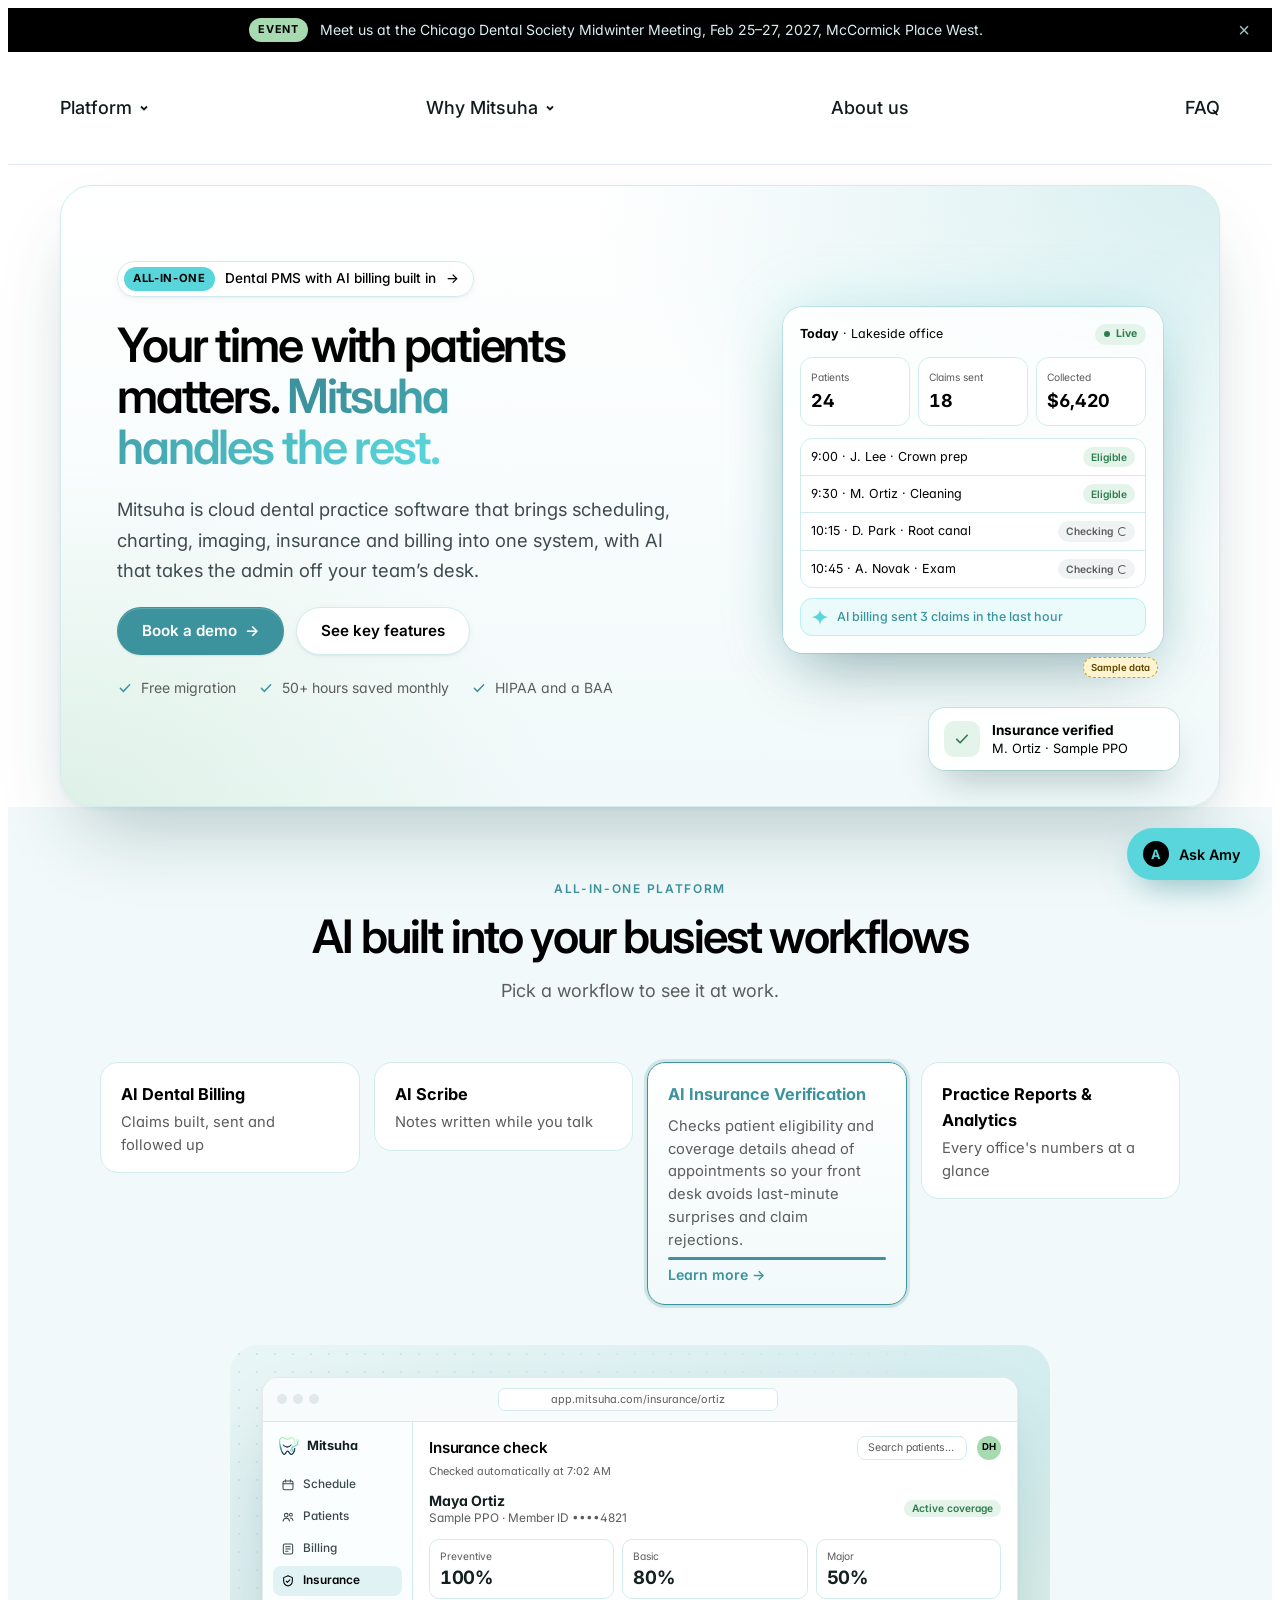
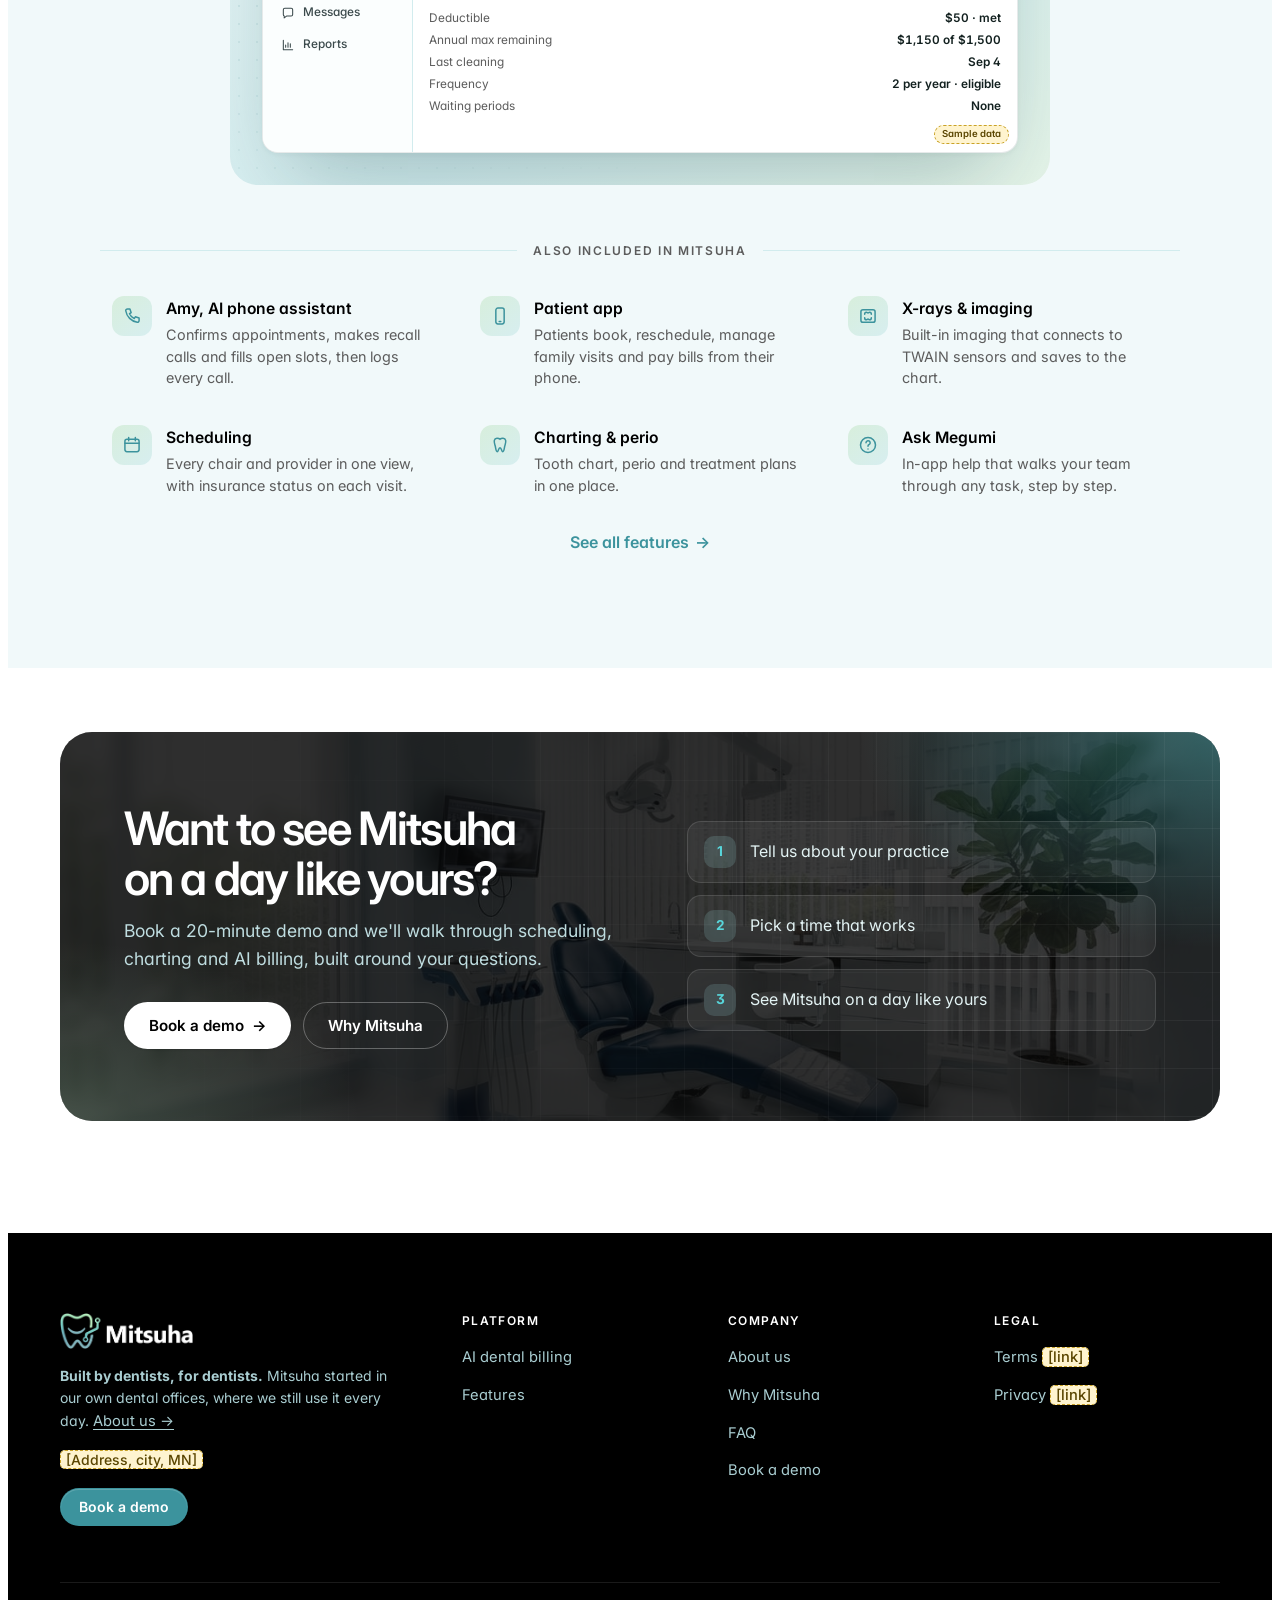
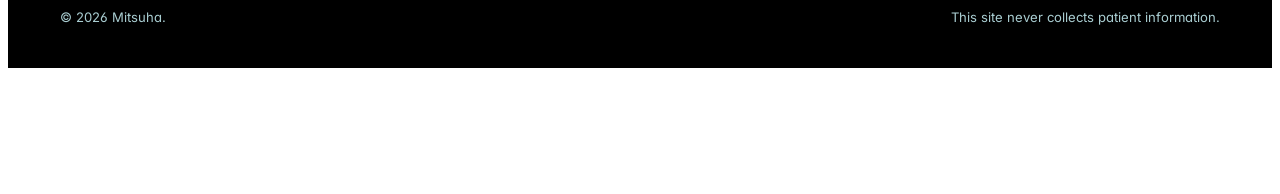
<file: index.html>
<!doctype html>
<html lang="en" data-brand="aqua">
<head>
<meta charset="utf-8">
<meta name="viewport" content="width=device-width, initial-scale=1, viewport-fit=cover">
<title>All-in-One Dental Practice Management Software | Mitsuha</title>
<meta name="description" content="Mitsuha is all-in-one cloud dental practice management software with AI billing: scheduling, charting, imaging, insurance and payments. Book a demo.">
<meta name="robots" content="index,follow,max-image-preview:large">
<link rel="canonical" href="https://mitsuha.com/">
<meta name="theme-color" content="#FFFFFF">
<link rel="icon" href="/favicon.ico" sizes="any">
<link rel="icon" type="image/png" sizes="32x32" href="/images/brand/favicon-32.png">
<link rel="icon" type="image/png" sizes="16x16" href="/images/brand/favicon-16.png">
<link rel="apple-touch-icon" sizes="180x180" href="/images/brand/apple-touch-icon.png">
<meta property="og:type" content="website">
<meta property="og:site_name" content="Mitsuha">
<meta property="og:locale" content="en_US">
<meta property="og:title" content="All-in-One Dental Practice Management Software | Mitsuha">
<meta property="og:description" content="Mitsuha is all-in-one cloud dental practice management software with AI billing: scheduling, charting, imaging, insurance and payments. Book a demo.">
<meta property="og:url" content="https://mitsuha.com/">
<meta property="og:image" content="https://mitsuha.com/images/og/mitsuha-og.jpg">
<meta property="og:image:width" content="1200">
<meta property="og:image:height" content="630">
<meta property="og:image:alt" content="Mitsuha: all-in-one cloud dental practice management software with AI billing">
<meta name="twitter:card" content="summary_large_image">
<meta name="twitter:title" content="All-in-One Dental Practice Management Software | Mitsuha">
<meta name="twitter:description" content="Mitsuha is all-in-one cloud dental practice management software with AI billing: scheduling, charting, imaging, insurance and payments. Book a demo.">
<meta name="twitter:image" content="https://mitsuha.com/images/og/mitsuha-og.jpg">
<link rel="preconnect" href="https://fonts.googleapis.com">
<link rel="preconnect" href="https://fonts.gstatic.com" crossorigin>
<link rel="stylesheet" href="https://fonts.googleapis.com/css2?family=Inter:wght@400;500;600;700&display=swap">
<link rel="stylesheet" href="/assets/site.ee6e51f34d.css">
<link rel="preload" as="image" href="/images/modern-dental-operatory.jpg">
<script type="application/ld+json">{"@context":"https://schema.org","@graph":[{"@type":"Organization","@id":"https://mitsuha.com/#organization","name":"Mitsuha","url":"https://mitsuha.com/","logo":"https://mitsuha.com/images/brand/mitsuha-mark-512.png","description":"Cloud dental practice management software with AI billing, built by dentists who run their own offices on it.","address":{"@type":"PostalAddress","addressLocality":"St. Paul","addressRegion":"MN","addressCountry":"US"}},{"@type":"WebSite","@id":"https://mitsuha.com/#website","name":"Mitsuha","url":"https://mitsuha.com/","publisher":{"@id":"https://mitsuha.com/#organization"}},{"@type":"SoftwareApplication","name":"Mitsuha","applicationCategory":"BusinessApplication","applicationSubCategory":"All-in-one dental practice management software","operatingSystem":"Web browser","url":"https://mitsuha.com/","description":"Mitsuha is all-in-one cloud dental practice management software with AI billing: scheduling, charting, imaging, insurance and payments. Book a demo.","featureList":["AI billing and claim follow-up","AI insurance verification","AI Scribe voice charting","Amy, AI phone assistant","Patient app","Scheduling","Charting and treatment planning","X-rays and imaging","Reports and dashboards"],"publisher":{"@id":"https://mitsuha.com/#organization"}},{"@type":"Event","name":"Chicago Dental Society Midwinter Meeting 2027","startDate":"2027-02-25","endDate":"2027-02-27","eventStatus":"https://schema.org/EventScheduled","eventAttendanceMode":"https://schema.org/OfflineEventAttendanceMode","url":"https://www.cds.org/event/midwinter-meeting-2027/","location":{"@type":"Place","name":"McCormick Place West","address":{"@type":"PostalAddress","streetAddress":"2301 S. Indiana Avenue","addressLocality":"Chicago","addressRegion":"IL","addressCountry":"US"}},"organizer":{"@type":"Organization","name":"Chicago Dental Society","url":"https://www.cds.org"},"description":"Mitsuha will be exhibiting at the Chicago Dental Society Midwinter Meeting 2027 at McCormick Place West in Chicago. Visit our booth to see AI billing and cloud dental software built by dentists."}]}</script>
</head>
<body data-page="home">
<a class="skip" href="#main">Skip to content</a>
<div class="announce" id="announce" role="region" aria-label="Announcement">
  <div class="wrap">
    <span class="tag" id="annTag">Event</span>
    <span id="annText">Meet us at the Chicago Dental Society Midwinter Meeting, Feb 25–27, 2027, McCormick Place West.</span>
    <span id="annLink"></span>
    <button class="x" id="annClose" aria-label="Dismiss announcement">×</button>
  </div>
</div>

<header class="site" id="siteHeader">
  <div class="wrap">
    <a href="/" class="logo" aria-label="Mitsuha home"><img class="logo-img" src="/images/brand/logo.png" alt="Mitsuha" width="133" height="36"></a>
    <nav class="main" aria-label="Main">
      <div class="dd">
        <a href="/features" class="dd-top" data-route-group="platform">Platform <svg width="12" height="12" viewBox="0 0 12 12" fill="none" stroke="currentColor" stroke-width="1.8"><path d="M3 4.5l3 3 3-3"/></svg></a>
        <div class="dd-panel" id="dd-platform">
          <a href="/ai-dental-billing"><span class="dd-ico" data-ico="billing"></span><span><b>AI billing</b><span>Claims built, sent and followed up for you</span></span></a>
          <a href="/features"><span class="dd-ico" data-ico="grid"></span><span><b>All features</b><span>Scheduling, charting, texting and reports</span></span></a>
          <a class="dd-all" href="/features">See the whole platform →</a>
        </div>
      </div>
      <div class="dd">
        <a href="/why-mitsuha" class="dd-top" data-route-group="why-mitsuha">Why Mitsuha <svg width="12" height="12" viewBox="0 0 12 12" fill="none" stroke="currentColor" stroke-width="1.8"><path d="M3 4.5l3 3 3-3"/></svg></a>
        <div class="dd-panel" id="dd-switch">
          <a href="/why-mitsuha"><span class="dd-ico" data-ico="cloud"></span><span><b>Why Mitsuha</b><span>Cloud vs server, comparisons and switching</span></span></a>
          <a href="/why-mitsuha/dentrix"><span class="dd-ico" data-ico="arrow"></span><span><b>Dentrix alternative</b><span>Side-by-side comparison</span></span></a>
          <a href="/why-mitsuha/eaglesoft"><span class="dd-ico" data-ico="arrow"></span><span><b>Eaglesoft alternative</b><span>Side-by-side comparison</span></span></a>
          <a href="/why-mitsuha/open-dental"><span class="dd-ico" data-ico="arrow"></span><span><b>Open Dental alternative</b><span>Side-by-side comparison</span></span></a>
          <a class="dd-all" href="/why-mitsuha">Why Mitsuha →</a>
        </div>
      </div>
      <a href="/about">About us</a>
      <a href="/faq">FAQ</a>
    </nav>
    <div class="hdr-cta"><button class="btn btn-primary btn-sm" data-demo="header">Book a demo</button></div>
    <button class="menu-btn" id="menuBtn" aria-label="Open menu" aria-expanded="false" aria-controls="mnav"><span></span><span></span><span></span></button>
  </div>
  <div class="mnav" id="mnav">
    <p>Platform</p><a href="/features">Platform overview</a><a href="/ai-dental-billing">AI billing</a><a href="/features">All features</a>
    <p>Why Mitsuha</p><a href="/why-mitsuha">Why Mitsuha</a><a href="/why-mitsuha/dentrix">Dentrix alternative</a><a href="/why-mitsuha/eaglesoft">Eaglesoft alternative</a><a href="/why-mitsuha/open-dental">Open Dental alternative</a>
    <p>Company</p><a href="/about">About us</a><a href="/faq">FAQ</a>
    <button class="btn btn-primary" data-demo="mobile-menu">Book a demo</button>
  </div>
</header>


<main id="main">
<section class="page active" data-page="home">
  <div class="hero2">
    <div class="wrap">
      <div class="hero-frame">
<div class="hero-inner">
          <div class="hero-copy2">
            <a class="chip ai-chip" href="/features"><b>All-in-one</b> Dental PMS with AI billing built in <span aria-hidden="true">→</span></a>
            <h1>Your time with patients matters. <span class="grad">Mitsuha handles the rest.</span></h1>
            <p class="lede">Mitsuha is cloud dental practice software that brings scheduling, charting, imaging, insurance and billing into one system, with AI that takes the admin off your team’s desk.</p>
            <div class="btn-row">
              <button class="btn btn-primary" data-demo="home-hero">Book a demo <span class="arr" aria-hidden="true">→</span></button>
              <button class="btn btn-ghost" data-scroll="tour">See key features</button>
            </div>
            <div class="hero-meta">
              <span><svg width="16" height="16" viewBox="0 0 24 24" fill="none" stroke="currentColor" stroke-width="2.2" stroke-linecap="round"><path d="M5 12.5l4.5 4.5L19 7"/></svg>Free migration</span>
              <span><svg width="16" height="16" viewBox="0 0 24 24" fill="none" stroke="currentColor" stroke-width="2.2" stroke-linecap="round"><path d="M5 12.5l4.5 4.5L19 7"/></svg>50+ hours saved monthly</span>
              <span><svg width="16" height="16" viewBox="0 0 24 24" fill="none" stroke="currentColor" stroke-width="2.2" stroke-linecap="round"><path d="M5 12.5l4.5 4.5L19 7"/></svg>HIPAA and a BAA</span>
            </div>
          </div>
          <div class="live glass" aria-label="Sample live dashboard">
            <div class="live-head"><span><b>Today</b> · Lakeside office</span><span class="live-dot">Live</span></div>
            <div class="live-tiles">
              <div><span>Patients</span><b>24</b></div>
              <div><span>Claims sent</span><b id="lvClaims">18</b></div>
              <div><span>Collected</span><b id="lvPaid">$6,420</b></div>
            </div>
            <div class="live-list" id="lvList"></div>
            <div class="live-ai"><span class="spark" aria-hidden="true"></span><span id="lvAi">AI billing sent 3 claims in the last hour</span></div>
            <span class="sample">Sample data</span>
          </div>
        </div>
        <div class="toast live-toast" id="liveToast" aria-live="polite"></div>
      </div>
    </div>
  </div>

  <div class="band tint" id="tour" style="padding-top:72px">
    <div class="wrap">
      <div class="sec-head center reveal">
        <p class="eyebrow">All-In-One platform</p>
        <h2>AI built into your busiest workflows</h2>
        <p class="lede">Pick a workflow to see it at work.</p>
      </div>
      <div class="kf-sum reveal" role="tablist" aria-label="Key features">
        <div class="kf-card"><button type="button" role="tab" id="kft-billing" aria-controls="kfp-billing" aria-selected="true" tabindex="0" data-kf="billing"><b>AI Dental Billing</b><span class="kf-short">Claims built, sent and followed up</span><span class="kf-long">Automates routine claim creation, submission, and unpaid claim follow-up—cutting daily billing time from 3–4 hours to 1–2 hours while flagging only the exceptions your team needs to review.</span><span class="prog" aria-hidden="true"></span></button><a class="kf-more" href="/ai-dental-billing">Learn more about AI billing →</a></div>
        <div class="kf-card"><button type="button" role="tab" id="kft-scribe" aria-controls="kfp-scribe" aria-selected="false" tabindex="-1" data-kf="scribe"><b>AI Scribe</b><span class="kf-short">Notes written while you talk</span><span class="kf-long">Turns patient conversations into structured, accurate clinical notes automatically, cutting after-hours charting for doctors and hygienists.</span><span class="prog" aria-hidden="true"></span></button><a class="kf-more" href="/features#feat-scribe">Learn more →</a></div>
        <div class="kf-card"><button type="button" role="tab" id="kft-insurance" aria-controls="kfp-insurance" aria-selected="false" tabindex="-1" data-kf="insurance"><b>AI Insurance Verification</b><span class="kf-short">Coverage checked before every visit</span><span class="kf-long">Checks patient eligibility and coverage details ahead of appointments so your front desk avoids last-minute surprises and claim rejections.</span><span class="prog" aria-hidden="true"></span></button><a class="kf-more" href="/features#feat-insurance">Learn more →</a></div>
        <div class="kf-card"><button type="button" role="tab" id="kft-reports" aria-controls="kfp-reports" aria-selected="false" tabindex="-1" data-kf="reports"><b>Practice Reports &amp; Analytics</b><span class="kf-short">Every office's numbers at a glance</span><span class="kf-long">Delivers real-time visibility into production, collections, scheduling gaps, and multi-office performance from any browser.</span><span class="prog" aria-hidden="true"></span></button><a class="kf-more" href="/features#feat-reports">Learn more →</a></div>
      </div>
<div class="kf-panel" id="kfp-billing" role="tabpanel" aria-labelledby="kft-billing">
        <div class="kf-copy"><span class="ai-tag">AI</span><h3>AI billing</h3><p class="lede">Claims are built, sent and followed up for you. Your team only steps in on the claims that need a person.</p><ul class="checks"><li>Daily billing time cut from 3–4 hours to 1–2 hours</li><li>Payments posted automatically from ERAs</li><li>Coding errors caught before claims go out</li></ul><div><a href="/ai-dental-billing" class="text-link">See AI billing <span class="arr" aria-hidden="true">→</span></a></div></div>
        <div class="kf-vis"><div class="visual-bg"><div class="pipe" data-pipe aria-label="Sample: AI billing working through claims">
  <div class="pipe-head">
    <span class="pipe-title"><span class="spark sm" aria-hidden="true"></span><b>AI billing</b><span class="live-dot">Running</span></span>
    <button type="button" class="pipe-toggle" aria-pressed="false">Pause</button>
  </div>
  <div class="pipe-stats"><div><span>Sent today</span><b data-k="sent">41</b></div><div><span>Paid today</span><b data-k="paid">33</b></div><div><span>Collected</span><b data-k="amt">$12,480</b></div><div><span>Staff touches</span><b data-k="touch">2</b></div></div>
    <div class="pipe-rows"></div>
  <span class="sample">Sample data</span>
</div>
</div></div>
      </div>
      <div class="kf-panel" id="kfp-scribe" role="tabpanel" aria-labelledby="kft-scribe" hidden>
        <div class="kf-copy"><span class="ai-tag">AI</span><h3>AI Scribe</h3><p class="lede">AI Scribe listens during the visit and writes it up: the doctor's notes, the procedure codes and the treatment plan, formatted and ready for the next department.</p><ul class="checks"><li>SOAP notes and perio charting by voice</li><li>Codes and treatment plans filled in from the visit</li><li>Rendered services go straight to billing</li></ul><div><a href="/features#feat-scribe" class="text-link">See AI Scribe <span class="arr" aria-hidden="true">→</span></a></div></div>
        <div class="kf-vis"><div class="visual-bg ai-bg"><div class="scribe" data-scribe aria-label="Sample: AI Scribe writing up a visit">
          <div class="sc-head"><span class="rec-dot"></span><b>AI Scribe</b><span class="sc-sub">Periodic exam · Dr. Hansen</span><span class="sc-time">0:42</span></div>
          <div class="sc-wave" aria-hidden="true"><i></i><i></i><i></i><i></i><i></i><i></i><i></i><i></i><i></i><i></i><i></i><i></i><i></i><i></i><i></i><i></i><i></i><i></i></div>
          <p class="sc-quote st" style="--d:.2s">"Upper right first molar, the old MOD filling is fractured. Let's plan a porcelain crown on number three."</p>
          <div class="sc-note st" style="--d:.9s">
            <div><b>S</b><span>Sensitivity on the upper right when chewing.</span></div>
            <div><b>O</b><span>Fractured MOD restoration, #3. Perio within normal limits.</span></div>
            <div><b>A</b><span>Cracked restoration, #3.</span></div>
            <div><b>P</b><span>Porcelain crown, #3. Recall in 6 months.</span></div>
          </div>
          <div class="sc-codes st" style="--d:1.8s"><span>D0120 · Periodic exam</span><span>D2740 · Crown, porcelain #3</span></div>
          <div class="sc-status st" style="--d:2.5s"><span>✓ Treatment plan updated</span><span>✓ Sent to billing</span></div>
          <span class="sample">Sample data</span>
        </div></div></div>
      </div>
      <div class="kf-panel" id="kfp-insurance" role="tabpanel" aria-labelledby="kft-insurance" hidden>
        <div class="kf-copy"><span class="ai-tag">AI</span><h3>AI insurance verification</h3><p class="lede">Coverage is checked automatically before every visit, with full benefit details right on the schedule.</p><ul class="checks"><li>Runs on its own before each appointment</li><li>Check a whole day or week with one click</li><li>Problems flagged on the schedule</li></ul><div><a href="/features#feat-insurance" class="text-link">See insurance verification <span class="arr" aria-hidden="true">→</span></a></div></div>
        <div class="kf-vis"><div class="visual-bg"><div class="app" data-screen="insurance"></div></div></div>
      </div>
      <div class="kf-panel" id="kfp-reports" role="tabpanel" aria-labelledby="kft-reports" hidden>
        <div class="kf-copy"><h3>Reports and practice metrics</h3><p class="lede">Live collections, production and collection rate, for one office or all of them. Try switching the period or office.</p><ul class="checks"><li>Dashboards for dentists, managers and staff</li><li>Reports emailed automatically</li><li>AI points out what needs attention</li></ul><div><a href="/features#feat-reports" class="text-link">See reports <span class="arr" aria-hidden="true">→</span></a></div></div>
        <div class="kf-vis"><div class="visual-bg"><div class="app" data-screen="reports"></div></div></div>
      </div>
      <div class="also reveal">
        <p class="also-h"><span>Also included in Mitsuha</span></p>
        <ul class="also-grid">
          <li><a href="/features#feat-amy"><span class="also-ic" data-ico="phone"></span><span class="also-t"><b>Amy, AI phone assistant <span class="arr" aria-hidden="true">→</span></b><span>Confirms appointments, makes recall calls and fills open slots, then logs every call.</span></span></a></li>
          <li><a href="/features#feat-patient"><span class="also-ic" data-ico="mobile"></span><span class="also-t"><b>Patient app <span class="arr" aria-hidden="true">→</span></b><span>Patients book, reschedule, manage family visits and pay bills from their phone.</span></span></a></li>
          <li><a href="/features#feat-imaging"><span class="also-ic" data-ico="xray"></span><span class="also-t"><b>X-rays &amp; imaging <span class="arr" aria-hidden="true">→</span></b><span>Built-in imaging that connects to TWAIN sensors and saves to the chart.</span></span></a></li>
          <li><a href="/features#feat-schedule"><span class="also-ic" data-ico="calendar"></span><span class="also-t"><b>Scheduling <span class="arr" aria-hidden="true">→</span></b><span>Every chair and provider in one view, with insurance status on each visit.</span></span></a></li>
          <li><a href="/features#feat-chart"><span class="also-ic" data-ico="tooth"></span><span class="also-t"><b>Charting &amp; perio <span class="arr" aria-hidden="true">→</span></b><span>Tooth chart, perio and treatment plans in one place.</span></span></a></li>
          <li><a href="/features#feat-ask"><span class="also-ic" data-ico="help"></span><span class="also-t"><b>Ask Megumi <span class="arr" aria-hidden="true">→</span></b><span>In-app help that walks your team through any task, step by step.</span></span></a></li>
        </ul>
        <p class="also-all"><a href="/features" class="text-link">See all features <span class="arr" aria-hidden="true">→</span></a></p>
      </div>
</div>
  </div>

  <div class="band tight" style="padding-bottom:112px">
    <div class="wrap">
      <div class="cta-band office-dark reveal"><div class="office-bg" data-office></div>
        <div>
          <h2>Want to see Mitsuha on a day like yours?</h2>
          <p>Book a 20-minute demo and we'll walk through scheduling, charting and AI billing, built around your questions.</p>
          <div class="btn-row"><button class="btn btn-primary" data-demo="home-final">Book a demo <span class="arr" aria-hidden="true">→</span></button><a class="btn btn-ghost" href="/why-mitsuha">Why Mitsuha</a></div>
        </div>
        <ul class="cta-list">
          <li><b>1</b>Tell us about your practice</li>
          <li><b>2</b>Pick a time that works</li>
          <li><b>3</b>See Mitsuha on a day like yours</li>
        </ul>
      </div>
    </div>
  </div>
</section>
</main>

<footer class="site">
  <div class="wrap">
    <div class="cols">
      <div class="stack">
        <a href="/" class="logo" aria-label="Mitsuha home"><img class="logo-img" src="/images/brand/logo-on-dark.png" alt="Mitsuha" width="133" height="36"></a>
        <p class="small foot-story" style="max-width:38ch"><b>Built by dentists, for dentists.</b> Mitsuha started in our own dental offices, where we still use it every day. <a href="/about">About us →</a></p>
        <p class="small"><span class="ph">[Address, city, MN]</span></p>
        <div><button class="btn btn-primary btn-sm" data-demo="footer">Book a demo</button></div>
      </div>
      <div><h3>Platform</h3><ul><li><a href="/ai-dental-billing">AI dental billing</a></li><li><a href="/features">Features</a></li></ul></div>
      <div><h3>Company</h3><ul><li><a href="/about">About us</a></li><li><a href="/why-mitsuha">Why Mitsuha</a></li><li><a href="/faq">FAQ</a></li><li><a href="/demo">Book a demo</a></li></ul></div>
      <div><h3>Legal</h3><ul><li><a href="#" data-noop>Terms <span class="ph">[link]</span></a></li><li><a href="#" data-noop>Privacy <span class="ph">[link]</span></a></li></ul></div>
    </div>
    <div class="legal"><span>© 2026 Mitsuha.</span><span>This site never collects patient information.</span></div>
  </div>
</footer>

<div class="mobile-cta"><button class="btn btn-primary" data-demo="mobile-sticky">Book a demo</button></div>

<button class="cb-launch" id="cbLaunch" aria-expanded="false" aria-controls="cb"><span class="amy-dot" aria-hidden="true">A</span><span class="lbl">Ask Amy</span><span class="sr-only">Open chat with Amy</span></button>
<div class="cb-nudge" id="cbNudge" hidden role="status">Hi, I'm Amy! Ask me anything about Mitsuha. I can type or talk. <button type="button" aria-label="Dismiss">×</button></div>
<div class="cb" id="cb" hidden role="dialog" aria-label="Chat with Amy">
  <div class="cb-head"><span class="cb-av" id="cbAv">A</span><span><b>Amy</b><small>Mitsuha assistant · types and talks</small></span><button class="cb-x" id="cbX" aria-label="Close chat">×</button></div>
  <div class="cb-voice">
    <button type="button" id="cbTalk" aria-pressed="false"><svg width="15" height="15" viewBox="0 0 24 24" fill="none" stroke="currentColor" stroke-width="2" stroke-linecap="round"><rect x="9" y="3" width="6" height="11" rx="3"/><path d="M5.5 11a6.5 6.5 0 0 0 13 0M12 17.5V21"/></svg>Talk now</button>
    <button type="button" id="cbSpeak" aria-pressed="false"><svg width="15" height="15" viewBox="0 0 24 24" fill="none" stroke="currentColor" stroke-width="2" stroke-linecap="round"><path d="M4 9.5h3.5L12 5.5v13l-4.5-4H4z"/><path d="M15.5 9a4 4 0 0 1 0 6M18 6.5a7.5 7.5 0 0 1 0 11"/></svg>Voice replies</button>
    <span class="mini-wave" id="cbWave" aria-hidden="true"><i></i><i></i><i></i><i></i><i></i><i></i></span>
  </div>
  <div class="cb-body" id="cbBody" aria-live="polite"></div>
  <div class="cb-foot">
    <form class="cb-form" id="cbForm"><label for="cbInput" class="sr-only">Your question</label><input id="cbInput" placeholder="Ask Amy a question…" autocomplete="off"><button type="submit" aria-label="Send"><svg width="18" height="18" viewBox="0 0 24 24" fill="none" stroke="currentColor" stroke-width="2.2" stroke-linecap="round" stroke-linejoin="round"><path d="M5 12h14M13 6l6 6-6 6"/></svg></button></form>
    <p class="cb-note">Please don't share patient information.</p>
  </div>
</div>

<div class="modal" id="demoModal" hidden role="dialog" aria-modal="true" aria-labelledby="mTitle">
  <div class="modal-box">
    <button class="modal-close" id="modalClose" aria-label="Close">×</button>
    <div id="modalBody"></div>
  </div>
</div>

<script src="/assets/site.f2c6b86a3f.js"></script>
</body>
</html>
</file>
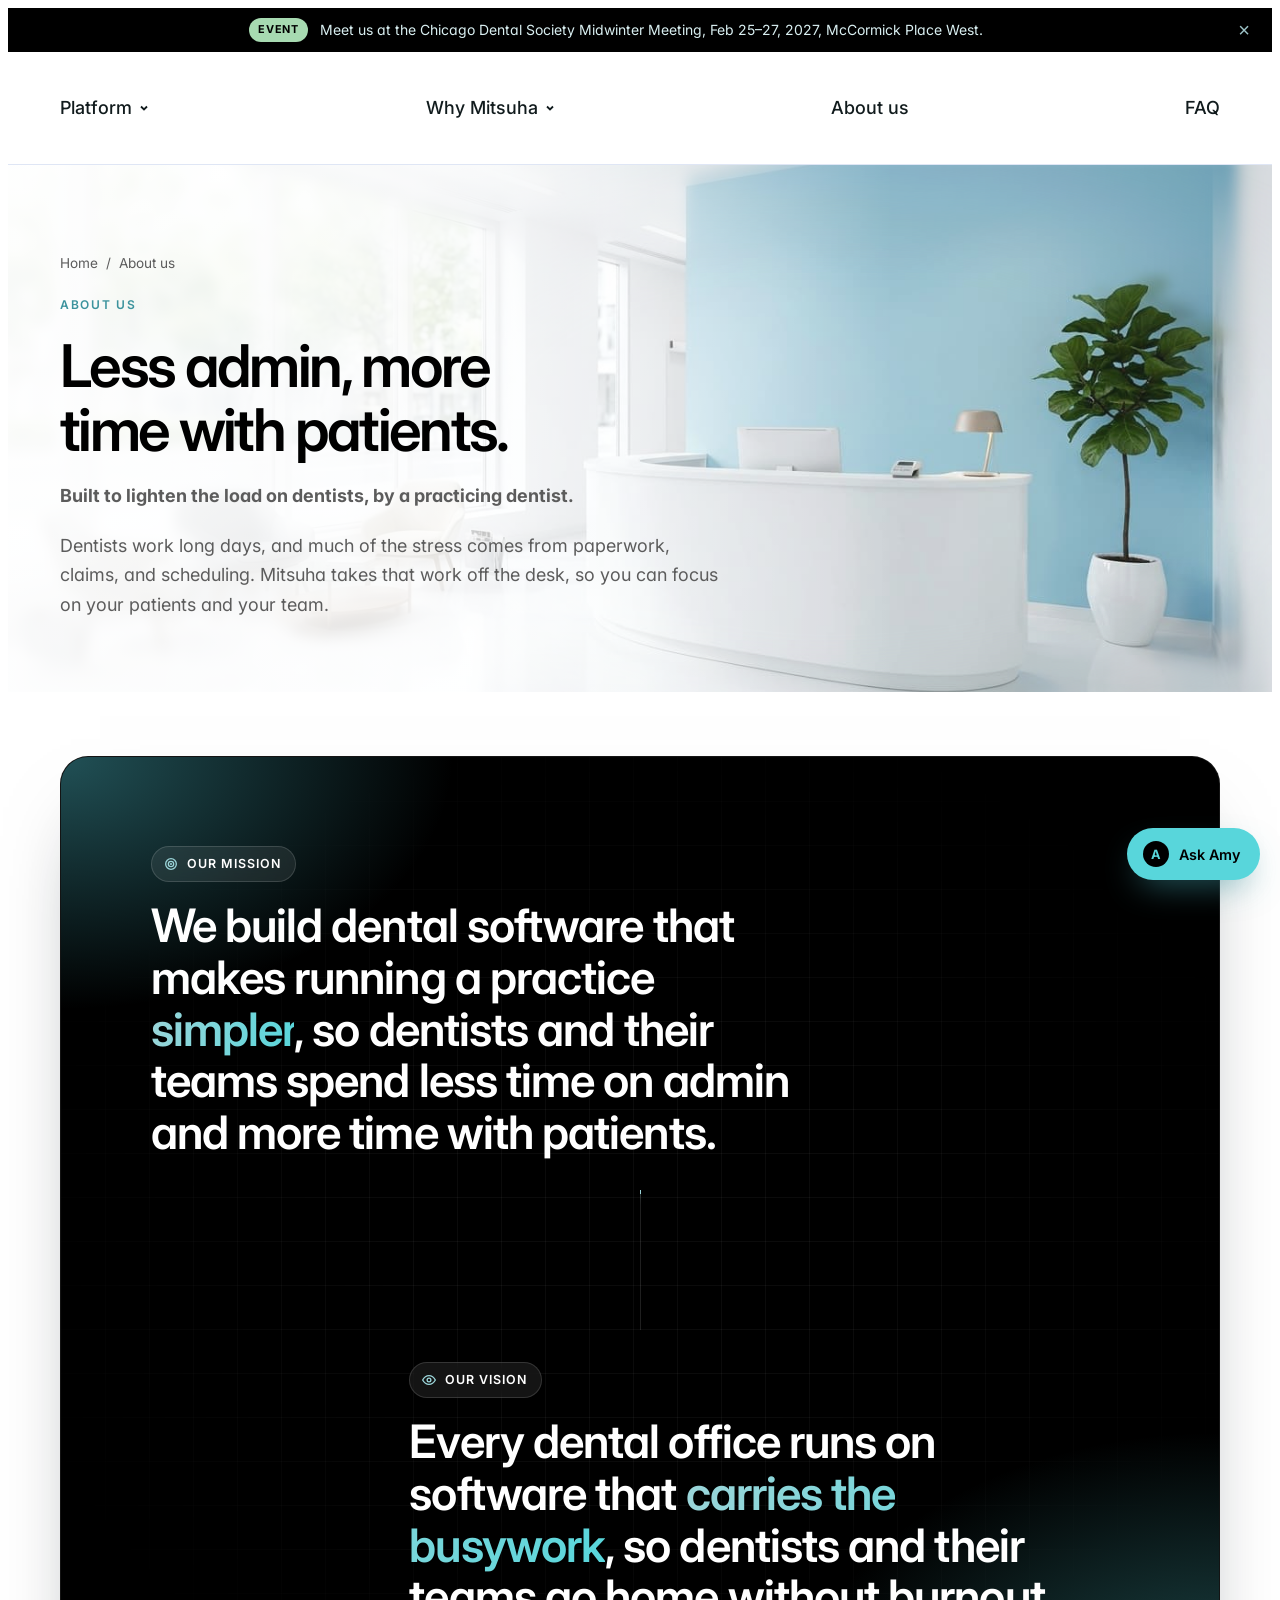
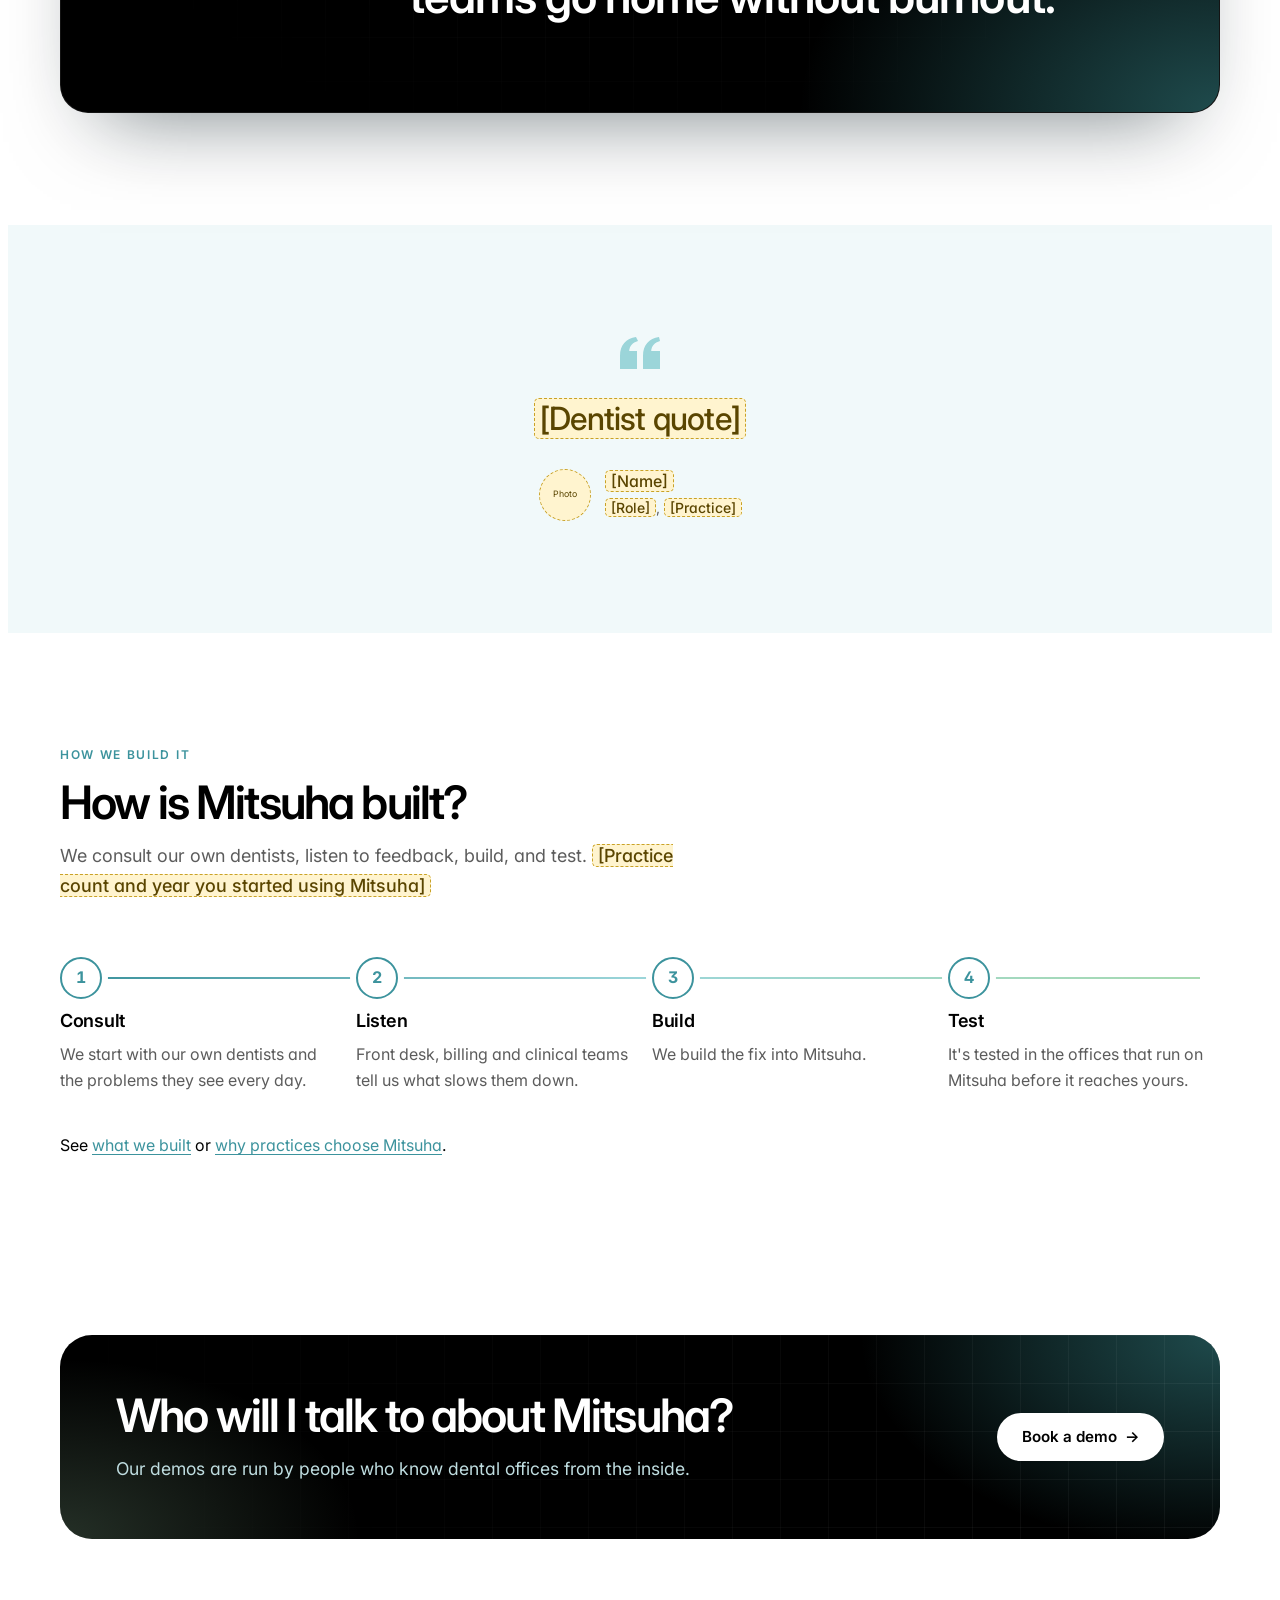
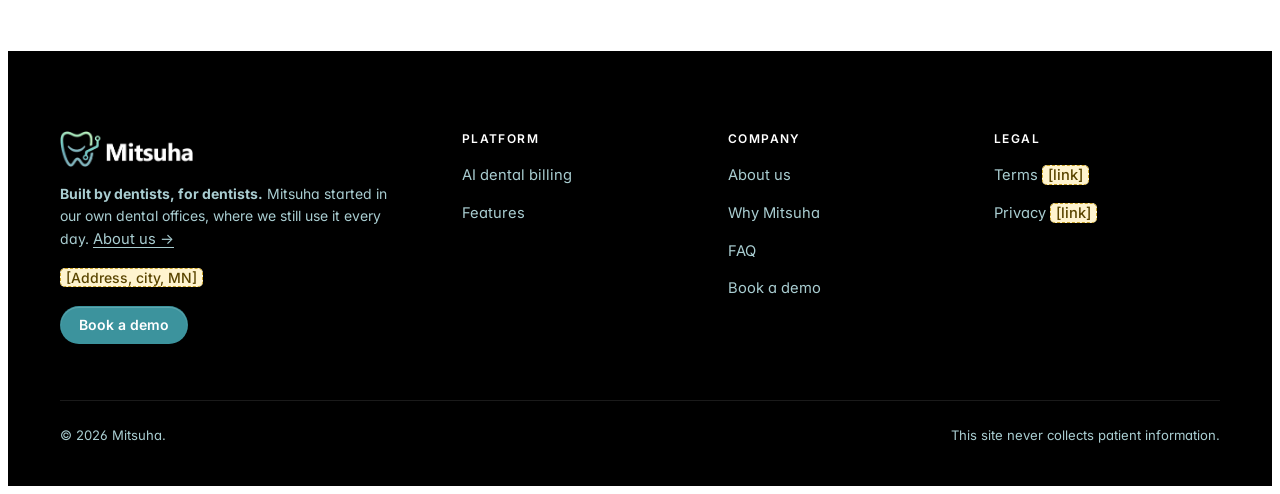
<file: about.html>
<!doctype html>
<html lang="en" data-brand="aqua">
<head>
<meta charset="utf-8">
<meta name="viewport" content="width=device-width, initial-scale=1, viewport-fit=cover">
<title>About Us: Dental Software Built by Dentists | Mitsuha</title>
<meta name="description" content="Mitsuha is cloud dental practice management software built by practicing dentists. Read our story, mission and why multiple offices run on it daily.">
<meta name="robots" content="index,follow,max-image-preview:large">
<link rel="canonical" href="https://mitsuha.com/about">
<meta name="theme-color" content="#FFFFFF">
<link rel="icon" href="/favicon.ico" sizes="any">
<link rel="icon" type="image/png" sizes="32x32" href="/images/brand/favicon-32.png">
<link rel="icon" type="image/png" sizes="16x16" href="/images/brand/favicon-16.png">
<link rel="apple-touch-icon" sizes="180x180" href="/images/brand/apple-touch-icon.png">
<meta property="og:type" content="website">
<meta property="og:site_name" content="Mitsuha">
<meta property="og:locale" content="en_US">
<meta property="og:title" content="About Us: Dental Software Built by Dentists | Mitsuha">
<meta property="og:description" content="Mitsuha is cloud dental practice management software built by practicing dentists. Read our story, mission and why multiple offices run on it daily.">
<meta property="og:url" content="https://mitsuha.com/about">
<meta property="og:image" content="https://mitsuha.com/images/og/mitsuha-og.jpg">
<meta property="og:image:width" content="1200">
<meta property="og:image:height" content="630">
<meta property="og:image:alt" content="Mitsuha: all-in-one cloud dental practice management software with AI billing">
<meta name="twitter:card" content="summary_large_image">
<meta name="twitter:title" content="About Us: Dental Software Built by Dentists | Mitsuha">
<meta name="twitter:description" content="Mitsuha is cloud dental practice management software built by practicing dentists. Read our story, mission and why multiple offices run on it daily.">
<meta name="twitter:image" content="https://mitsuha.com/images/og/mitsuha-og.jpg">
<link rel="preconnect" href="https://fonts.googleapis.com">
<link rel="preconnect" href="https://fonts.gstatic.com" crossorigin>
<link rel="stylesheet" href="https://fonts.googleapis.com/css2?family=Inter:wght@400;500;600;700&display=swap">
<link rel="stylesheet" href="/assets/site.ee6e51f34d.css">
<script type="application/ld+json">{"@context":"https://schema.org","@graph":[{"@type":"Organization","@id":"https://mitsuha.com/#organization","name":"Mitsuha","url":"https://mitsuha.com/","logo":"https://mitsuha.com/images/brand/mitsuha-mark-512.png","description":"Cloud dental practice management software with AI billing, built by dentists who run their own offices on it.","address":{"@type":"PostalAddress","addressLocality":"St. Paul","addressRegion":"MN","addressCountry":"US"}},{"@type":"WebSite","@id":"https://mitsuha.com/#website","name":"Mitsuha","url":"https://mitsuha.com/","publisher":{"@id":"https://mitsuha.com/#organization"}},{"@type":"BreadcrumbList","itemListElement":[{"@type":"ListItem","position":1,"name":"Home","item":"https://mitsuha.com/"},{"@type":"ListItem","position":2,"name":"About us","item":"https://mitsuha.com/about"}]}]}</script>
</head>
<body data-page="about">
<a class="skip" href="#main">Skip to content</a>
<div class="announce" id="announce" role="region" aria-label="Announcement">
  <div class="wrap">
    <span class="tag" id="annTag">Event</span>
    <span id="annText">Meet us at the Chicago Dental Society Midwinter Meeting, Feb 25–27, 2027, McCormick Place West.</span>
    <span id="annLink"></span>
    <button class="x" id="annClose" aria-label="Dismiss announcement">×</button>
  </div>
</div>

<header class="site" id="siteHeader">
  <div class="wrap">
    <a href="/" class="logo" aria-label="Mitsuha home"><img class="logo-img" src="/images/brand/logo.png" alt="Mitsuha" width="133" height="36"></a>
    <nav class="main" aria-label="Main">
      <div class="dd">
        <a href="/features" class="dd-top" data-route-group="platform">Platform <svg width="12" height="12" viewBox="0 0 12 12" fill="none" stroke="currentColor" stroke-width="1.8"><path d="M3 4.5l3 3 3-3"/></svg></a>
        <div class="dd-panel" id="dd-platform">
          <a href="/ai-dental-billing"><span class="dd-ico" data-ico="billing"></span><span><b>AI billing</b><span>Claims built, sent and followed up for you</span></span></a>
          <a href="/features"><span class="dd-ico" data-ico="grid"></span><span><b>All features</b><span>Scheduling, charting, texting and reports</span></span></a>
          <a class="dd-all" href="/features">See the whole platform →</a>
        </div>
      </div>
      <div class="dd">
        <a href="/why-mitsuha" class="dd-top" data-route-group="why-mitsuha">Why Mitsuha <svg width="12" height="12" viewBox="0 0 12 12" fill="none" stroke="currentColor" stroke-width="1.8"><path d="M3 4.5l3 3 3-3"/></svg></a>
        <div class="dd-panel" id="dd-switch">
          <a href="/why-mitsuha"><span class="dd-ico" data-ico="cloud"></span><span><b>Why Mitsuha</b><span>Cloud vs server, comparisons and switching</span></span></a>
          <a href="/why-mitsuha/dentrix"><span class="dd-ico" data-ico="arrow"></span><span><b>Dentrix alternative</b><span>Side-by-side comparison</span></span></a>
          <a href="/why-mitsuha/eaglesoft"><span class="dd-ico" data-ico="arrow"></span><span><b>Eaglesoft alternative</b><span>Side-by-side comparison</span></span></a>
          <a href="/why-mitsuha/open-dental"><span class="dd-ico" data-ico="arrow"></span><span><b>Open Dental alternative</b><span>Side-by-side comparison</span></span></a>
          <a class="dd-all" href="/why-mitsuha">Why Mitsuha →</a>
        </div>
      </div>
      <a href="/about" aria-current="page">About us</a>
      <a href="/faq">FAQ</a>
    </nav>
    <div class="hdr-cta"><button class="btn btn-primary btn-sm" data-demo="header">Book a demo</button></div>
    <button class="menu-btn" id="menuBtn" aria-label="Open menu" aria-expanded="false" aria-controls="mnav"><span></span><span></span><span></span></button>
  </div>
  <div class="mnav" id="mnav">
    <p>Platform</p><a href="/features">Platform overview</a><a href="/ai-dental-billing">AI billing</a><a href="/features">All features</a>
    <p>Why Mitsuha</p><a href="/why-mitsuha">Why Mitsuha</a><a href="/why-mitsuha/dentrix">Dentrix alternative</a><a href="/why-mitsuha/eaglesoft">Eaglesoft alternative</a><a href="/why-mitsuha/open-dental">Open Dental alternative</a>
    <p>Company</p><a href="/about">About us</a><a href="/faq">FAQ</a>
    <button class="btn btn-primary" data-demo="mobile-menu">Book a demo</button>
  </div>
</header>


<main id="main">
<section class="page active" data-page="about">
  <div class="page-hero office-hero">
    <div class="office-bg" data-office></div><div class="office-fade"></div>
    <div class="wrap">
      <p class="crumb"><a href="/">Home</a><span>/</span><span>About us</span></p>
      <p class="eyebrow">About us</p>
      <h1>Less admin, more time with patients.</h1>
      <p class="lede"><b>Built to lighten the load on dentists, by a practicing dentist.</b></p>
      <p class="lede">Dentists work long days, and much of the stress comes from paperwork, claims, and scheduling. Mitsuha takes that work off the desk, so you can focus on your patients and your team.</p>
    </div>
  </div>
  <div class="band" style="padding-top:64px">
    <div class="wrap">
      <div class="mv" data-mv>
        <div class="mv-col mv-step"><span class="mv-chip"><svg width="16" height="16" viewBox="0 0 24 24" fill="none" stroke="currentColor" stroke-width="2" stroke-linecap="round" aria-hidden="true"><circle cx="12" cy="12" r="8"/><circle cx="12" cy="12" r="4"/><circle cx="12" cy="12" r=".6" fill="currentColor"/></svg>Our mission</span><p class="mv-text">We build dental software that makes running a practice <span class="mv-hl">simpler</span>, so dentists and their teams spend less time on admin and more time with patients.</p></div>
        <div class="mv-div" aria-hidden="true"><i></i></div>
        <div class="mv-col mv-step"><span class="mv-chip"><svg width="16" height="16" viewBox="0 0 24 24" fill="none" stroke="currentColor" stroke-width="2" stroke-linecap="round" stroke-linejoin="round" aria-hidden="true"><path d="M2.5 12S6 5.5 12 5.5 21.5 12 21.5 12 18 18.5 12 18.5 2.5 12 2.5 12z"/><circle cx="12" cy="12" r="2.8"/></svg>Our vision</span><p class="mv-text">Every dental office runs on software that <span class="mv-hl">carries the busywork</span>, so dentists and their teams go home without burnout.</p></div>
      </div>
    </div>
  </div>
  <div class="band tint">
    <div class="wrap">
      <figure class="quote reveal">
        <svg width="40" height="32" viewBox="0 0 40 32" fill="var(--aqua)" aria-hidden="true"><path d="M0 32V19C0 8 6 1.5 16 0l2 4c-5.5 1.6-8.4 5-8.8 10H17v18H0zm23 0V19C23 8 29 1.5 39 0l1 4c-5.5 1.6-8.4 5-8.8 10H40v18H23z"/></svg>
        <blockquote><span class="ph">[Dentist quote]</span></blockquote>
        <figcaption class="who"><span class="avatar ph-block">Photo</span><span><b style="color:var(--ink)"><span class="ph">[Name]</span></b><br><span class="muted small"><span class="ph">[Role]</span>, <span class="ph">[Practice]</span></span></span></figcaption>
      </figure>
    </div>
  </div>
  <div class="band">
    <div class="wrap">
      <div class="sec-head reveal"><p class="eyebrow">How we build it</p><h2>How is Mitsuha built?</h2><p class="lede">We consult our own dentists, listen to feedback, build, and test. <span class="ph">[Practice count and year you started using Mitsuha]</span></p></div>
      <ol class="steps reveal">
        <li><span class="n">1</span><h3>Consult</h3><p class="muted">We start with our own dentists and the problems they see every day.</p></li>
        <li><span class="n">2</span><h3>Listen</h3><p class="muted">Front desk, billing and clinical teams tell us what slows them down.</p></li>
        <li><span class="n">3</span><h3>Build</h3><p class="muted">We build the fix into Mitsuha.</p></li>
        <li><span class="n">4</span><h3>Test</h3><p class="muted">It's tested in the offices that run on Mitsuha before it reaches yours.</p></li>
      </ol>
      <p style="margin-top:40px">See <a href="/features">what we built</a> or <a href="/why-mitsuha">why practices choose Mitsuha</a>.</p>
    </div>
  </div>
  <div class="band tight" style="padding-bottom:112px"><div class="wrap"><div class="cta-band simple reveal"><div><h2>Who will I talk to about Mitsuha?</h2><p>Our demos are run by people who know dental offices from the inside.</p></div><div class="btn-row"><button class="btn btn-primary" data-demo="about-final">Book a demo <span class="arr" aria-hidden="true">→</span></button></div></div></div></div>
</section>
</main>

<footer class="site">
  <div class="wrap">
    <div class="cols">
      <div class="stack">
        <a href="/" class="logo" aria-label="Mitsuha home"><img class="logo-img" src="/images/brand/logo-on-dark.png" alt="Mitsuha" width="133" height="36"></a>
        <p class="small foot-story" style="max-width:38ch"><b>Built by dentists, for dentists.</b> Mitsuha started in our own dental offices, where we still use it every day. <a href="/about">About us →</a></p>
        <p class="small"><span class="ph">[Address, city, MN]</span></p>
        <div><button class="btn btn-primary btn-sm" data-demo="footer">Book a demo</button></div>
      </div>
      <div><h3>Platform</h3><ul><li><a href="/ai-dental-billing">AI dental billing</a></li><li><a href="/features">Features</a></li></ul></div>
      <div><h3>Company</h3><ul><li><a href="/about">About us</a></li><li><a href="/why-mitsuha">Why Mitsuha</a></li><li><a href="/faq">FAQ</a></li><li><a href="/demo">Book a demo</a></li></ul></div>
      <div><h3>Legal</h3><ul><li><a href="#" data-noop>Terms <span class="ph">[link]</span></a></li><li><a href="#" data-noop>Privacy <span class="ph">[link]</span></a></li></ul></div>
    </div>
    <div class="legal"><span>© 2026 Mitsuha.</span><span>This site never collects patient information.</span></div>
  </div>
</footer>

<div class="mobile-cta"><button class="btn btn-primary" data-demo="mobile-sticky">Book a demo</button></div>

<button class="cb-launch" id="cbLaunch" aria-expanded="false" aria-controls="cb"><span class="amy-dot" aria-hidden="true">A</span><span class="lbl">Ask Amy</span><span class="sr-only">Open chat with Amy</span></button>
<div class="cb-nudge" id="cbNudge" hidden role="status">Hi, I'm Amy! Ask me anything about Mitsuha. I can type or talk. <button type="button" aria-label="Dismiss">×</button></div>
<div class="cb" id="cb" hidden role="dialog" aria-label="Chat with Amy">
  <div class="cb-head"><span class="cb-av" id="cbAv">A</span><span><b>Amy</b><small>Mitsuha assistant · types and talks</small></span><button class="cb-x" id="cbX" aria-label="Close chat">×</button></div>
  <div class="cb-voice">
    <button type="button" id="cbTalk" aria-pressed="false"><svg width="15" height="15" viewBox="0 0 24 24" fill="none" stroke="currentColor" stroke-width="2" stroke-linecap="round"><rect x="9" y="3" width="6" height="11" rx="3"/><path d="M5.5 11a6.5 6.5 0 0 0 13 0M12 17.5V21"/></svg>Talk now</button>
    <button type="button" id="cbSpeak" aria-pressed="false"><svg width="15" height="15" viewBox="0 0 24 24" fill="none" stroke="currentColor" stroke-width="2" stroke-linecap="round"><path d="M4 9.5h3.5L12 5.5v13l-4.5-4H4z"/><path d="M15.5 9a4 4 0 0 1 0 6M18 6.5a7.5 7.5 0 0 1 0 11"/></svg>Voice replies</button>
    <span class="mini-wave" id="cbWave" aria-hidden="true"><i></i><i></i><i></i><i></i><i></i><i></i></span>
  </div>
  <div class="cb-body" id="cbBody" aria-live="polite"></div>
  <div class="cb-foot">
    <form class="cb-form" id="cbForm"><label for="cbInput" class="sr-only">Your question</label><input id="cbInput" placeholder="Ask Amy a question…" autocomplete="off"><button type="submit" aria-label="Send"><svg width="18" height="18" viewBox="0 0 24 24" fill="none" stroke="currentColor" stroke-width="2.2" stroke-linecap="round" stroke-linejoin="round"><path d="M5 12h14M13 6l6 6-6 6"/></svg></button></form>
    <p class="cb-note">Please don't share patient information.</p>
  </div>
</div>

<div class="modal" id="demoModal" hidden role="dialog" aria-modal="true" aria-labelledby="mTitle">
  <div class="modal-box">
    <button class="modal-close" id="modalClose" aria-label="Close">×</button>
    <div id="modalBody"></div>
  </div>
</div>

<script src="/assets/site.f2c6b86a3f.js"></script>
</body>
</html>
</file>
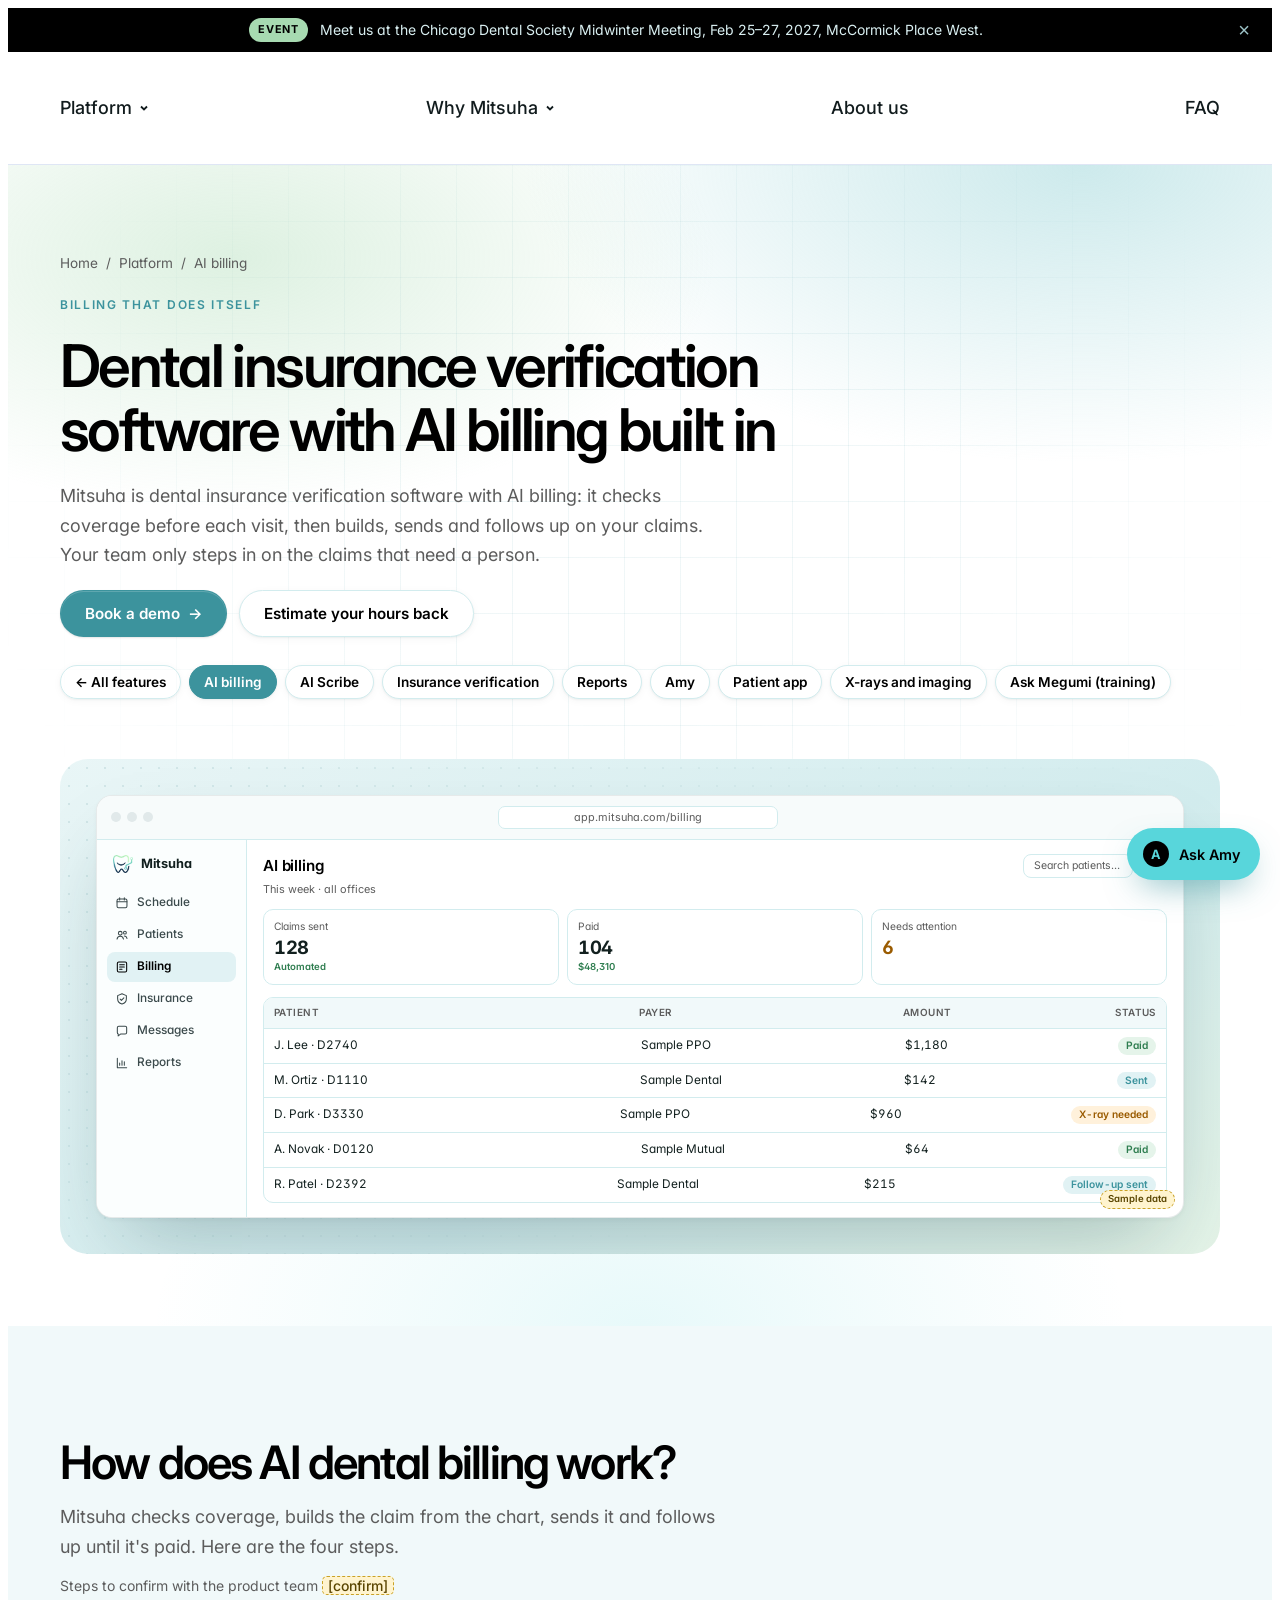
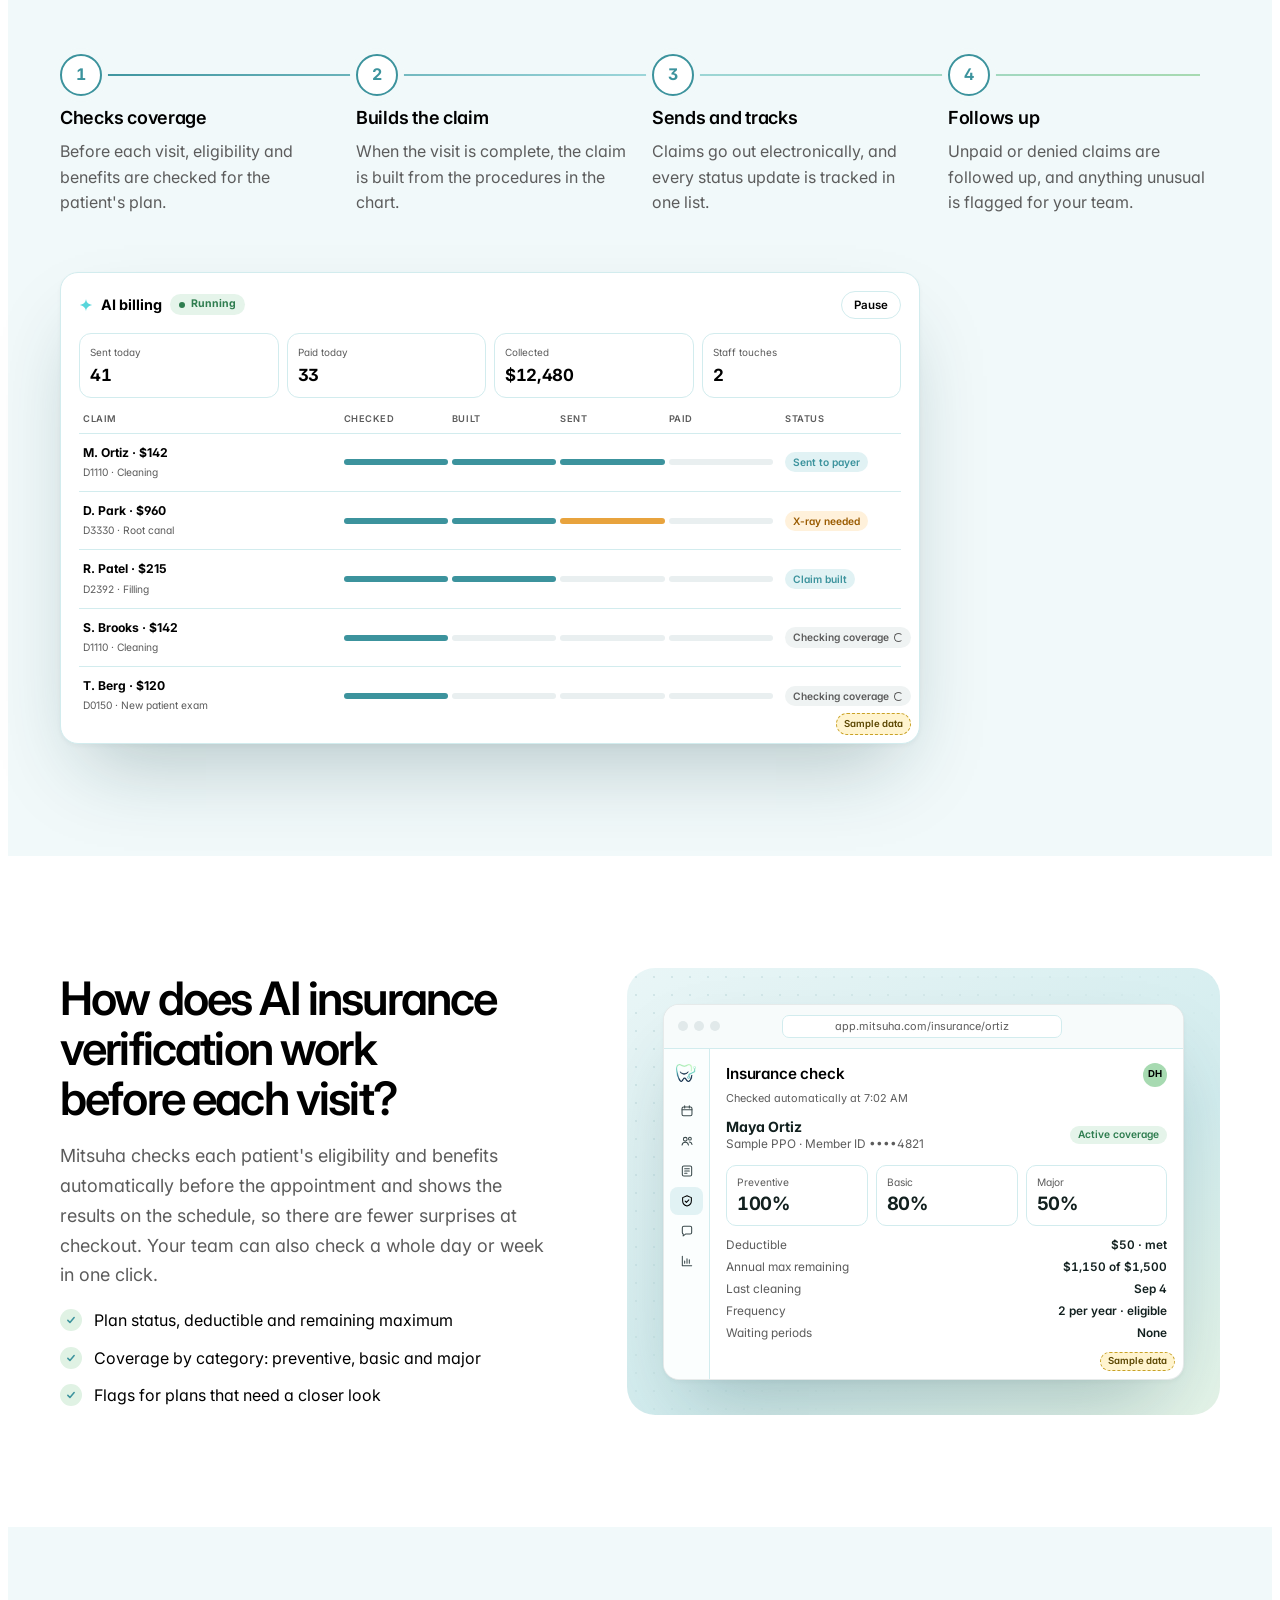
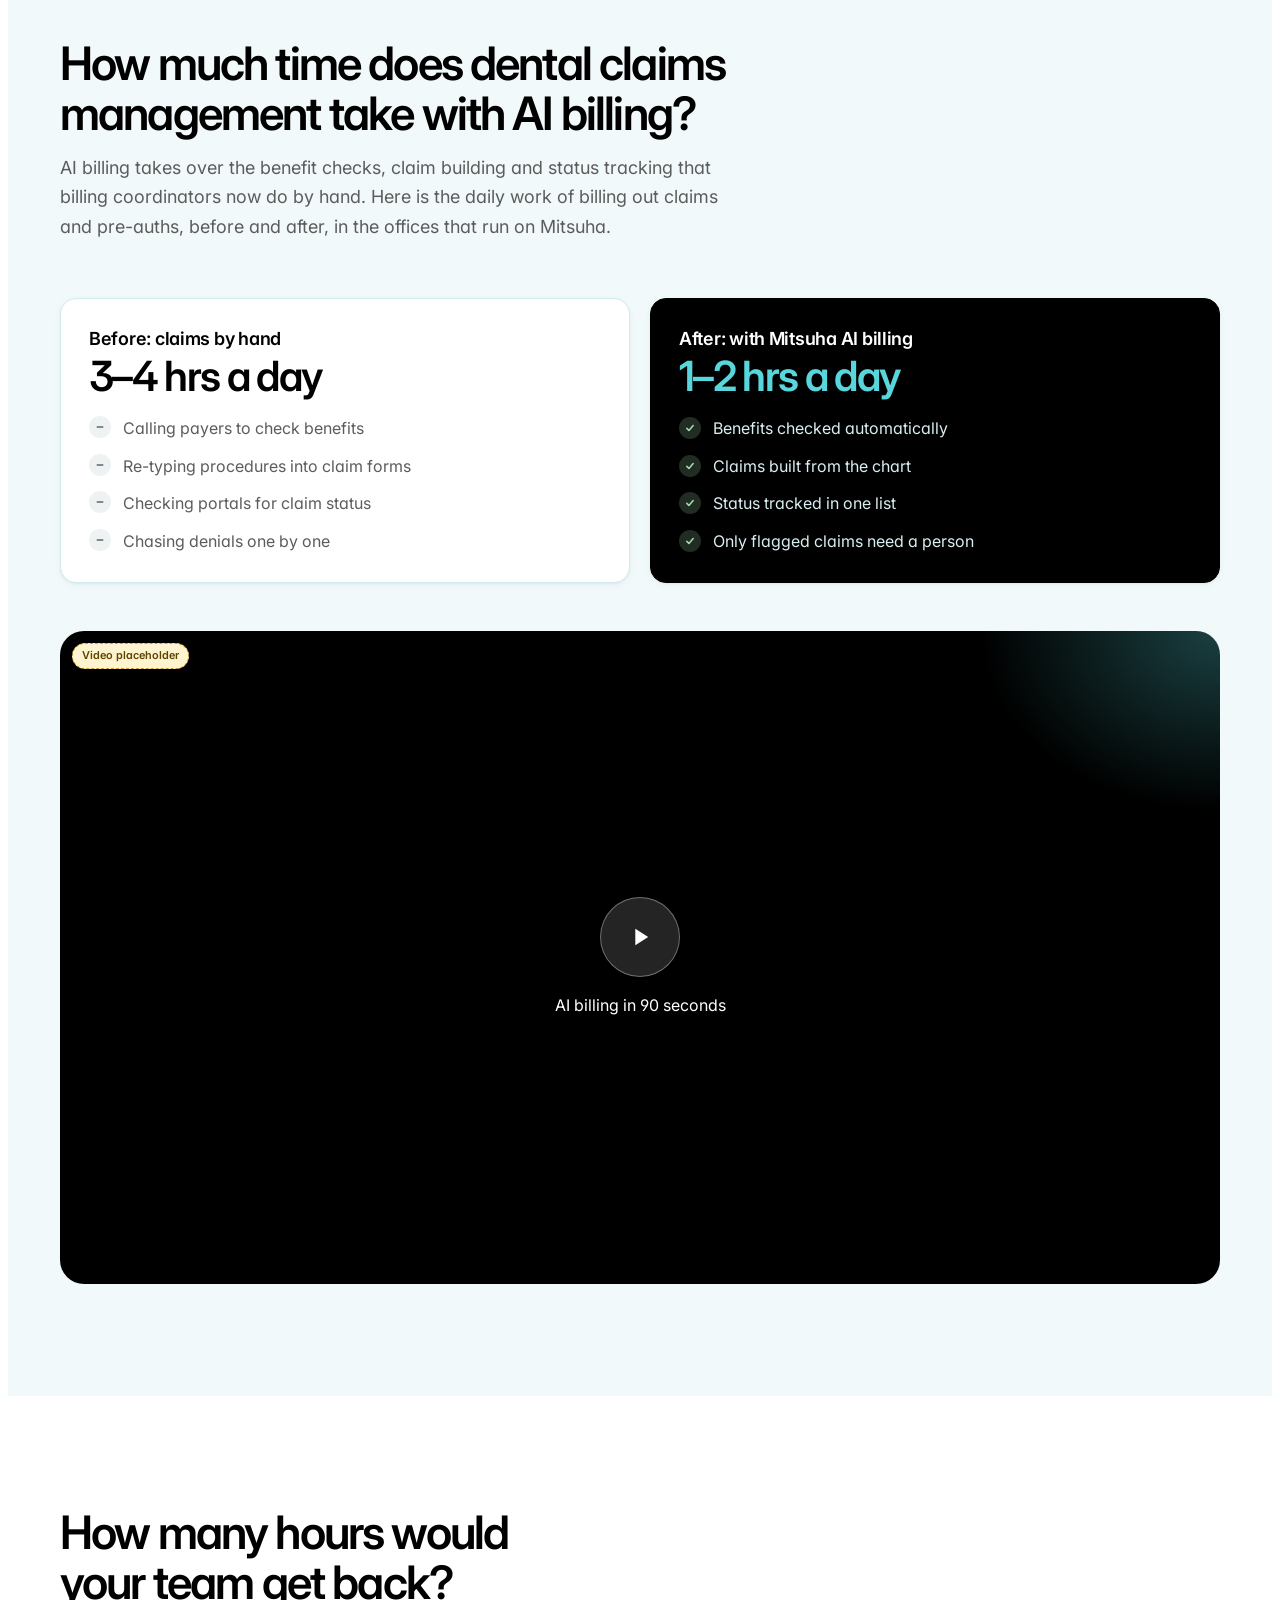
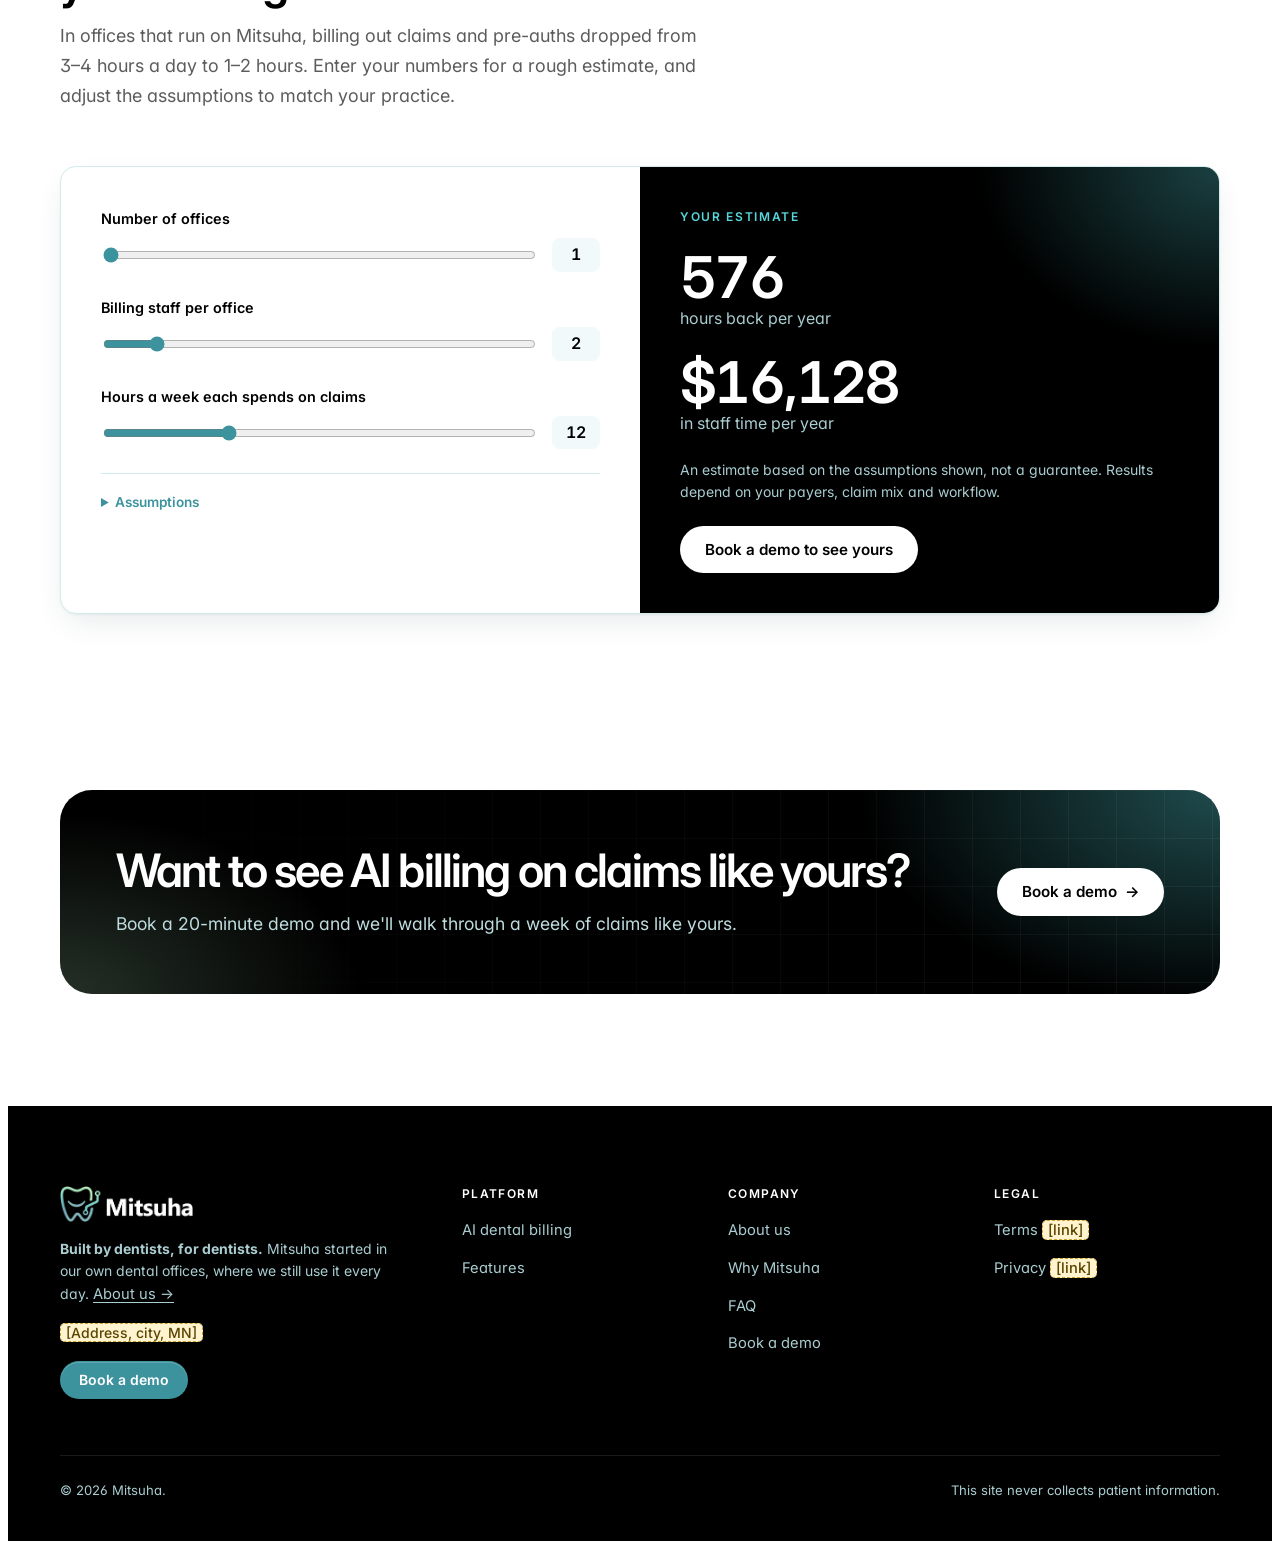
<file: ai-dental-billing.html>
<!doctype html>
<html lang="en" data-brand="aqua">
<head>
<meta charset="utf-8">
<meta name="viewport" content="width=device-width, initial-scale=1, viewport-fit=cover">
<title>Dental Insurance Verification Software | Mitsuha</title>
<meta name="description" content="Mitsuha checks dental insurance before every visit, then builds, sends and follows up on claims, cutting daily billing time from 3–4 hours to 1–2.">
<meta name="robots" content="index,follow,max-image-preview:large">
<link rel="canonical" href="https://mitsuha.com/ai-dental-billing">
<meta name="theme-color" content="#FFFFFF">
<link rel="icon" href="/favicon.ico" sizes="any">
<link rel="icon" type="image/png" sizes="32x32" href="/images/brand/favicon-32.png">
<link rel="icon" type="image/png" sizes="16x16" href="/images/brand/favicon-16.png">
<link rel="apple-touch-icon" sizes="180x180" href="/images/brand/apple-touch-icon.png">
<meta property="og:type" content="website">
<meta property="og:site_name" content="Mitsuha">
<meta property="og:locale" content="en_US">
<meta property="og:title" content="Dental Insurance Verification Software | Mitsuha">
<meta property="og:description" content="Mitsuha checks dental insurance before every visit, then builds, sends and follows up on claims, cutting daily billing time from 3–4 hours to 1–2.">
<meta property="og:url" content="https://mitsuha.com/ai-dental-billing">
<meta property="og:image" content="https://mitsuha.com/images/og/mitsuha-og.jpg">
<meta property="og:image:width" content="1200">
<meta property="og:image:height" content="630">
<meta property="og:image:alt" content="Mitsuha: all-in-one cloud dental practice management software with AI billing">
<meta name="twitter:card" content="summary_large_image">
<meta name="twitter:title" content="Dental Insurance Verification Software | Mitsuha">
<meta name="twitter:description" content="Mitsuha checks dental insurance before every visit, then builds, sends and follows up on claims, cutting daily billing time from 3–4 hours to 1–2.">
<meta name="twitter:image" content="https://mitsuha.com/images/og/mitsuha-og.jpg">
<link rel="preconnect" href="https://fonts.googleapis.com">
<link rel="preconnect" href="https://fonts.gstatic.com" crossorigin>
<link rel="stylesheet" href="https://fonts.googleapis.com/css2?family=Inter:wght@400;500;600;700&display=swap">
<link rel="stylesheet" href="/assets/site.ee6e51f34d.css">
<script type="application/ld+json">{"@context":"https://schema.org","@graph":[{"@type":"Organization","@id":"https://mitsuha.com/#organization","name":"Mitsuha","url":"https://mitsuha.com/","logo":"https://mitsuha.com/images/brand/mitsuha-mark-512.png","description":"Cloud dental practice management software with AI billing, built by dentists who run their own offices on it.","address":{"@type":"PostalAddress","addressLocality":"St. Paul","addressRegion":"MN","addressCountry":"US"}},{"@type":"WebSite","@id":"https://mitsuha.com/#website","name":"Mitsuha","url":"https://mitsuha.com/","publisher":{"@id":"https://mitsuha.com/#organization"}},{"@type":"BreadcrumbList","itemListElement":[{"@type":"ListItem","position":1,"name":"Home","item":"https://mitsuha.com/"},{"@type":"ListItem","position":2,"name":"Platform","item":"https://mitsuha.com/features"},{"@type":"ListItem","position":3,"name":"AI billing","item":"https://mitsuha.com/ai-dental-billing"}]},{"@type":"SoftwareApplication","name":"Mitsuha","applicationCategory":"BusinessApplication","applicationSubCategory":"All-in-one dental practice management software","operatingSystem":"Web browser","url":"https://mitsuha.com/ai-dental-billing","description":"Mitsuha checks dental insurance before every visit, then builds, sends and follows up on claims, cutting daily billing time from 3–4 hours to 1–2.","featureList":["AI billing and claim follow-up","AI insurance verification","AI Scribe voice charting","Amy, AI phone assistant","Patient app","Scheduling","Charting and treatment planning","X-rays and imaging","Reports and dashboards"],"publisher":{"@id":"https://mitsuha.com/#organization"}}]}</script>
</head>
<body data-page="ai-dental-billing">
<a class="skip" href="#main">Skip to content</a>
<div class="announce" id="announce" role="region" aria-label="Announcement">
  <div class="wrap">
    <span class="tag" id="annTag">Event</span>
    <span id="annText">Meet us at the Chicago Dental Society Midwinter Meeting, Feb 25–27, 2027, McCormick Place West.</span>
    <span id="annLink"></span>
    <button class="x" id="annClose" aria-label="Dismiss announcement">×</button>
  </div>
</div>

<header class="site" id="siteHeader">
  <div class="wrap">
    <a href="/" class="logo" aria-label="Mitsuha home"><img class="logo-img" src="/images/brand/logo.png" alt="Mitsuha" width="133" height="36"></a>
    <nav class="main" aria-label="Main">
      <div class="dd">
        <a href="/features" class="dd-top" data-route-group="platform" aria-current="page">Platform <svg width="12" height="12" viewBox="0 0 12 12" fill="none" stroke="currentColor" stroke-width="1.8"><path d="M3 4.5l3 3 3-3"/></svg></a>
        <div class="dd-panel" id="dd-platform">
          <a href="/ai-dental-billing"><span class="dd-ico" data-ico="billing"></span><span><b>AI billing</b><span>Claims built, sent and followed up for you</span></span></a>
          <a href="/features"><span class="dd-ico" data-ico="grid"></span><span><b>All features</b><span>Scheduling, charting, texting and reports</span></span></a>
          <a class="dd-all" href="/features">See the whole platform →</a>
        </div>
      </div>
      <div class="dd">
        <a href="/why-mitsuha" class="dd-top" data-route-group="why-mitsuha">Why Mitsuha <svg width="12" height="12" viewBox="0 0 12 12" fill="none" stroke="currentColor" stroke-width="1.8"><path d="M3 4.5l3 3 3-3"/></svg></a>
        <div class="dd-panel" id="dd-switch">
          <a href="/why-mitsuha"><span class="dd-ico" data-ico="cloud"></span><span><b>Why Mitsuha</b><span>Cloud vs server, comparisons and switching</span></span></a>
          <a href="/why-mitsuha/dentrix"><span class="dd-ico" data-ico="arrow"></span><span><b>Dentrix alternative</b><span>Side-by-side comparison</span></span></a>
          <a href="/why-mitsuha/eaglesoft"><span class="dd-ico" data-ico="arrow"></span><span><b>Eaglesoft alternative</b><span>Side-by-side comparison</span></span></a>
          <a href="/why-mitsuha/open-dental"><span class="dd-ico" data-ico="arrow"></span><span><b>Open Dental alternative</b><span>Side-by-side comparison</span></span></a>
          <a class="dd-all" href="/why-mitsuha">Why Mitsuha →</a>
        </div>
      </div>
      <a href="/about">About us</a>
      <a href="/faq">FAQ</a>
    </nav>
    <div class="hdr-cta"><button class="btn btn-primary btn-sm" data-demo="header">Book a demo</button></div>
    <button class="menu-btn" id="menuBtn" aria-label="Open menu" aria-expanded="false" aria-controls="mnav"><span></span><span></span><span></span></button>
  </div>
  <div class="mnav" id="mnav">
    <p>Platform</p><a href="/features">Platform overview</a><a href="/ai-dental-billing">AI billing</a><a href="/features">All features</a>
    <p>Why Mitsuha</p><a href="/why-mitsuha">Why Mitsuha</a><a href="/why-mitsuha/dentrix">Dentrix alternative</a><a href="/why-mitsuha/eaglesoft">Eaglesoft alternative</a><a href="/why-mitsuha/open-dental">Open Dental alternative</a>
    <p>Company</p><a href="/about">About us</a><a href="/faq">FAQ</a>
    <button class="btn btn-primary" data-demo="mobile-menu">Book a demo</button>
  </div>
</header>


<main id="main">
<section class="page active" data-page="ai-dental-billing">
  <div class="page-hero mesh">
    <div class="wrap">
      <p class="crumb"><a href="/">Home</a><span>/</span><a href="/features">Platform</a><span>/</span><span>AI billing</span></p>
      <p class="eyebrow">Billing that does itself</p>
      <h1>Dental insurance verification software with AI billing built in</h1>
      <p class="lede">Mitsuha is dental insurance verification software with AI billing: it checks coverage before each visit, then builds, sends and follows up on your claims. Your team only steps in on the claims that need a person.</p>
      <div class="btn-row"><button class="btn btn-primary" data-demo="billing-hero">Book a demo <span class="arr" aria-hidden="true">→</span></button><button class="btn btn-ghost" data-scroll="calc">Estimate your hours back</button></div>
      <nav class="subnav" aria-label="Explore the platform"><a href="/features" class="sub-back"><span aria-hidden="true">←</span> All features</a><a href="/ai-dental-billing" aria-current="page">AI billing</a><a href="/features#feat-scribe">AI Scribe</a><a href="/features#feat-insurance">Insurance verification</a><a href="/features#feat-reports">Reports</a><a href="/features#feat-amy">Amy</a><a href="/features#feat-patient">Patient app</a><a href="/features#feat-imaging">X-rays and imaging</a><a href="/features#feat-ask">Ask Megumi (training)</a></nav>
      <div class="visual-bg" style="margin-top:40px"><div class="app" data-screen="billing"></div></div>
    </div>
  </div>

  <div class="band tint">
    <div class="wrap">
      <div class="sec-head reveal"><h2>How does AI dental billing work?</h2><p class="lede">Mitsuha checks coverage, builds the claim from the chart, sends it and follows up until it's paid. Here are the four steps.</p><p class="muted small">Steps to confirm with the product team <span class="ph">[confirm]</span></p></div>
      <ol class="steps reveal">
        <li><span class="n">1</span><h3>Checks coverage</h3><p class="muted">Before each visit, eligibility and benefits are checked for the patient's plan.</p></li>
        <li><span class="n">2</span><h3>Builds the claim</h3><p class="muted">When the visit is complete, the claim is built from the procedures in the chart.</p></li>
        <li><span class="n">3</span><h3>Sends and tracks</h3><p class="muted">Claims go out electronically, and every status update is tracked in one list.</p></li>
        <li><span class="n">4</span><h3>Follows up</h3><p class="muted">Unpaid or denied claims are followed up, and anything unusual is flagged for your team.</p></li>
      </ol>
      <div class="reveal" style="margin-top:56px;max-width:860px"><div class="pipe" data-pipe aria-label="Sample: AI billing working through claims">
  <div class="pipe-head">
    <span class="pipe-title"><span class="spark sm" aria-hidden="true"></span><b>AI billing</b><span class="live-dot">Running</span></span>
    <button type="button" class="pipe-toggle" aria-pressed="false">Pause</button>
  </div>
  <div class="pipe-stats"><div><span>Sent today</span><b data-k="sent">41</b></div><div><span>Paid today</span><b data-k="paid">33</b></div><div><span>Collected</span><b data-k="amt">$12,480</b></div><div><span>Staff touches</span><b data-k="touch">2</b></div></div>
    <div class="pipe-rows"></div>
  <span class="sample">Sample data</span>
</div>
</div>
    </div>
  </div>

  <div class="band">
    <div class="wrap split">
      <div class="split-copy reveal">
        <h2>How does AI insurance verification work before each visit?</h2>
        <p class="lede">Mitsuha checks each patient's eligibility and benefits automatically before the appointment and shows the results on the schedule, so there are fewer surprises at checkout. Your team can also check a whole day or week in one click.</p>
        <ul class="checks"><li>Plan status, deductible and remaining maximum</li><li>Coverage by category: preventive, basic and major</li><li>Flags for plans that need a closer look</li></ul>
      </div>
      <div class="visual-bg reveal"><div class="app" data-screen="insurance"></div></div>
    </div>
  </div>

  <div class="band tint">
    <div class="wrap">
      <div class="sec-head reveal"><h2>How much time does dental claims management take with AI billing?</h2><p class="lede">AI billing takes over the benefit checks, claim building and status tracking that billing coordinators now do by hand. Here is the daily work of billing out claims and pre-auths, before and after, in the offices that run on Mitsuha.</p></div>
      <div class="grid g2">
        <div class="card reveal">
          <h3>Before: claims by hand</h3>
          <p class="ba-hours">3–4 hrs a day</p>
          <ul class="x-list"><li>Calling payers to check benefits</li><li>Re-typing procedures into claim forms</li><li>Checking portals for claim status</li><li>Chasing denials one by one</li></ul>
        </div>
        <div class="card feature-dark reveal">
          <h3>After: with Mitsuha AI billing</h3>
          <p class="ba-hours">1–2 hrs a day</p>
          <ul class="checks"><li>Benefits checked automatically</li><li>Claims built from the chart</li><li>Status tracked in one list</li><li>Only flagged claims need a person</li></ul>
        </div>
      </div>
      <div class="video-ph reveal" style="margin-top:48px" role="img" aria-label="Placeholder for a short AI billing demo video">
        <span class="ph-tag">Video placeholder</span>
        <div class="stack" style="align-items:center;text-align:center"><div class="play"><svg width="28" height="28" viewBox="0 0 24 24" fill="#fff"><path d="M8 5v14l11-7z"/></svg></div><span>AI billing in 90 seconds</span></div>
      </div>
    </div>
  </div>

  <div class="band" id="calc">
    <div class="wrap">
      <div class="sec-head reveal"><h2>How many hours would your team get back?</h2><p class="lede">In offices that run on Mitsuha, billing out claims and pre-auths dropped from 3–4 hours a day to 1–2 hours. Enter your numbers for a rough estimate, and adjust the assumptions to match your practice.</p></div>
      <div class="card calc reveal">
        <div class="calc-in">
          <div class="field"><label for="c-offices">Number of offices</label><div class="range-row"><input type="range" id="c-offices" min="1" max="20" value="1"><output for="c-offices" id="o-offices">1</output></div></div>
          <div class="field"><label for="c-staff">Billing staff per office</label><div class="range-row"><input type="range" id="c-staff" min="1" max="10" value="2"><output for="c-staff" id="o-staff">2</output></div></div>
          <div class="field"><label for="c-hours">Hours a week each spends on claims</label><div class="range-row"><input type="range" id="c-hours" min="1" max="40" value="12"><output for="c-hours" id="o-hours">12</output></div></div>
          <details>
            <summary>Assumptions</summary>
            <div class="grid g2">
              <div class="field"><label for="c-share">Share of claim work automated (%)</label><input type="number" id="c-share" min="0" max="100" value="50"></div>
              <div class="field"><label for="c-rate">Staff cost per hour ($)</label><input type="number" id="c-rate" min="0" value="28"></div>
              <div class="field"><label for="c-weeks">Working weeks a year</label><input type="number" id="c-weeks" min="1" max="52" value="48"></div>
            </div>
            <p style="margin-top:10px">Starting values are placeholders <span class="ph">[confirm with our clinic data]</span>.</p>
          </details>
        </div>
        <div class="calc-out" aria-live="polite">
          <p class="eyebrow">Your estimate</p>
          <div><p class="big-num" id="r-hours">0</p><p class="muted">hours back per year</p></div>
          <div><p class="big-num" id="r-dollars">$0</p><p class="muted">in staff time per year</p></div>
          <p class="small muted">An estimate based on the assumptions shown, not a guarantee. Results depend on your payers, claim mix and workflow.</p>
          <div><button class="btn btn-primary" style="background:#fff;color:var(--teal-deep)" data-demo="calculator">Book a demo to see yours</button></div>
        </div>
      </div>
    </div>
  </div>

  <div class="band tight" style="padding-bottom:112px"><div class="wrap"><div class="cta-band simple reveal"><div><h2>Want to see AI billing on claims like yours?</h2><p>Book a 20-minute demo and we'll walk through a week of claims like yours.</p></div><div class="btn-row"><button class="btn btn-primary" data-demo="billing-final">Book a demo <span class="arr" aria-hidden="true">→</span></button></div></div></div></div>
</section>
</main>

<footer class="site">
  <div class="wrap">
    <div class="cols">
      <div class="stack">
        <a href="/" class="logo" aria-label="Mitsuha home"><img class="logo-img" src="/images/brand/logo-on-dark.png" alt="Mitsuha" width="133" height="36"></a>
        <p class="small foot-story" style="max-width:38ch"><b>Built by dentists, for dentists.</b> Mitsuha started in our own dental offices, where we still use it every day. <a href="/about">About us →</a></p>
        <p class="small"><span class="ph">[Address, city, MN]</span></p>
        <div><button class="btn btn-primary btn-sm" data-demo="footer">Book a demo</button></div>
      </div>
      <div><h3>Platform</h3><ul><li><a href="/ai-dental-billing">AI dental billing</a></li><li><a href="/features">Features</a></li></ul></div>
      <div><h3>Company</h3><ul><li><a href="/about">About us</a></li><li><a href="/why-mitsuha">Why Mitsuha</a></li><li><a href="/faq">FAQ</a></li><li><a href="/demo">Book a demo</a></li></ul></div>
      <div><h3>Legal</h3><ul><li><a href="#" data-noop>Terms <span class="ph">[link]</span></a></li><li><a href="#" data-noop>Privacy <span class="ph">[link]</span></a></li></ul></div>
    </div>
    <div class="legal"><span>© 2026 Mitsuha.</span><span>This site never collects patient information.</span></div>
  </div>
</footer>

<div class="mobile-cta"><button class="btn btn-primary" data-demo="mobile-sticky">Book a demo</button></div>

<button class="cb-launch" id="cbLaunch" aria-expanded="false" aria-controls="cb"><span class="amy-dot" aria-hidden="true">A</span><span class="lbl">Ask Amy</span><span class="sr-only">Open chat with Amy</span></button>
<div class="cb-nudge" id="cbNudge" hidden role="status">Hi, I'm Amy! Ask me anything about Mitsuha. I can type or talk. <button type="button" aria-label="Dismiss">×</button></div>
<div class="cb" id="cb" hidden role="dialog" aria-label="Chat with Amy">
  <div class="cb-head"><span class="cb-av" id="cbAv">A</span><span><b>Amy</b><small>Mitsuha assistant · types and talks</small></span><button class="cb-x" id="cbX" aria-label="Close chat">×</button></div>
  <div class="cb-voice">
    <button type="button" id="cbTalk" aria-pressed="false"><svg width="15" height="15" viewBox="0 0 24 24" fill="none" stroke="currentColor" stroke-width="2" stroke-linecap="round"><rect x="9" y="3" width="6" height="11" rx="3"/><path d="M5.5 11a6.5 6.5 0 0 0 13 0M12 17.5V21"/></svg>Talk now</button>
    <button type="button" id="cbSpeak" aria-pressed="false"><svg width="15" height="15" viewBox="0 0 24 24" fill="none" stroke="currentColor" stroke-width="2" stroke-linecap="round"><path d="M4 9.5h3.5L12 5.5v13l-4.5-4H4z"/><path d="M15.5 9a4 4 0 0 1 0 6M18 6.5a7.5 7.5 0 0 1 0 11"/></svg>Voice replies</button>
    <span class="mini-wave" id="cbWave" aria-hidden="true"><i></i><i></i><i></i><i></i><i></i><i></i></span>
  </div>
  <div class="cb-body" id="cbBody" aria-live="polite"></div>
  <div class="cb-foot">
    <form class="cb-form" id="cbForm"><label for="cbInput" class="sr-only">Your question</label><input id="cbInput" placeholder="Ask Amy a question…" autocomplete="off"><button type="submit" aria-label="Send"><svg width="18" height="18" viewBox="0 0 24 24" fill="none" stroke="currentColor" stroke-width="2.2" stroke-linecap="round" stroke-linejoin="round"><path d="M5 12h14M13 6l6 6-6 6"/></svg></button></form>
    <p class="cb-note">Please don't share patient information.</p>
  </div>
</div>

<div class="modal" id="demoModal" hidden role="dialog" aria-modal="true" aria-labelledby="mTitle">
  <div class="modal-box">
    <button class="modal-close" id="modalClose" aria-label="Close">×</button>
    <div id="modalBody"></div>
  </div>
</div>

<script src="/assets/site.f2c6b86a3f.js"></script>
</body>
</html>
</file>
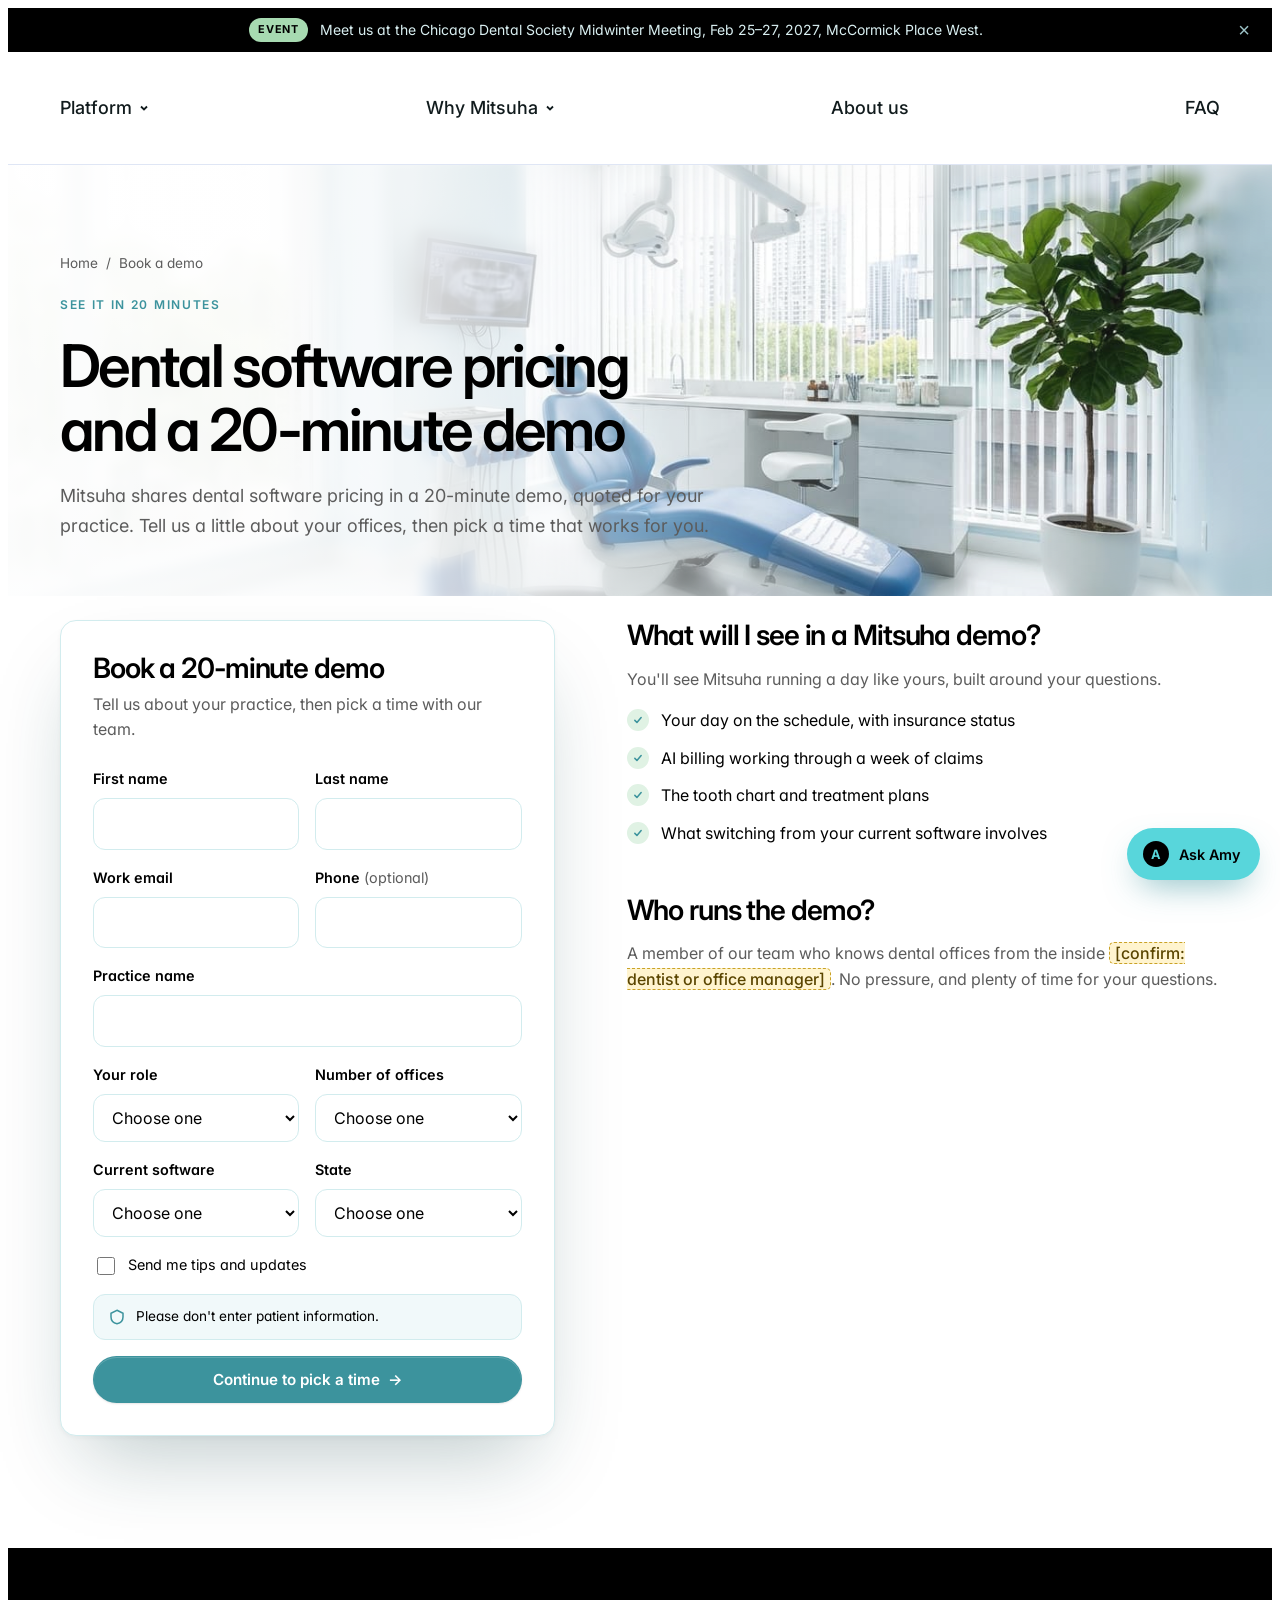
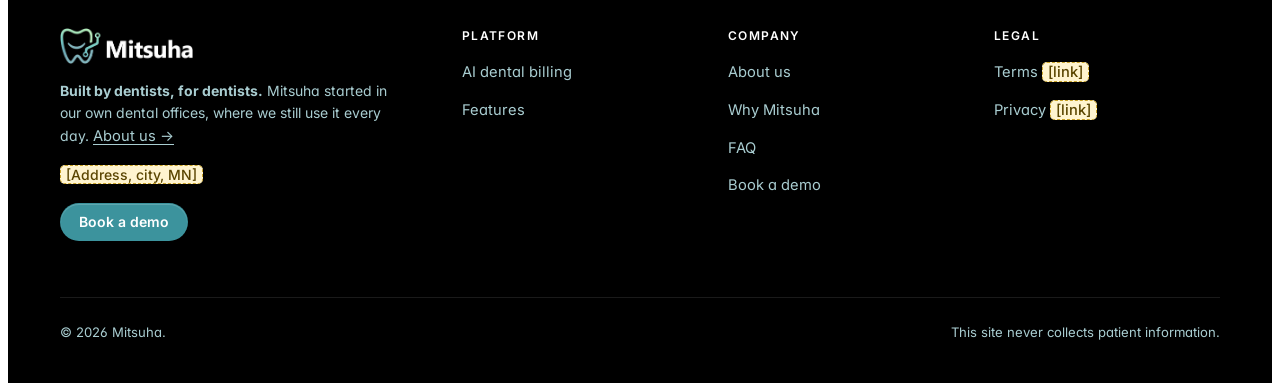
<file: demo.html>
<!doctype html>
<html lang="en" data-brand="aqua">
<head>
<meta charset="utf-8">
<meta name="viewport" content="width=device-width, initial-scale=1, viewport-fit=cover">
<title>Dental Software Pricing | Mitsuha</title>
<meta name="description" content="Get dental software pricing quoted for your practice in a 20-minute demo, and see AI billing, insurance checks and scheduling on a day like yours.">
<meta name="robots" content="index,follow,max-image-preview:large">
<link rel="canonical" href="https://mitsuha.com/demo">
<meta name="theme-color" content="#FFFFFF">
<link rel="icon" href="/favicon.ico" sizes="any">
<link rel="icon" type="image/png" sizes="32x32" href="/images/brand/favicon-32.png">
<link rel="icon" type="image/png" sizes="16x16" href="/images/brand/favicon-16.png">
<link rel="apple-touch-icon" sizes="180x180" href="/images/brand/apple-touch-icon.png">
<meta property="og:type" content="website">
<meta property="og:site_name" content="Mitsuha">
<meta property="og:locale" content="en_US">
<meta property="og:title" content="Dental Software Pricing | Mitsuha">
<meta property="og:description" content="Get dental software pricing quoted for your practice in a 20-minute demo, and see AI billing, insurance checks and scheduling on a day like yours.">
<meta property="og:url" content="https://mitsuha.com/demo">
<meta property="og:image" content="https://mitsuha.com/images/og/mitsuha-og.jpg">
<meta property="og:image:width" content="1200">
<meta property="og:image:height" content="630">
<meta property="og:image:alt" content="Mitsuha: all-in-one cloud dental practice management software with AI billing">
<meta name="twitter:card" content="summary_large_image">
<meta name="twitter:title" content="Dental Software Pricing | Mitsuha">
<meta name="twitter:description" content="Get dental software pricing quoted for your practice in a 20-minute demo, and see AI billing, insurance checks and scheduling on a day like yours.">
<meta name="twitter:image" content="https://mitsuha.com/images/og/mitsuha-og.jpg">
<link rel="preconnect" href="https://fonts.googleapis.com">
<link rel="preconnect" href="https://fonts.gstatic.com" crossorigin>
<link rel="stylesheet" href="https://fonts.googleapis.com/css2?family=Inter:wght@400;500;600;700&display=swap">
<link rel="stylesheet" href="/assets/site.ee6e51f34d.css">
<script type="application/ld+json">{"@context":"https://schema.org","@graph":[{"@type":"Organization","@id":"https://mitsuha.com/#organization","name":"Mitsuha","url":"https://mitsuha.com/","logo":"https://mitsuha.com/images/brand/mitsuha-mark-512.png","description":"Cloud dental practice management software with AI billing, built by dentists who run their own offices on it.","address":{"@type":"PostalAddress","addressLocality":"St. Paul","addressRegion":"MN","addressCountry":"US"}},{"@type":"WebSite","@id":"https://mitsuha.com/#website","name":"Mitsuha","url":"https://mitsuha.com/","publisher":{"@id":"https://mitsuha.com/#organization"}},{"@type":"BreadcrumbList","itemListElement":[{"@type":"ListItem","position":1,"name":"Home","item":"https://mitsuha.com/"},{"@type":"ListItem","position":2,"name":"Pricing and demo","item":"https://mitsuha.com/demo"}]}]}</script>
</head>
<body data-page="demo">
<a class="skip" href="#main">Skip to content</a>
<div class="announce" id="announce" role="region" aria-label="Announcement">
  <div class="wrap">
    <span class="tag" id="annTag">Event</span>
    <span id="annText">Meet us at the Chicago Dental Society Midwinter Meeting, Feb 25–27, 2027, McCormick Place West.</span>
    <span id="annLink"></span>
    <button class="x" id="annClose" aria-label="Dismiss announcement">×</button>
  </div>
</div>

<header class="site" id="siteHeader">
  <div class="wrap">
    <a href="/" class="logo" aria-label="Mitsuha home"><img class="logo-img" src="/images/brand/logo.png" alt="Mitsuha" width="133" height="36"></a>
    <nav class="main" aria-label="Main">
      <div class="dd">
        <a href="/features" class="dd-top" data-route-group="platform">Platform <svg width="12" height="12" viewBox="0 0 12 12" fill="none" stroke="currentColor" stroke-width="1.8"><path d="M3 4.5l3 3 3-3"/></svg></a>
        <div class="dd-panel" id="dd-platform">
          <a href="/ai-dental-billing"><span class="dd-ico" data-ico="billing"></span><span><b>AI billing</b><span>Claims built, sent and followed up for you</span></span></a>
          <a href="/features"><span class="dd-ico" data-ico="grid"></span><span><b>All features</b><span>Scheduling, charting, texting and reports</span></span></a>
          <a class="dd-all" href="/features">See the whole platform →</a>
        </div>
      </div>
      <div class="dd">
        <a href="/why-mitsuha" class="dd-top" data-route-group="why-mitsuha">Why Mitsuha <svg width="12" height="12" viewBox="0 0 12 12" fill="none" stroke="currentColor" stroke-width="1.8"><path d="M3 4.5l3 3 3-3"/></svg></a>
        <div class="dd-panel" id="dd-switch">
          <a href="/why-mitsuha"><span class="dd-ico" data-ico="cloud"></span><span><b>Why Mitsuha</b><span>Cloud vs server, comparisons and switching</span></span></a>
          <a href="/why-mitsuha/dentrix"><span class="dd-ico" data-ico="arrow"></span><span><b>Dentrix alternative</b><span>Side-by-side comparison</span></span></a>
          <a href="/why-mitsuha/eaglesoft"><span class="dd-ico" data-ico="arrow"></span><span><b>Eaglesoft alternative</b><span>Side-by-side comparison</span></span></a>
          <a href="/why-mitsuha/open-dental"><span class="dd-ico" data-ico="arrow"></span><span><b>Open Dental alternative</b><span>Side-by-side comparison</span></span></a>
          <a class="dd-all" href="/why-mitsuha">Why Mitsuha →</a>
        </div>
      </div>
      <a href="/about">About us</a>
      <a href="/faq">FAQ</a>
    </nav>
    <div class="hdr-cta"><button class="btn btn-primary btn-sm" data-demo="header">Book a demo</button></div>
    <button class="menu-btn" id="menuBtn" aria-label="Open menu" aria-expanded="false" aria-controls="mnav"><span></span><span></span><span></span></button>
  </div>
  <div class="mnav" id="mnav">
    <p>Platform</p><a href="/features">Platform overview</a><a href="/ai-dental-billing">AI billing</a><a href="/features">All features</a>
    <p>Why Mitsuha</p><a href="/why-mitsuha">Why Mitsuha</a><a href="/why-mitsuha/dentrix">Dentrix alternative</a><a href="/why-mitsuha/eaglesoft">Eaglesoft alternative</a><a href="/why-mitsuha/open-dental">Open Dental alternative</a>
    <p>Company</p><a href="/about">About us</a><a href="/faq">FAQ</a>
    <button class="btn btn-primary" data-demo="mobile-menu">Book a demo</button>
  </div>
</header>


<main id="main">
<section class="page active" data-page="demo">
  <div class="page-hero office-hero" style="padding-bottom:56px">
    <div class="office-bg" data-office></div><div class="office-fade"></div>
    <div class="wrap">
      <p class="crumb"><a href="/">Home</a><span>/</span><span>Book a demo</span></p>
      <p class="eyebrow">See it in 20 minutes</p>
      <h1>Dental software pricing and a 20-minute demo</h1>
      <p class="lede">Mitsuha shares dental software pricing in a 20-minute demo, quoted for your practice. Tell us a little about your offices, then pick a time that works for you.</p>
    </div>
  </div>
  <div class="band" style="padding-top:24px">
    <div class="wrap split" style="align-items:start">
      <div class="card" style="padding:0;box-shadow:var(--shadow-lg)" id="demoInline"></div>
      <div class="stack" style="gap:48px">
        <div class="stack"><h2 style="font-size:1.75rem">What will I see in a Mitsuha demo?</h2><p class="muted">You'll see Mitsuha running a day like yours, built around your questions.</p><ul class="checks"><li>Your day on the schedule, with insurance status</li><li>AI billing working through a week of claims</li><li>The tooth chart and treatment plans</li><li>What switching from your current software involves</li></ul></div>
        <div class="stack"><h2 style="font-size:1.75rem">Who runs the demo?</h2><p class="muted">A member of our team who knows dental offices from the inside <span class="ph">[confirm: dentist or office manager]</span>. No pressure, and plenty of time for your questions.</p></div>
      </div>
    </div>
  </div>
  </section>
</main>

<footer class="site">
  <div class="wrap">
    <div class="cols">
      <div class="stack">
        <a href="/" class="logo" aria-label="Mitsuha home"><img class="logo-img" src="/images/brand/logo-on-dark.png" alt="Mitsuha" width="133" height="36"></a>
        <p class="small foot-story" style="max-width:38ch"><b>Built by dentists, for dentists.</b> Mitsuha started in our own dental offices, where we still use it every day. <a href="/about">About us →</a></p>
        <p class="small"><span class="ph">[Address, city, MN]</span></p>
        <div><button class="btn btn-primary btn-sm" data-demo="footer">Book a demo</button></div>
      </div>
      <div><h3>Platform</h3><ul><li><a href="/ai-dental-billing">AI dental billing</a></li><li><a href="/features">Features</a></li></ul></div>
      <div><h3>Company</h3><ul><li><a href="/about">About us</a></li><li><a href="/why-mitsuha">Why Mitsuha</a></li><li><a href="/faq">FAQ</a></li><li><a href="/demo">Book a demo</a></li></ul></div>
      <div><h3>Legal</h3><ul><li><a href="#" data-noop>Terms <span class="ph">[link]</span></a></li><li><a href="#" data-noop>Privacy <span class="ph">[link]</span></a></li></ul></div>
    </div>
    <div class="legal"><span>© 2026 Mitsuha.</span><span>This site never collects patient information.</span></div>
  </div>
</footer>

<div class="mobile-cta"><button class="btn btn-primary" data-demo="mobile-sticky">Book a demo</button></div>

<button class="cb-launch" id="cbLaunch" aria-expanded="false" aria-controls="cb"><span class="amy-dot" aria-hidden="true">A</span><span class="lbl">Ask Amy</span><span class="sr-only">Open chat with Amy</span></button>
<div class="cb-nudge" id="cbNudge" hidden role="status">Hi, I'm Amy! Ask me anything about Mitsuha. I can type or talk. <button type="button" aria-label="Dismiss">×</button></div>
<div class="cb" id="cb" hidden role="dialog" aria-label="Chat with Amy">
  <div class="cb-head"><span class="cb-av" id="cbAv">A</span><span><b>Amy</b><small>Mitsuha assistant · types and talks</small></span><button class="cb-x" id="cbX" aria-label="Close chat">×</button></div>
  <div class="cb-voice">
    <button type="button" id="cbTalk" aria-pressed="false"><svg width="15" height="15" viewBox="0 0 24 24" fill="none" stroke="currentColor" stroke-width="2" stroke-linecap="round"><rect x="9" y="3" width="6" height="11" rx="3"/><path d="M5.5 11a6.5 6.5 0 0 0 13 0M12 17.5V21"/></svg>Talk now</button>
    <button type="button" id="cbSpeak" aria-pressed="false"><svg width="15" height="15" viewBox="0 0 24 24" fill="none" stroke="currentColor" stroke-width="2" stroke-linecap="round"><path d="M4 9.5h3.5L12 5.5v13l-4.5-4H4z"/><path d="M15.5 9a4 4 0 0 1 0 6M18 6.5a7.5 7.5 0 0 1 0 11"/></svg>Voice replies</button>
    <span class="mini-wave" id="cbWave" aria-hidden="true"><i></i><i></i><i></i><i></i><i></i><i></i></span>
  </div>
  <div class="cb-body" id="cbBody" aria-live="polite"></div>
  <div class="cb-foot">
    <form class="cb-form" id="cbForm"><label for="cbInput" class="sr-only">Your question</label><input id="cbInput" placeholder="Ask Amy a question…" autocomplete="off"><button type="submit" aria-label="Send"><svg width="18" height="18" viewBox="0 0 24 24" fill="none" stroke="currentColor" stroke-width="2.2" stroke-linecap="round" stroke-linejoin="round"><path d="M5 12h14M13 6l6 6-6 6"/></svg></button></form>
    <p class="cb-note">Please don't share patient information.</p>
  </div>
</div>

<div class="modal" id="demoModal" hidden role="dialog" aria-modal="true" aria-labelledby="mTitle">
  <div class="modal-box">
    <button class="modal-close" id="modalClose" aria-label="Close">×</button>
    <div id="modalBody"></div>
  </div>
</div>

<script src="/assets/site.f2c6b86a3f.js"></script>
</body>
</html>
</file>
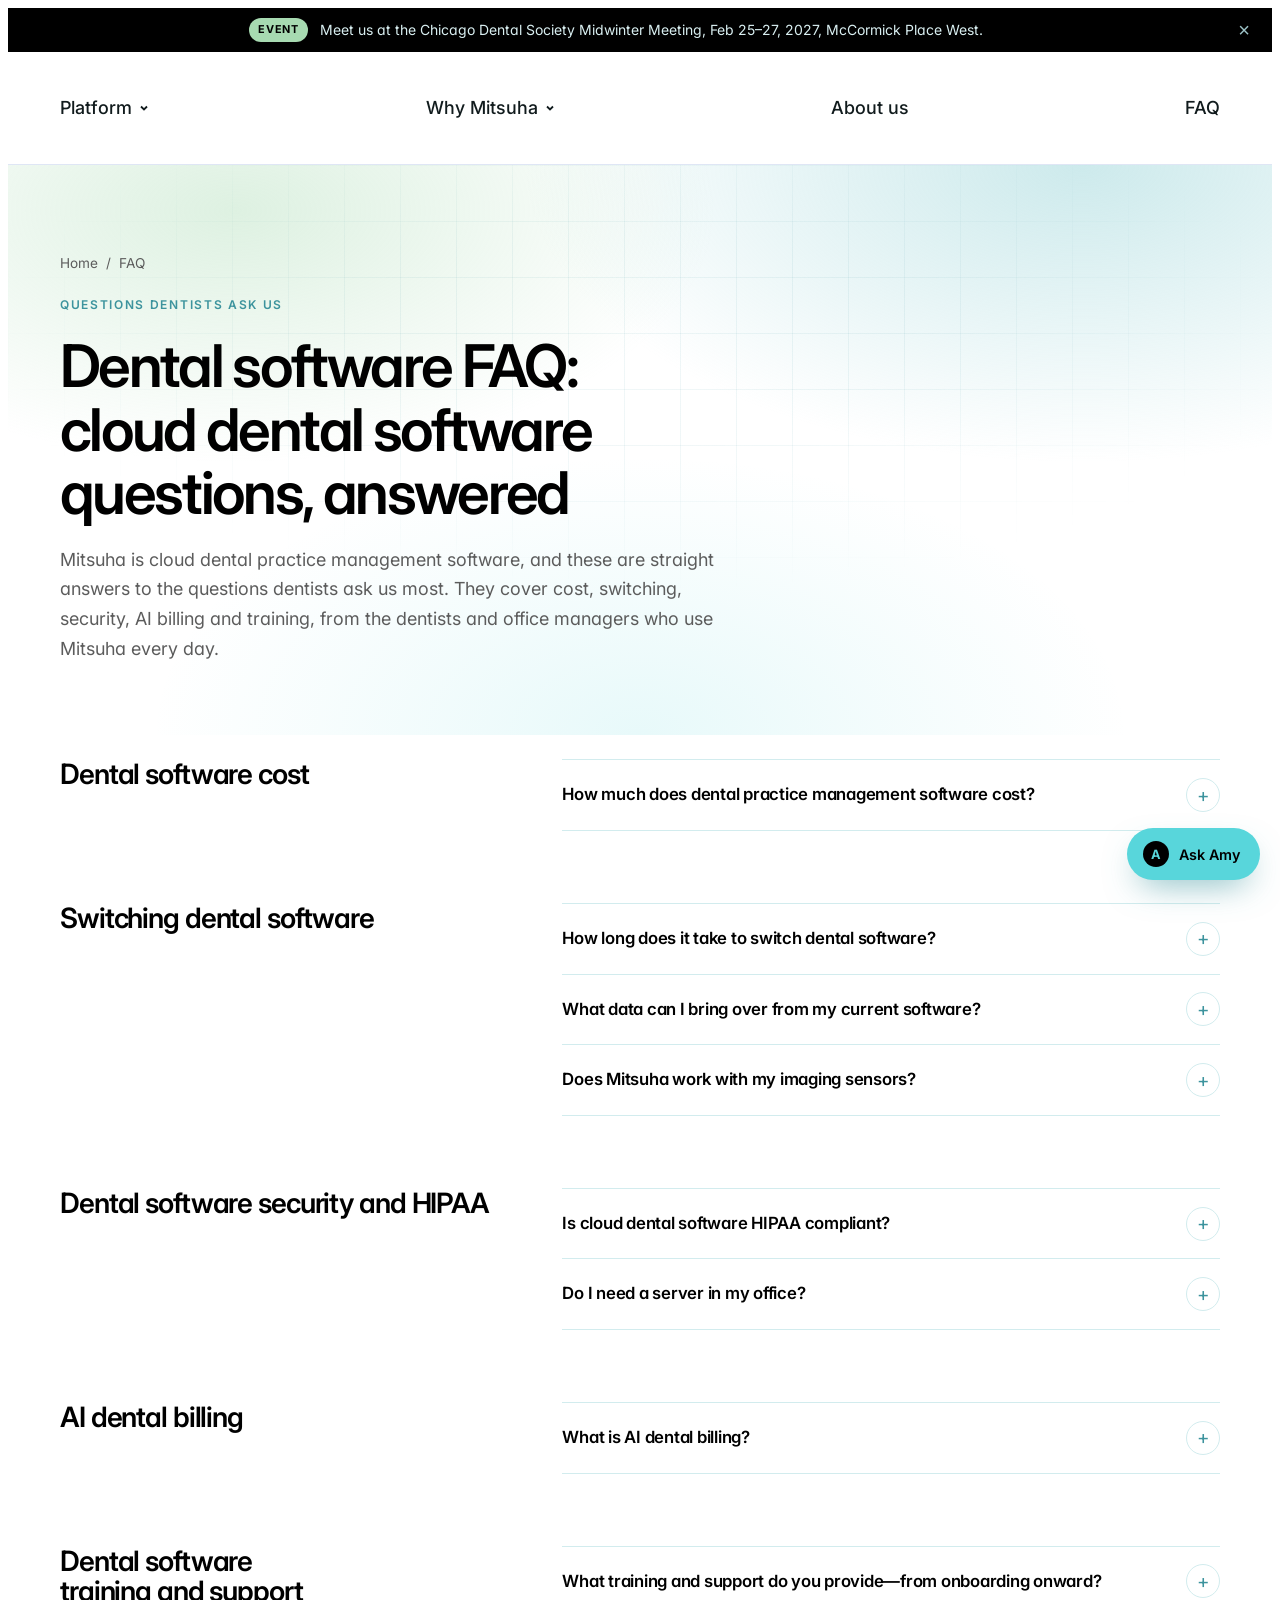
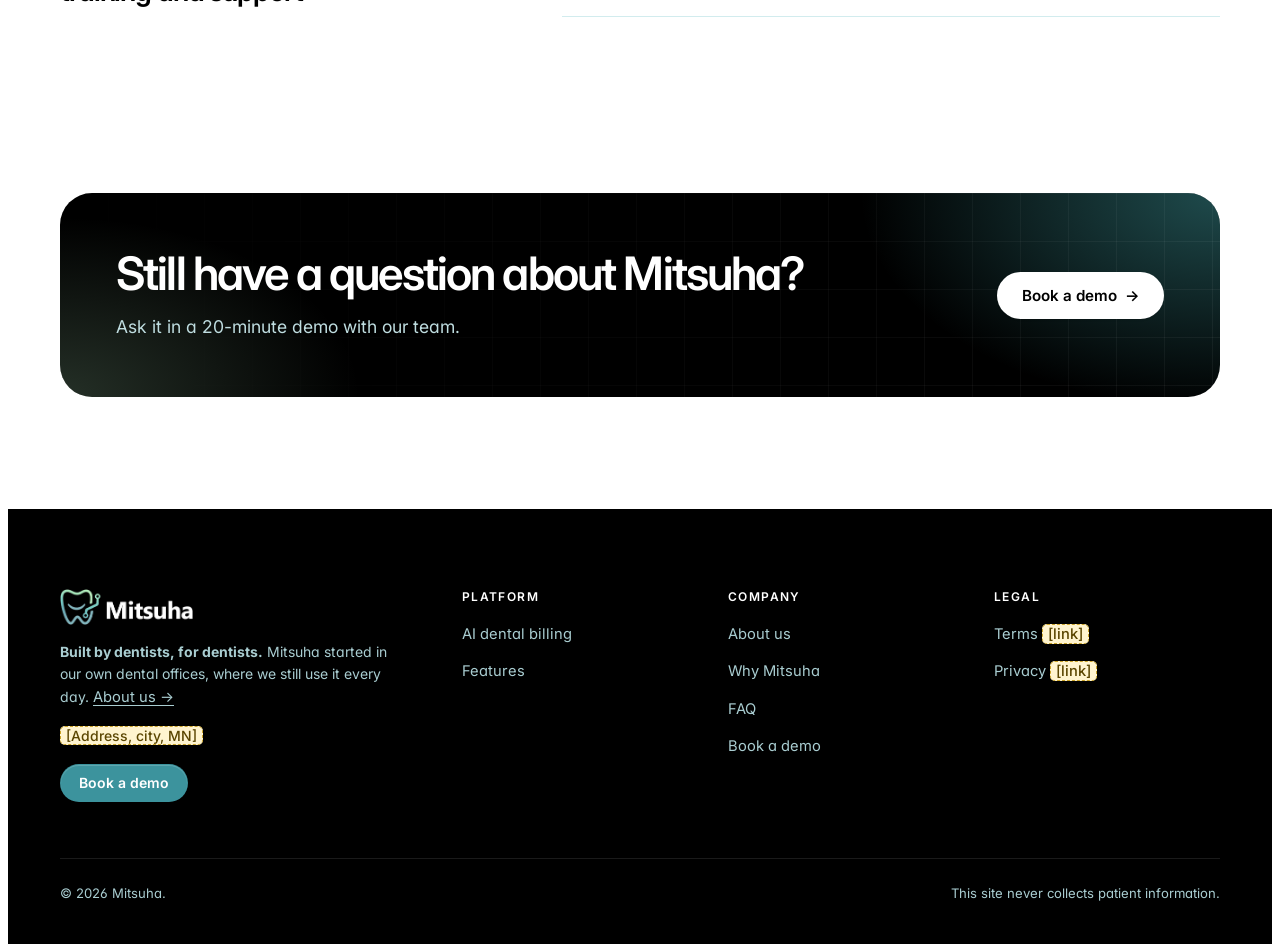
<file: faq.html>
<!doctype html>
<html lang="en" data-brand="aqua">
<head>
<meta charset="utf-8">
<meta name="viewport" content="width=device-width, initial-scale=1, viewport-fit=cover">
<title>Dental Software FAQ | Mitsuha</title>
<meta name="description" content="Straight answers on dental software cost, switching, HIPAA, X-rays, AI billing and training, from dentists who run their own offices on Mitsuha.">
<meta name="robots" content="index,follow,max-image-preview:large">
<link rel="canonical" href="https://mitsuha.com/faq">
<meta name="theme-color" content="#FFFFFF">
<link rel="icon" href="/favicon.ico" sizes="any">
<link rel="icon" type="image/png" sizes="32x32" href="/images/brand/favicon-32.png">
<link rel="icon" type="image/png" sizes="16x16" href="/images/brand/favicon-16.png">
<link rel="apple-touch-icon" sizes="180x180" href="/images/brand/apple-touch-icon.png">
<meta property="og:type" content="website">
<meta property="og:site_name" content="Mitsuha">
<meta property="og:locale" content="en_US">
<meta property="og:title" content="Dental Software FAQ | Mitsuha">
<meta property="og:description" content="Straight answers on dental software cost, switching, HIPAA, X-rays, AI billing and training, from dentists who run their own offices on Mitsuha.">
<meta property="og:url" content="https://mitsuha.com/faq">
<meta property="og:image" content="https://mitsuha.com/images/og/mitsuha-og.jpg">
<meta property="og:image:width" content="1200">
<meta property="og:image:height" content="630">
<meta property="og:image:alt" content="Mitsuha: all-in-one cloud dental practice management software with AI billing">
<meta name="twitter:card" content="summary_large_image">
<meta name="twitter:title" content="Dental Software FAQ | Mitsuha">
<meta name="twitter:description" content="Straight answers on dental software cost, switching, HIPAA, X-rays, AI billing and training, from dentists who run their own offices on Mitsuha.">
<meta name="twitter:image" content="https://mitsuha.com/images/og/mitsuha-og.jpg">
<link rel="preconnect" href="https://fonts.googleapis.com">
<link rel="preconnect" href="https://fonts.gstatic.com" crossorigin>
<link rel="stylesheet" href="https://fonts.googleapis.com/css2?family=Inter:wght@400;500;600;700&display=swap">
<link rel="stylesheet" href="/assets/site.ee6e51f34d.css">
<script type="application/ld+json">{"@context":"https://schema.org","@graph":[{"@type":"Organization","@id":"https://mitsuha.com/#organization","name":"Mitsuha","url":"https://mitsuha.com/","logo":"https://mitsuha.com/images/brand/mitsuha-mark-512.png","description":"Cloud dental practice management software with AI billing, built by dentists who run their own offices on it.","address":{"@type":"PostalAddress","addressLocality":"St. Paul","addressRegion":"MN","addressCountry":"US"}},{"@type":"WebSite","@id":"https://mitsuha.com/#website","name":"Mitsuha","url":"https://mitsuha.com/","publisher":{"@id":"https://mitsuha.com/#organization"}},{"@type":"BreadcrumbList","itemListElement":[{"@type":"ListItem","position":1,"name":"Home","item":"https://mitsuha.com/"},{"@type":"ListItem","position":2,"name":"FAQ","item":"https://mitsuha.com/faq"}]},{"@type":"FAQPage","mainEntity":[{"@type":"Question","name":"How much does dental practice management software cost?","acceptedAnswer":{"@type":"Answer","text":"You can get a custom pricing quote by booking a 20-minute demo right on this page. Simply share a few quick details about your dental practice—including your number of locations, active providers, and current practice management software—and select a time that works for your team. During the call, we will walk you through a personalized workflow tailored to a practice like yours and provide transparent, all-in pricing covering your monthly subscription, data migration, and onboarding."}},{"@type":"Question","name":"How long does it take to switch dental software?","acceptedAnswer":{"@type":"Answer","text":"Most dental practices go live within 3 to 4 weeks after signing, with the majority of that timeline driven by standard electronic insurance billing and clearinghouse paperwork. During your onboarding window, our implementation team locks in your target go-live date, audits and migrates your patient data, and delivers role-based training for your front desk, hygienists, assistants, and doctors—ensuring your entire team feels confident before day one."}},{"@type":"Question","name":"What data can I bring over from my current software?","acceptedAnswer":{"@type":"Answer","text":"What transfers into Mitsuha depends on whether you are opening a new dental practice or migrating from an existing practice management system—and our onboarding team reviews your exact database with you step by step before you switch: New dental startups: If you are launching a brand-new office with no legacy database, setup is fast and straightforward—we configure your schedules, fee schedules, and digital intake forms from scratch. Established practices switching software: Before your go-live date, we audit your current system together and map out a clear conversion plan. Depending on your existing software, migration typically covers core records such as patient demographics, clinical charts, digital X-rays, insurance details, and account ledgers. Because every legacy database is structured differently, you will receive a transparent breakdown of exactly what moves over—and how historical records are handled—well before your go-live date."}},{"@type":"Question","name":"Does Mitsuha work with my imaging sensors?","acceptedAnswer":{"@type":"Answer","text":"Yes. Mitsuha includes built-in, native dental imaging software, eliminating the need to license or bridge a separate third-party imaging program. It connects directly to intraoral X-ray sensors and panoramic X-ray machines that support standard TWAIN drivers, saving captured images straight into the patient’s digital chart and corresponding tooth. Because certain hardware models require minor driver configuration, our implementation team audits and tests your exact imaging setup with you prior to go-live."}},{"@type":"Question","name":"Is cloud dental software HIPAA compliant?","acceptedAnswer":{"@type":"Answer","text":"Yes—cloud-based dental practice management software is HIPAA compliant when the vendor implements required administrative, physical, and technical safeguards to protect Electronic Protected Health Information (ePHI) and executes a formal Business Associate Agreement (BAA) with the dental practice. Mitsuha meets strict HIPAA compliance standards—using encrypted data transmission, secure cloud infrastructure, and role-based user permissions—and signs a BAA with every dental practice before onboarding."}},{"@type":"Question","name":"Do I need a server in my office?","acceptedAnswer":{"@type":"Answer","text":"No on-premise server is required. Because Mitsuha is cloud-based dental practice management software, your practice avoids the upfront hardware costs, local server backups, and ongoing IT maintenance tied to traditional server-based systems. Your team logs in directly through a web browser on your existing office computers to access real-time schedules, clinical charts, and billing across any location—without VPN lag—while new features and security updates arrive automatically without downtime."}},{"@type":"Question","name":"What is AI dental billing?","acceptedAnswer":{"@type":"Answer","text":"AI dental billing is practice management software that automates repetitive dental insurance and revenue cycle workflows—including real-time insurance eligibility verification, building clean claims directly from completed CDT procedures, electronic claim submission, ERA payment posting, and automated follow-up on unpaid or aging claims. Instead of manually chasing payers for every visit, Mitsuha’s AI dental billing handles routine claim processing in the background and flags only the exceptions that genuinely require human review—helping practices accelerate reimbursements and reduce claim denials. Explore the full workflow on our AI Dental Billing page."}},{"@type":"Question","name":"What training and support do you provide—from onboarding onward?","acceptedAnswer":{"@type":"Answer","text":"Mitsuha combines hands-on onboarding with built-in in-app guidance and ongoing support so your team is supported before launch, on day one, and as you grow: Role-based pre-go-live onboarding: Before you switch, our team walks each role in your office—front desk, billing, hygiene, assistants, and doctors—through tailored training sessions so everyone knows their daily workflows before launch. On-demand guidance with Ask Megumi: Inside the software, Ask Megumi gives your staff and future new hires instant, plain-language answers and interactive step-by-step walkthroughs across clinical charting, scheduling, imaging, and billing—without pulling senior staff away from patients. Ongoing support &amp; in-app chat: After go-live, your team can reach us anytime through our built-in support and feedback chat right inside Mitsuha."}}]}]}</script>
</head>
<body data-page="faq">
<a class="skip" href="#main">Skip to content</a>
<div class="announce" id="announce" role="region" aria-label="Announcement">
  <div class="wrap">
    <span class="tag" id="annTag">Event</span>
    <span id="annText">Meet us at the Chicago Dental Society Midwinter Meeting, Feb 25–27, 2027, McCormick Place West.</span>
    <span id="annLink"></span>
    <button class="x" id="annClose" aria-label="Dismiss announcement">×</button>
  </div>
</div>

<header class="site" id="siteHeader">
  <div class="wrap">
    <a href="/" class="logo" aria-label="Mitsuha home"><img class="logo-img" src="/images/brand/logo.png" alt="Mitsuha" width="133" height="36"></a>
    <nav class="main" aria-label="Main">
      <div class="dd">
        <a href="/features" class="dd-top" data-route-group="platform">Platform <svg width="12" height="12" viewBox="0 0 12 12" fill="none" stroke="currentColor" stroke-width="1.8"><path d="M3 4.5l3 3 3-3"/></svg></a>
        <div class="dd-panel" id="dd-platform">
          <a href="/ai-dental-billing"><span class="dd-ico" data-ico="billing"></span><span><b>AI billing</b><span>Claims built, sent and followed up for you</span></span></a>
          <a href="/features"><span class="dd-ico" data-ico="grid"></span><span><b>All features</b><span>Scheduling, charting, texting and reports</span></span></a>
          <a class="dd-all" href="/features">See the whole platform →</a>
        </div>
      </div>
      <div class="dd">
        <a href="/why-mitsuha" class="dd-top" data-route-group="why-mitsuha">Why Mitsuha <svg width="12" height="12" viewBox="0 0 12 12" fill="none" stroke="currentColor" stroke-width="1.8"><path d="M3 4.5l3 3 3-3"/></svg></a>
        <div class="dd-panel" id="dd-switch">
          <a href="/why-mitsuha"><span class="dd-ico" data-ico="cloud"></span><span><b>Why Mitsuha</b><span>Cloud vs server, comparisons and switching</span></span></a>
          <a href="/why-mitsuha/dentrix"><span class="dd-ico" data-ico="arrow"></span><span><b>Dentrix alternative</b><span>Side-by-side comparison</span></span></a>
          <a href="/why-mitsuha/eaglesoft"><span class="dd-ico" data-ico="arrow"></span><span><b>Eaglesoft alternative</b><span>Side-by-side comparison</span></span></a>
          <a href="/why-mitsuha/open-dental"><span class="dd-ico" data-ico="arrow"></span><span><b>Open Dental alternative</b><span>Side-by-side comparison</span></span></a>
          <a class="dd-all" href="/why-mitsuha">Why Mitsuha →</a>
        </div>
      </div>
      <a href="/about">About us</a>
      <a href="/faq" aria-current="page">FAQ</a>
    </nav>
    <div class="hdr-cta"><button class="btn btn-primary btn-sm" data-demo="header">Book a demo</button></div>
    <button class="menu-btn" id="menuBtn" aria-label="Open menu" aria-expanded="false" aria-controls="mnav"><span></span><span></span><span></span></button>
  </div>
  <div class="mnav" id="mnav">
    <p>Platform</p><a href="/features">Platform overview</a><a href="/ai-dental-billing">AI billing</a><a href="/features">All features</a>
    <p>Why Mitsuha</p><a href="/why-mitsuha">Why Mitsuha</a><a href="/why-mitsuha/dentrix">Dentrix alternative</a><a href="/why-mitsuha/eaglesoft">Eaglesoft alternative</a><a href="/why-mitsuha/open-dental">Open Dental alternative</a>
    <p>Company</p><a href="/about">About us</a><a href="/faq">FAQ</a>
    <button class="btn btn-primary" data-demo="mobile-menu">Book a demo</button>
  </div>
</header>


<main id="main">
<section class="page active" data-page="faq">
  <div class="page-hero mesh">
    <div class="wrap">
      <p class="crumb"><a href="/">Home</a><span>/</span><span>FAQ</span></p>
      <p class="eyebrow">Questions dentists ask us</p>
      <h1>Dental software FAQ: cloud dental software questions, answered</h1>
      <p class="lede">Mitsuha is cloud dental practice management software, and these are straight answers to the questions dentists ask us most. They cover cost, switching, security, AI billing and training, from the dentists and office managers who use Mitsuha every day.</p>
    </div>
  </div>
  <div class="band" style="padding-top:24px">
    <div class="wrap stack" style="gap:72px" id="faqAll"><div class="faq-split"><h2 style="font-size:1.75rem">Dental software cost</h2><div class="faq"><details><summary><h3>How much does dental practice management software cost?</h3></summary><div class="ans"><p>You can get a custom pricing quote by booking a 20-minute demo right on this page. Simply share a few quick details about your dental practice—including your number of locations, active providers, and current practice management software—and select a time that works for your team.</p><p>During the call, we will walk you through a personalized workflow tailored to a practice like yours and provide transparent, all-in pricing covering your monthly subscription, data migration, and onboarding.</p></div></details></div></div><div class="faq-split"><h2 style="font-size:1.75rem">Switching dental software</h2><div class="faq"><details><summary><h3>How long does it take to switch dental software?</h3></summary><div class="ans"><p>Most dental practices go live within 3 to 4 weeks after signing, with the majority of that timeline driven by standard electronic insurance billing and clearinghouse paperwork.</p><p>During your onboarding window, our implementation team locks in your target go-live date, audits and migrates your patient data, and delivers role-based training for your front desk, hygienists, assistants, and doctors—ensuring your entire team feels confident before day one.</p></div></details><details><summary><h3>What data can I bring over from my current software?</h3></summary><div class="ans"><p>What transfers into Mitsuha depends on whether you are opening a new dental practice or migrating from an existing practice management system—and our onboarding team reviews your exact database with you step by step before you switch:</p><ul><li><b>New dental startups:</b> If you are launching a brand-new office with no legacy database, setup is fast and straightforward—we configure your schedules, fee schedules, and digital intake forms from scratch.</li><li><b>Established practices switching software:</b> Before your go-live date, we audit your current system together and map out a clear conversion plan. Depending on your existing software, migration typically covers core records such as patient demographics, clinical charts, digital X-rays, insurance details, and account ledgers.</li></ul><p>Because every legacy database is structured differently, you will receive a transparent breakdown of exactly what moves over—and how historical records are handled—well before your go-live date.</p></div></details><details><summary><h3>Does Mitsuha work with my imaging sensors?</h3></summary><div class="ans"><p>Yes. Mitsuha includes built-in, native dental imaging software, eliminating the need to license or bridge a separate third-party imaging program. It connects directly to intraoral X-ray sensors and panoramic X-ray machines that support standard TWAIN drivers, saving captured images straight into the patient’s digital chart and corresponding tooth.</p><p>Because certain hardware models require minor driver configuration, our implementation team audits and tests your exact imaging setup with you prior to go-live.</p></div></details></div></div><div class="faq-split"><h2 style="font-size:1.75rem">Dental software security and HIPAA</h2><div class="faq"><details><summary><h3>Is cloud dental software HIPAA compliant?</h3></summary><div class="ans"><p>Yes—cloud-based dental practice management software is HIPAA compliant when the vendor implements required administrative, physical, and technical safeguards to protect Electronic Protected Health Information (ePHI) and executes a formal Business Associate Agreement (BAA) with the dental practice.</p><p>Mitsuha meets strict HIPAA compliance standards—using encrypted data transmission, secure cloud infrastructure, and role-based user permissions—and signs a BAA with every dental practice before onboarding.</p></div></details><details><summary><h3>Do I need a server in my office?</h3></summary><div class="ans"><p>No on-premise server is required. Because Mitsuha is cloud-based dental practice management software, your practice avoids the upfront hardware costs, local server backups, and ongoing IT maintenance tied to traditional server-based systems. Your team logs in directly through a web browser on your existing office computers to access real-time schedules, clinical charts, and billing across any location—without VPN lag—while new features and security updates arrive automatically without downtime.</p></div></details></div></div><div class="faq-split"><h2 style="font-size:1.75rem">AI dental billing</h2><div class="faq"><details><summary><h3>What is AI dental billing?</h3></summary><div class="ans"><p>AI dental billing is practice management software that automates repetitive dental insurance and revenue cycle workflows—including real-time insurance eligibility verification, building clean claims directly from completed CDT procedures, electronic claim submission, ERA payment posting, and automated follow-up on unpaid or aging claims.</p><p>Instead of manually chasing payers for every visit, Mitsuha’s AI dental billing handles routine claim processing in the background and flags only the exceptions that genuinely require human review—helping practices accelerate reimbursements and reduce claim denials. Explore the full workflow on our <a href="/ai-dental-billing">AI Dental Billing page</a>.</p></div></details></div></div><div class="faq-split"><h2 style="font-size:1.75rem">Dental software training and support</h2><div class="faq"><details><summary><h3>What training and support do you provide—from onboarding onward?</h3></summary><div class="ans"><p>Mitsuha combines hands-on onboarding with built-in in-app guidance and ongoing support so your team is supported before launch, on day one, and as you grow:</p><ul><li><b>Role-based pre-go-live onboarding:</b> Before you switch, our team walks each role in your office—front desk, billing, hygiene, assistants, and doctors—through tailored training sessions so everyone knows their daily workflows before launch.</li><li><b>On-demand guidance with Ask Megumi:</b> Inside the software, Ask Megumi gives your staff and future new hires instant, plain-language answers and interactive step-by-step walkthroughs across clinical charting, scheduling, imaging, and billing—without pulling senior staff away from patients.</li><li><b>Ongoing support &amp; in-app chat:</b> After go-live, your team can reach us anytime through our built-in support and feedback chat right inside Mitsuha.</li></ul></div></details></div></div></div>
  </div>
  <div class="band tight" style="padding-bottom:112px"><div class="wrap"><div class="cta-band simple reveal"><div><h2>Still have a question about Mitsuha?</h2><p>Ask it in a 20-minute demo with our team.</p></div><div class="btn-row"><button class="btn btn-primary" data-demo="faq-final">Book a demo <span class="arr" aria-hidden="true">→</span></button></div></div></div></div>
</section>
</main>

<footer class="site">
  <div class="wrap">
    <div class="cols">
      <div class="stack">
        <a href="/" class="logo" aria-label="Mitsuha home"><img class="logo-img" src="/images/brand/logo-on-dark.png" alt="Mitsuha" width="133" height="36"></a>
        <p class="small foot-story" style="max-width:38ch"><b>Built by dentists, for dentists.</b> Mitsuha started in our own dental offices, where we still use it every day. <a href="/about">About us →</a></p>
        <p class="small"><span class="ph">[Address, city, MN]</span></p>
        <div><button class="btn btn-primary btn-sm" data-demo="footer">Book a demo</button></div>
      </div>
      <div><h3>Platform</h3><ul><li><a href="/ai-dental-billing">AI dental billing</a></li><li><a href="/features">Features</a></li></ul></div>
      <div><h3>Company</h3><ul><li><a href="/about">About us</a></li><li><a href="/why-mitsuha">Why Mitsuha</a></li><li><a href="/faq">FAQ</a></li><li><a href="/demo">Book a demo</a></li></ul></div>
      <div><h3>Legal</h3><ul><li><a href="#" data-noop>Terms <span class="ph">[link]</span></a></li><li><a href="#" data-noop>Privacy <span class="ph">[link]</span></a></li></ul></div>
    </div>
    <div class="legal"><span>© 2026 Mitsuha.</span><span>This site never collects patient information.</span></div>
  </div>
</footer>

<div class="mobile-cta"><button class="btn btn-primary" data-demo="mobile-sticky">Book a demo</button></div>

<button class="cb-launch" id="cbLaunch" aria-expanded="false" aria-controls="cb"><span class="amy-dot" aria-hidden="true">A</span><span class="lbl">Ask Amy</span><span class="sr-only">Open chat with Amy</span></button>
<div class="cb-nudge" id="cbNudge" hidden role="status">Hi, I'm Amy! Ask me anything about Mitsuha. I can type or talk. <button type="button" aria-label="Dismiss">×</button></div>
<div class="cb" id="cb" hidden role="dialog" aria-label="Chat with Amy">
  <div class="cb-head"><span class="cb-av" id="cbAv">A</span><span><b>Amy</b><small>Mitsuha assistant · types and talks</small></span><button class="cb-x" id="cbX" aria-label="Close chat">×</button></div>
  <div class="cb-voice">
    <button type="button" id="cbTalk" aria-pressed="false"><svg width="15" height="15" viewBox="0 0 24 24" fill="none" stroke="currentColor" stroke-width="2" stroke-linecap="round"><rect x="9" y="3" width="6" height="11" rx="3"/><path d="M5.5 11a6.5 6.5 0 0 0 13 0M12 17.5V21"/></svg>Talk now</button>
    <button type="button" id="cbSpeak" aria-pressed="false"><svg width="15" height="15" viewBox="0 0 24 24" fill="none" stroke="currentColor" stroke-width="2" stroke-linecap="round"><path d="M4 9.5h3.5L12 5.5v13l-4.5-4H4z"/><path d="M15.5 9a4 4 0 0 1 0 6M18 6.5a7.5 7.5 0 0 1 0 11"/></svg>Voice replies</button>
    <span class="mini-wave" id="cbWave" aria-hidden="true"><i></i><i></i><i></i><i></i><i></i><i></i></span>
  </div>
  <div class="cb-body" id="cbBody" aria-live="polite"></div>
  <div class="cb-foot">
    <form class="cb-form" id="cbForm"><label for="cbInput" class="sr-only">Your question</label><input id="cbInput" placeholder="Ask Amy a question…" autocomplete="off"><button type="submit" aria-label="Send"><svg width="18" height="18" viewBox="0 0 24 24" fill="none" stroke="currentColor" stroke-width="2.2" stroke-linecap="round" stroke-linejoin="round"><path d="M5 12h14M13 6l6 6-6 6"/></svg></button></form>
    <p class="cb-note">Please don't share patient information.</p>
  </div>
</div>

<div class="modal" id="demoModal" hidden role="dialog" aria-modal="true" aria-labelledby="mTitle">
  <div class="modal-box">
    <button class="modal-close" id="modalClose" aria-label="Close">×</button>
    <div id="modalBody"></div>
  </div>
</div>

<script src="/assets/site.f2c6b86a3f.js"></script>
</body>
</html>
</file>
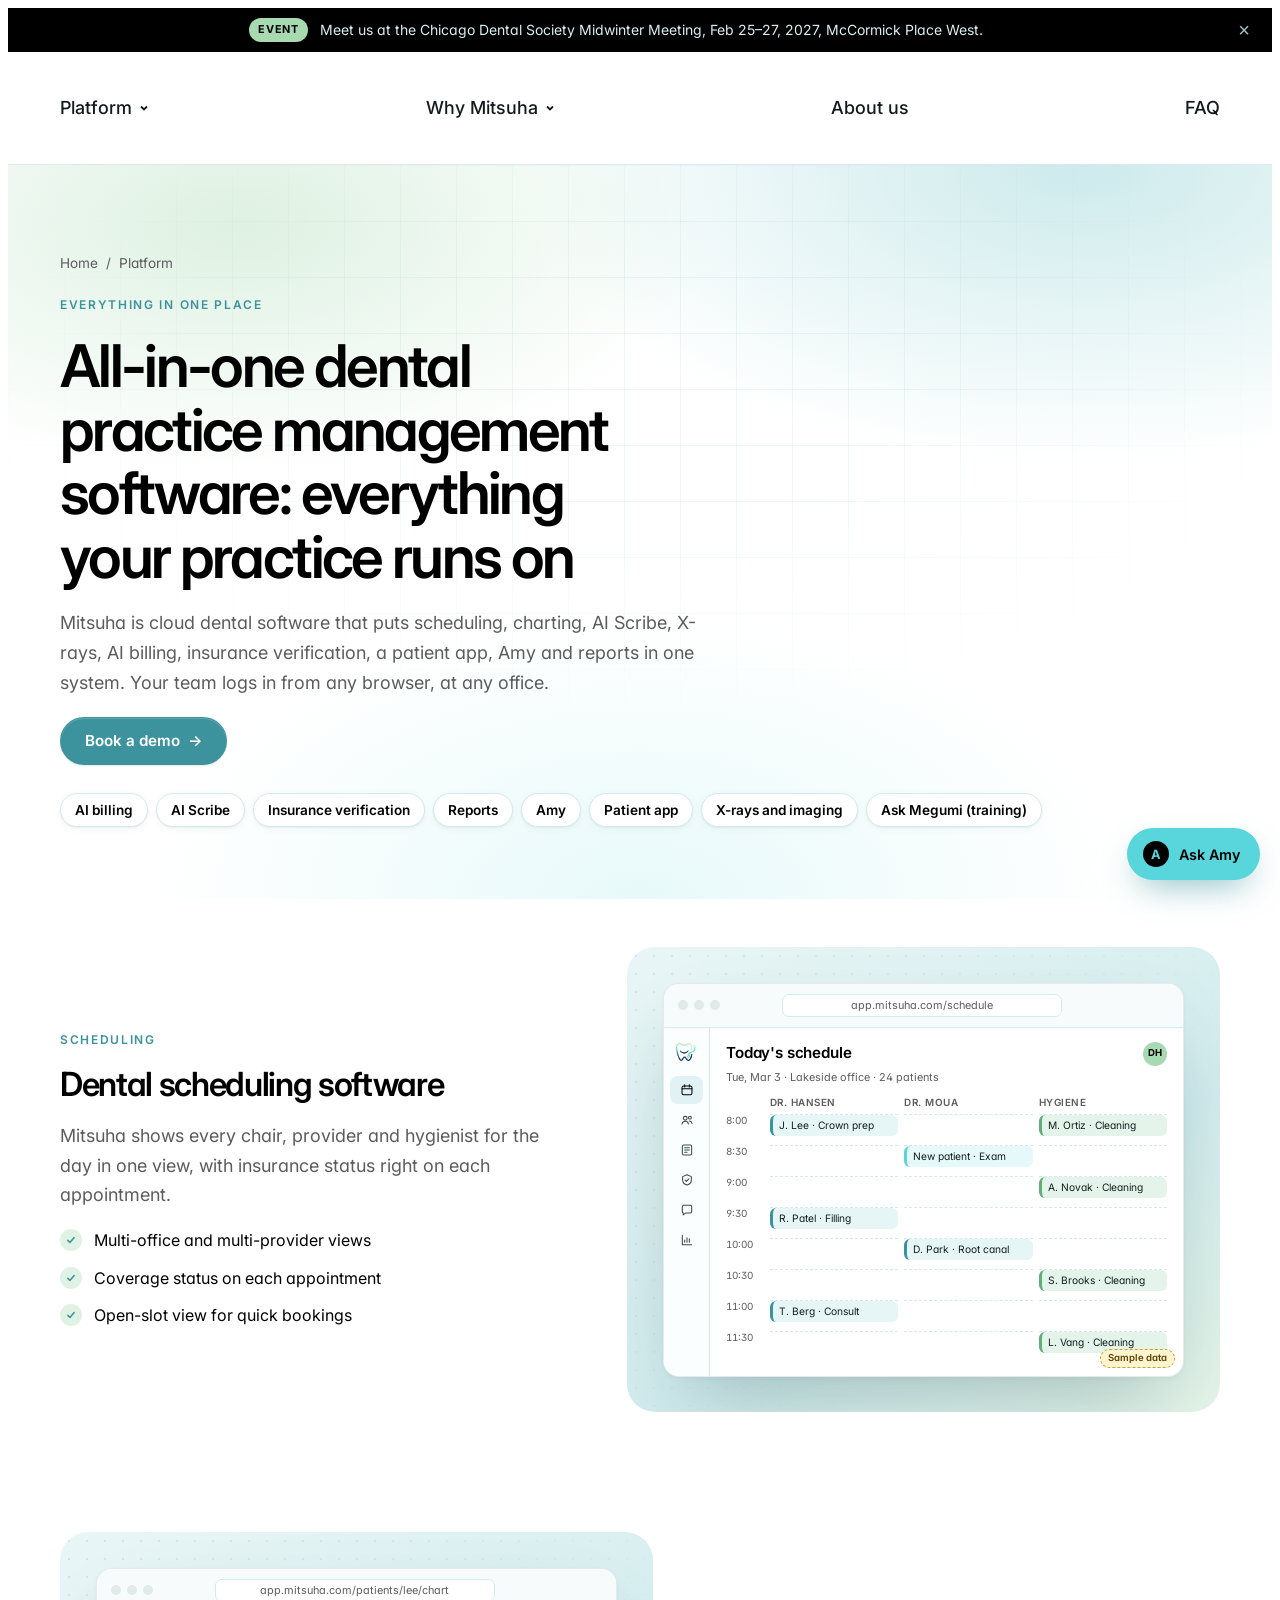
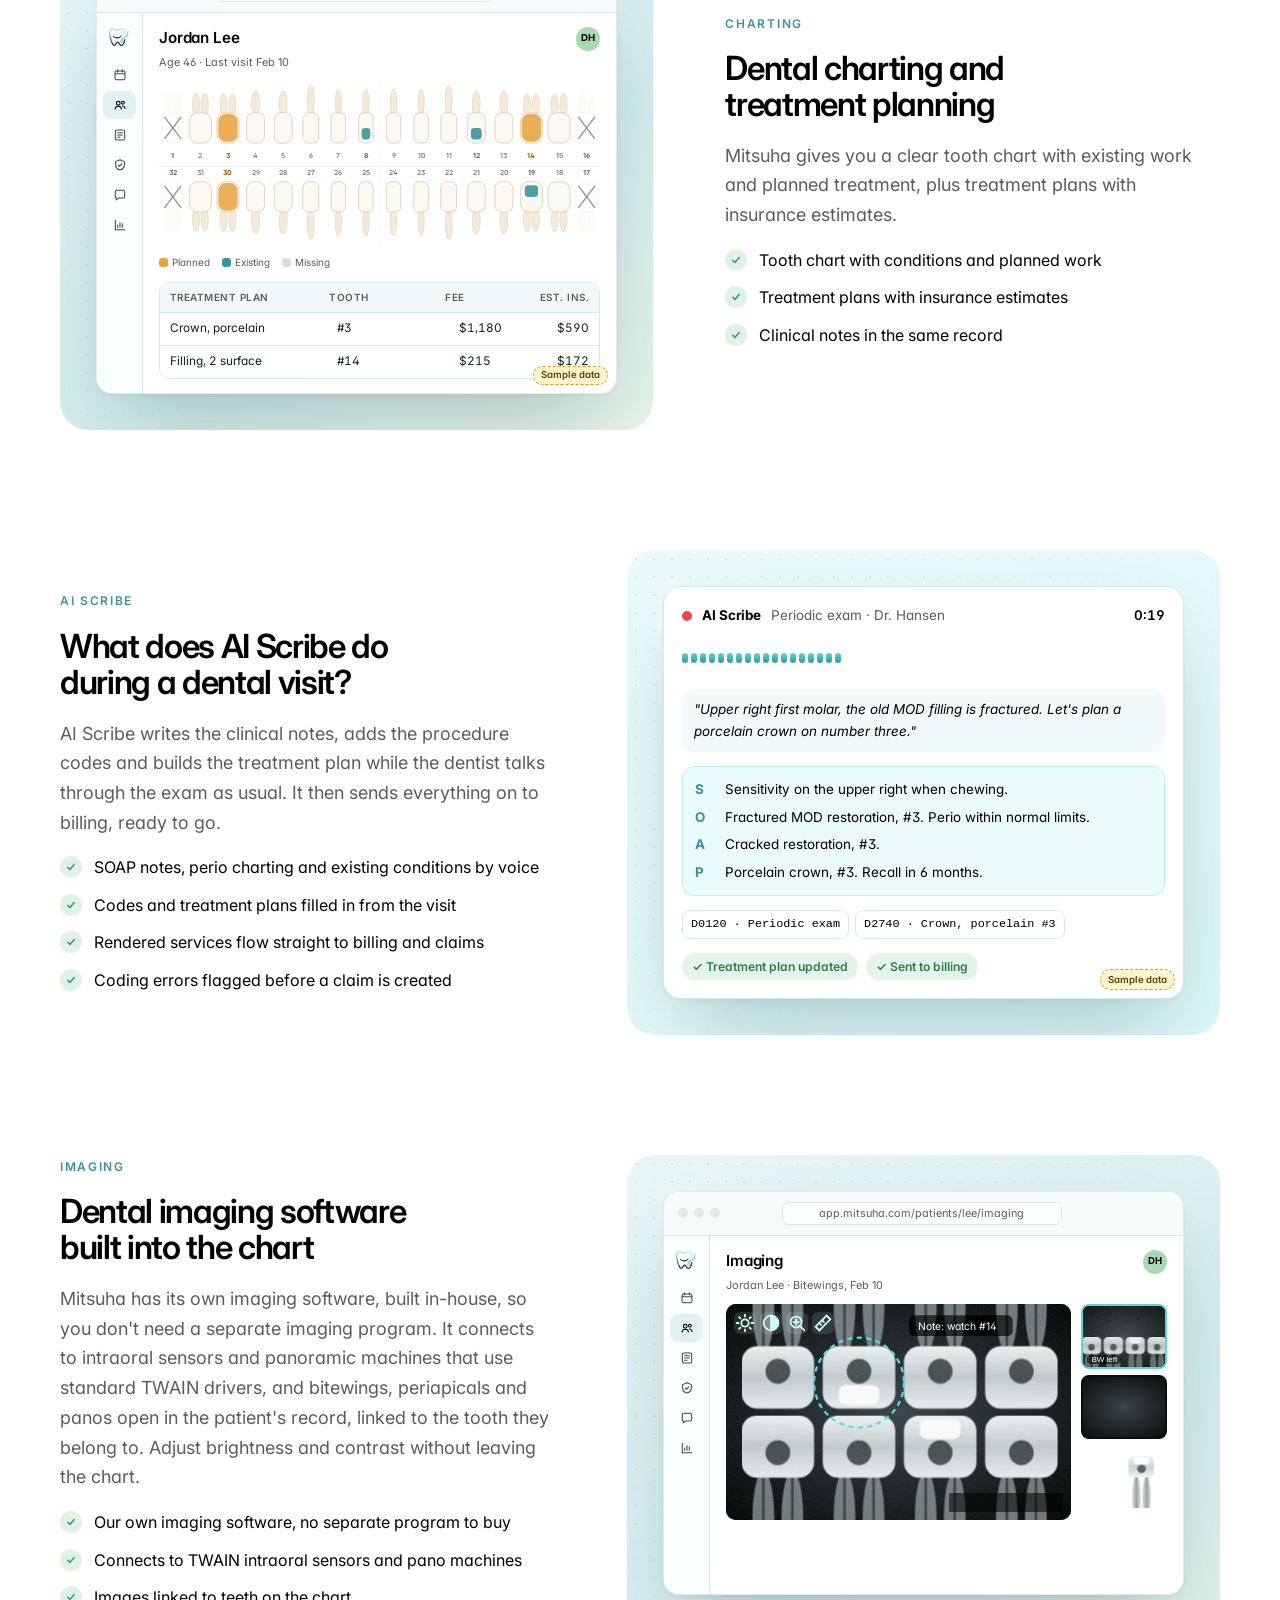
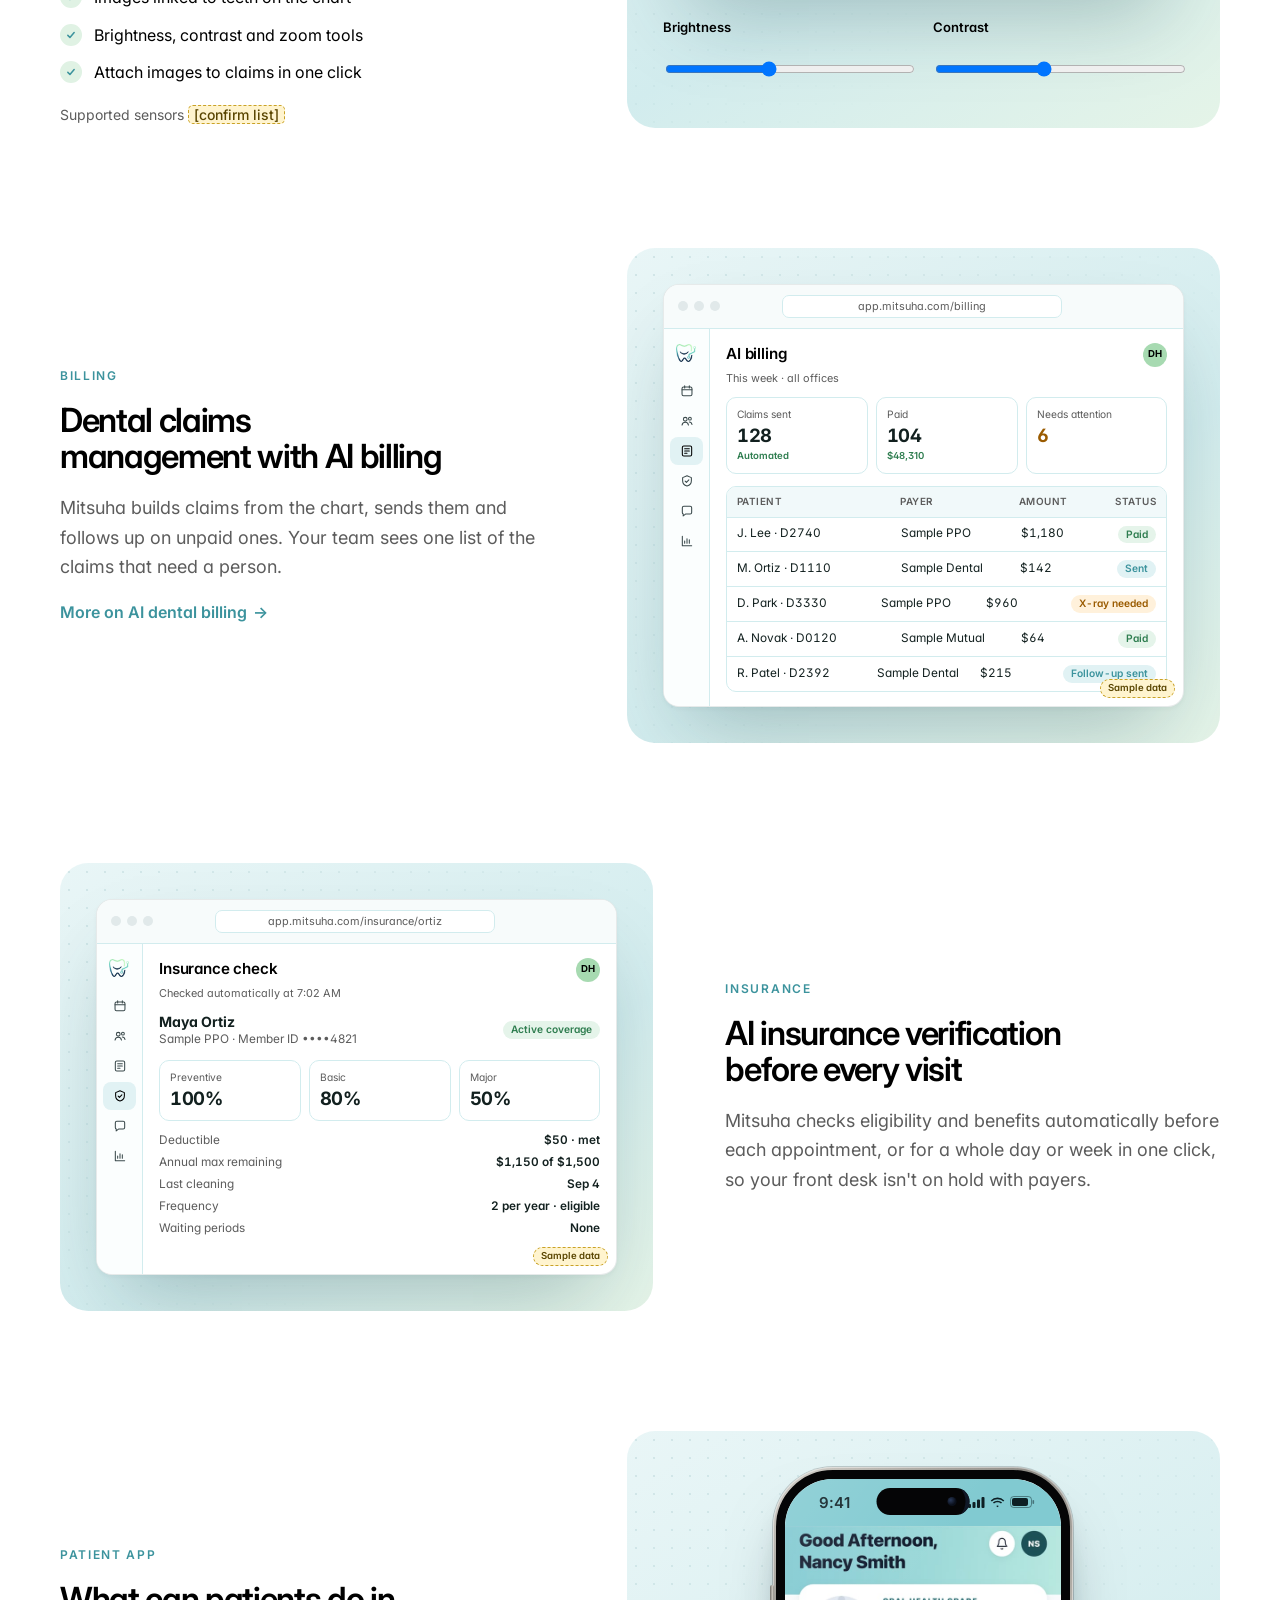
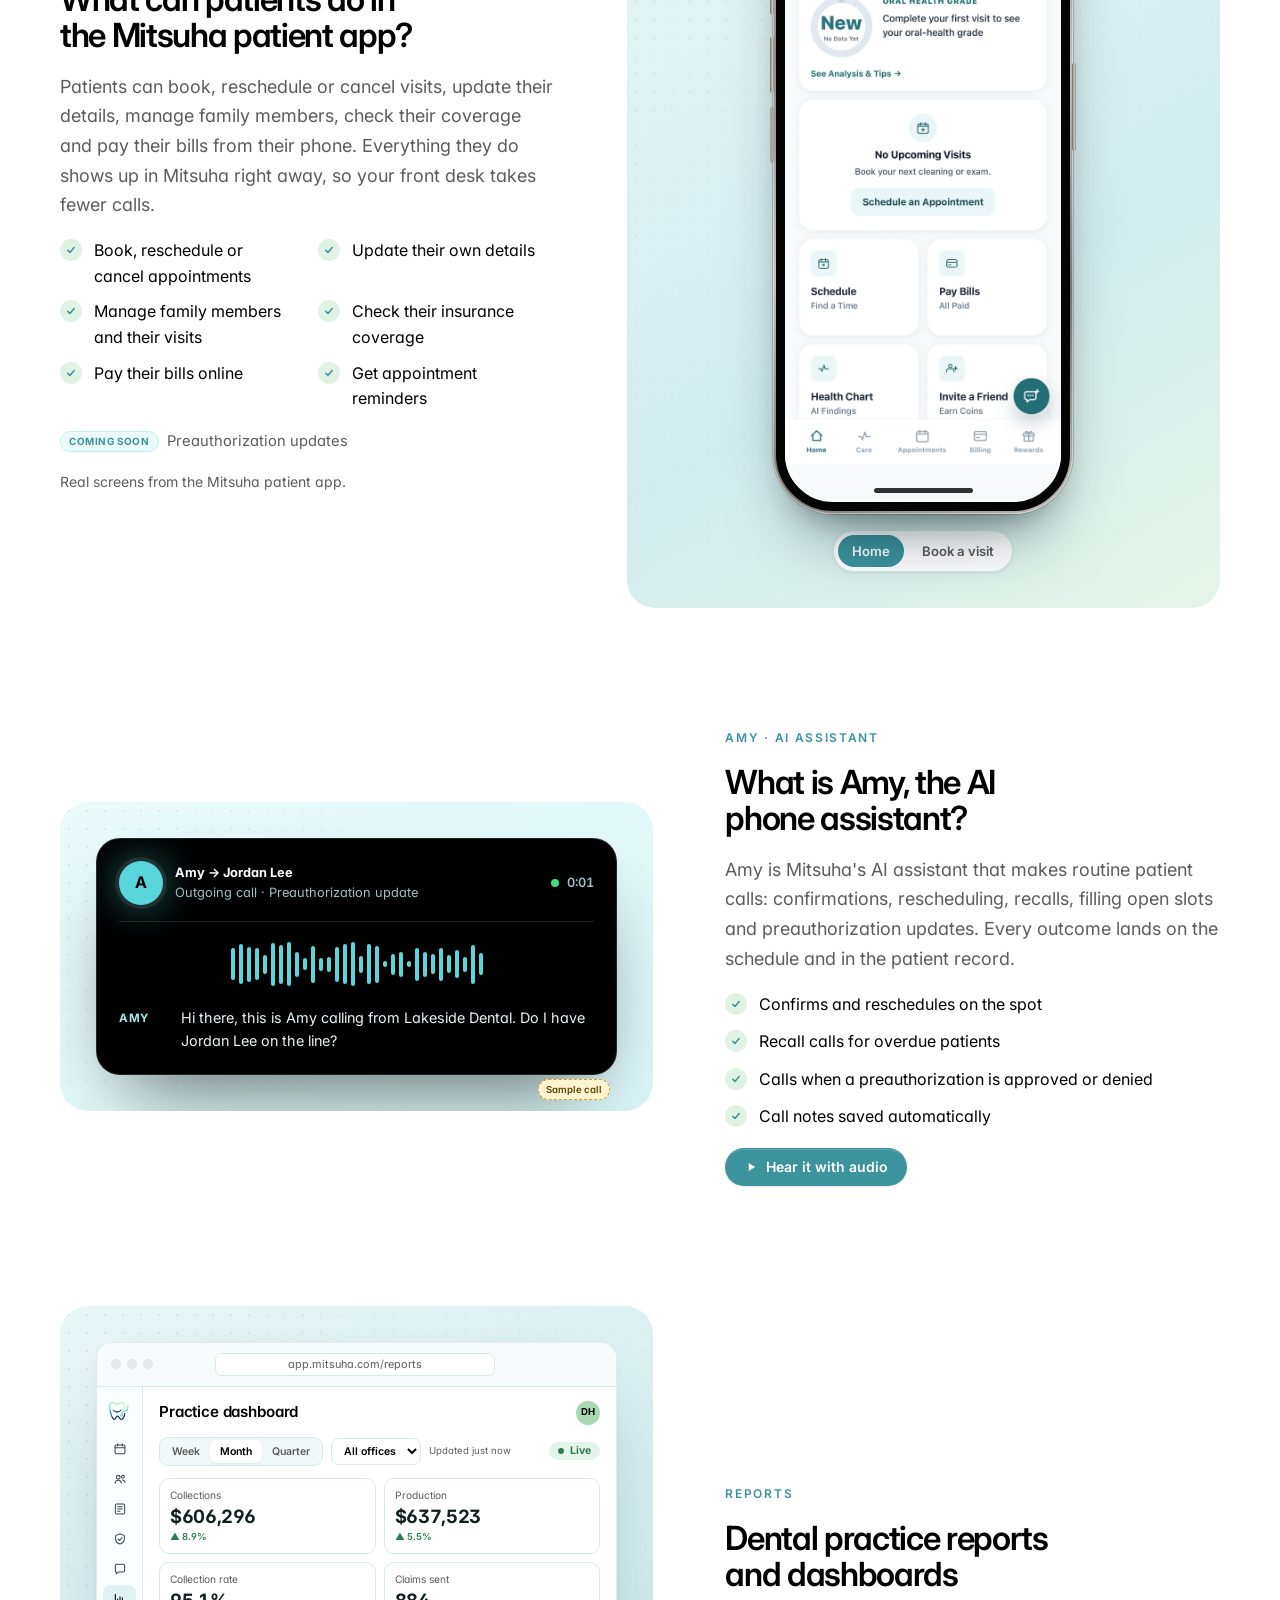
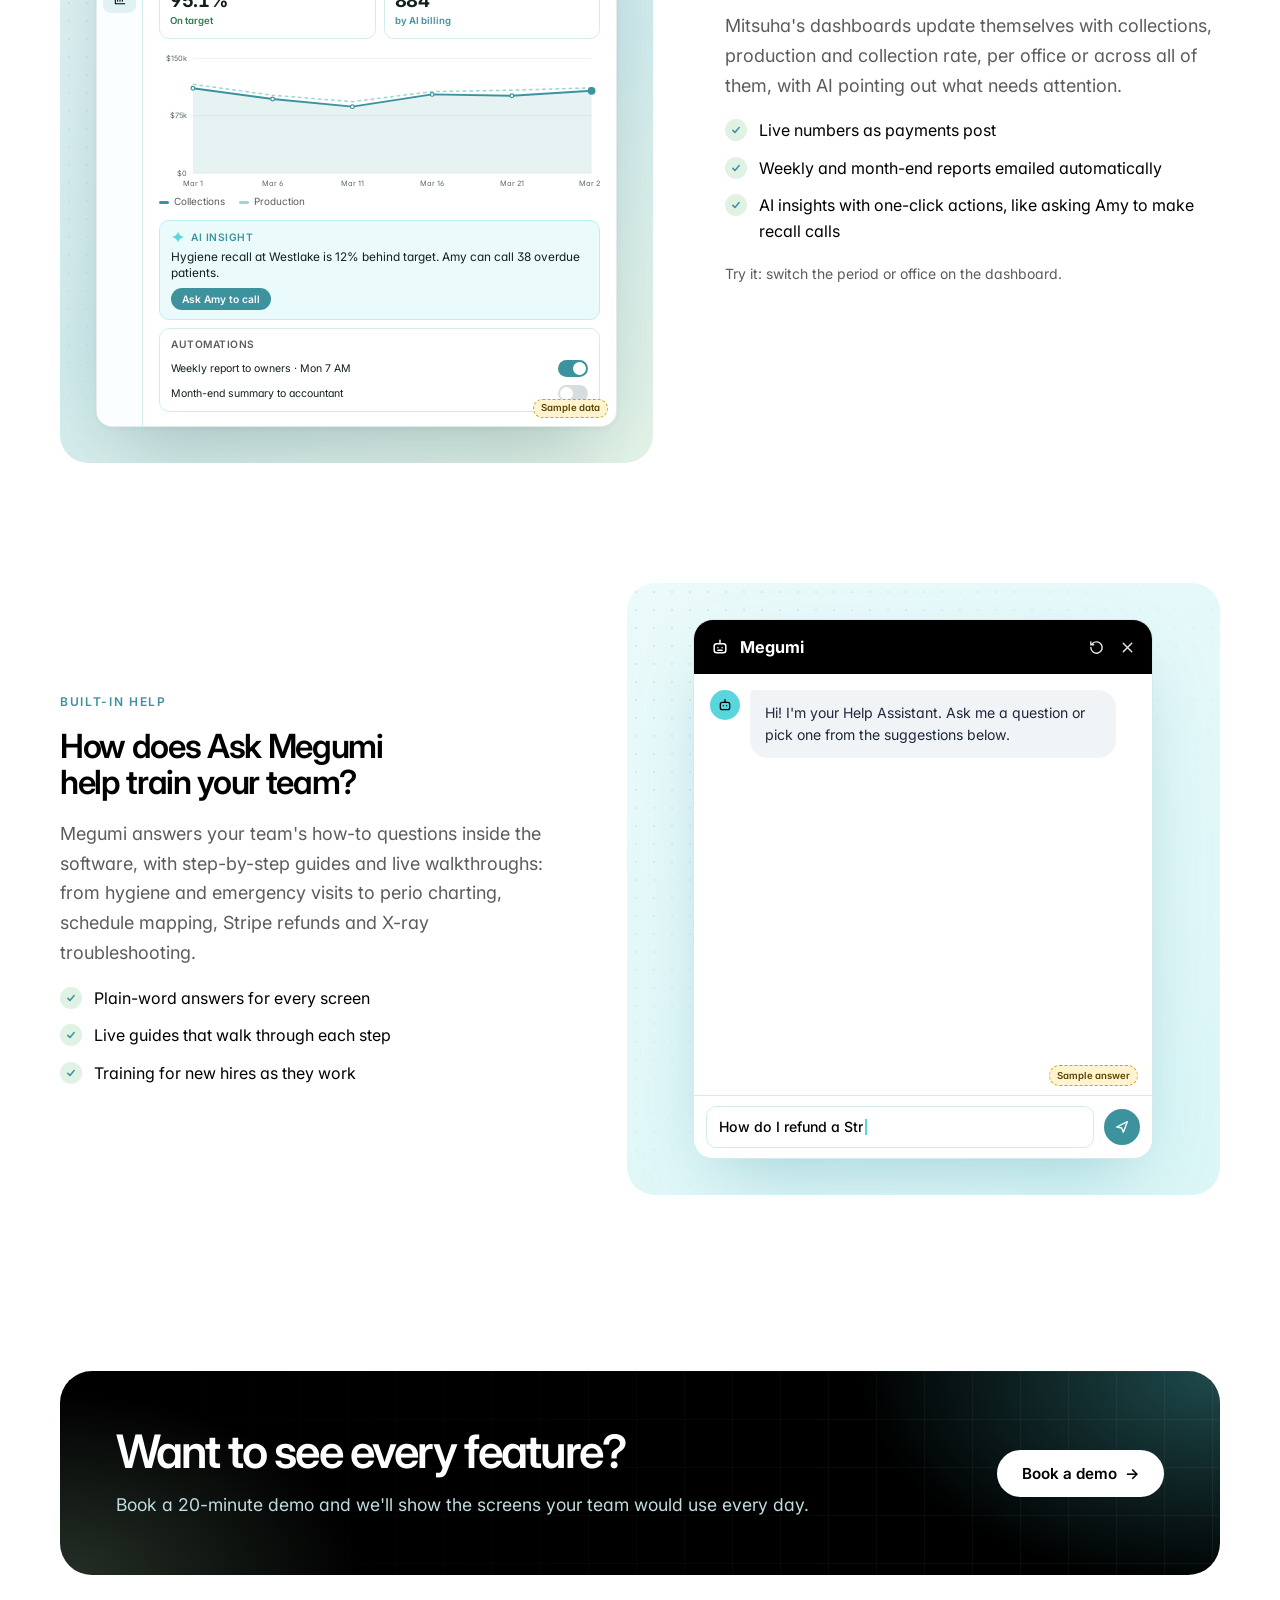
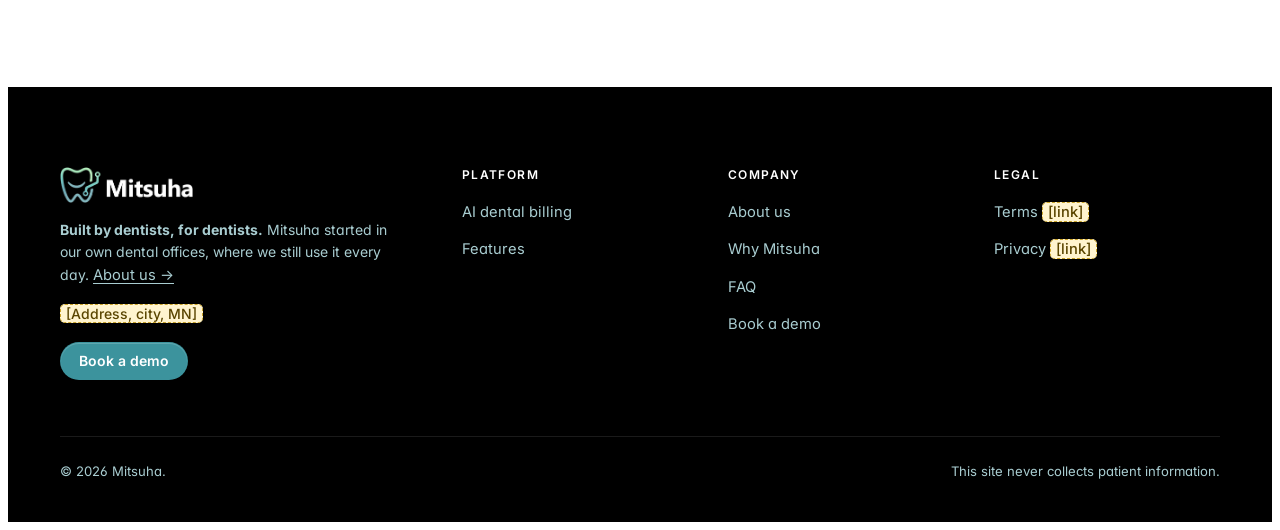
<file: features.html>
<!doctype html>
<html lang="en" data-brand="aqua">
<head>
<meta charset="utf-8">
<meta name="viewport" content="width=device-width, initial-scale=1, viewport-fit=cover">
<title>All-in-One Dental PMS Features | Mitsuha</title>
<meta name="description" content="See every Mitsuha feature: AI Scribe notes, AI billing, insurance checks, X-rays, a patient app and Amy, the AI assistant who calls patients for you.">
<meta name="robots" content="index,follow,max-image-preview:large">
<link rel="canonical" href="https://mitsuha.com/features">
<meta name="theme-color" content="#FFFFFF">
<link rel="icon" href="/favicon.ico" sizes="any">
<link rel="icon" type="image/png" sizes="32x32" href="/images/brand/favicon-32.png">
<link rel="icon" type="image/png" sizes="16x16" href="/images/brand/favicon-16.png">
<link rel="apple-touch-icon" sizes="180x180" href="/images/brand/apple-touch-icon.png">
<meta property="og:type" content="website">
<meta property="og:site_name" content="Mitsuha">
<meta property="og:locale" content="en_US">
<meta property="og:title" content="All-in-One Dental PMS Features | Mitsuha">
<meta property="og:description" content="See every Mitsuha feature: AI Scribe notes, AI billing, insurance checks, X-rays, a patient app and Amy, the AI assistant who calls patients for you.">
<meta property="og:url" content="https://mitsuha.com/features">
<meta property="og:image" content="https://mitsuha.com/images/og/mitsuha-og.jpg">
<meta property="og:image:width" content="1200">
<meta property="og:image:height" content="630">
<meta property="og:image:alt" content="Mitsuha: all-in-one cloud dental practice management software with AI billing">
<meta name="twitter:card" content="summary_large_image">
<meta name="twitter:title" content="All-in-One Dental PMS Features | Mitsuha">
<meta name="twitter:description" content="See every Mitsuha feature: AI Scribe notes, AI billing, insurance checks, X-rays, a patient app and Amy, the AI assistant who calls patients for you.">
<meta name="twitter:image" content="https://mitsuha.com/images/og/mitsuha-og.jpg">
<link rel="preconnect" href="https://fonts.googleapis.com">
<link rel="preconnect" href="https://fonts.gstatic.com" crossorigin>
<link rel="stylesheet" href="https://fonts.googleapis.com/css2?family=Inter:wght@400;500;600;700&display=swap">
<link rel="stylesheet" href="/assets/site.ee6e51f34d.css">
<script type="application/ld+json">{"@context":"https://schema.org","@graph":[{"@type":"Organization","@id":"https://mitsuha.com/#organization","name":"Mitsuha","url":"https://mitsuha.com/","logo":"https://mitsuha.com/images/brand/mitsuha-mark-512.png","description":"Cloud dental practice management software with AI billing, built by dentists who run their own offices on it.","address":{"@type":"PostalAddress","addressLocality":"St. Paul","addressRegion":"MN","addressCountry":"US"}},{"@type":"WebSite","@id":"https://mitsuha.com/#website","name":"Mitsuha","url":"https://mitsuha.com/","publisher":{"@id":"https://mitsuha.com/#organization"}},{"@type":"BreadcrumbList","itemListElement":[{"@type":"ListItem","position":1,"name":"Home","item":"https://mitsuha.com/"},{"@type":"ListItem","position":2,"name":"Platform","item":"https://mitsuha.com/features"}]},{"@type":"SoftwareApplication","name":"Mitsuha","applicationCategory":"BusinessApplication","applicationSubCategory":"All-in-one dental practice management software","operatingSystem":"Web browser","url":"https://mitsuha.com/features","description":"See every Mitsuha feature: AI Scribe notes, AI billing, insurance checks, X-rays, a patient app and Amy, the AI assistant who calls patients for you.","featureList":["AI billing and claim follow-up","AI insurance verification","AI Scribe voice charting","Amy, AI phone assistant","Patient app","Scheduling","Charting and treatment planning","X-rays and imaging","Reports and dashboards"],"publisher":{"@id":"https://mitsuha.com/#organization"}}]}</script>
</head>
<body data-page="features">
<a class="skip" href="#main">Skip to content</a>
<div class="announce" id="announce" role="region" aria-label="Announcement">
  <div class="wrap">
    <span class="tag" id="annTag">Event</span>
    <span id="annText">Meet us at the Chicago Dental Society Midwinter Meeting, Feb 25–27, 2027, McCormick Place West.</span>
    <span id="annLink"></span>
    <button class="x" id="annClose" aria-label="Dismiss announcement">×</button>
  </div>
</div>

<header class="site" id="siteHeader">
  <div class="wrap">
    <a href="/" class="logo" aria-label="Mitsuha home"><img class="logo-img" src="/images/brand/logo.png" alt="Mitsuha" width="133" height="36"></a>
    <nav class="main" aria-label="Main">
      <div class="dd">
        <a href="/features" class="dd-top" data-route-group="platform" aria-current="page">Platform <svg width="12" height="12" viewBox="0 0 12 12" fill="none" stroke="currentColor" stroke-width="1.8"><path d="M3 4.5l3 3 3-3"/></svg></a>
        <div class="dd-panel" id="dd-platform">
          <a href="/ai-dental-billing"><span class="dd-ico" data-ico="billing"></span><span><b>AI billing</b><span>Claims built, sent and followed up for you</span></span></a>
          <a href="/features"><span class="dd-ico" data-ico="grid"></span><span><b>All features</b><span>Scheduling, charting, texting and reports</span></span></a>
          <a class="dd-all" href="/features">See the whole platform →</a>
        </div>
      </div>
      <div class="dd">
        <a href="/why-mitsuha" class="dd-top" data-route-group="why-mitsuha">Why Mitsuha <svg width="12" height="12" viewBox="0 0 12 12" fill="none" stroke="currentColor" stroke-width="1.8"><path d="M3 4.5l3 3 3-3"/></svg></a>
        <div class="dd-panel" id="dd-switch">
          <a href="/why-mitsuha"><span class="dd-ico" data-ico="cloud"></span><span><b>Why Mitsuha</b><span>Cloud vs server, comparisons and switching</span></span></a>
          <a href="/why-mitsuha/dentrix"><span class="dd-ico" data-ico="arrow"></span><span><b>Dentrix alternative</b><span>Side-by-side comparison</span></span></a>
          <a href="/why-mitsuha/eaglesoft"><span class="dd-ico" data-ico="arrow"></span><span><b>Eaglesoft alternative</b><span>Side-by-side comparison</span></span></a>
          <a href="/why-mitsuha/open-dental"><span class="dd-ico" data-ico="arrow"></span><span><b>Open Dental alternative</b><span>Side-by-side comparison</span></span></a>
          <a class="dd-all" href="/why-mitsuha">Why Mitsuha →</a>
        </div>
      </div>
      <a href="/about">About us</a>
      <a href="/faq">FAQ</a>
    </nav>
    <div class="hdr-cta"><button class="btn btn-primary btn-sm" data-demo="header">Book a demo</button></div>
    <button class="menu-btn" id="menuBtn" aria-label="Open menu" aria-expanded="false" aria-controls="mnav"><span></span><span></span><span></span></button>
  </div>
  <div class="mnav" id="mnav">
    <p>Platform</p><a href="/features">Platform overview</a><a href="/ai-dental-billing">AI billing</a><a href="/features">All features</a>
    <p>Why Mitsuha</p><a href="/why-mitsuha">Why Mitsuha</a><a href="/why-mitsuha/dentrix">Dentrix alternative</a><a href="/why-mitsuha/eaglesoft">Eaglesoft alternative</a><a href="/why-mitsuha/open-dental">Open Dental alternative</a>
    <p>Company</p><a href="/about">About us</a><a href="/faq">FAQ</a>
    <button class="btn btn-primary" data-demo="mobile-menu">Book a demo</button>
  </div>
</header>


<main id="main">
<section class="page active" data-page="features">
  <div class="page-hero mesh">
    <div class="wrap">
      <p class="crumb"><a href="/">Home</a><span>/</span><span>Platform</span></p>
      <p class="eyebrow">Everything in one place</p>
      <h1>All-in-one dental practice management software: everything your practice runs on</h1>
      <p class="lede">Mitsuha is cloud dental software that puts scheduling, charting, AI Scribe, X-rays, AI billing, insurance verification, a patient app, Amy and reports in one system. Your team logs in from any browser, at any office.</p>
      <div class="btn-row"><button class="btn btn-primary" data-demo="features-hero">Book a demo <span class="arr" aria-hidden="true">→</span></button></div>
      <nav class="subnav" aria-label="Explore the platform"><a href="/ai-dental-billing">AI billing</a><button type="button" data-scroll="feat-scribe">AI Scribe</button><button type="button" data-scroll="feat-insurance">Insurance verification</button><button type="button" data-scroll="feat-reports">Reports</button><button type="button" data-scroll="feat-amy">Amy</button><button type="button" data-scroll="feat-patient">Patient app</button><button type="button" data-scroll="feat-imaging">X-rays and imaging</button><button type="button" data-scroll="feat-ask">Ask Megumi (training)</button></nav>
    </div>
  </div>
  <div class="band features-list" style="padding-top:48px">
    <div class="wrap">
      <div class="split" id="feat-schedule">
        <div class="split-copy reveal"><p class="eyebrow">Scheduling</p><h2>Dental scheduling software</h2><p class="lede">Mitsuha shows every chair, provider and hygienist for the day in one view, with insurance status right on each appointment.</p><ul class="checks"><li>Multi-office and multi-provider views</li><li>Coverage status on each appointment</li><li>Open-slot view for quick bookings</li></ul></div>
        <div class="visual-bg reveal"><div class="app" data-screen="schedule"></div></div>
      </div>
      <div class="split rev" id="feat-chart">
        <div class="split-copy reveal"><p class="eyebrow">Charting</p><h2>Dental charting and treatment planning</h2><p class="lede">Mitsuha gives you a clear tooth chart with existing work and planned treatment, plus treatment plans with insurance estimates.</p><ul class="checks"><li>Tooth chart with conditions and planned work</li><li>Treatment plans with insurance estimates</li><li>Clinical notes in the same record</li></ul></div>
        <div class="visual-bg reveal"><div class="app" data-screen="chart"></div></div>
      </div>
      <div class="split" id="feat-scribe">
        <div class="split-copy reveal"><p class="eyebrow ai-eyebrow">AI Scribe</p><h2>What does AI Scribe do during a dental visit?</h2><p class="lede">AI Scribe writes the clinical notes, adds the procedure codes and builds the treatment plan while the dentist talks through the exam as usual. It then sends everything on to billing, ready to go.</p><ul class="checks"><li>SOAP notes, perio charting and existing conditions by voice</li><li>Codes and treatment plans filled in from the visit</li><li>Rendered services flow straight to billing and claims</li><li>Coding errors flagged before a claim is created</li></ul></div>
        <div class="visual-bg ai-bg reveal"><div class="scribe" data-scribe aria-label="Sample: AI Scribe writing up a visit">
          <div class="sc-head"><span class="rec-dot"></span><b>AI Scribe</b><span class="sc-sub">Periodic exam · Dr. Hansen</span><span class="sc-time">0:42</span></div>
          <div class="sc-wave" aria-hidden="true"><i></i><i></i><i></i><i></i><i></i><i></i><i></i><i></i><i></i><i></i><i></i><i></i><i></i><i></i><i></i><i></i><i></i><i></i></div>
          <p class="sc-quote st" style="--d:.2s">"Upper right first molar, the old MOD filling is fractured. Let's plan a porcelain crown on number three."</p>
          <div class="sc-note st" style="--d:.9s">
            <div><b>S</b><span>Sensitivity on the upper right when chewing.</span></div>
            <div><b>O</b><span>Fractured MOD restoration, #3. Perio within normal limits.</span></div>
            <div><b>A</b><span>Cracked restoration, #3.</span></div>
            <div><b>P</b><span>Porcelain crown, #3. Recall in 6 months.</span></div>
          </div>
          <div class="sc-codes st" style="--d:1.8s"><span>D0120 · Periodic exam</span><span>D2740 · Crown, porcelain #3</span></div>
          <div class="sc-status st" style="--d:2.5s"><span>✓ Treatment plan updated</span><span>✓ Sent to billing</span></div>
          <span class="sample">Sample data</span>
        </div></div>
      </div>
      <div class="split" id="feat-imaging">
        <div class="split-copy reveal"><p class="eyebrow">Imaging</p><h2>Dental imaging software built into the chart</h2><p class="lede">Mitsuha has its own imaging software, built in-house, so you don't need a separate imaging program. It connects to intraoral sensors and panoramic machines that use standard TWAIN drivers, and bitewings, periapicals and panos open in the patient's record, linked to the tooth they belong to. Adjust brightness and contrast without leaving the chart.</p><ul class="checks"><li>Our own imaging software, no separate program to buy</li><li>Connects to TWAIN intraoral sensors and pano machines</li><li>Images linked to teeth on the chart</li><li>Brightness, contrast and zoom tools</li><li>Attach images to claims in one click</li></ul><p class="small muted">Supported sensors <span class="ph">[confirm list]</span></p></div>
        <div class="visual-bg reveal"><div class="app" data-screen="xray" id="xrFeature"></div>
          <div class="xr-ctrls">
            <div class="field"><label for="xr-b">Brightness</label><input type="range" id="xr-b" min="60" max="160" value="100"></div>
            <div class="field"><label for="xr-c">Contrast</label><input type="range" id="xr-c" min="60" max="180" value="110"></div>
          </div>
        </div>
      </div>

      <div class="split">
        <div class="split-copy reveal"><p class="eyebrow">Billing</p><h2>Dental claims management with AI billing</h2><p class="lede">Mitsuha builds claims from the chart, sends them and follows up on unpaid ones. Your team sees one list of the claims that need a person.</p><div><a href="/ai-dental-billing" class="text-link">More on AI dental billing <span class="arr" aria-hidden="true">→</span></a></div></div>
        <div class="visual-bg reveal"><div class="app" data-screen="billing"></div></div>
      </div>
      <div class="split rev" id="feat-insurance">
        <div class="split-copy reveal"><p class="eyebrow">Insurance</p><h2>AI insurance verification before every visit</h2><p class="lede">Mitsuha checks eligibility and benefits automatically before each appointment, or for a whole day or week in one click, so your front desk isn't on hold with payers.</p></div>
        <div class="visual-bg reveal"><div class="app" data-screen="insurance"></div></div>
      </div>
      <div class="split" id="feat-patient">
        <div class="split-copy reveal"><p class="eyebrow">Patient app</p><h2>What can patients do in the Mitsuha patient app?</h2><p class="lede">Patients can book, reschedule or cancel visits, update their details, manage family members, check their coverage and pay their bills from their phone. Everything they do shows up in Mitsuha right away, so your front desk takes fewer calls.</p><ul class="checks two"><li>Book, reschedule or cancel appointments</li><li>Update their own details</li><li>Manage family members and their visits</li><li>Check their insurance coverage</li><li>Pay their bills online</li><li>Get appointment reminders</li></ul><p class="soon-row"><span class="soon">Coming soon</span>Preauthorization updates</p><p class="small muted">Real screens from the Mitsuha patient app.</p></div>
        <div class="visual-bg reveal"><div class="shots" aria-label="Screens from the Mitsuha patient app">
          <div class="phone shot-phone"><i class="pwr" aria-hidden="true"></i><div class="notch" aria-hidden="true"></div><div class="shot-screen"><div class="sb" aria-hidden="true"><span>9:41</span><span class="sb-ic"><svg width="17" height="11" viewBox="0 0 17 11"><rect x="0" y="7" width="3" height="4" rx="1"/><rect x="4.5" y="5" width="3" height="6" rx="1"/><rect x="9" y="2.5" width="3" height="8.5" rx="1"/><rect x="13.5" y="0" width="3" height="11" rx="1"/></svg><svg width="15" height="11" viewBox="0 0 15 11"><path d="M7.5 2.2c2.2 0 4.2.9 5.7 2.3l1.1-1.1A9.6 9.6 0 0 0 7.5.6 9.6 9.6 0 0 0 .7 3.4l1.1 1.1a8 8 0 0 1 5.7-2.3zm0 3.1c1.3 0 2.5.5 3.5 1.3l1.1-1.1a6.6 6.6 0 0 0-9.2 0l1.1 1.1c1-.8 2.2-1.3 3.5-1.3zm0 3.1c.5 0 1 .2 1.3.5L7.5 10.2 6.2 8.9c.3-.3.8-.5 1.3-.5z"/></svg><svg width="25" height="12" viewBox="0 0 25 12"><rect x=".5" y=".5" width="21" height="11" rx="3.2" fill="none" stroke="currentColor" opacity=".45"/><rect x="2" y="2" width="16" height="8" rx="2"/><rect x="22.5" y="4" width="1.6" height="4" rx=".8" opacity=".5"/></svg></span></div>
            <img class="shot-img on" src="/images/app-home-nancy.jpg" alt="Mitsuha patient app home screen for a sample patient, Nancy Smith, with Schedule and Pay Bills shortcuts" width="620" height="1267" loading="lazy" decoding="async">
            <img class="shot-img" src="/images/app-schedule.jpg" alt="Mitsuha patient app booking screen: choose an office location, cleaning or emergency visit, then an open time" width="620" height="1267" loading="lazy" decoding="async">
          </div></div>
          <div class="shot-tabs" role="tablist" aria-label="App screens"><button type="button" role="tab" aria-selected="true" data-shot="0">Home</button><button type="button" role="tab" aria-selected="false" data-shot="1">Book a visit</button></div>
        </div></div>
      </div>
      <div class="split rev" id="feat-amy">
        <div class="split-copy reveal"><p class="eyebrow ai-eyebrow">Amy · AI assistant</p><h2>What is Amy, the AI phone assistant?</h2><p class="lede">Amy is Mitsuha's AI assistant that makes routine patient calls: confirmations, rescheduling, recalls, filling open slots and preauthorization updates. Every outcome lands on the schedule and in the patient record.</p><ul class="checks"><li>Confirms and reschedules on the spot</li><li>Recall calls for overdue patients</li><li>Calls when a preauthorization is approved or denied</li><li>Call notes saved automatically</li></ul><div><button type="button" class="btn btn-primary btn-sm call-btn" data-call-play="featCall"><svg width="14" height="14" viewBox="0 0 24 24" fill="currentColor" aria-hidden="true"><path d="M8 5v14l11-7z"/></svg><span>Hear it with audio</span></button></div></div>
        <div class="visual-bg ai-bg reveal"><div class="call" id="featCall" data-call="preauth" style="background:var(--night)">
          <div class="call-head"><span class="amy-av">A</span><span><b>Amy → Jordan Lee</b><span>Outgoing call · Preauthorization update</span></span><span class="call-time">0:00</span></div>
          <div class="wave" aria-hidden="true" hidden></div>
          <div class="lines" aria-live="polite" style="min-height:0;max-height:none;margin-top:16px"></div>
          <div class="call-result" hidden>Preauthorization approved · Crown booked Thu 2:00 PM · Note saved</div>
          <span class="sample">Sample call</span>
        </div></div>
      </div>

      <div class="split rev" id="feat-reports">
        <div class="split-copy reveal"><p class="eyebrow">Reports</p><h2>Dental practice reports and dashboards</h2><p class="lede">Mitsuha's dashboards update themselves with collections, production and collection rate, per office or across all of them, with AI pointing out what needs attention.</p><ul class="checks"><li>Live numbers as payments post</li><li>Weekly and month-end reports emailed automatically</li><li>AI insights with one-click actions, like asking Amy to make recall calls</li></ul><p class="small muted">Try it: switch the period or office on the dashboard.</p></div>
        <div class="visual-bg reveal"><div class="app" data-screen="reports"></div></div>
      </div>
      <div class="split" id="feat-ask">
        <div class="split-copy reveal"><p class="eyebrow ai-eyebrow">Built-in help</p><h2>How does Ask Megumi help train your team?</h2><p class="lede">Megumi answers your team's how-to questions inside the software, with step-by-step guides and live walkthroughs: from hygiene and emergency visits to perio charting, schedule mapping, Stripe refunds and X-ray troubleshooting.</p><ul class="checks"><li>Plain-word answers for every screen</li><li>Live guides that walk through each step</li><li>Training for new hires as they work</li></ul></div>
        <div class="visual-bg ai-bg reveal"><div class="meg" data-meg="features" data-meg-start="18" aria-label="Megumi answering a question inside Mitsuha">
            <div class="meg-head"><svg width="20" height="20" viewBox="0 0 24 24" fill="none" stroke="currentColor" stroke-width="1.8" stroke-linecap="round" stroke-linejoin="round" aria-hidden="true"><rect x="5" y="8" width="14" height="11" rx="3"/><path d="M12 4v4M9.5 13h.01M14.5 13h.01M9.5 16h5"/></svg><b>Megumi</b><span class="meg-icons" aria-hidden="true"><svg width="17" height="17" viewBox="0 0 24 24" fill="none" stroke="currentColor" stroke-width="2" stroke-linecap="round"><path d="M4 12a8 8 0 1 0 2.3-5.6M4 4v4h4"/></svg><svg width="17" height="17" viewBox="0 0 24 24" fill="none" stroke="currentColor" stroke-width="2" stroke-linecap="round"><path d="M6 6l12 12M18 6L6 18"/></svg></span></div>
            <div class="meg-body" aria-live="polite"></div>
            <div class="meg-input"><div class="meg-field"><span class="typed"></span><span class="caret" aria-hidden="true"></span></div><span class="meg-send" aria-hidden="true"><svg width="16" height="16" viewBox="0 0 24 24" fill="none" stroke="currentColor" stroke-width="2" stroke-linecap="round" stroke-linejoin="round"><path d="M4 12l16-8-6 16-2.5-6.5z"/></svg></span></div>
            <span class="sample" style="bottom:72px;right:14px">Sample answer</span>
          </div></div>
      </div>
    </div>
  </div>
  <div class="band tight" style="padding-bottom:112px"><div class="wrap"><div class="cta-band simple reveal"><div><h2>Want to see every feature?</h2><p>Book a 20-minute demo and we'll show the screens your team would use every day.</p></div><div class="btn-row"><button class="btn btn-primary" data-demo="features-final">Book a demo <span class="arr" aria-hidden="true">→</span></button></div></div></div></div>
</section>
</main>

<footer class="site">
  <div class="wrap">
    <div class="cols">
      <div class="stack">
        <a href="/" class="logo" aria-label="Mitsuha home"><img class="logo-img" src="/images/brand/logo-on-dark.png" alt="Mitsuha" width="133" height="36"></a>
        <p class="small foot-story" style="max-width:38ch"><b>Built by dentists, for dentists.</b> Mitsuha started in our own dental offices, where we still use it every day. <a href="/about">About us →</a></p>
        <p class="small"><span class="ph">[Address, city, MN]</span></p>
        <div><button class="btn btn-primary btn-sm" data-demo="footer">Book a demo</button></div>
      </div>
      <div><h3>Platform</h3><ul><li><a href="/ai-dental-billing">AI dental billing</a></li><li><a href="/features">Features</a></li></ul></div>
      <div><h3>Company</h3><ul><li><a href="/about">About us</a></li><li><a href="/why-mitsuha">Why Mitsuha</a></li><li><a href="/faq">FAQ</a></li><li><a href="/demo">Book a demo</a></li></ul></div>
      <div><h3>Legal</h3><ul><li><a href="#" data-noop>Terms <span class="ph">[link]</span></a></li><li><a href="#" data-noop>Privacy <span class="ph">[link]</span></a></li></ul></div>
    </div>
    <div class="legal"><span>© 2026 Mitsuha.</span><span>This site never collects patient information.</span></div>
  </div>
</footer>

<div class="mobile-cta"><button class="btn btn-primary" data-demo="mobile-sticky">Book a demo</button></div>

<button class="cb-launch" id="cbLaunch" aria-expanded="false" aria-controls="cb"><span class="amy-dot" aria-hidden="true">A</span><span class="lbl">Ask Amy</span><span class="sr-only">Open chat with Amy</span></button>
<div class="cb-nudge" id="cbNudge" hidden role="status">Hi, I'm Amy! Ask me anything about Mitsuha. I can type or talk. <button type="button" aria-label="Dismiss">×</button></div>
<div class="cb" id="cb" hidden role="dialog" aria-label="Chat with Amy">
  <div class="cb-head"><span class="cb-av" id="cbAv">A</span><span><b>Amy</b><small>Mitsuha assistant · types and talks</small></span><button class="cb-x" id="cbX" aria-label="Close chat">×</button></div>
  <div class="cb-voice">
    <button type="button" id="cbTalk" aria-pressed="false"><svg width="15" height="15" viewBox="0 0 24 24" fill="none" stroke="currentColor" stroke-width="2" stroke-linecap="round"><rect x="9" y="3" width="6" height="11" rx="3"/><path d="M5.5 11a6.5 6.5 0 0 0 13 0M12 17.5V21"/></svg>Talk now</button>
    <button type="button" id="cbSpeak" aria-pressed="false"><svg width="15" height="15" viewBox="0 0 24 24" fill="none" stroke="currentColor" stroke-width="2" stroke-linecap="round"><path d="M4 9.5h3.5L12 5.5v13l-4.5-4H4z"/><path d="M15.5 9a4 4 0 0 1 0 6M18 6.5a7.5 7.5 0 0 1 0 11"/></svg>Voice replies</button>
    <span class="mini-wave" id="cbWave" aria-hidden="true"><i></i><i></i><i></i><i></i><i></i><i></i></span>
  </div>
  <div class="cb-body" id="cbBody" aria-live="polite"></div>
  <div class="cb-foot">
    <form class="cb-form" id="cbForm"><label for="cbInput" class="sr-only">Your question</label><input id="cbInput" placeholder="Ask Amy a question…" autocomplete="off"><button type="submit" aria-label="Send"><svg width="18" height="18" viewBox="0 0 24 24" fill="none" stroke="currentColor" stroke-width="2.2" stroke-linecap="round" stroke-linejoin="round"><path d="M5 12h14M13 6l6 6-6 6"/></svg></button></form>
    <p class="cb-note">Please don't share patient information.</p>
  </div>
</div>

<div class="modal" id="demoModal" hidden role="dialog" aria-modal="true" aria-labelledby="mTitle">
  <div class="modal-box">
    <button class="modal-close" id="modalClose" aria-label="Close">×</button>
    <div id="modalBody"></div>
  </div>
</div>

<script src="/assets/site.f2c6b86a3f.js"></script>
</body>
</html>
</file>
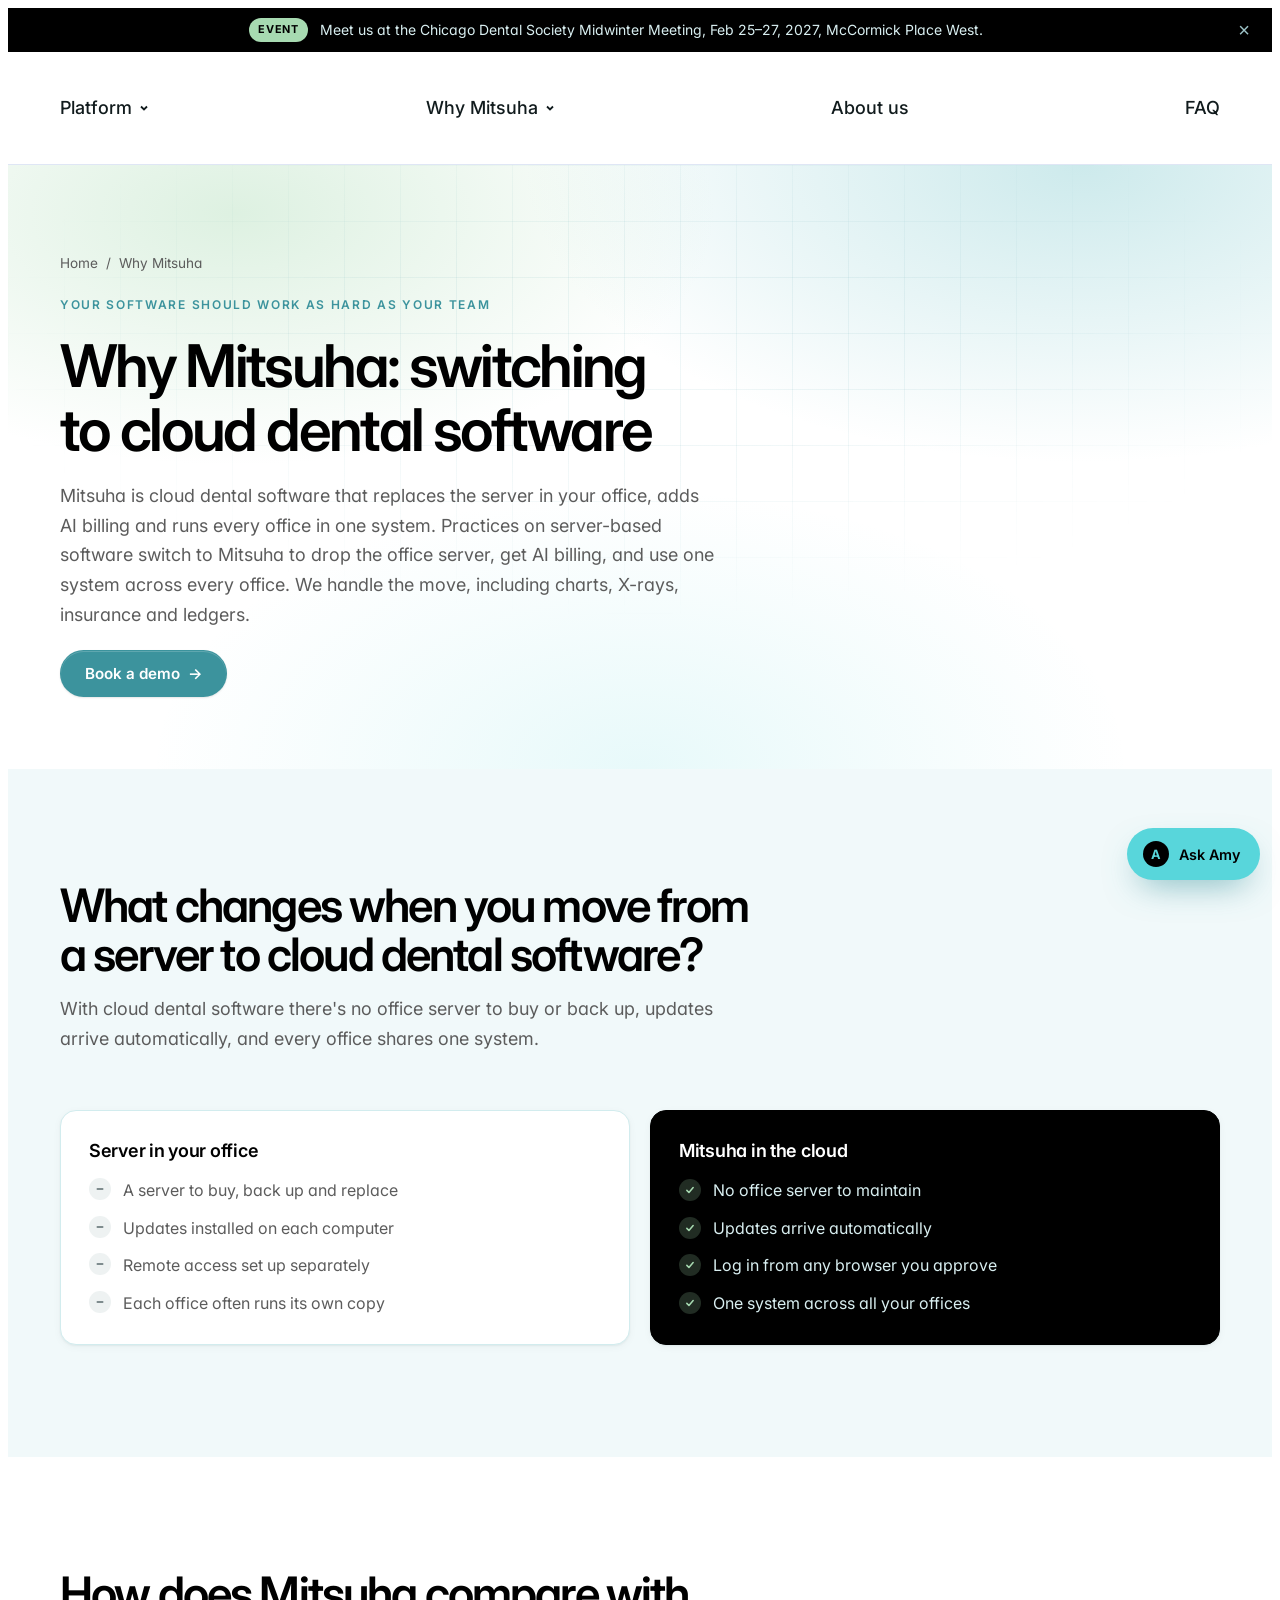
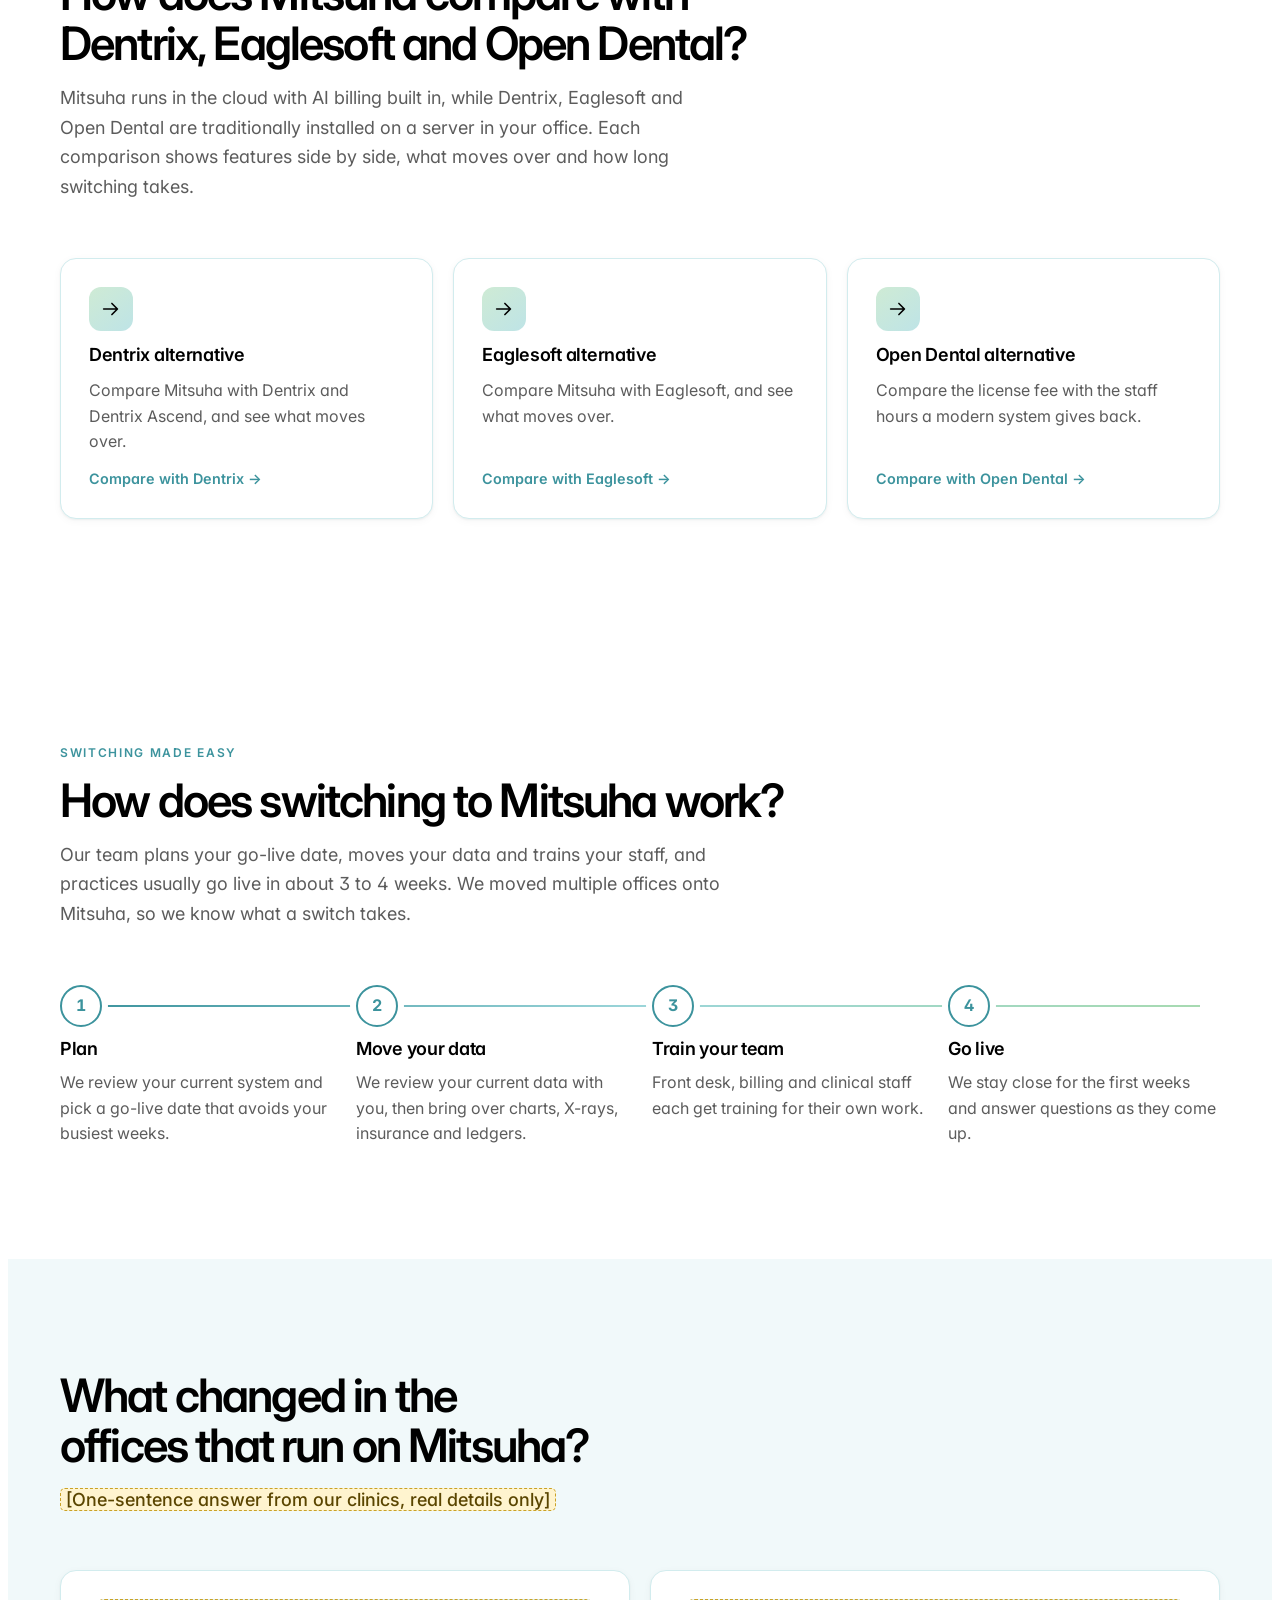
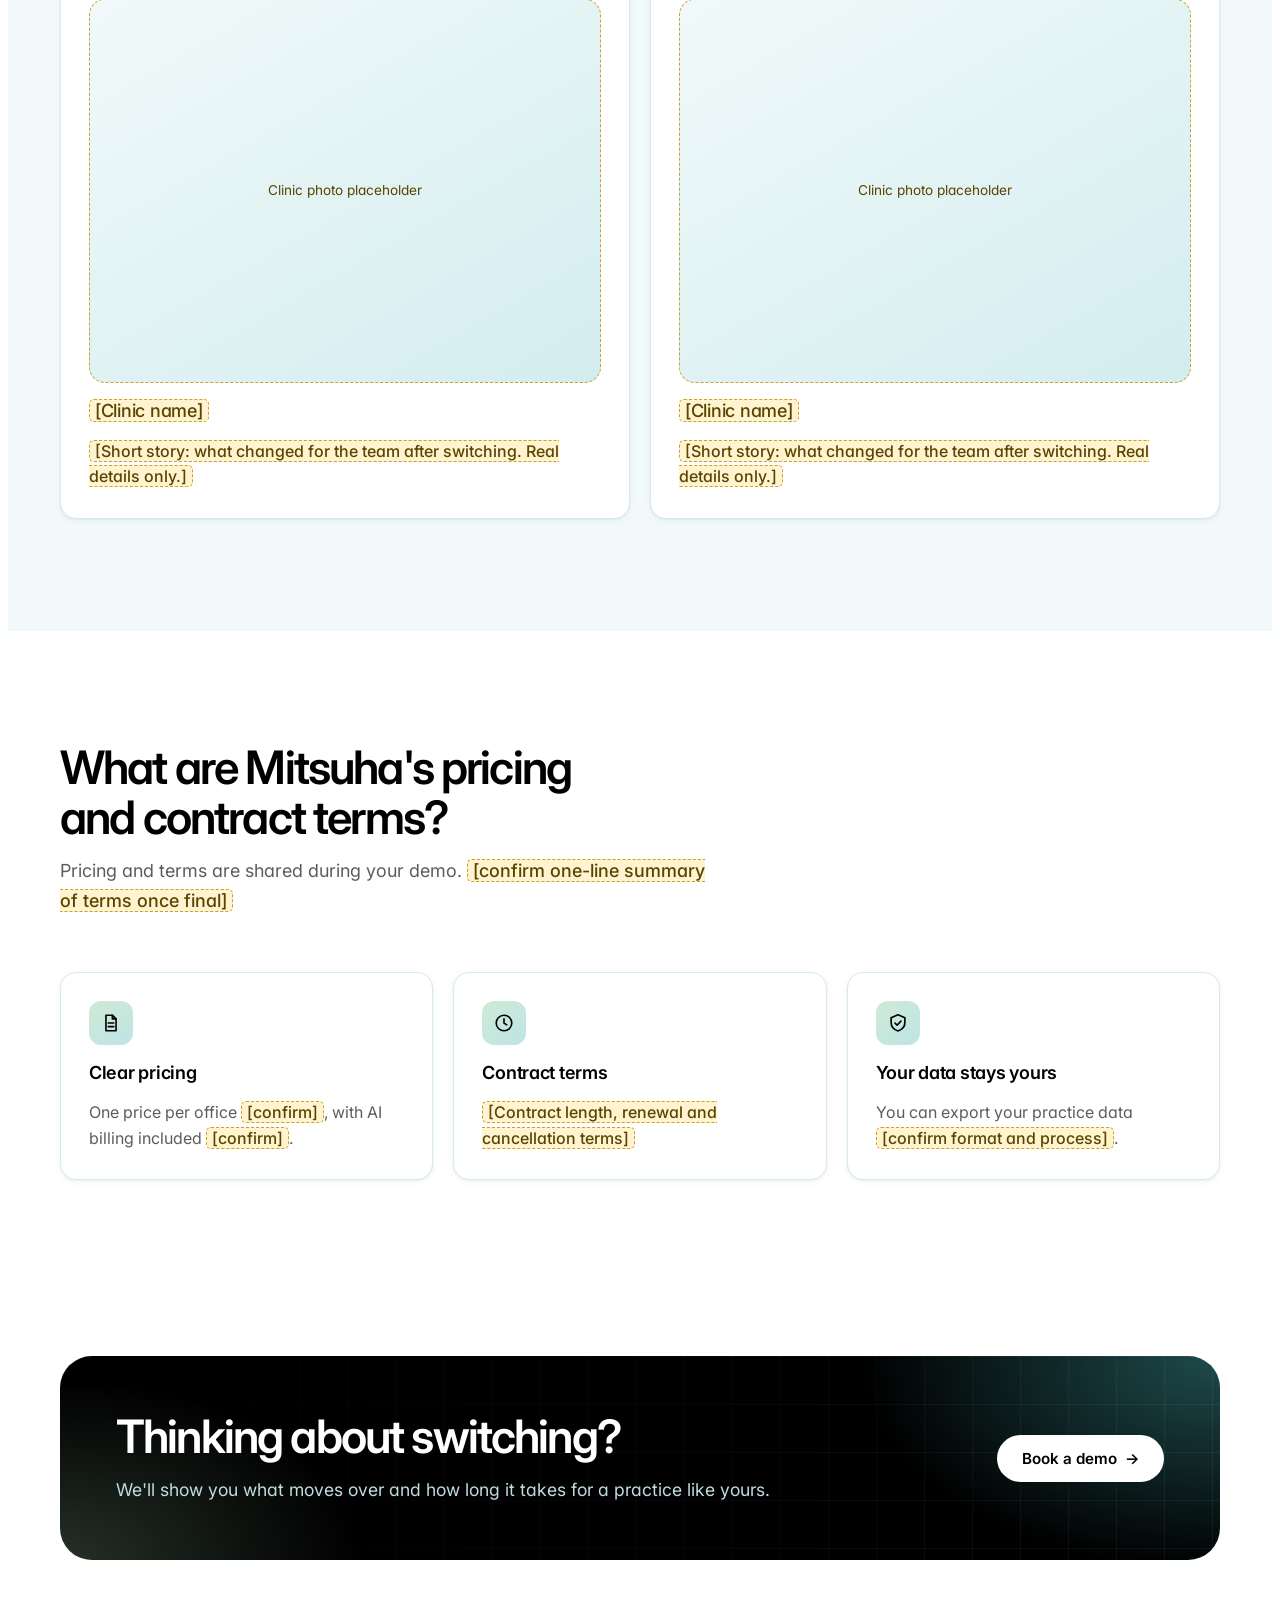
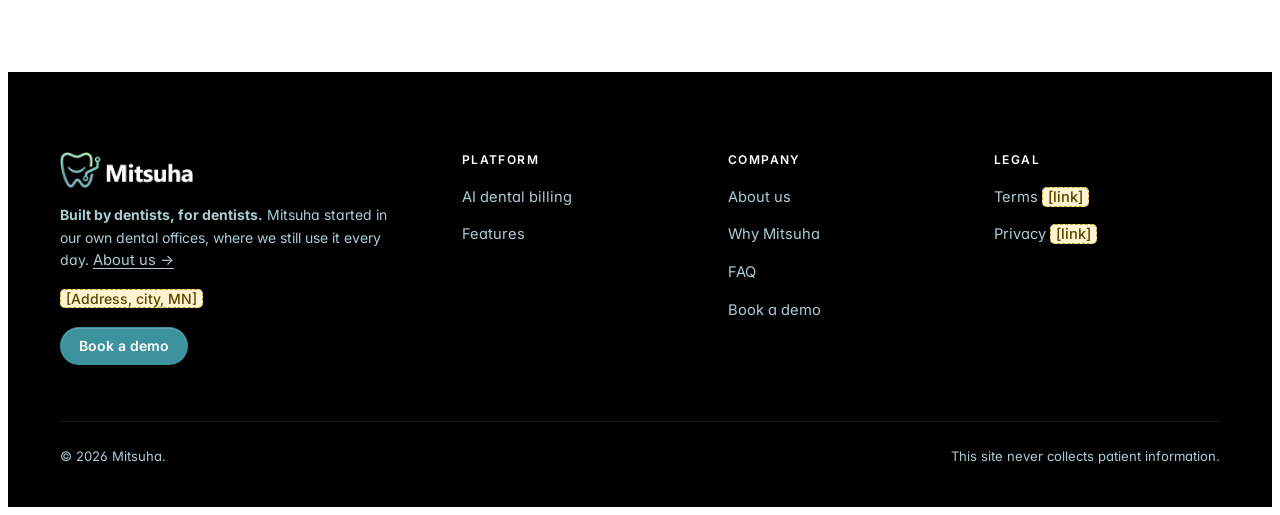
<file: why-mitsuha.html>
<!doctype html>
<html lang="en" data-brand="aqua">
<head>
<meta charset="utf-8">
<meta name="viewport" content="width=device-width, initial-scale=1, viewport-fit=cover">
<title>Why Mitsuha: Switch to Cloud Dental Software | Mitsuha</title>
<meta name="description" content="Why Mitsuha: see what changes when you move from server-based dental software to the cloud, and how we move your data so you go live in 3 to 4 weeks.">
<meta name="robots" content="index,follow,max-image-preview:large">
<link rel="canonical" href="https://mitsuha.com/why-mitsuha">
<meta name="theme-color" content="#FFFFFF">
<link rel="icon" href="/favicon.ico" sizes="any">
<link rel="icon" type="image/png" sizes="32x32" href="/images/brand/favicon-32.png">
<link rel="icon" type="image/png" sizes="16x16" href="/images/brand/favicon-16.png">
<link rel="apple-touch-icon" sizes="180x180" href="/images/brand/apple-touch-icon.png">
<meta property="og:type" content="website">
<meta property="og:site_name" content="Mitsuha">
<meta property="og:locale" content="en_US">
<meta property="og:title" content="Why Mitsuha: Switch to Cloud Dental Software | Mitsuha">
<meta property="og:description" content="Why Mitsuha: see what changes when you move from server-based dental software to the cloud, and how we move your data so you go live in 3 to 4 weeks.">
<meta property="og:url" content="https://mitsuha.com/why-mitsuha">
<meta property="og:image" content="https://mitsuha.com/images/og/mitsuha-og.jpg">
<meta property="og:image:width" content="1200">
<meta property="og:image:height" content="630">
<meta property="og:image:alt" content="Mitsuha: all-in-one cloud dental practice management software with AI billing">
<meta name="twitter:card" content="summary_large_image">
<meta name="twitter:title" content="Why Mitsuha: Switch to Cloud Dental Software | Mitsuha">
<meta name="twitter:description" content="Why Mitsuha: see what changes when you move from server-based dental software to the cloud, and how we move your data so you go live in 3 to 4 weeks.">
<meta name="twitter:image" content="https://mitsuha.com/images/og/mitsuha-og.jpg">
<link rel="preconnect" href="https://fonts.googleapis.com">
<link rel="preconnect" href="https://fonts.gstatic.com" crossorigin>
<link rel="stylesheet" href="https://fonts.googleapis.com/css2?family=Inter:wght@400;500;600;700&display=swap">
<link rel="stylesheet" href="/assets/site.ee6e51f34d.css">
<script type="application/ld+json">{"@context":"https://schema.org","@graph":[{"@type":"Organization","@id":"https://mitsuha.com/#organization","name":"Mitsuha","url":"https://mitsuha.com/","logo":"https://mitsuha.com/images/brand/mitsuha-mark-512.png","description":"Cloud dental practice management software with AI billing, built by dentists who run their own offices on it.","address":{"@type":"PostalAddress","addressLocality":"St. Paul","addressRegion":"MN","addressCountry":"US"}},{"@type":"WebSite","@id":"https://mitsuha.com/#website","name":"Mitsuha","url":"https://mitsuha.com/","publisher":{"@id":"https://mitsuha.com/#organization"}},{"@type":"BreadcrumbList","itemListElement":[{"@type":"ListItem","position":1,"name":"Home","item":"https://mitsuha.com/"},{"@type":"ListItem","position":2,"name":"Why Mitsuha","item":"https://mitsuha.com/why-mitsuha"}]}]}</script>
</head>
<body data-page="why-mitsuha">
<a class="skip" href="#main">Skip to content</a>
<div class="announce" id="announce" role="region" aria-label="Announcement">
  <div class="wrap">
    <span class="tag" id="annTag">Event</span>
    <span id="annText">Meet us at the Chicago Dental Society Midwinter Meeting, Feb 25–27, 2027, McCormick Place West.</span>
    <span id="annLink"></span>
    <button class="x" id="annClose" aria-label="Dismiss announcement">×</button>
  </div>
</div>

<header class="site" id="siteHeader">
  <div class="wrap">
    <a href="/" class="logo" aria-label="Mitsuha home"><img class="logo-img" src="/images/brand/logo.png" alt="Mitsuha" width="133" height="36"></a>
    <nav class="main" aria-label="Main">
      <div class="dd">
        <a href="/features" class="dd-top" data-route-group="platform">Platform <svg width="12" height="12" viewBox="0 0 12 12" fill="none" stroke="currentColor" stroke-width="1.8"><path d="M3 4.5l3 3 3-3"/></svg></a>
        <div class="dd-panel" id="dd-platform">
          <a href="/ai-dental-billing"><span class="dd-ico" data-ico="billing"></span><span><b>AI billing</b><span>Claims built, sent and followed up for you</span></span></a>
          <a href="/features"><span class="dd-ico" data-ico="grid"></span><span><b>All features</b><span>Scheduling, charting, texting and reports</span></span></a>
          <a class="dd-all" href="/features">See the whole platform →</a>
        </div>
      </div>
      <div class="dd">
        <a href="/why-mitsuha" class="dd-top" data-route-group="why-mitsuha" aria-current="page">Why Mitsuha <svg width="12" height="12" viewBox="0 0 12 12" fill="none" stroke="currentColor" stroke-width="1.8"><path d="M3 4.5l3 3 3-3"/></svg></a>
        <div class="dd-panel" id="dd-switch">
          <a href="/why-mitsuha"><span class="dd-ico" data-ico="cloud"></span><span><b>Why Mitsuha</b><span>Cloud vs server, comparisons and switching</span></span></a>
          <a href="/why-mitsuha/dentrix"><span class="dd-ico" data-ico="arrow"></span><span><b>Dentrix alternative</b><span>Side-by-side comparison</span></span></a>
          <a href="/why-mitsuha/eaglesoft"><span class="dd-ico" data-ico="arrow"></span><span><b>Eaglesoft alternative</b><span>Side-by-side comparison</span></span></a>
          <a href="/why-mitsuha/open-dental"><span class="dd-ico" data-ico="arrow"></span><span><b>Open Dental alternative</b><span>Side-by-side comparison</span></span></a>
          <a class="dd-all" href="/why-mitsuha">Why Mitsuha →</a>
        </div>
      </div>
      <a href="/about">About us</a>
      <a href="/faq">FAQ</a>
    </nav>
    <div class="hdr-cta"><button class="btn btn-primary btn-sm" data-demo="header">Book a demo</button></div>
    <button class="menu-btn" id="menuBtn" aria-label="Open menu" aria-expanded="false" aria-controls="mnav"><span></span><span></span><span></span></button>
  </div>
  <div class="mnav" id="mnav">
    <p>Platform</p><a href="/features">Platform overview</a><a href="/ai-dental-billing">AI billing</a><a href="/features">All features</a>
    <p>Why Mitsuha</p><a href="/why-mitsuha">Why Mitsuha</a><a href="/why-mitsuha/dentrix">Dentrix alternative</a><a href="/why-mitsuha/eaglesoft">Eaglesoft alternative</a><a href="/why-mitsuha/open-dental">Open Dental alternative</a>
    <p>Company</p><a href="/about">About us</a><a href="/faq">FAQ</a>
    <button class="btn btn-primary" data-demo="mobile-menu">Book a demo</button>
  </div>
</header>


<main id="main">
<section class="page active" data-page="why-mitsuha">
  <div class="page-hero mesh">
    <div class="wrap">
      <p class="crumb"><a href="/">Home</a><span>/</span><span>Why Mitsuha</span></p>
      <p class="eyebrow">Your software should work as hard as your team</p>
      <h1>Why Mitsuha: switching to cloud dental software</h1>
      <p class="lede">Mitsuha is cloud dental software that replaces the server in your office, adds AI billing and runs every office in one system. Practices on server-based software switch to Mitsuha to drop the office server, get AI billing, and use one system across every office. We handle the move, including charts, X-rays, insurance and ledgers.</p>
      <div class="btn-row"><button class="btn btn-primary" data-demo="why-hero">Book a demo <span class="arr" aria-hidden="true">→</span></button></div>
    </div>
  </div>
  <div class="band tint">
    <div class="wrap">
      <div class="sec-head reveal"><h2>What changes when you move from a server to cloud dental software?</h2><p class="lede">With cloud dental software there's no office server to buy or back up, updates arrive automatically, and every office shares one system.</p></div>
      <div class="grid g2">
        <div class="card stack reveal"><h3>Server in your office</h3><ul class="x-list"><li>A server to buy, back up and replace</li><li>Updates installed on each computer</li><li>Remote access set up separately</li><li>Each office often runs its own copy</li></ul></div>
        <div class="card stack feature-dark reveal"><h3>Mitsuha in the cloud</h3><ul class="checks"><li>No office server to maintain</li><li>Updates arrive automatically</li><li>Log in from any browser you approve</li><li>One system across all your offices</li></ul></div>
      </div>
    </div>
  </div>
  <div class="band">
    <div class="wrap">
      <div class="sec-head reveal"><h2>How does Mitsuha compare with Dentrix, Eaglesoft and Open Dental?</h2><p class="lede">Mitsuha runs in the cloud with AI billing built in, while Dentrix, Eaglesoft and Open Dental are traditionally installed on a server in your office. Each comparison shows features side by side, what moves over and how long switching takes.</p></div>
      <div class="grid g3">
        <a class="card link-card reveal" href="/why-mitsuha/dentrix"><div class="icon-tile" data-ico="arrow"></div><h3>Dentrix alternative</h3><p class="muted">Compare Mitsuha with Dentrix and Dentrix Ascend, and see what moves over.</p><span class="more">Compare with Dentrix →</span></a>
        <a class="card link-card reveal" href="/why-mitsuha/eaglesoft"><div class="icon-tile" data-ico="arrow"></div><h3>Eaglesoft alternative</h3><p class="muted">Compare Mitsuha with Eaglesoft, and see what moves over.</p><span class="more">Compare with Eaglesoft →</span></a>
        <a class="card link-card reveal" href="/why-mitsuha/open-dental"><div class="icon-tile" data-ico="arrow"></div><h3>Open Dental alternative</h3><p class="muted">Compare the license fee with the staff hours a modern system gives back.</p><span class="more">Compare with Open Dental →</span></a>
      </div>
    </div>
  </div>
  <div class="band">
    <div class="wrap">
      <div class="sec-head reveal">
        <p class="eyebrow">Switching made easy</p>
        <h2>How does switching to Mitsuha work?</h2>
        <p class="lede">Our team plans your go-live date, moves your data and trains your staff, and practices usually go live in about 3 to 4 weeks. We moved multiple offices onto Mitsuha, so we know what a switch takes.</p>
      </div>
      <ol class="steps reveal">
        <li><span class="n">1</span><h3>Plan</h3><p class="muted">We review your current system and pick a go-live date that avoids your busiest weeks.</p></li>
        <li><span class="n">2</span><h3>Move your data</h3><p class="muted">We review your current data with you, then bring over charts, X-rays, insurance and ledgers.</p></li>
        <li><span class="n">3</span><h3>Train your team</h3><p class="muted">Front desk, billing and clinical staff each get training for their own work.</p></li>
        <li><span class="n">4</span><h3>Go live</h3><p class="muted">We stay close for the first weeks and answer questions as they come up.</p></li>
      </ol>
    </div>
  </div>

  <div class="band tint">
    <div class="wrap">
      <div class="sec-head reveal"><h2>What changed in the offices that run on Mitsuha?</h2><p class="lede"><span class="ph">[One-sentence answer from our clinics, real details only]</span></p></div>
      <div class="grid g2">
        <div class="card stack reveal"><div class="photo-ph">Clinic photo placeholder</div><h3><span class="ph">[Clinic name]</span></h3><p class="muted"><span class="ph">[Short story: what changed for the team after switching. Real details only.]</span></p></div>
        <div class="card stack reveal"><div class="photo-ph">Clinic photo placeholder</div><h3><span class="ph">[Clinic name]</span></h3><p class="muted"><span class="ph">[Short story: what changed for the team after switching. Real details only.]</span></p></div>
      </div>
    </div>
  </div>
  <div class="band">
    <div class="wrap">
      <div class="sec-head reveal"><h2>What are Mitsuha's pricing and contract terms?</h2><p class="lede">Pricing and terms are shared during your demo. <span class="ph">[confirm one-line summary of terms once final]</span></p></div>
      <div class="grid g3">
        <div class="card stack reveal"><div class="icon-tile" data-ico="doc"></div><h3>Clear pricing</h3><p class="muted">One price per office <span class="ph">[confirm]</span>, with AI billing included <span class="ph">[confirm]</span>.</p></div>
        <div class="card stack reveal"><div class="icon-tile" data-ico="clock"></div><h3>Contract terms</h3><p class="muted"><span class="ph">[Contract length, renewal and cancellation terms]</span></p></div>
        <div class="card stack reveal"><div class="icon-tile" data-ico="shield"></div><h3>Your data stays yours</h3><p class="muted">You can export your practice data <span class="ph">[confirm format and process]</span>.</p></div>
      </div>
    </div>
  </div>
  <div class="band tight" style="padding-bottom:112px"><div class="wrap"><div class="cta-band simple reveal"><div><h2>Thinking about switching?</h2><p>We'll show you what moves over and how long it takes for a practice like yours.</p></div><div class="btn-row"><button class="btn btn-primary" data-demo="why-final">Book a demo <span class="arr" aria-hidden="true">→</span></button></div></div></div></div>
</section>
</main>

<footer class="site">
  <div class="wrap">
    <div class="cols">
      <div class="stack">
        <a href="/" class="logo" aria-label="Mitsuha home"><img class="logo-img" src="/images/brand/logo-on-dark.png" alt="Mitsuha" width="133" height="36"></a>
        <p class="small foot-story" style="max-width:38ch"><b>Built by dentists, for dentists.</b> Mitsuha started in our own dental offices, where we still use it every day. <a href="/about">About us →</a></p>
        <p class="small"><span class="ph">[Address, city, MN]</span></p>
        <div><button class="btn btn-primary btn-sm" data-demo="footer">Book a demo</button></div>
      </div>
      <div><h3>Platform</h3><ul><li><a href="/ai-dental-billing">AI dental billing</a></li><li><a href="/features">Features</a></li></ul></div>
      <div><h3>Company</h3><ul><li><a href="/about">About us</a></li><li><a href="/why-mitsuha">Why Mitsuha</a></li><li><a href="/faq">FAQ</a></li><li><a href="/demo">Book a demo</a></li></ul></div>
      <div><h3>Legal</h3><ul><li><a href="#" data-noop>Terms <span class="ph">[link]</span></a></li><li><a href="#" data-noop>Privacy <span class="ph">[link]</span></a></li></ul></div>
    </div>
    <div class="legal"><span>© 2026 Mitsuha.</span><span>This site never collects patient information.</span></div>
  </div>
</footer>

<div class="mobile-cta"><button class="btn btn-primary" data-demo="mobile-sticky">Book a demo</button></div>

<button class="cb-launch" id="cbLaunch" aria-expanded="false" aria-controls="cb"><span class="amy-dot" aria-hidden="true">A</span><span class="lbl">Ask Amy</span><span class="sr-only">Open chat with Amy</span></button>
<div class="cb-nudge" id="cbNudge" hidden role="status">Hi, I'm Amy! Ask me anything about Mitsuha. I can type or talk. <button type="button" aria-label="Dismiss">×</button></div>
<div class="cb" id="cb" hidden role="dialog" aria-label="Chat with Amy">
  <div class="cb-head"><span class="cb-av" id="cbAv">A</span><span><b>Amy</b><small>Mitsuha assistant · types and talks</small></span><button class="cb-x" id="cbX" aria-label="Close chat">×</button></div>
  <div class="cb-voice">
    <button type="button" id="cbTalk" aria-pressed="false"><svg width="15" height="15" viewBox="0 0 24 24" fill="none" stroke="currentColor" stroke-width="2" stroke-linecap="round"><rect x="9" y="3" width="6" height="11" rx="3"/><path d="M5.5 11a6.5 6.5 0 0 0 13 0M12 17.5V21"/></svg>Talk now</button>
    <button type="button" id="cbSpeak" aria-pressed="false"><svg width="15" height="15" viewBox="0 0 24 24" fill="none" stroke="currentColor" stroke-width="2" stroke-linecap="round"><path d="M4 9.5h3.5L12 5.5v13l-4.5-4H4z"/><path d="M15.5 9a4 4 0 0 1 0 6M18 6.5a7.5 7.5 0 0 1 0 11"/></svg>Voice replies</button>
    <span class="mini-wave" id="cbWave" aria-hidden="true"><i></i><i></i><i></i><i></i><i></i><i></i></span>
  </div>
  <div class="cb-body" id="cbBody" aria-live="polite"></div>
  <div class="cb-foot">
    <form class="cb-form" id="cbForm"><label for="cbInput" class="sr-only">Your question</label><input id="cbInput" placeholder="Ask Amy a question…" autocomplete="off"><button type="submit" aria-label="Send"><svg width="18" height="18" viewBox="0 0 24 24" fill="none" stroke="currentColor" stroke-width="2.2" stroke-linecap="round" stroke-linejoin="round"><path d="M5 12h14M13 6l6 6-6 6"/></svg></button></form>
    <p class="cb-note">Please don't share patient information.</p>
  </div>
</div>

<div class="modal" id="demoModal" hidden role="dialog" aria-modal="true" aria-labelledby="mTitle">
  <div class="modal-box">
    <button class="modal-close" id="modalClose" aria-label="Close">×</button>
    <div id="modalBody"></div>
  </div>
</div>

<script src="/assets/site.f2c6b86a3f.js"></script>
</body>
</html>
</file>
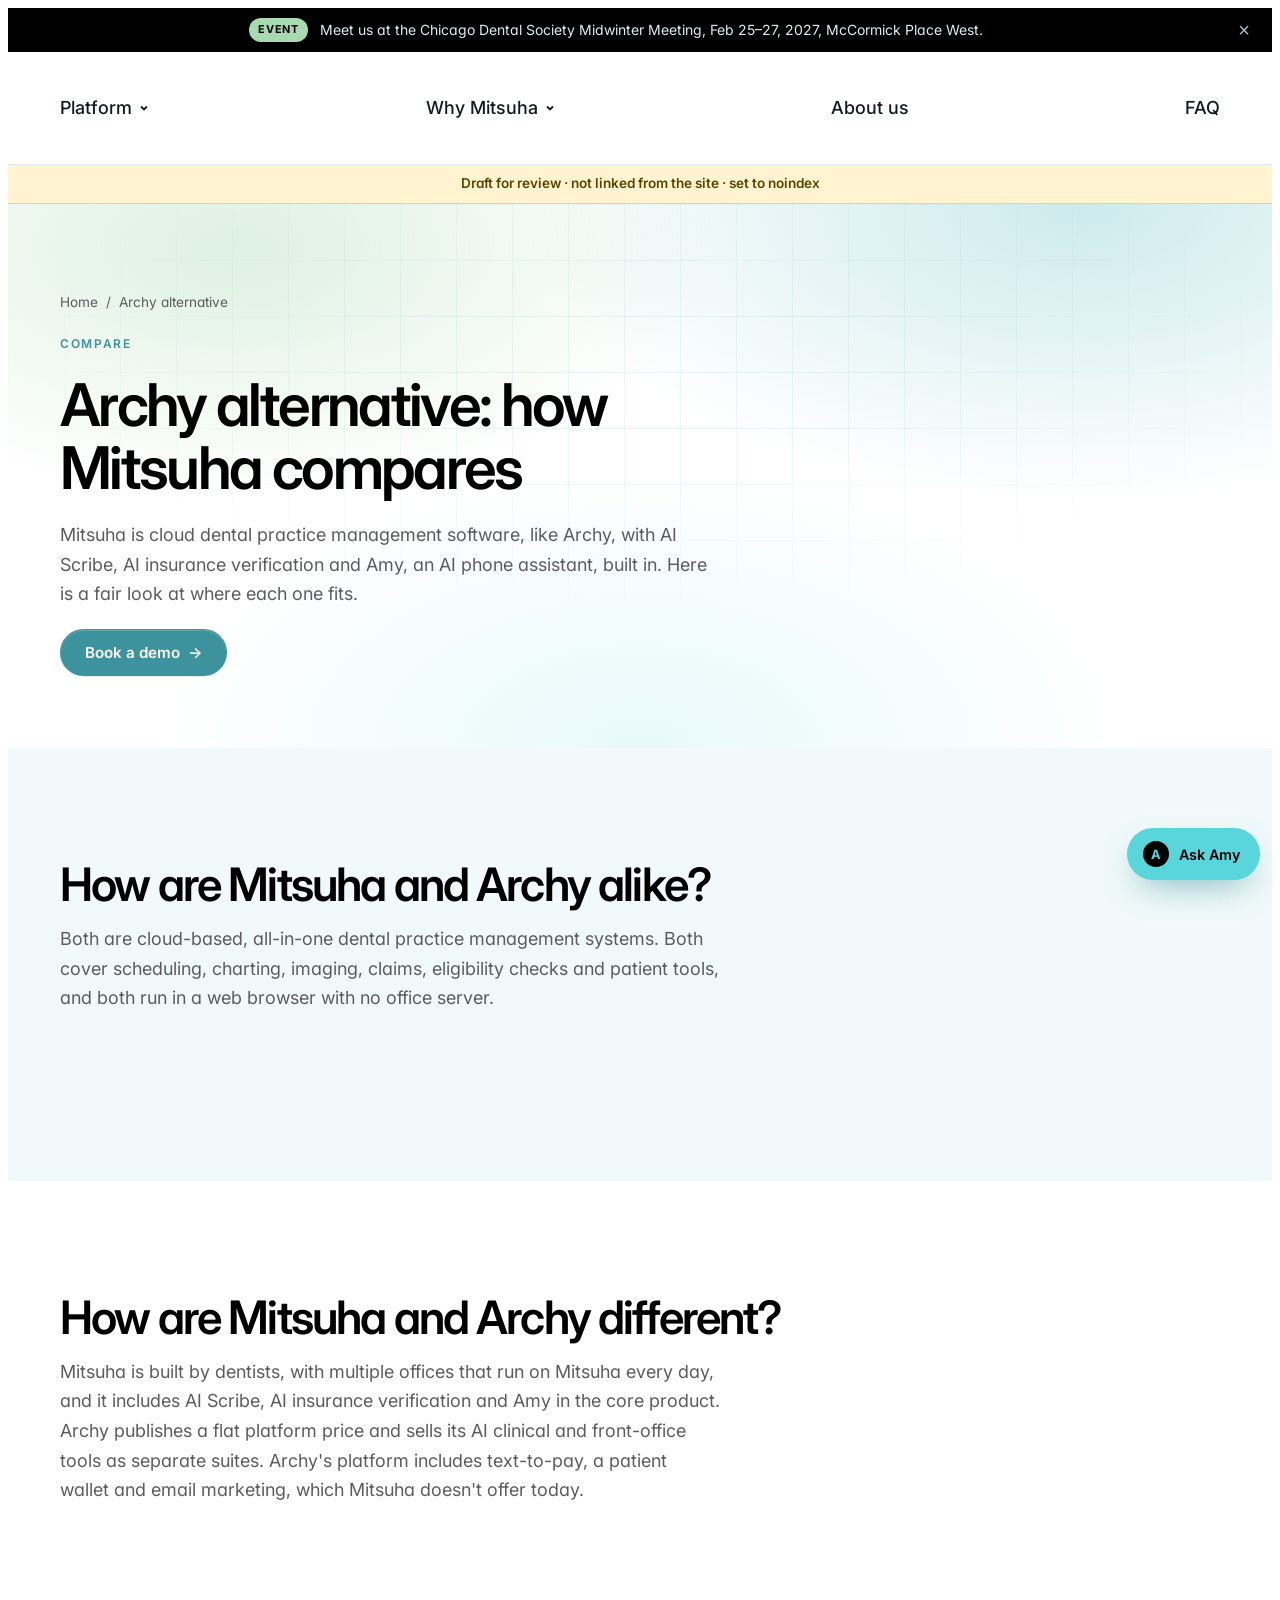
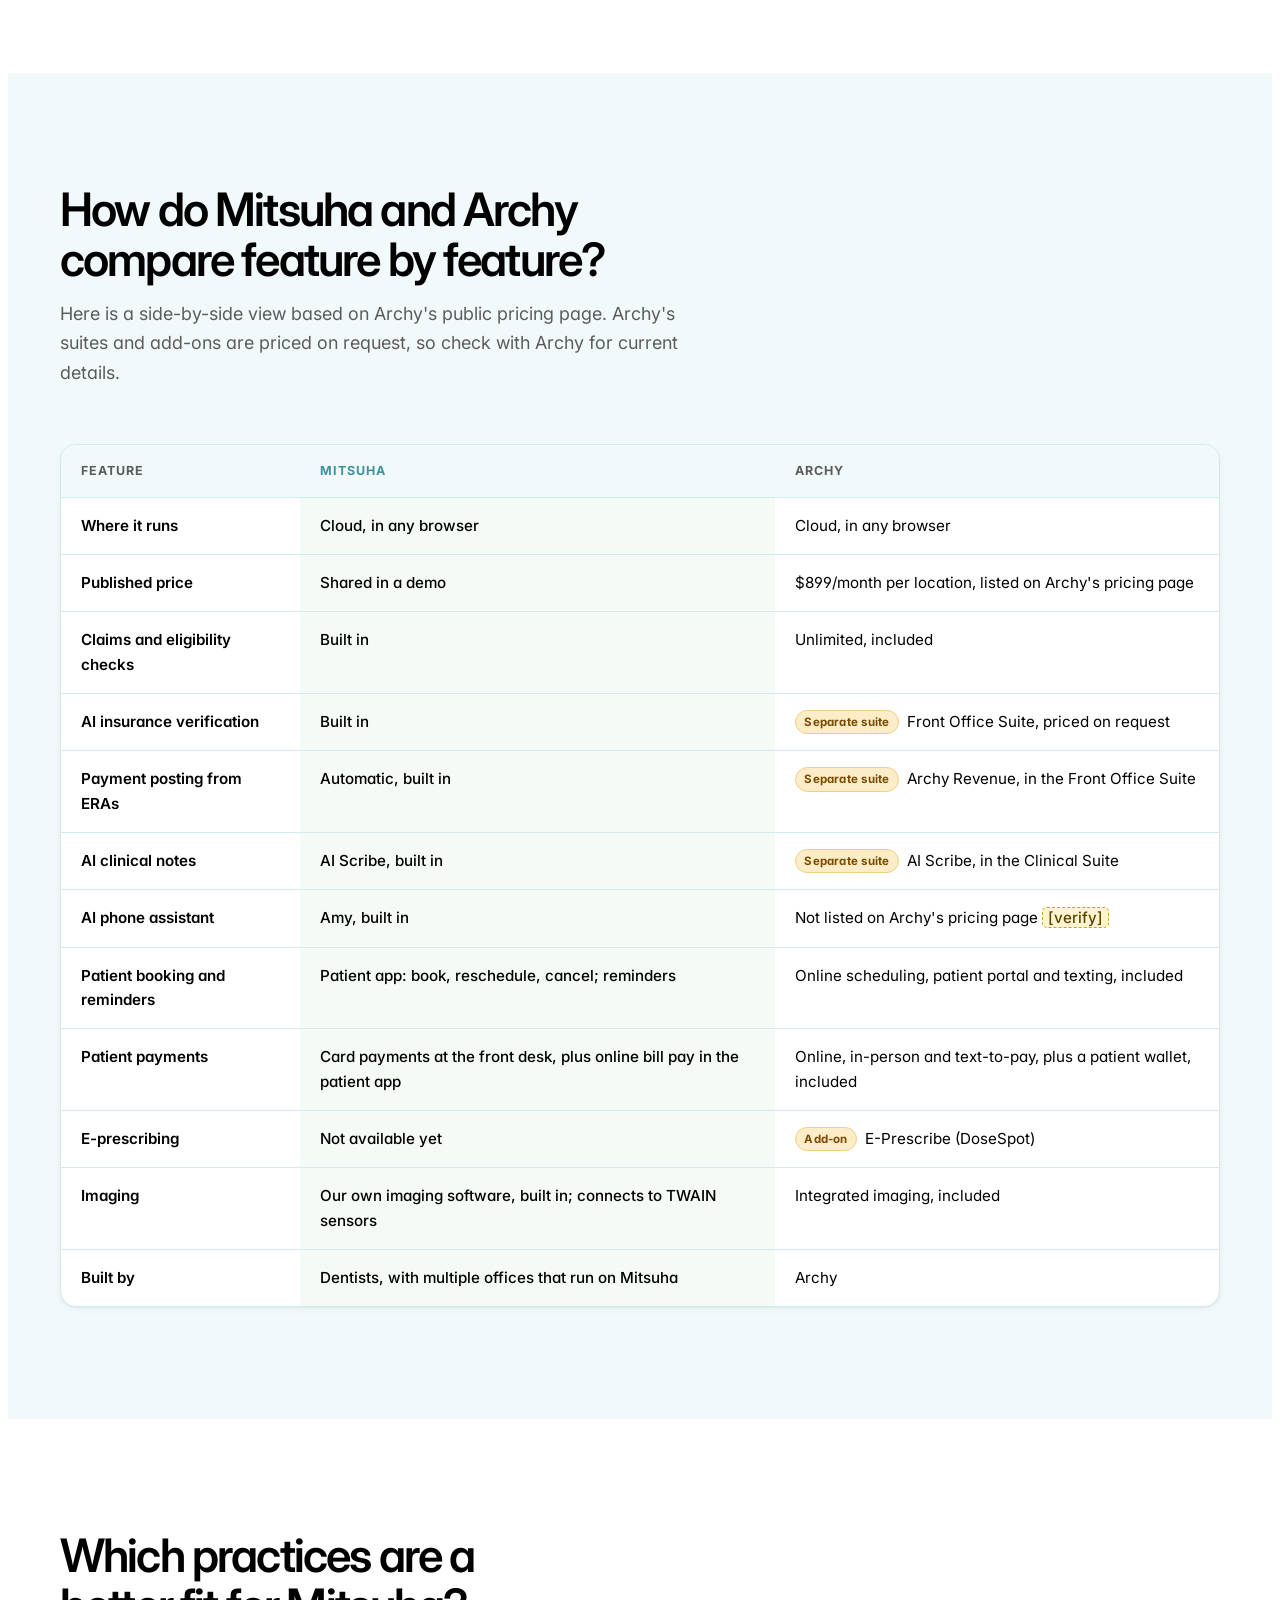
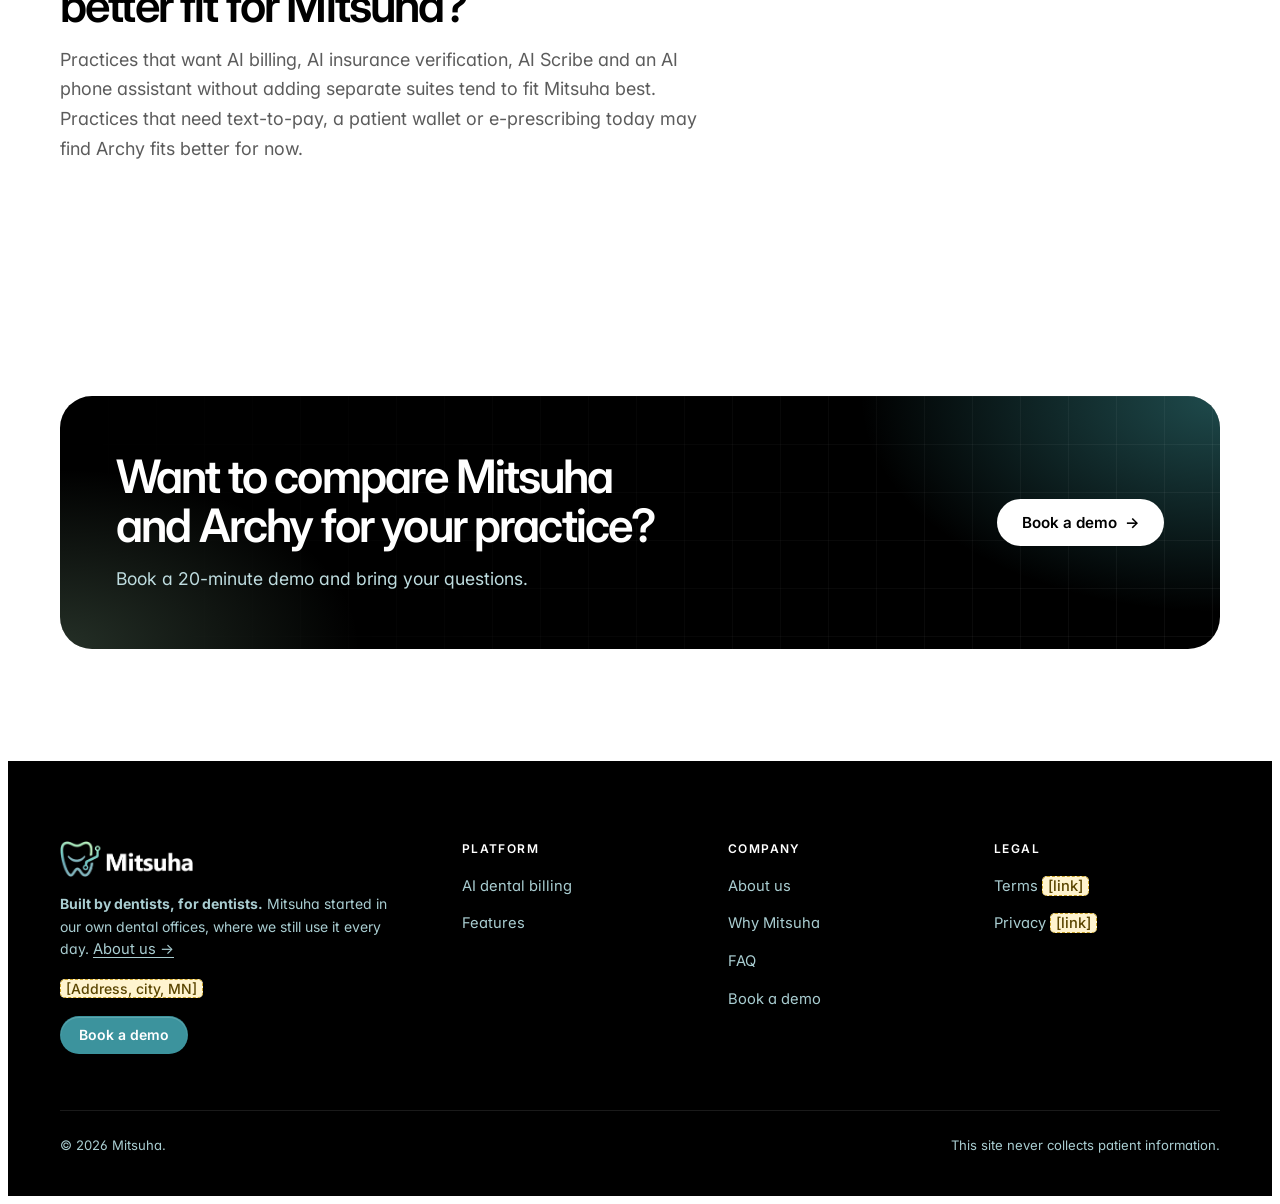
<file: compare/archy-alternative.html>
<!doctype html>
<html lang="en" data-brand="aqua">
<head>
<meta charset="utf-8">
<meta name="viewport" content="width=device-width, initial-scale=1, viewport-fit=cover">
<title>Archy Alternative Built by Dentists | Mitsuha</title>
<meta name="description" content="Comparing Archy alternatives? See how Mitsuha and Archy compare on AI Scribe, insurance verification, payments and pricing, using facts from both.">
<meta name="robots" content="noindex,nofollow">
<link rel="canonical" href="https://mitsuha.com/compare/archy-alternative">
<meta name="theme-color" content="#FFFFFF">
<link rel="icon" href="/favicon.ico" sizes="any">
<link rel="icon" type="image/png" sizes="32x32" href="/images/brand/favicon-32.png">
<link rel="icon" type="image/png" sizes="16x16" href="/images/brand/favicon-16.png">
<link rel="apple-touch-icon" sizes="180x180" href="/images/brand/apple-touch-icon.png">
<meta property="og:type" content="website">
<meta property="og:site_name" content="Mitsuha">
<meta property="og:locale" content="en_US">
<meta property="og:title" content="Archy Alternative Built by Dentists | Mitsuha">
<meta property="og:description" content="Comparing Archy alternatives? See how Mitsuha and Archy compare on AI Scribe, insurance verification, payments and pricing, using facts from both.">
<meta property="og:url" content="https://mitsuha.com/compare/archy-alternative">
<meta property="og:image" content="https://mitsuha.com/images/og/mitsuha-og.jpg">
<meta property="og:image:width" content="1200">
<meta property="og:image:height" content="630">
<meta property="og:image:alt" content="Mitsuha: all-in-one cloud dental practice management software with AI billing">
<meta name="twitter:card" content="summary_large_image">
<meta name="twitter:title" content="Archy Alternative Built by Dentists | Mitsuha">
<meta name="twitter:description" content="Comparing Archy alternatives? See how Mitsuha and Archy compare on AI Scribe, insurance verification, payments and pricing, using facts from both.">
<meta name="twitter:image" content="https://mitsuha.com/images/og/mitsuha-og.jpg">
<link rel="preconnect" href="https://fonts.googleapis.com">
<link rel="preconnect" href="https://fonts.gstatic.com" crossorigin>
<link rel="stylesheet" href="https://fonts.googleapis.com/css2?family=Inter:wght@400;500;600;700&display=swap">
<link rel="stylesheet" href="/assets/site.ee6e51f34d.css">
<script type="application/ld+json">{"@context":"https://schema.org","@graph":[{"@type":"Organization","@id":"https://mitsuha.com/#organization","name":"Mitsuha","url":"https://mitsuha.com/","logo":"https://mitsuha.com/images/brand/mitsuha-mark-512.png","description":"Cloud dental practice management software with AI billing, built by dentists who run their own offices on it.","address":{"@type":"PostalAddress","addressLocality":"St. Paul","addressRegion":"MN","addressCountry":"US"}},{"@type":"WebSite","@id":"https://mitsuha.com/#website","name":"Mitsuha","url":"https://mitsuha.com/","publisher":{"@id":"https://mitsuha.com/#organization"}},{"@type":"BreadcrumbList","itemListElement":[{"@type":"ListItem","position":1,"name":"Home","item":"https://mitsuha.com/"},{"@type":"ListItem","position":2,"name":"Archy alternative","item":"https://mitsuha.com/compare/archy-alternative"}]}]}</script>
</head>
<body data-page="compare-archy-alternative">
<a class="skip" href="#main">Skip to content</a>
<div class="announce" id="announce" role="region" aria-label="Announcement">
  <div class="wrap">
    <span class="tag" id="annTag">Event</span>
    <span id="annText">Meet us at the Chicago Dental Society Midwinter Meeting, Feb 25–27, 2027, McCormick Place West.</span>
    <span id="annLink"></span>
    <button class="x" id="annClose" aria-label="Dismiss announcement">×</button>
  </div>
</div>

<header class="site" id="siteHeader">
  <div class="wrap">
    <a href="/" class="logo" aria-label="Mitsuha home"><img class="logo-img" src="/images/brand/logo.png" alt="Mitsuha" width="133" height="36"></a>
    <nav class="main" aria-label="Main">
      <div class="dd">
        <a href="/features" class="dd-top" data-route-group="platform">Platform <svg width="12" height="12" viewBox="0 0 12 12" fill="none" stroke="currentColor" stroke-width="1.8"><path d="M3 4.5l3 3 3-3"/></svg></a>
        <div class="dd-panel" id="dd-platform">
          <a href="/ai-dental-billing"><span class="dd-ico" data-ico="billing"></span><span><b>AI billing</b><span>Claims built, sent and followed up for you</span></span></a>
          <a href="/features"><span class="dd-ico" data-ico="grid"></span><span><b>All features</b><span>Scheduling, charting, texting and reports</span></span></a>
          <a class="dd-all" href="/features">See the whole platform →</a>
        </div>
      </div>
      <div class="dd">
        <a href="/why-mitsuha" class="dd-top" data-route-group="why-mitsuha">Why Mitsuha <svg width="12" height="12" viewBox="0 0 12 12" fill="none" stroke="currentColor" stroke-width="1.8"><path d="M3 4.5l3 3 3-3"/></svg></a>
        <div class="dd-panel" id="dd-switch">
          <a href="/why-mitsuha"><span class="dd-ico" data-ico="cloud"></span><span><b>Why Mitsuha</b><span>Cloud vs server, comparisons and switching</span></span></a>
          <a href="/why-mitsuha/dentrix"><span class="dd-ico" data-ico="arrow"></span><span><b>Dentrix alternative</b><span>Side-by-side comparison</span></span></a>
          <a href="/why-mitsuha/eaglesoft"><span class="dd-ico" data-ico="arrow"></span><span><b>Eaglesoft alternative</b><span>Side-by-side comparison</span></span></a>
          <a href="/why-mitsuha/open-dental"><span class="dd-ico" data-ico="arrow"></span><span><b>Open Dental alternative</b><span>Side-by-side comparison</span></span></a>
          <a class="dd-all" href="/why-mitsuha">Why Mitsuha →</a>
        </div>
      </div>
      <a href="/about">About us</a>
      <a href="/faq">FAQ</a>
    </nav>
    <div class="hdr-cta"><button class="btn btn-primary btn-sm" data-demo="header">Book a demo</button></div>
    <button class="menu-btn" id="menuBtn" aria-label="Open menu" aria-expanded="false" aria-controls="mnav"><span></span><span></span><span></span></button>
  </div>
  <div class="mnav" id="mnav">
    <p>Platform</p><a href="/features">Platform overview</a><a href="/ai-dental-billing">AI billing</a><a href="/features">All features</a>
    <p>Why Mitsuha</p><a href="/why-mitsuha">Why Mitsuha</a><a href="/why-mitsuha/dentrix">Dentrix alternative</a><a href="/why-mitsuha/eaglesoft">Eaglesoft alternative</a><a href="/why-mitsuha/open-dental">Open Dental alternative</a>
    <p>Company</p><a href="/about">About us</a><a href="/faq">FAQ</a>
    <button class="btn btn-primary" data-demo="mobile-menu">Book a demo</button>
  </div>
</header>


<main id="main">
<section class="page active" data-page="compare-archy-alternative">
  <div class="draft-bar">Draft for review · not linked from the site · set to noindex</div>
  <div class="page-hero mesh"><div class="wrap">
    <p class="crumb"><a href="/">Home</a><span>/</span><span>Archy alternative</span></p>
    <p class="eyebrow">Compare</p>
    <h1>Archy alternative: how Mitsuha compares</h1>
    <p class="lede">Mitsuha is cloud dental practice management software, like Archy, with AI Scribe, AI insurance verification and Amy, an AI phone assistant, built in. Here is a fair look at where each one fits.</p>
    <div class="btn-row"><button class="btn btn-primary" data-demo="archy-alt-hero">Book a demo <span class="arr" aria-hidden="true">→</span></button></div>
  </div></div>
  <div class="band tint"><div class="wrap"><div class="sec-head reveal"><h2>How are Mitsuha and Archy alike?</h2><p class="lede">Both are cloud-based, all-in-one dental practice management systems. Both cover scheduling, charting, imaging, claims, eligibility checks and patient tools, and both run in a web browser with no office server.</p></div></div></div>
  <div class="band"><div class="wrap"><div class="sec-head reveal"><h2>How are Mitsuha and Archy different?</h2><p class="lede">Mitsuha is built by dentists, with multiple offices that run on Mitsuha every day, and it includes AI Scribe, AI insurance verification and Amy in the core product. Archy publishes a flat platform price and sells its AI clinical and front-office tools as separate suites. Archy's platform includes text-to-pay, a patient wallet and email marketing, which Mitsuha doesn't offer today.</p></div></div></div>
  <div class="band tint"><div class="wrap"><div class="sec-head reveal"><h2>How do Mitsuha and Archy compare feature by feature?</h2><p class="lede">Here is a side-by-side view based on Archy's public pricing page. Archy's suites and add-ons are priced on request, so check with Archy for current details.</p></div><div class="tbl-wrap reveal"><table class="cmp"><thead><tr><th scope="col">Feature</th><th scope="col">Mitsuha</th><th scope="col">Archy</th></tr></thead><tbody><tr><th scope="row">Where it runs</th><td>Cloud, in any browser</td><td>Cloud, in any browser</td></tr><tr><th scope="row">Published price</th><td>Shared in a demo</td><td>$899/month per location, listed on Archy's pricing page</td></tr><tr><th scope="row">Claims and eligibility checks</th><td>Built in</td><td>Unlimited, included</td></tr><tr><th scope="row">AI insurance verification</th><td>Built in</td><td><span class="addon">Separate suite</span> Front Office Suite, priced on request</td></tr><tr><th scope="row">Payment posting from ERAs</th><td>Automatic, built in</td><td><span class="addon">Separate suite</span> Archy Revenue, in the Front Office Suite</td></tr><tr><th scope="row">AI clinical notes</th><td>AI Scribe, built in</td><td><span class="addon">Separate suite</span> AI Scribe, in the Clinical Suite</td></tr><tr><th scope="row">AI phone assistant</th><td>Amy, built in</td><td>Not listed on Archy's pricing page <span class="ph">[verify]</span></td></tr><tr><th scope="row">Patient booking and reminders</th><td>Patient app: book, reschedule, cancel; reminders</td><td>Online scheduling, patient portal and texting, included</td></tr><tr><th scope="row">Patient payments</th><td>Card payments at the front desk, plus online bill pay in the patient app</td><td>Online, in-person and text-to-pay, plus a patient wallet, included</td></tr><tr><th scope="row">E-prescribing</th><td>Not available yet</td><td><span class="addon">Add-on</span> E-Prescribe (DoseSpot)</td></tr><tr><th scope="row">Imaging</th><td>Our own imaging software, built in; connects to TWAIN sensors</td><td>Integrated imaging, included</td></tr><tr><th scope="row">Built by</th><td>Dentists, with multiple offices that run on Mitsuha</td><td>Archy</td></tr></tbody></table></div></div></div>
  <div class="band"><div class="wrap"><div class="sec-head reveal"><h2>Which practices are a better fit for Mitsuha?</h2><p class="lede">Practices that want AI billing, AI insurance verification, AI Scribe and an AI phone assistant without adding separate suites tend to fit Mitsuha best. Practices that need text-to-pay, a patient wallet or e-prescribing today may find Archy fits better for now.</p></div></div></div>
  <div class="band tight" style="padding-bottom:112px"><div class="wrap"><div class="cta-band simple reveal"><div><h2>Want to compare Mitsuha and Archy for your practice?</h2><p>Book a 20-minute demo and bring your questions.</p></div><div class="btn-row"><button class="btn btn-primary" data-demo="archy-alt-final">Book a demo <span class="arr" aria-hidden="true">→</span></button></div></div></div></div>
</section>
</main>

<footer class="site">
  <div class="wrap">
    <div class="cols">
      <div class="stack">
        <a href="/" class="logo" aria-label="Mitsuha home"><img class="logo-img" src="/images/brand/logo-on-dark.png" alt="Mitsuha" width="133" height="36"></a>
        <p class="small foot-story" style="max-width:38ch"><b>Built by dentists, for dentists.</b> Mitsuha started in our own dental offices, where we still use it every day. <a href="/about">About us →</a></p>
        <p class="small"><span class="ph">[Address, city, MN]</span></p>
        <div><button class="btn btn-primary btn-sm" data-demo="footer">Book a demo</button></div>
      </div>
      <div><h3>Platform</h3><ul><li><a href="/ai-dental-billing">AI dental billing</a></li><li><a href="/features">Features</a></li></ul></div>
      <div><h3>Company</h3><ul><li><a href="/about">About us</a></li><li><a href="/why-mitsuha">Why Mitsuha</a></li><li><a href="/faq">FAQ</a></li><li><a href="/demo">Book a demo</a></li></ul></div>
      <div><h3>Legal</h3><ul><li><a href="#" data-noop>Terms <span class="ph">[link]</span></a></li><li><a href="#" data-noop>Privacy <span class="ph">[link]</span></a></li></ul></div>
    </div>
    <div class="legal"><span>© 2026 Mitsuha.</span><span>This site never collects patient information.</span></div>
  </div>
</footer>

<div class="mobile-cta"><button class="btn btn-primary" data-demo="mobile-sticky">Book a demo</button></div>

<button class="cb-launch" id="cbLaunch" aria-expanded="false" aria-controls="cb"><span class="amy-dot" aria-hidden="true">A</span><span class="lbl">Ask Amy</span><span class="sr-only">Open chat with Amy</span></button>
<div class="cb-nudge" id="cbNudge" hidden role="status">Hi, I'm Amy! Ask me anything about Mitsuha. I can type or talk. <button type="button" aria-label="Dismiss">×</button></div>
<div class="cb" id="cb" hidden role="dialog" aria-label="Chat with Amy">
  <div class="cb-head"><span class="cb-av" id="cbAv">A</span><span><b>Amy</b><small>Mitsuha assistant · types and talks</small></span><button class="cb-x" id="cbX" aria-label="Close chat">×</button></div>
  <div class="cb-voice">
    <button type="button" id="cbTalk" aria-pressed="false"><svg width="15" height="15" viewBox="0 0 24 24" fill="none" stroke="currentColor" stroke-width="2" stroke-linecap="round"><rect x="9" y="3" width="6" height="11" rx="3"/><path d="M5.5 11a6.5 6.5 0 0 0 13 0M12 17.5V21"/></svg>Talk now</button>
    <button type="button" id="cbSpeak" aria-pressed="false"><svg width="15" height="15" viewBox="0 0 24 24" fill="none" stroke="currentColor" stroke-width="2" stroke-linecap="round"><path d="M4 9.5h3.5L12 5.5v13l-4.5-4H4z"/><path d="M15.5 9a4 4 0 0 1 0 6M18 6.5a7.5 7.5 0 0 1 0 11"/></svg>Voice replies</button>
    <span class="mini-wave" id="cbWave" aria-hidden="true"><i></i><i></i><i></i><i></i><i></i><i></i></span>
  </div>
  <div class="cb-body" id="cbBody" aria-live="polite"></div>
  <div class="cb-foot">
    <form class="cb-form" id="cbForm"><label for="cbInput" class="sr-only">Your question</label><input id="cbInput" placeholder="Ask Amy a question…" autocomplete="off"><button type="submit" aria-label="Send"><svg width="18" height="18" viewBox="0 0 24 24" fill="none" stroke="currentColor" stroke-width="2.2" stroke-linecap="round" stroke-linejoin="round"><path d="M5 12h14M13 6l6 6-6 6"/></svg></button></form>
    <p class="cb-note">Please don't share patient information.</p>
  </div>
</div>

<div class="modal" id="demoModal" hidden role="dialog" aria-modal="true" aria-labelledby="mTitle">
  <div class="modal-box">
    <button class="modal-close" id="modalClose" aria-label="Close">×</button>
    <div id="modalBody"></div>
  </div>
</div>

<script src="/assets/site.f2c6b86a3f.js"></script>
</body>
</html>
</file>
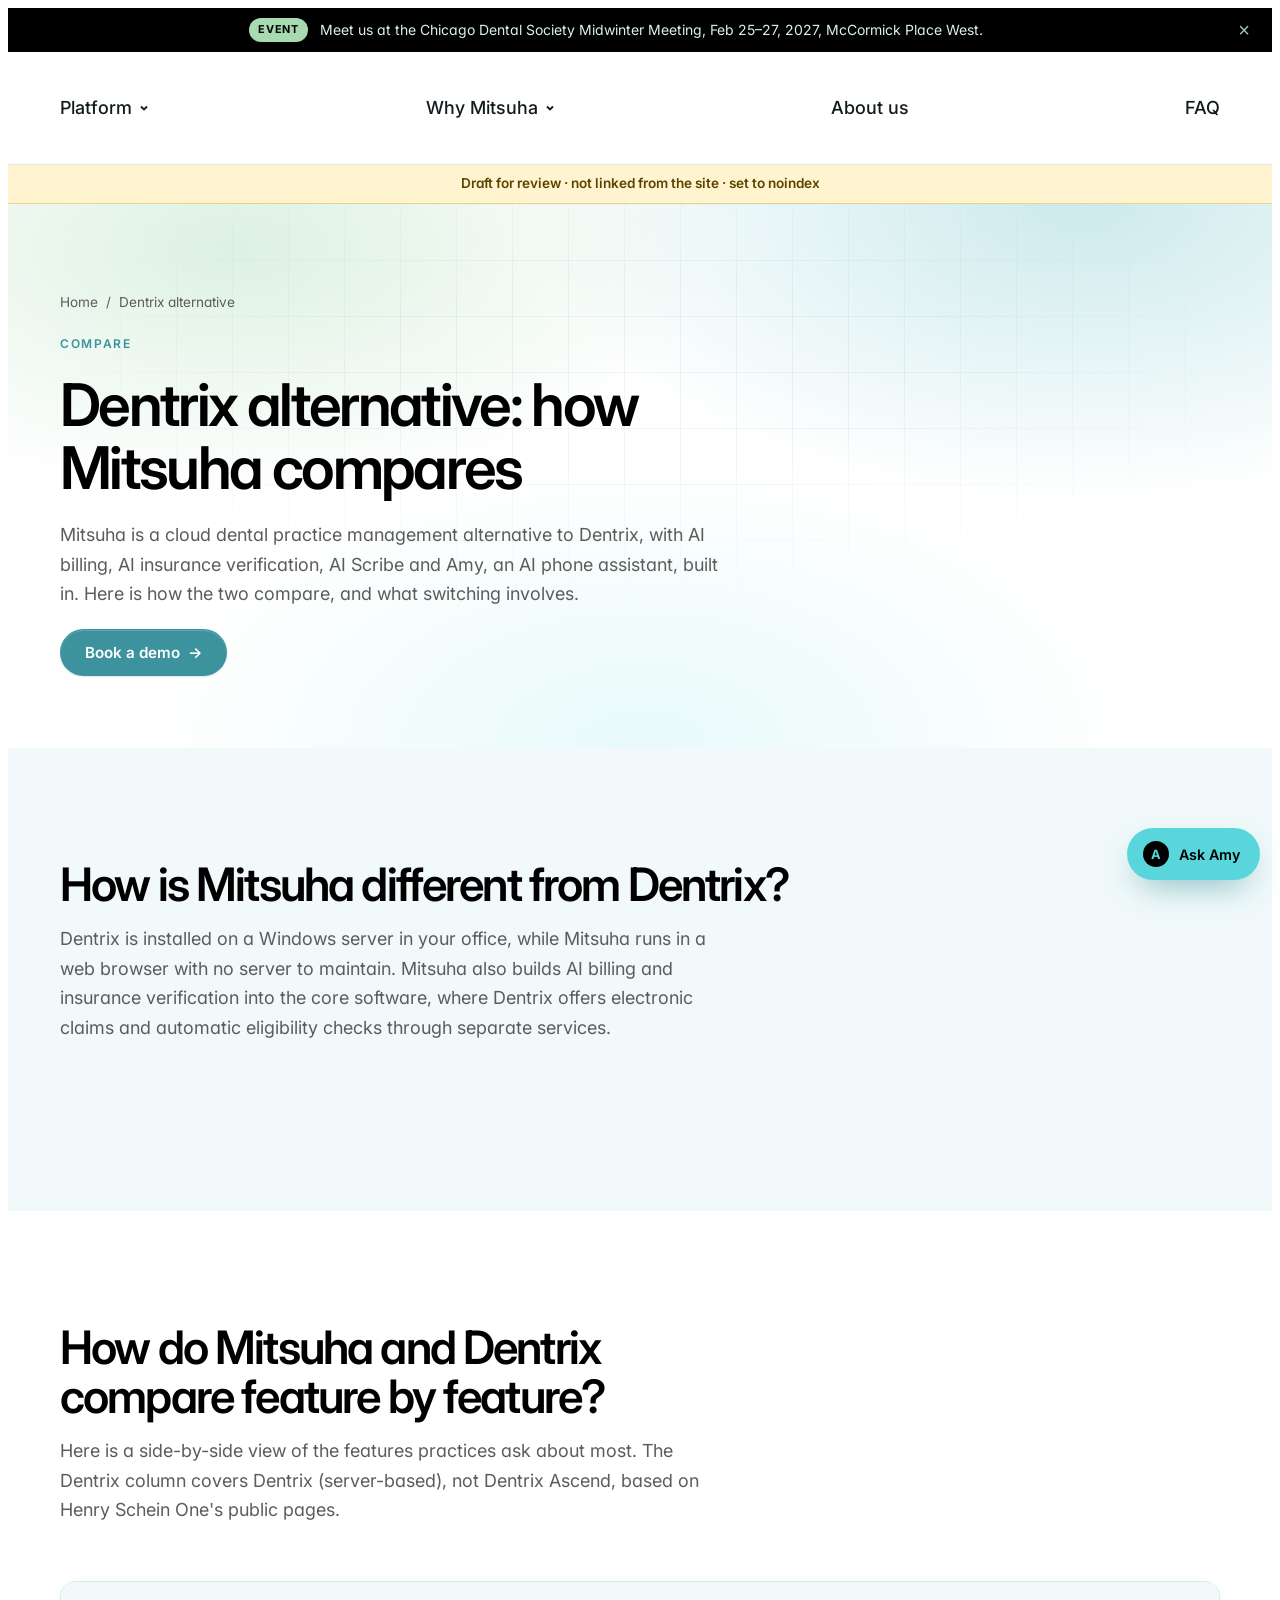
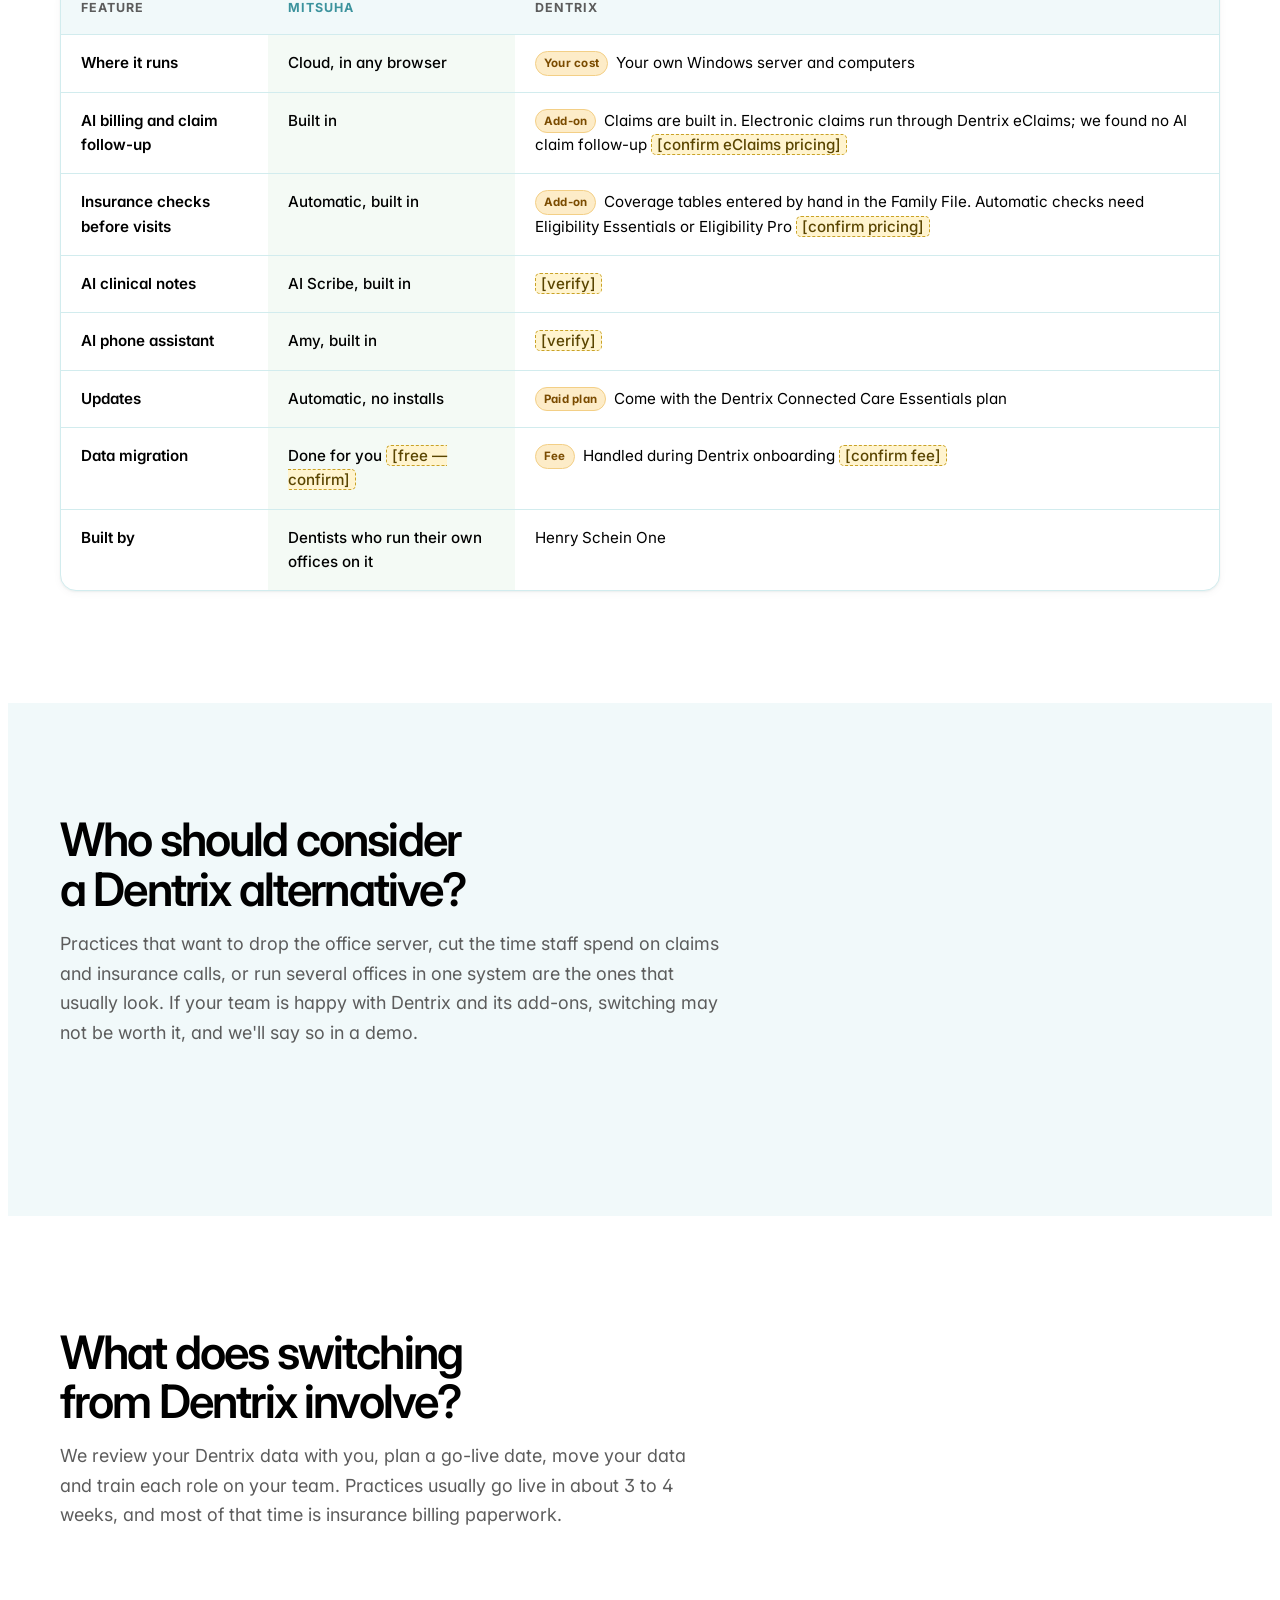
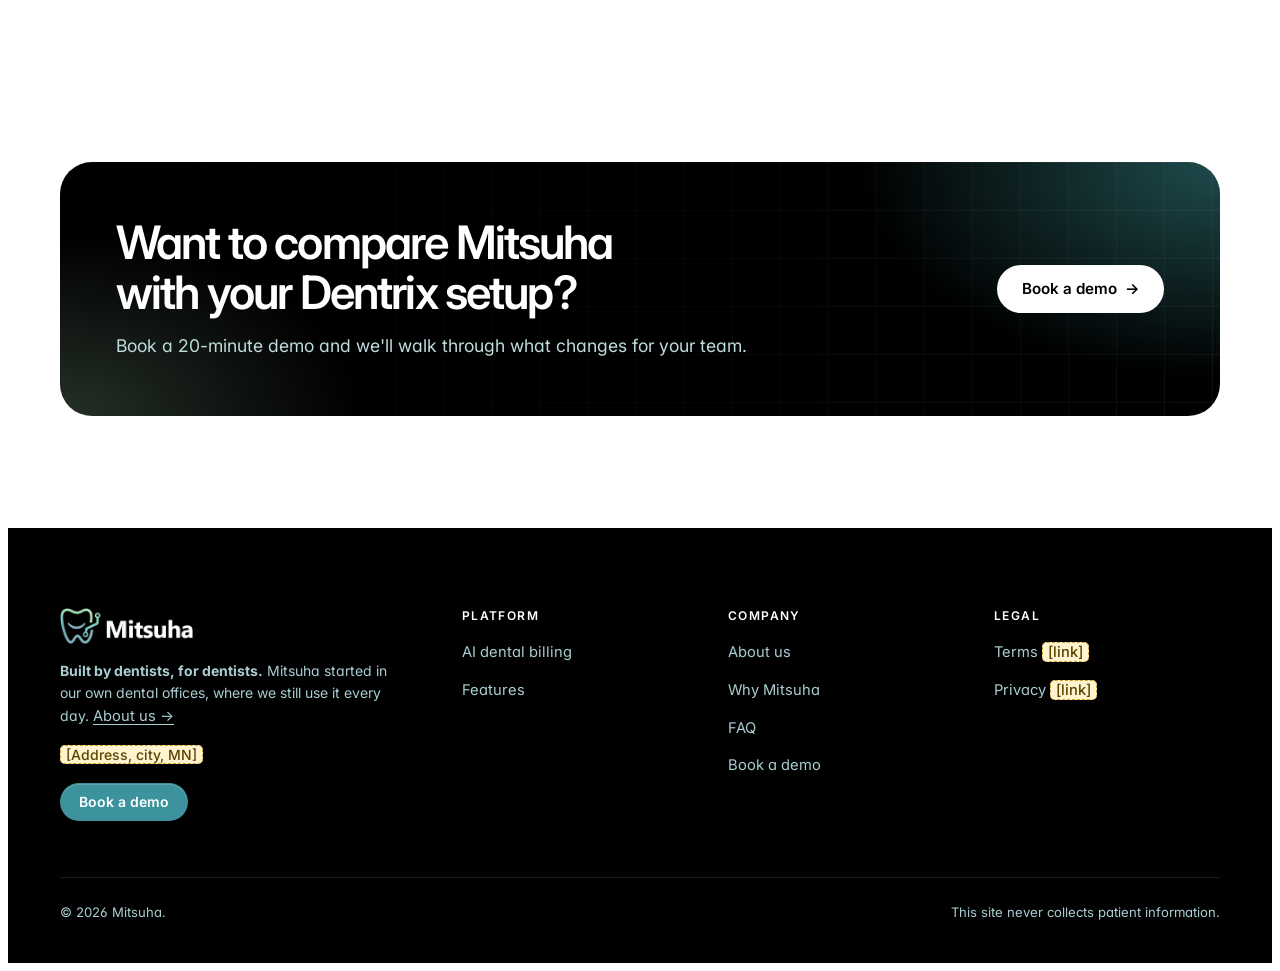
<file: compare/dentrix-alternative.html>
<!doctype html>
<html lang="en" data-brand="aqua">
<head>
<meta charset="utf-8">
<meta name="viewport" content="width=device-width, initial-scale=1, viewport-fit=cover">
<title>Dentrix Alternative: Cloud Dental Software | Mitsuha</title>
<meta name="description" content="Looking for a Dentrix alternative? Compare Mitsuha and Dentrix feature by feature, see what's built in, and learn what switching takes for your team.">
<meta name="robots" content="noindex,nofollow">
<link rel="canonical" href="https://mitsuha.com/compare/dentrix-alternative">
<meta name="theme-color" content="#FFFFFF">
<link rel="icon" href="/favicon.ico" sizes="any">
<link rel="icon" type="image/png" sizes="32x32" href="/images/brand/favicon-32.png">
<link rel="icon" type="image/png" sizes="16x16" href="/images/brand/favicon-16.png">
<link rel="apple-touch-icon" sizes="180x180" href="/images/brand/apple-touch-icon.png">
<meta property="og:type" content="website">
<meta property="og:site_name" content="Mitsuha">
<meta property="og:locale" content="en_US">
<meta property="og:title" content="Dentrix Alternative: Cloud Dental Software | Mitsuha">
<meta property="og:description" content="Looking for a Dentrix alternative? Compare Mitsuha and Dentrix feature by feature, see what's built in, and learn what switching takes for your team.">
<meta property="og:url" content="https://mitsuha.com/compare/dentrix-alternative">
<meta property="og:image" content="https://mitsuha.com/images/og/mitsuha-og.jpg">
<meta property="og:image:width" content="1200">
<meta property="og:image:height" content="630">
<meta property="og:image:alt" content="Mitsuha: all-in-one cloud dental practice management software with AI billing">
<meta name="twitter:card" content="summary_large_image">
<meta name="twitter:title" content="Dentrix Alternative: Cloud Dental Software | Mitsuha">
<meta name="twitter:description" content="Looking for a Dentrix alternative? Compare Mitsuha and Dentrix feature by feature, see what's built in, and learn what switching takes for your team.">
<meta name="twitter:image" content="https://mitsuha.com/images/og/mitsuha-og.jpg">
<link rel="preconnect" href="https://fonts.googleapis.com">
<link rel="preconnect" href="https://fonts.gstatic.com" crossorigin>
<link rel="stylesheet" href="https://fonts.googleapis.com/css2?family=Inter:wght@400;500;600;700&display=swap">
<link rel="stylesheet" href="/assets/site.ee6e51f34d.css">
<script type="application/ld+json">{"@context":"https://schema.org","@graph":[{"@type":"Organization","@id":"https://mitsuha.com/#organization","name":"Mitsuha","url":"https://mitsuha.com/","logo":"https://mitsuha.com/images/brand/mitsuha-mark-512.png","description":"Cloud dental practice management software with AI billing, built by dentists who run their own offices on it.","address":{"@type":"PostalAddress","addressLocality":"St. Paul","addressRegion":"MN","addressCountry":"US"}},{"@type":"WebSite","@id":"https://mitsuha.com/#website","name":"Mitsuha","url":"https://mitsuha.com/","publisher":{"@id":"https://mitsuha.com/#organization"}},{"@type":"BreadcrumbList","itemListElement":[{"@type":"ListItem","position":1,"name":"Home","item":"https://mitsuha.com/"},{"@type":"ListItem","position":2,"name":"Dentrix alternative","item":"https://mitsuha.com/compare/dentrix-alternative"}]}]}</script>
</head>
<body data-page="compare-dentrix-alternative">
<a class="skip" href="#main">Skip to content</a>
<div class="announce" id="announce" role="region" aria-label="Announcement">
  <div class="wrap">
    <span class="tag" id="annTag">Event</span>
    <span id="annText">Meet us at the Chicago Dental Society Midwinter Meeting, Feb 25–27, 2027, McCormick Place West.</span>
    <span id="annLink"></span>
    <button class="x" id="annClose" aria-label="Dismiss announcement">×</button>
  </div>
</div>

<header class="site" id="siteHeader">
  <div class="wrap">
    <a href="/" class="logo" aria-label="Mitsuha home"><img class="logo-img" src="/images/brand/logo.png" alt="Mitsuha" width="133" height="36"></a>
    <nav class="main" aria-label="Main">
      <div class="dd">
        <a href="/features" class="dd-top" data-route-group="platform">Platform <svg width="12" height="12" viewBox="0 0 12 12" fill="none" stroke="currentColor" stroke-width="1.8"><path d="M3 4.5l3 3 3-3"/></svg></a>
        <div class="dd-panel" id="dd-platform">
          <a href="/ai-dental-billing"><span class="dd-ico" data-ico="billing"></span><span><b>AI billing</b><span>Claims built, sent and followed up for you</span></span></a>
          <a href="/features"><span class="dd-ico" data-ico="grid"></span><span><b>All features</b><span>Scheduling, charting, texting and reports</span></span></a>
          <a class="dd-all" href="/features">See the whole platform →</a>
        </div>
      </div>
      <div class="dd">
        <a href="/why-mitsuha" class="dd-top" data-route-group="why-mitsuha">Why Mitsuha <svg width="12" height="12" viewBox="0 0 12 12" fill="none" stroke="currentColor" stroke-width="1.8"><path d="M3 4.5l3 3 3-3"/></svg></a>
        <div class="dd-panel" id="dd-switch">
          <a href="/why-mitsuha"><span class="dd-ico" data-ico="cloud"></span><span><b>Why Mitsuha</b><span>Cloud vs server, comparisons and switching</span></span></a>
          <a href="/why-mitsuha/dentrix"><span class="dd-ico" data-ico="arrow"></span><span><b>Dentrix alternative</b><span>Side-by-side comparison</span></span></a>
          <a href="/why-mitsuha/eaglesoft"><span class="dd-ico" data-ico="arrow"></span><span><b>Eaglesoft alternative</b><span>Side-by-side comparison</span></span></a>
          <a href="/why-mitsuha/open-dental"><span class="dd-ico" data-ico="arrow"></span><span><b>Open Dental alternative</b><span>Side-by-side comparison</span></span></a>
          <a class="dd-all" href="/why-mitsuha">Why Mitsuha →</a>
        </div>
      </div>
      <a href="/about">About us</a>
      <a href="/faq">FAQ</a>
    </nav>
    <div class="hdr-cta"><button class="btn btn-primary btn-sm" data-demo="header">Book a demo</button></div>
    <button class="menu-btn" id="menuBtn" aria-label="Open menu" aria-expanded="false" aria-controls="mnav"><span></span><span></span><span></span></button>
  </div>
  <div class="mnav" id="mnav">
    <p>Platform</p><a href="/features">Platform overview</a><a href="/ai-dental-billing">AI billing</a><a href="/features">All features</a>
    <p>Why Mitsuha</p><a href="/why-mitsuha">Why Mitsuha</a><a href="/why-mitsuha/dentrix">Dentrix alternative</a><a href="/why-mitsuha/eaglesoft">Eaglesoft alternative</a><a href="/why-mitsuha/open-dental">Open Dental alternative</a>
    <p>Company</p><a href="/about">About us</a><a href="/faq">FAQ</a>
    <button class="btn btn-primary" data-demo="mobile-menu">Book a demo</button>
  </div>
</header>


<main id="main">
<section class="page active" data-page="compare-dentrix-alternative">
  <div class="draft-bar">Draft for review · not linked from the site · set to noindex</div>
  <div class="page-hero mesh"><div class="wrap">
    <p class="crumb"><a href="/">Home</a><span>/</span><span>Dentrix alternative</span></p>
    <p class="eyebrow">Compare</p>
    <h1>Dentrix alternative: how Mitsuha compares</h1>
    <p class="lede">Mitsuha is a cloud dental practice management alternative to Dentrix, with AI billing, AI insurance verification, AI Scribe and Amy, an AI phone assistant, built in. Here is how the two compare, and what switching involves.</p>
    <div class="btn-row"><button class="btn btn-primary" data-demo="dentrix-alt-hero">Book a demo <span class="arr" aria-hidden="true">→</span></button></div>
  </div></div>
  <div class="band tint"><div class="wrap"><div class="sec-head reveal"><h2>How is Mitsuha different from Dentrix?</h2><p class="lede">Dentrix is installed on a Windows server in your office, while Mitsuha runs in a web browser with no server to maintain. Mitsuha also builds AI billing and insurance verification into the core software, where Dentrix offers electronic claims and automatic eligibility checks through separate services.</p></div></div></div>
  <div class="band"><div class="wrap"><div class="sec-head reveal"><h2>How do Mitsuha and Dentrix compare feature by feature?</h2><p class="lede">Here is a side-by-side view of the features practices ask about most. The Dentrix column covers Dentrix (server-based), not Dentrix Ascend, based on Henry Schein One's public pages.</p></div><div class="tbl-wrap reveal"><table class="cmp"><thead><tr><th scope="col">Feature</th><th scope="col">Mitsuha</th><th scope="col">Dentrix</th></tr></thead><tbody><tr><th scope="row">Where it runs</th><td>Cloud, in any browser</td><td><span class="addon">Your cost</span> Your own Windows server and computers</td></tr><tr><th scope="row">AI billing and claim follow-up</th><td>Built in</td><td><span class="addon">Add-on</span> Claims are built in. Electronic claims run through Dentrix eClaims; we found no AI claim follow-up <span class="ph">[confirm eClaims pricing]</span></td></tr><tr><th scope="row">Insurance checks before visits</th><td>Automatic, built in</td><td><span class="addon">Add-on</span> Coverage tables entered by hand in the Family File. Automatic checks need Eligibility Essentials or Eligibility Pro <span class="ph">[confirm pricing]</span></td></tr><tr><th scope="row">AI clinical notes</th><td>AI Scribe, built in</td><td><span class="ph">[verify]</span></td></tr><tr><th scope="row">AI phone assistant</th><td>Amy, built in</td><td><span class="ph">[verify]</span></td></tr><tr><th scope="row">Updates</th><td>Automatic, no installs</td><td><span class="addon">Paid plan</span> Come with the Dentrix Connected Care Essentials plan</td></tr><tr><th scope="row">Data migration</th><td>Done for you <span class="ph">[free — confirm]</span></td><td><span class="addon">Fee</span> Handled during Dentrix onboarding <span class="ph">[confirm fee]</span></td></tr><tr><th scope="row">Built by</th><td>Dentists who run their own offices on it</td><td>Henry Schein One</td></tr></tbody></table></div></div></div>
  <div class="band tint"><div class="wrap"><div class="sec-head reveal"><h2>Who should consider a Dentrix alternative?</h2><p class="lede">Practices that want to drop the office server, cut the time staff spend on claims and insurance calls, or run several offices in one system are the ones that usually look. If your team is happy with Dentrix and its add-ons, switching may not be worth it, and we'll say so in a demo.</p></div></div></div>
  <div class="band"><div class="wrap"><div class="sec-head reveal"><h2>What does switching from Dentrix involve?</h2><p class="lede">We review your Dentrix data with you, plan a go-live date, move your data and train each role on your team. Practices usually go live in about 3 to 4 weeks, and most of that time is insurance billing paperwork.</p></div></div></div>
  <div class="band tight" style="padding-bottom:112px"><div class="wrap"><div class="cta-band simple reveal"><div><h2>Want to compare Mitsuha with your Dentrix setup?</h2><p>Book a 20-minute demo and we'll walk through what changes for your team.</p></div><div class="btn-row"><button class="btn btn-primary" data-demo="dentrix-alt-final">Book a demo <span class="arr" aria-hidden="true">→</span></button></div></div></div></div>
</section>
</main>

<footer class="site">
  <div class="wrap">
    <div class="cols">
      <div class="stack">
        <a href="/" class="logo" aria-label="Mitsuha home"><img class="logo-img" src="/images/brand/logo-on-dark.png" alt="Mitsuha" width="133" height="36"></a>
        <p class="small foot-story" style="max-width:38ch"><b>Built by dentists, for dentists.</b> Mitsuha started in our own dental offices, where we still use it every day. <a href="/about">About us →</a></p>
        <p class="small"><span class="ph">[Address, city, MN]</span></p>
        <div><button class="btn btn-primary btn-sm" data-demo="footer">Book a demo</button></div>
      </div>
      <div><h3>Platform</h3><ul><li><a href="/ai-dental-billing">AI dental billing</a></li><li><a href="/features">Features</a></li></ul></div>
      <div><h3>Company</h3><ul><li><a href="/about">About us</a></li><li><a href="/why-mitsuha">Why Mitsuha</a></li><li><a href="/faq">FAQ</a></li><li><a href="/demo">Book a demo</a></li></ul></div>
      <div><h3>Legal</h3><ul><li><a href="#" data-noop>Terms <span class="ph">[link]</span></a></li><li><a href="#" data-noop>Privacy <span class="ph">[link]</span></a></li></ul></div>
    </div>
    <div class="legal"><span>© 2026 Mitsuha.</span><span>This site never collects patient information.</span></div>
  </div>
</footer>

<div class="mobile-cta"><button class="btn btn-primary" data-demo="mobile-sticky">Book a demo</button></div>

<button class="cb-launch" id="cbLaunch" aria-expanded="false" aria-controls="cb"><span class="amy-dot" aria-hidden="true">A</span><span class="lbl">Ask Amy</span><span class="sr-only">Open chat with Amy</span></button>
<div class="cb-nudge" id="cbNudge" hidden role="status">Hi, I'm Amy! Ask me anything about Mitsuha. I can type or talk. <button type="button" aria-label="Dismiss">×</button></div>
<div class="cb" id="cb" hidden role="dialog" aria-label="Chat with Amy">
  <div class="cb-head"><span class="cb-av" id="cbAv">A</span><span><b>Amy</b><small>Mitsuha assistant · types and talks</small></span><button class="cb-x" id="cbX" aria-label="Close chat">×</button></div>
  <div class="cb-voice">
    <button type="button" id="cbTalk" aria-pressed="false"><svg width="15" height="15" viewBox="0 0 24 24" fill="none" stroke="currentColor" stroke-width="2" stroke-linecap="round"><rect x="9" y="3" width="6" height="11" rx="3"/><path d="M5.5 11a6.5 6.5 0 0 0 13 0M12 17.5V21"/></svg>Talk now</button>
    <button type="button" id="cbSpeak" aria-pressed="false"><svg width="15" height="15" viewBox="0 0 24 24" fill="none" stroke="currentColor" stroke-width="2" stroke-linecap="round"><path d="M4 9.5h3.5L12 5.5v13l-4.5-4H4z"/><path d="M15.5 9a4 4 0 0 1 0 6M18 6.5a7.5 7.5 0 0 1 0 11"/></svg>Voice replies</button>
    <span class="mini-wave" id="cbWave" aria-hidden="true"><i></i><i></i><i></i><i></i><i></i><i></i></span>
  </div>
  <div class="cb-body" id="cbBody" aria-live="polite"></div>
  <div class="cb-foot">
    <form class="cb-form" id="cbForm"><label for="cbInput" class="sr-only">Your question</label><input id="cbInput" placeholder="Ask Amy a question…" autocomplete="off"><button type="submit" aria-label="Send"><svg width="18" height="18" viewBox="0 0 24 24" fill="none" stroke="currentColor" stroke-width="2.2" stroke-linecap="round" stroke-linejoin="round"><path d="M5 12h14M13 6l6 6-6 6"/></svg></button></form>
    <p class="cb-note">Please don't share patient information.</p>
  </div>
</div>

<div class="modal" id="demoModal" hidden role="dialog" aria-modal="true" aria-labelledby="mTitle">
  <div class="modal-box">
    <button class="modal-close" id="modalClose" aria-label="Close">×</button>
    <div id="modalBody"></div>
  </div>
</div>

<script src="/assets/site.f2c6b86a3f.js"></script>
</body>
</html>
</file>
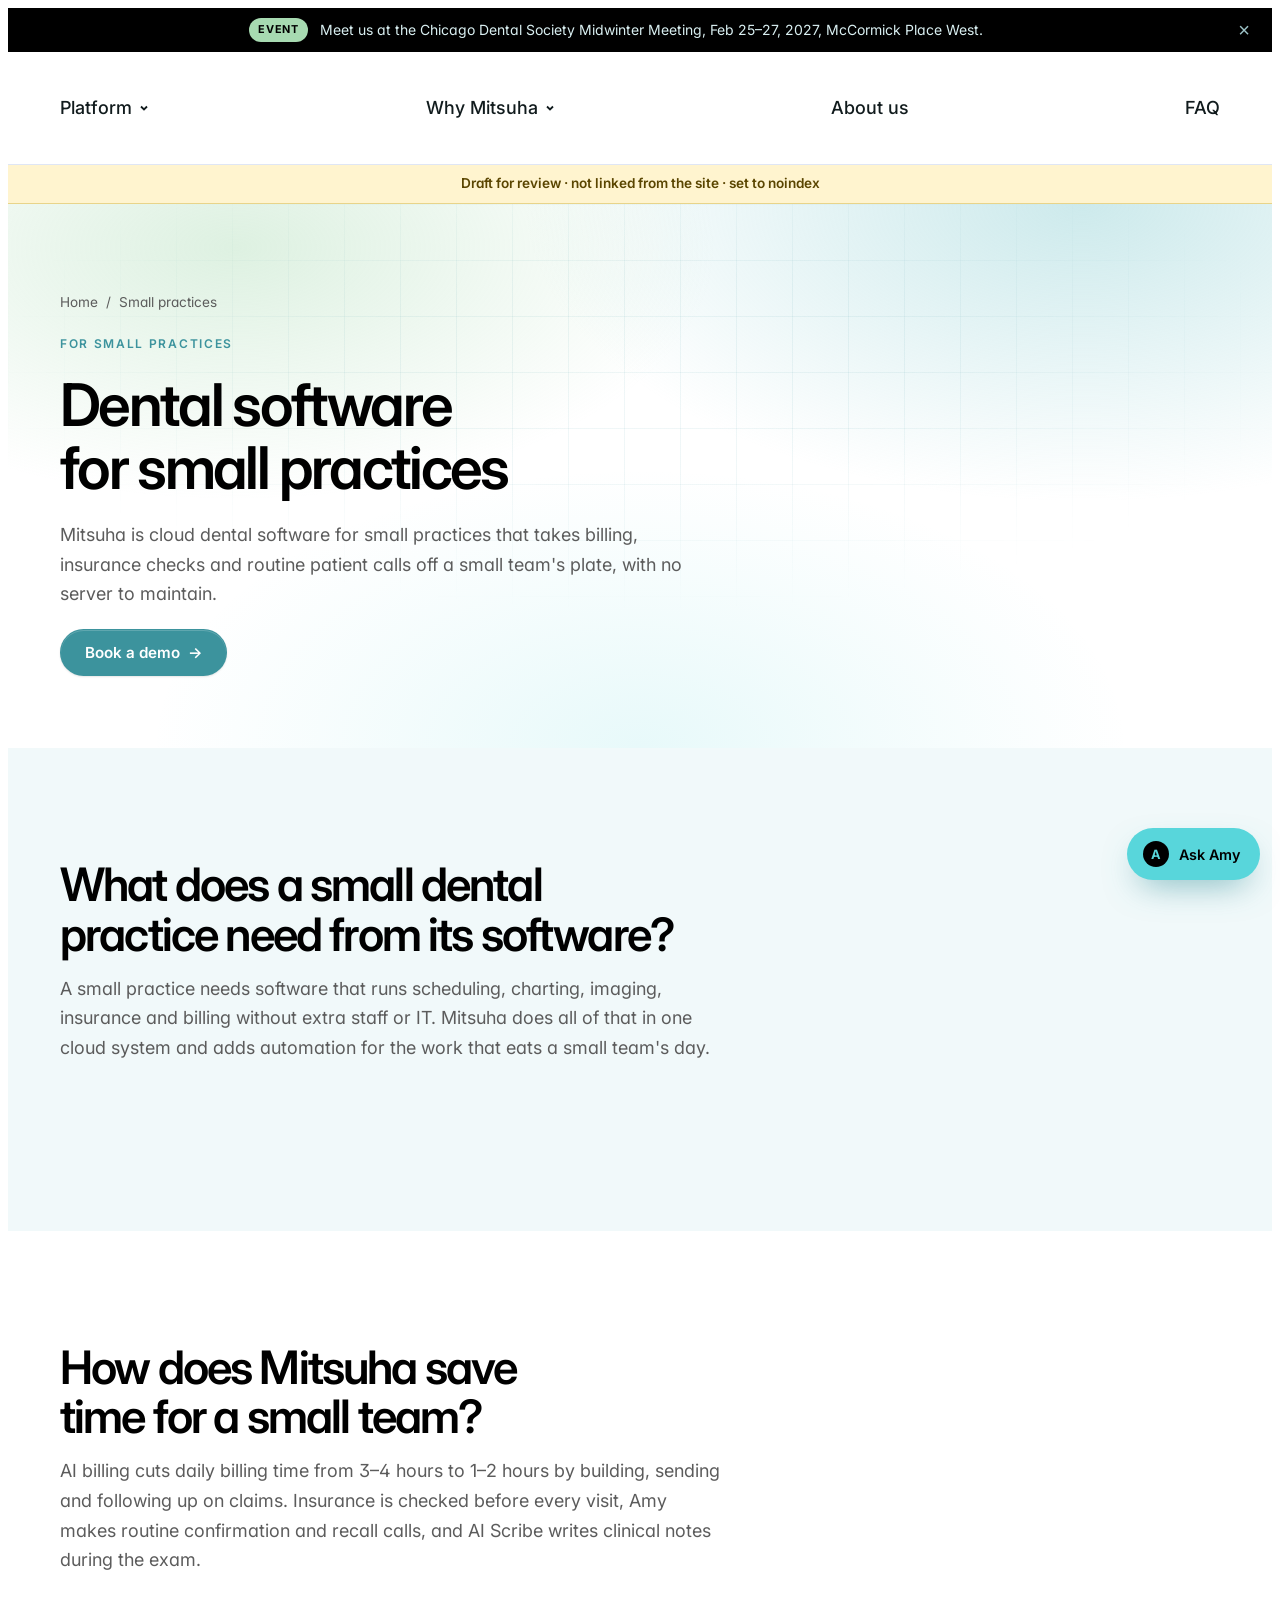
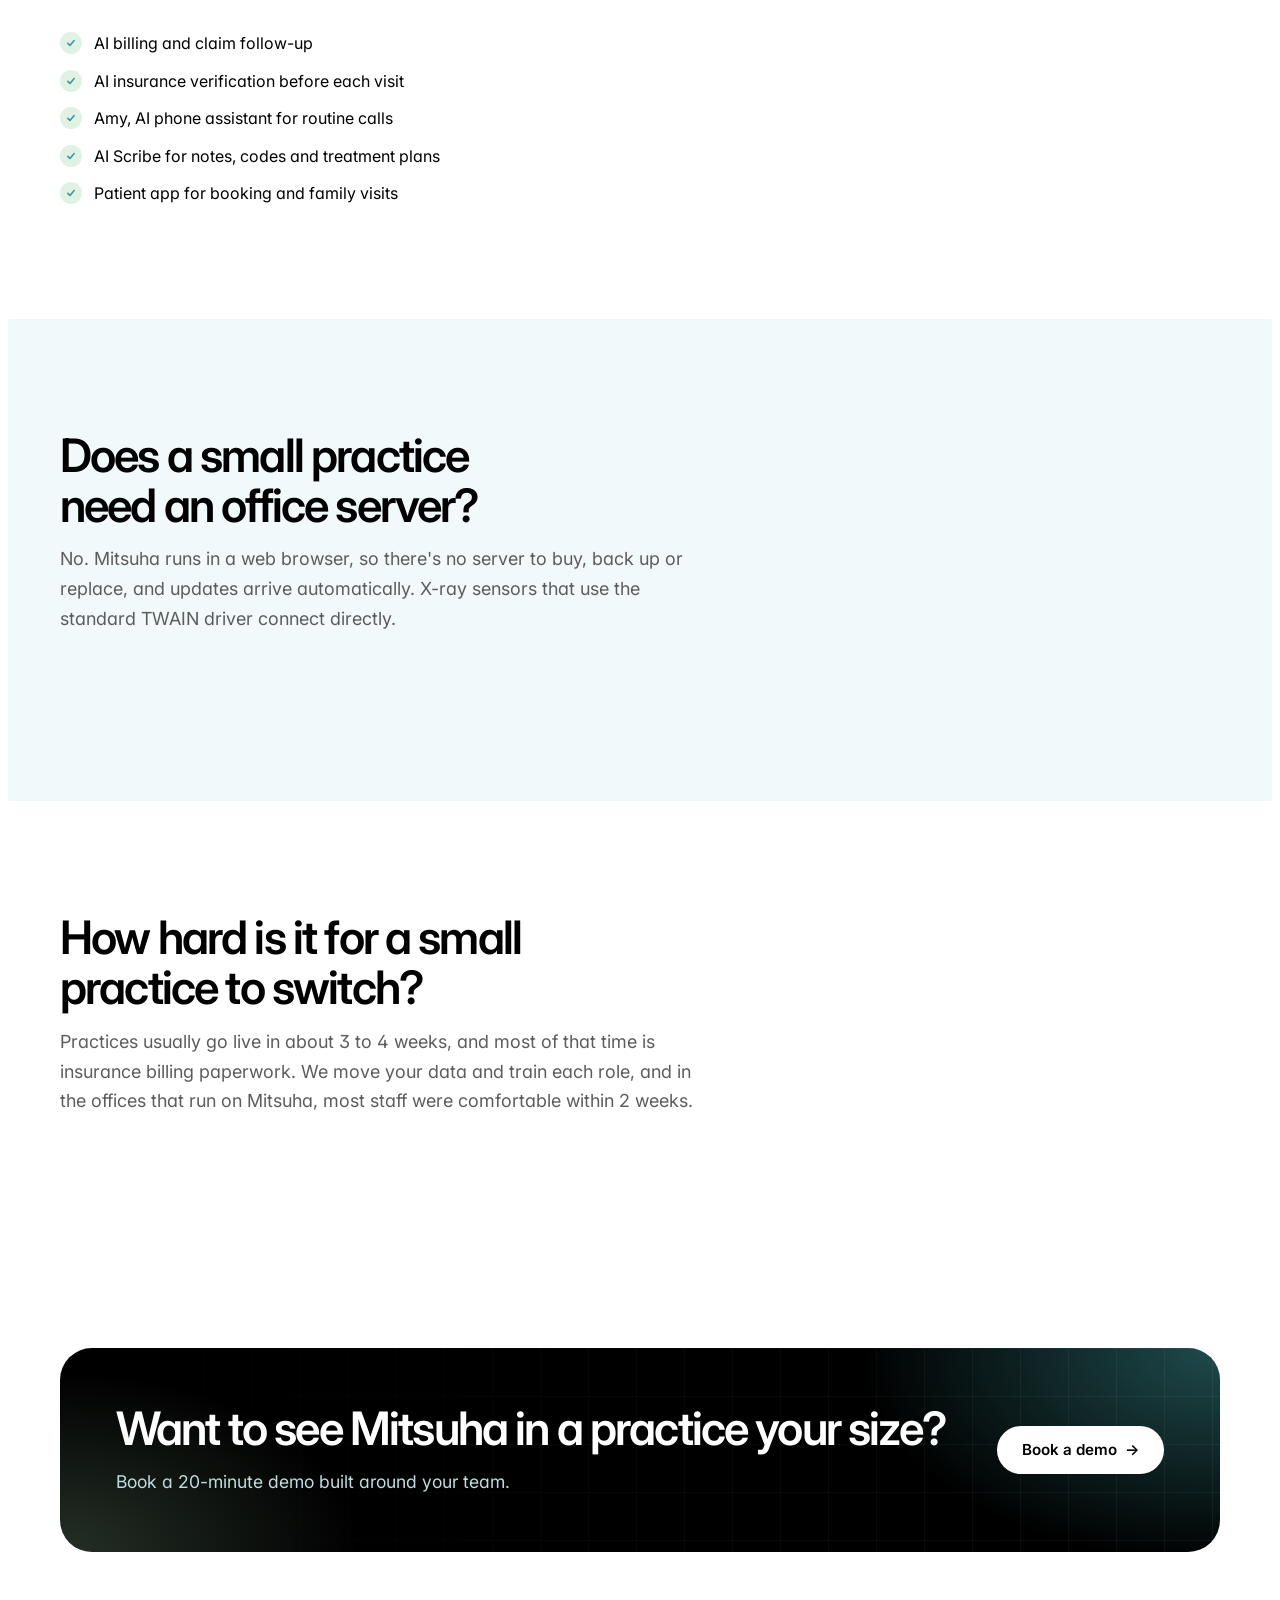
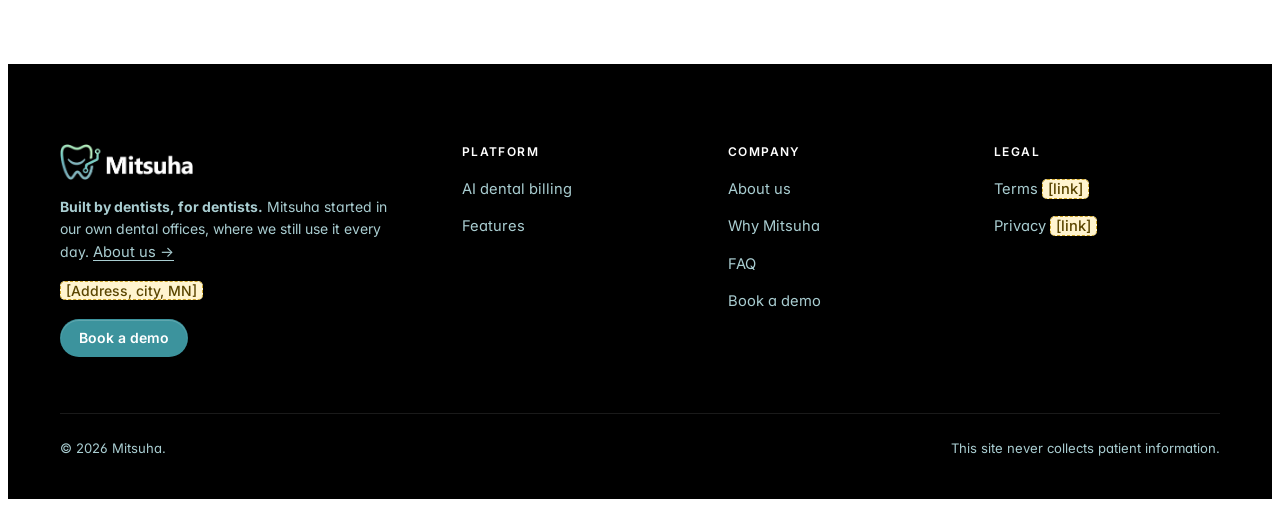
<file: for/small-practices.html>
<!doctype html>
<html lang="en" data-brand="aqua">
<head>
<meta charset="utf-8">
<meta name="viewport" content="width=device-width, initial-scale=1, viewport-fit=cover">
<title>Dental Software for Small Practices | Mitsuha</title>
<meta name="description" content="Cloud dental software for small practices: AI billing, insurance checks and Amy's patient calls take routine work off a small team. No server needed.">
<meta name="robots" content="noindex,nofollow">
<link rel="canonical" href="https://mitsuha.com/for/small-practices">
<meta name="theme-color" content="#FFFFFF">
<link rel="icon" href="/favicon.ico" sizes="any">
<link rel="icon" type="image/png" sizes="32x32" href="/images/brand/favicon-32.png">
<link rel="icon" type="image/png" sizes="16x16" href="/images/brand/favicon-16.png">
<link rel="apple-touch-icon" sizes="180x180" href="/images/brand/apple-touch-icon.png">
<meta property="og:type" content="website">
<meta property="og:site_name" content="Mitsuha">
<meta property="og:locale" content="en_US">
<meta property="og:title" content="Dental Software for Small Practices | Mitsuha">
<meta property="og:description" content="Cloud dental software for small practices: AI billing, insurance checks and Amy's patient calls take routine work off a small team. No server needed.">
<meta property="og:url" content="https://mitsuha.com/for/small-practices">
<meta property="og:image" content="https://mitsuha.com/images/og/mitsuha-og.jpg">
<meta property="og:image:width" content="1200">
<meta property="og:image:height" content="630">
<meta property="og:image:alt" content="Mitsuha: all-in-one cloud dental practice management software with AI billing">
<meta name="twitter:card" content="summary_large_image">
<meta name="twitter:title" content="Dental Software for Small Practices | Mitsuha">
<meta name="twitter:description" content="Cloud dental software for small practices: AI billing, insurance checks and Amy's patient calls take routine work off a small team. No server needed.">
<meta name="twitter:image" content="https://mitsuha.com/images/og/mitsuha-og.jpg">
<link rel="preconnect" href="https://fonts.googleapis.com">
<link rel="preconnect" href="https://fonts.gstatic.com" crossorigin>
<link rel="stylesheet" href="https://fonts.googleapis.com/css2?family=Inter:wght@400;500;600;700&display=swap">
<link rel="stylesheet" href="/assets/site.ee6e51f34d.css">
<script type="application/ld+json">{"@context":"https://schema.org","@graph":[{"@type":"Organization","@id":"https://mitsuha.com/#organization","name":"Mitsuha","url":"https://mitsuha.com/","logo":"https://mitsuha.com/images/brand/mitsuha-mark-512.png","description":"Cloud dental practice management software with AI billing, built by dentists who run their own offices on it.","address":{"@type":"PostalAddress","addressLocality":"St. Paul","addressRegion":"MN","addressCountry":"US"}},{"@type":"WebSite","@id":"https://mitsuha.com/#website","name":"Mitsuha","url":"https://mitsuha.com/","publisher":{"@id":"https://mitsuha.com/#organization"}},{"@type":"BreadcrumbList","itemListElement":[{"@type":"ListItem","position":1,"name":"Home","item":"https://mitsuha.com/"},{"@type":"ListItem","position":2,"name":"Small practices","item":"https://mitsuha.com/for/small-practices"}]}]}</script>
</head>
<body data-page="for-small-practices">
<a class="skip" href="#main">Skip to content</a>
<div class="announce" id="announce" role="region" aria-label="Announcement">
  <div class="wrap">
    <span class="tag" id="annTag">Event</span>
    <span id="annText">Meet us at the Chicago Dental Society Midwinter Meeting, Feb 25–27, 2027, McCormick Place West.</span>
    <span id="annLink"></span>
    <button class="x" id="annClose" aria-label="Dismiss announcement">×</button>
  </div>
</div>

<header class="site" id="siteHeader">
  <div class="wrap">
    <a href="/" class="logo" aria-label="Mitsuha home"><img class="logo-img" src="/images/brand/logo.png" alt="Mitsuha" width="133" height="36"></a>
    <nav class="main" aria-label="Main">
      <div class="dd">
        <a href="/features" class="dd-top" data-route-group="platform">Platform <svg width="12" height="12" viewBox="0 0 12 12" fill="none" stroke="currentColor" stroke-width="1.8"><path d="M3 4.5l3 3 3-3"/></svg></a>
        <div class="dd-panel" id="dd-platform">
          <a href="/ai-dental-billing"><span class="dd-ico" data-ico="billing"></span><span><b>AI billing</b><span>Claims built, sent and followed up for you</span></span></a>
          <a href="/features"><span class="dd-ico" data-ico="grid"></span><span><b>All features</b><span>Scheduling, charting, texting and reports</span></span></a>
          <a class="dd-all" href="/features">See the whole platform →</a>
        </div>
      </div>
      <div class="dd">
        <a href="/why-mitsuha" class="dd-top" data-route-group="why-mitsuha">Why Mitsuha <svg width="12" height="12" viewBox="0 0 12 12" fill="none" stroke="currentColor" stroke-width="1.8"><path d="M3 4.5l3 3 3-3"/></svg></a>
        <div class="dd-panel" id="dd-switch">
          <a href="/why-mitsuha"><span class="dd-ico" data-ico="cloud"></span><span><b>Why Mitsuha</b><span>Cloud vs server, comparisons and switching</span></span></a>
          <a href="/why-mitsuha/dentrix"><span class="dd-ico" data-ico="arrow"></span><span><b>Dentrix alternative</b><span>Side-by-side comparison</span></span></a>
          <a href="/why-mitsuha/eaglesoft"><span class="dd-ico" data-ico="arrow"></span><span><b>Eaglesoft alternative</b><span>Side-by-side comparison</span></span></a>
          <a href="/why-mitsuha/open-dental"><span class="dd-ico" data-ico="arrow"></span><span><b>Open Dental alternative</b><span>Side-by-side comparison</span></span></a>
          <a class="dd-all" href="/why-mitsuha">Why Mitsuha →</a>
        </div>
      </div>
      <a href="/about">About us</a>
      <a href="/faq">FAQ</a>
    </nav>
    <div class="hdr-cta"><button class="btn btn-primary btn-sm" data-demo="header">Book a demo</button></div>
    <button class="menu-btn" id="menuBtn" aria-label="Open menu" aria-expanded="false" aria-controls="mnav"><span></span><span></span><span></span></button>
  </div>
  <div class="mnav" id="mnav">
    <p>Platform</p><a href="/features">Platform overview</a><a href="/ai-dental-billing">AI billing</a><a href="/features">All features</a>
    <p>Why Mitsuha</p><a href="/why-mitsuha">Why Mitsuha</a><a href="/why-mitsuha/dentrix">Dentrix alternative</a><a href="/why-mitsuha/eaglesoft">Eaglesoft alternative</a><a href="/why-mitsuha/open-dental">Open Dental alternative</a>
    <p>Company</p><a href="/about">About us</a><a href="/faq">FAQ</a>
    <button class="btn btn-primary" data-demo="mobile-menu">Book a demo</button>
  </div>
</header>


<main id="main">
<section class="page active" data-page="for-small-practices">
  <div class="draft-bar">Draft for review · not linked from the site · set to noindex</div>
  <div class="page-hero mesh"><div class="wrap">
    <p class="crumb"><a href="/">Home</a><span>/</span><span>Small practices</span></p>
    <p class="eyebrow">For small practices</p>
    <h1>Dental software for small practices</h1>
    <p class="lede">Mitsuha is cloud dental software for small practices that takes billing, insurance checks and routine patient calls off a small team's plate, with no server to maintain.</p>
    <div class="btn-row"><button class="btn btn-primary" data-demo="small-hero">Book a demo <span class="arr" aria-hidden="true">→</span></button></div>
  </div></div>
  <div class="band tint"><div class="wrap"><div class="sec-head reveal"><h2>What does a small dental practice need from its software?</h2><p class="lede">A small practice needs software that runs scheduling, charting, imaging, insurance and billing without extra staff or IT. Mitsuha does all of that in one cloud system and adds automation for the work that eats a small team's day.</p></div></div></div>
  <div class="band"><div class="wrap"><div class="sec-head reveal"><h2>How does Mitsuha save time for a small team?</h2><p class="lede">AI billing cuts daily billing time from 3–4 hours to 1–2 hours by building, sending and following up on claims. Insurance is checked before every visit, Amy makes routine confirmation and recall calls, and AI Scribe writes clinical notes during the exam.</p></div><ul class="checks reveal" style="max-width:720px"><li>AI billing and claim follow-up</li><li>AI insurance verification before each visit</li><li>Amy, AI phone assistant for routine calls</li><li>AI Scribe for notes, codes and treatment plans</li><li>Patient app for booking and family visits</li></ul></div></div>
  <div class="band tint"><div class="wrap"><div class="sec-head reveal"><h2>Does a small practice need an office server?</h2><p class="lede">No. Mitsuha runs in a web browser, so there's no server to buy, back up or replace, and updates arrive automatically. X-ray sensors that use the standard TWAIN driver connect directly.</p></div></div></div>
  <div class="band"><div class="wrap"><div class="sec-head reveal"><h2>How hard is it for a small practice to switch?</h2><p class="lede">Practices usually go live in about 3 to 4 weeks, and most of that time is insurance billing paperwork. We move your data and train each role, and in the offices that run on Mitsuha, most staff were comfortable within 2 weeks.</p></div></div></div>
  <div class="band tight" style="padding-bottom:112px"><div class="wrap"><div class="cta-band simple reveal"><div><h2>Want to see Mitsuha in a practice your size?</h2><p>Book a 20-minute demo built around your team.</p></div><div class="btn-row"><button class="btn btn-primary" data-demo="small-final">Book a demo <span class="arr" aria-hidden="true">→</span></button></div></div></div></div>
</section>
</main>

<footer class="site">
  <div class="wrap">
    <div class="cols">
      <div class="stack">
        <a href="/" class="logo" aria-label="Mitsuha home"><img class="logo-img" src="/images/brand/logo-on-dark.png" alt="Mitsuha" width="133" height="36"></a>
        <p class="small foot-story" style="max-width:38ch"><b>Built by dentists, for dentists.</b> Mitsuha started in our own dental offices, where we still use it every day. <a href="/about">About us →</a></p>
        <p class="small"><span class="ph">[Address, city, MN]</span></p>
        <div><button class="btn btn-primary btn-sm" data-demo="footer">Book a demo</button></div>
      </div>
      <div><h3>Platform</h3><ul><li><a href="/ai-dental-billing">AI dental billing</a></li><li><a href="/features">Features</a></li></ul></div>
      <div><h3>Company</h3><ul><li><a href="/about">About us</a></li><li><a href="/why-mitsuha">Why Mitsuha</a></li><li><a href="/faq">FAQ</a></li><li><a href="/demo">Book a demo</a></li></ul></div>
      <div><h3>Legal</h3><ul><li><a href="#" data-noop>Terms <span class="ph">[link]</span></a></li><li><a href="#" data-noop>Privacy <span class="ph">[link]</span></a></li></ul></div>
    </div>
    <div class="legal"><span>© 2026 Mitsuha.</span><span>This site never collects patient information.</span></div>
  </div>
</footer>

<div class="mobile-cta"><button class="btn btn-primary" data-demo="mobile-sticky">Book a demo</button></div>

<button class="cb-launch" id="cbLaunch" aria-expanded="false" aria-controls="cb"><span class="amy-dot" aria-hidden="true">A</span><span class="lbl">Ask Amy</span><span class="sr-only">Open chat with Amy</span></button>
<div class="cb-nudge" id="cbNudge" hidden role="status">Hi, I'm Amy! Ask me anything about Mitsuha. I can type or talk. <button type="button" aria-label="Dismiss">×</button></div>
<div class="cb" id="cb" hidden role="dialog" aria-label="Chat with Amy">
  <div class="cb-head"><span class="cb-av" id="cbAv">A</span><span><b>Amy</b><small>Mitsuha assistant · types and talks</small></span><button class="cb-x" id="cbX" aria-label="Close chat">×</button></div>
  <div class="cb-voice">
    <button type="button" id="cbTalk" aria-pressed="false"><svg width="15" height="15" viewBox="0 0 24 24" fill="none" stroke="currentColor" stroke-width="2" stroke-linecap="round"><rect x="9" y="3" width="6" height="11" rx="3"/><path d="M5.5 11a6.5 6.5 0 0 0 13 0M12 17.5V21"/></svg>Talk now</button>
    <button type="button" id="cbSpeak" aria-pressed="false"><svg width="15" height="15" viewBox="0 0 24 24" fill="none" stroke="currentColor" stroke-width="2" stroke-linecap="round"><path d="M4 9.5h3.5L12 5.5v13l-4.5-4H4z"/><path d="M15.5 9a4 4 0 0 1 0 6M18 6.5a7.5 7.5 0 0 1 0 11"/></svg>Voice replies</button>
    <span class="mini-wave" id="cbWave" aria-hidden="true"><i></i><i></i><i></i><i></i><i></i><i></i></span>
  </div>
  <div class="cb-body" id="cbBody" aria-live="polite"></div>
  <div class="cb-foot">
    <form class="cb-form" id="cbForm"><label for="cbInput" class="sr-only">Your question</label><input id="cbInput" placeholder="Ask Amy a question…" autocomplete="off"><button type="submit" aria-label="Send"><svg width="18" height="18" viewBox="0 0 24 24" fill="none" stroke="currentColor" stroke-width="2.2" stroke-linecap="round" stroke-linejoin="round"><path d="M5 12h14M13 6l6 6-6 6"/></svg></button></form>
    <p class="cb-note">Please don't share patient information.</p>
  </div>
</div>

<div class="modal" id="demoModal" hidden role="dialog" aria-modal="true" aria-labelledby="mTitle">
  <div class="modal-box">
    <button class="modal-close" id="modalClose" aria-label="Close">×</button>
    <div id="modalBody"></div>
  </div>
</div>

<script src="/assets/site.f2c6b86a3f.js"></script>
</body>
</html>
</file>
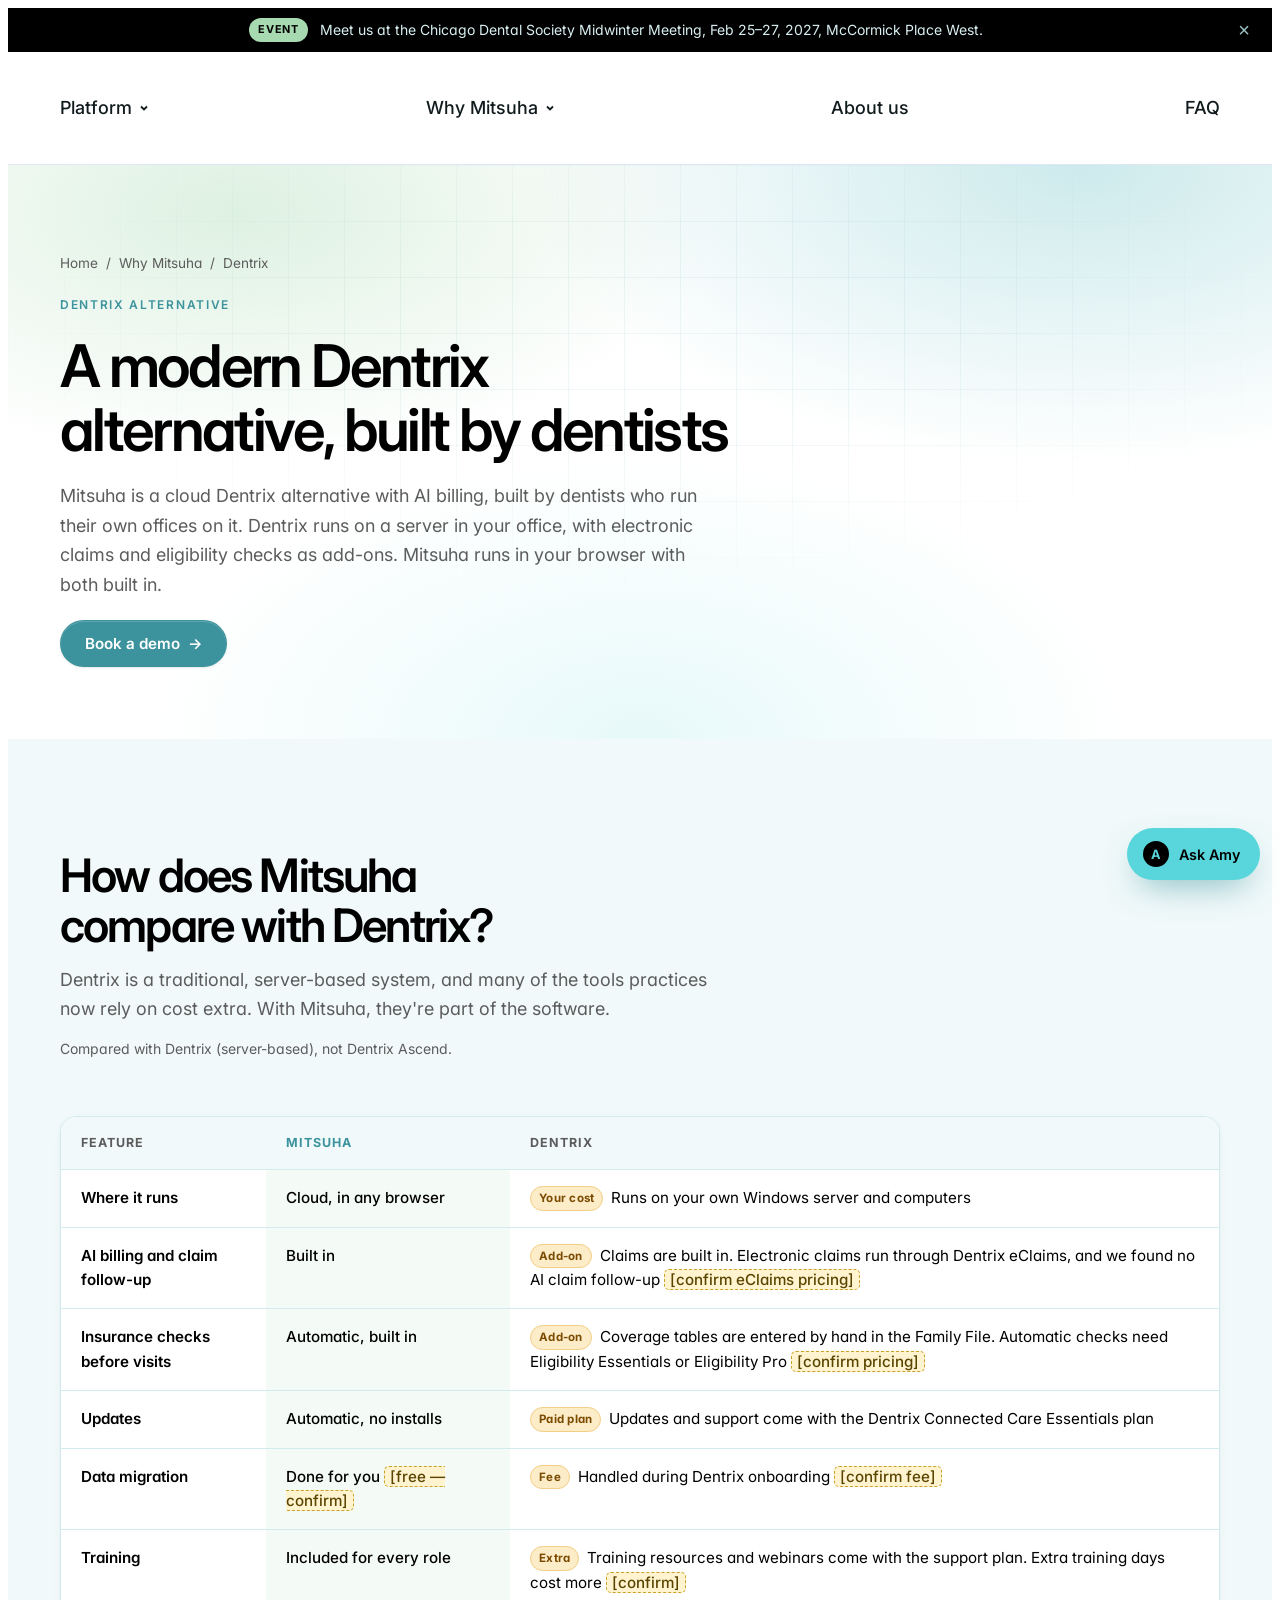
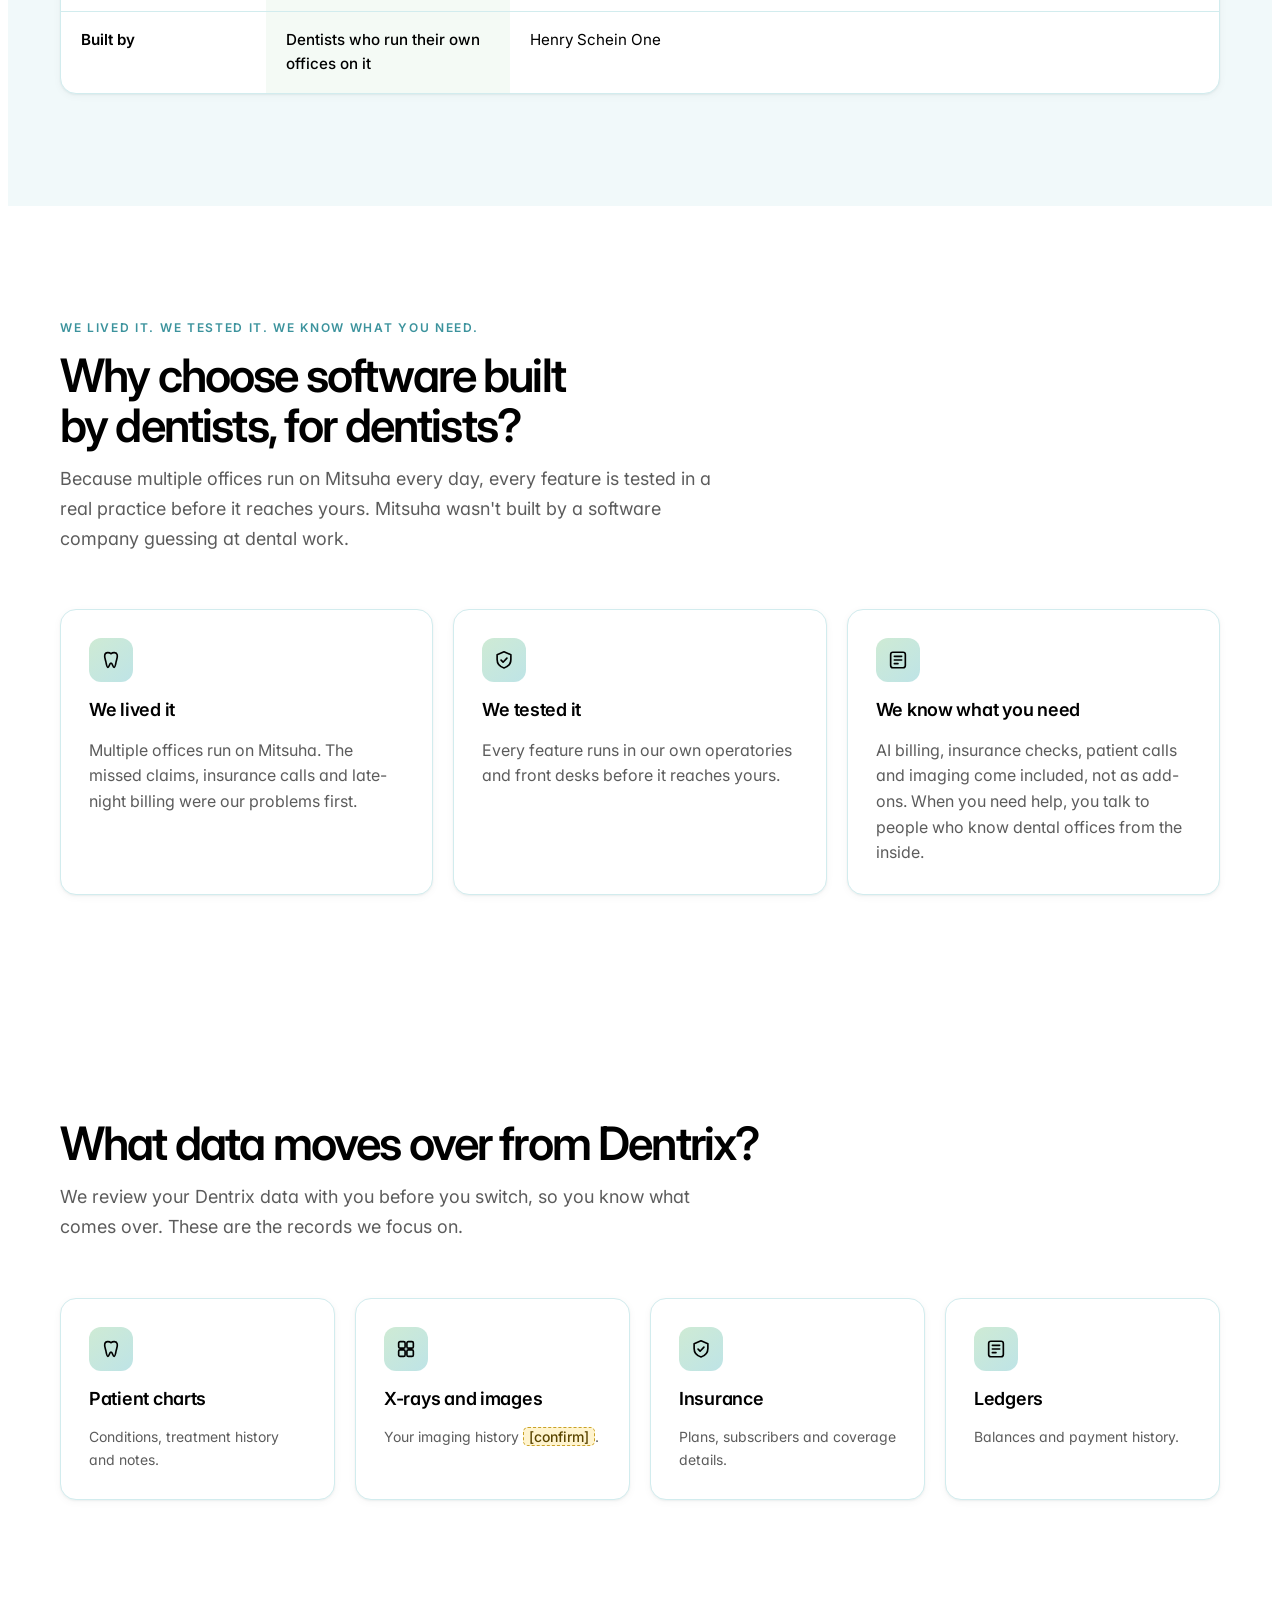
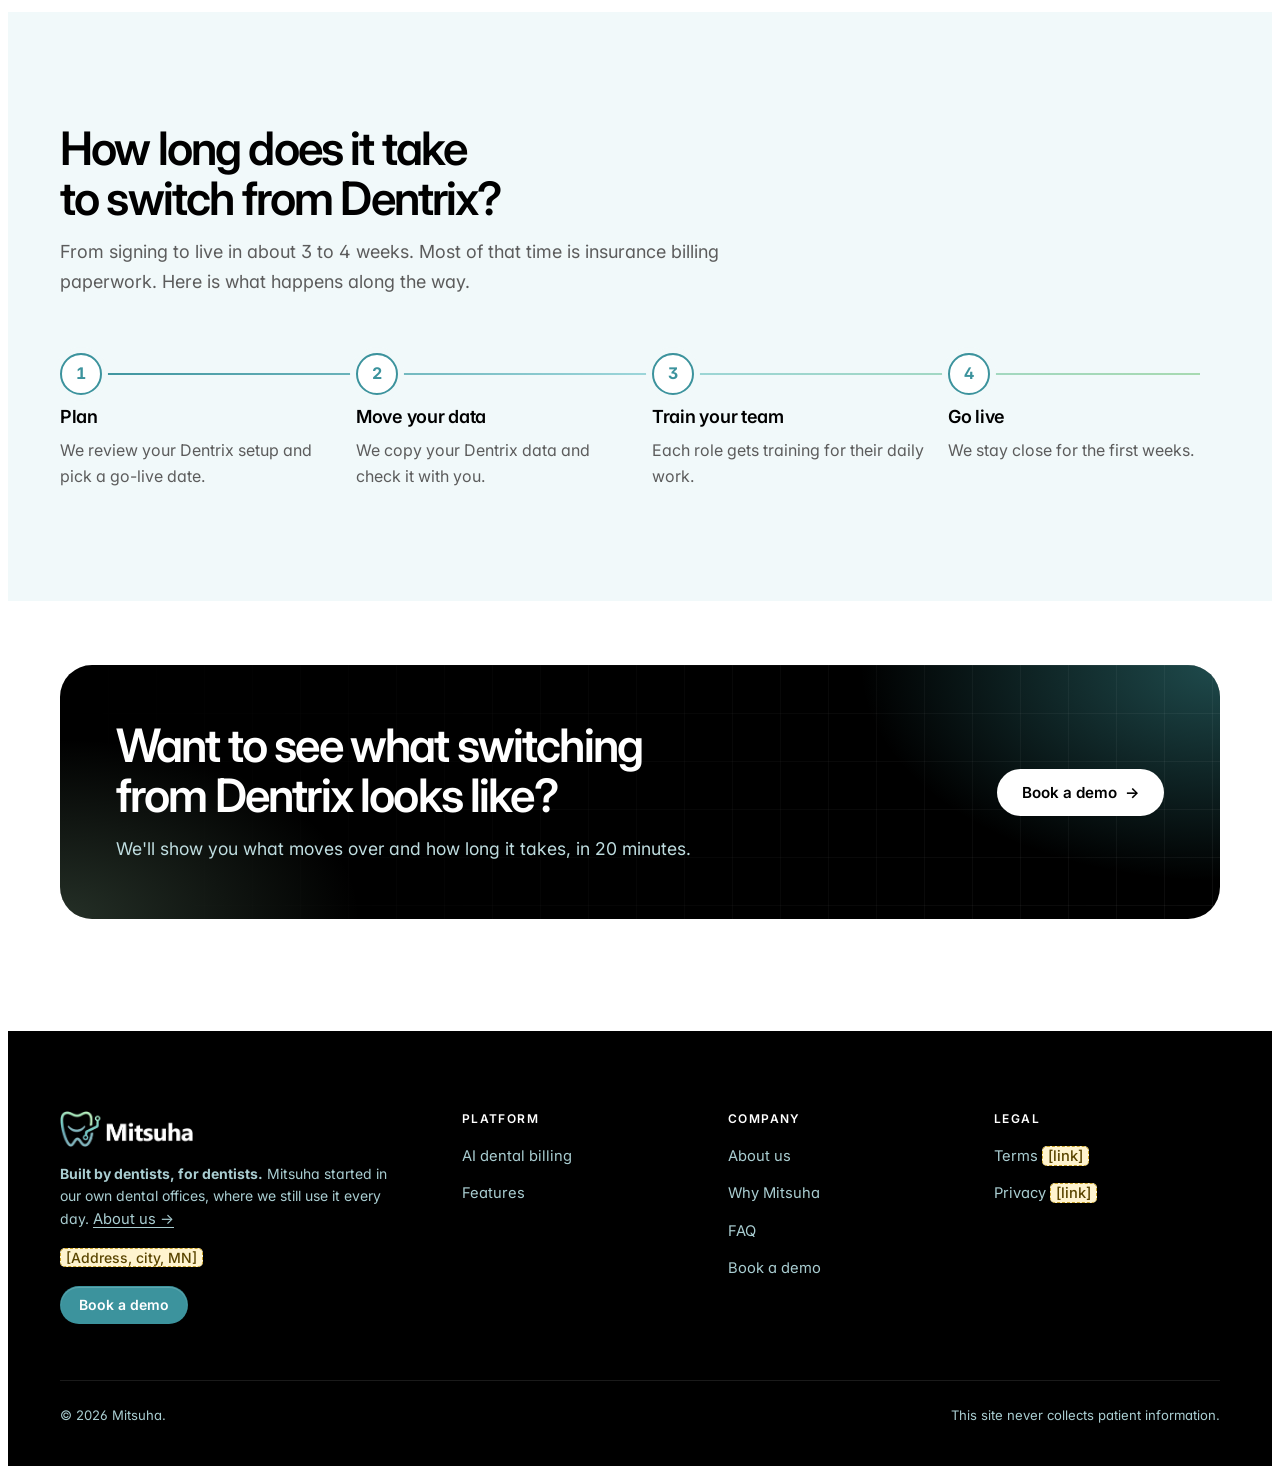
<file: why-mitsuha/dentrix.html>
<!doctype html>
<html lang="en" data-brand="aqua">
<head>
<meta charset="utf-8">
<meta name="viewport" content="width=device-width, initial-scale=1, viewport-fit=cover">
<title>Dentrix Alternative with AI Billing | Mitsuha</title>
<meta name="description" content="Compare Mitsuha with Dentrix side by side: cloud dental software with AI billing and insurance checks built in. Go live in about 3 to 4 weeks.">
<meta name="robots" content="index,follow,max-image-preview:large">
<link rel="canonical" href="https://mitsuha.com/why-mitsuha/dentrix">
<meta name="theme-color" content="#FFFFFF">
<link rel="icon" href="/favicon.ico" sizes="any">
<link rel="icon" type="image/png" sizes="32x32" href="/images/brand/favicon-32.png">
<link rel="icon" type="image/png" sizes="16x16" href="/images/brand/favicon-16.png">
<link rel="apple-touch-icon" sizes="180x180" href="/images/brand/apple-touch-icon.png">
<meta property="og:type" content="website">
<meta property="og:site_name" content="Mitsuha">
<meta property="og:locale" content="en_US">
<meta property="og:title" content="Dentrix Alternative with AI Billing | Mitsuha">
<meta property="og:description" content="Compare Mitsuha with Dentrix side by side: cloud dental software with AI billing and insurance checks built in. Go live in about 3 to 4 weeks.">
<meta property="og:url" content="https://mitsuha.com/why-mitsuha/dentrix">
<meta property="og:image" content="https://mitsuha.com/images/og/mitsuha-og.jpg">
<meta property="og:image:width" content="1200">
<meta property="og:image:height" content="630">
<meta property="og:image:alt" content="Mitsuha: all-in-one cloud dental practice management software with AI billing">
<meta name="twitter:card" content="summary_large_image">
<meta name="twitter:title" content="Dentrix Alternative with AI Billing | Mitsuha">
<meta name="twitter:description" content="Compare Mitsuha with Dentrix side by side: cloud dental software with AI billing and insurance checks built in. Go live in about 3 to 4 weeks.">
<meta name="twitter:image" content="https://mitsuha.com/images/og/mitsuha-og.jpg">
<link rel="preconnect" href="https://fonts.googleapis.com">
<link rel="preconnect" href="https://fonts.gstatic.com" crossorigin>
<link rel="stylesheet" href="https://fonts.googleapis.com/css2?family=Inter:wght@400;500;600;700&display=swap">
<link rel="stylesheet" href="/assets/site.ee6e51f34d.css">
<script type="application/ld+json">{"@context":"https://schema.org","@graph":[{"@type":"Organization","@id":"https://mitsuha.com/#organization","name":"Mitsuha","url":"https://mitsuha.com/","logo":"https://mitsuha.com/images/brand/mitsuha-mark-512.png","description":"Cloud dental practice management software with AI billing, built by dentists who run their own offices on it.","address":{"@type":"PostalAddress","addressLocality":"St. Paul","addressRegion":"MN","addressCountry":"US"}},{"@type":"WebSite","@id":"https://mitsuha.com/#website","name":"Mitsuha","url":"https://mitsuha.com/","publisher":{"@id":"https://mitsuha.com/#organization"}},{"@type":"BreadcrumbList","itemListElement":[{"@type":"ListItem","position":1,"name":"Home","item":"https://mitsuha.com/"},{"@type":"ListItem","position":2,"name":"Why Mitsuha","item":"https://mitsuha.com/why-mitsuha"},{"@type":"ListItem","position":3,"name":"Dentrix","item":"https://mitsuha.com/why-mitsuha/dentrix"}]}]}</script>
</head>
<body data-page="why-mitsuha-dentrix">
<a class="skip" href="#main">Skip to content</a>
<div class="announce" id="announce" role="region" aria-label="Announcement">
  <div class="wrap">
    <span class="tag" id="annTag">Event</span>
    <span id="annText">Meet us at the Chicago Dental Society Midwinter Meeting, Feb 25–27, 2027, McCormick Place West.</span>
    <span id="annLink"></span>
    <button class="x" id="annClose" aria-label="Dismiss announcement">×</button>
  </div>
</div>

<header class="site" id="siteHeader">
  <div class="wrap">
    <a href="/" class="logo" aria-label="Mitsuha home"><img class="logo-img" src="/images/brand/logo.png" alt="Mitsuha" width="133" height="36"></a>
    <nav class="main" aria-label="Main">
      <div class="dd">
        <a href="/features" class="dd-top" data-route-group="platform">Platform <svg width="12" height="12" viewBox="0 0 12 12" fill="none" stroke="currentColor" stroke-width="1.8"><path d="M3 4.5l3 3 3-3"/></svg></a>
        <div class="dd-panel" id="dd-platform">
          <a href="/ai-dental-billing"><span class="dd-ico" data-ico="billing"></span><span><b>AI billing</b><span>Claims built, sent and followed up for you</span></span></a>
          <a href="/features"><span class="dd-ico" data-ico="grid"></span><span><b>All features</b><span>Scheduling, charting, texting and reports</span></span></a>
          <a class="dd-all" href="/features">See the whole platform →</a>
        </div>
      </div>
      <div class="dd">
        <a href="/why-mitsuha" class="dd-top" data-route-group="why-mitsuha" aria-current="page">Why Mitsuha <svg width="12" height="12" viewBox="0 0 12 12" fill="none" stroke="currentColor" stroke-width="1.8"><path d="M3 4.5l3 3 3-3"/></svg></a>
        <div class="dd-panel" id="dd-switch">
          <a href="/why-mitsuha"><span class="dd-ico" data-ico="cloud"></span><span><b>Why Mitsuha</b><span>Cloud vs server, comparisons and switching</span></span></a>
          <a href="/why-mitsuha/dentrix"><span class="dd-ico" data-ico="arrow"></span><span><b>Dentrix alternative</b><span>Side-by-side comparison</span></span></a>
          <a href="/why-mitsuha/eaglesoft"><span class="dd-ico" data-ico="arrow"></span><span><b>Eaglesoft alternative</b><span>Side-by-side comparison</span></span></a>
          <a href="/why-mitsuha/open-dental"><span class="dd-ico" data-ico="arrow"></span><span><b>Open Dental alternative</b><span>Side-by-side comparison</span></span></a>
          <a class="dd-all" href="/why-mitsuha">Why Mitsuha →</a>
        </div>
      </div>
      <a href="/about">About us</a>
      <a href="/faq">FAQ</a>
    </nav>
    <div class="hdr-cta"><button class="btn btn-primary btn-sm" data-demo="header">Book a demo</button></div>
    <button class="menu-btn" id="menuBtn" aria-label="Open menu" aria-expanded="false" aria-controls="mnav"><span></span><span></span><span></span></button>
  </div>
  <div class="mnav" id="mnav">
    <p>Platform</p><a href="/features">Platform overview</a><a href="/ai-dental-billing">AI billing</a><a href="/features">All features</a>
    <p>Why Mitsuha</p><a href="/why-mitsuha">Why Mitsuha</a><a href="/why-mitsuha/dentrix">Dentrix alternative</a><a href="/why-mitsuha/eaglesoft">Eaglesoft alternative</a><a href="/why-mitsuha/open-dental">Open Dental alternative</a>
    <p>Company</p><a href="/about">About us</a><a href="/faq">FAQ</a>
    <button class="btn btn-primary" data-demo="mobile-menu">Book a demo</button>
  </div>
</header>


<main id="main">
<section class="page active" data-page="why-mitsuha-dentrix" data-compare="Dentrix">
  <div class="page-hero mesh"><div class="wrap">
    <p class="crumb"><a href="/">Home</a><span>/</span><a href="/why-mitsuha">Why Mitsuha</a><span>/</span><span>Dentrix</span></p>
    <p class="eyebrow">Dentrix alternative</p>
    <h1>A modern Dentrix alternative, built by dentists</h1>
    <p class="lede">Mitsuha is a cloud Dentrix alternative with AI billing, built by dentists who run their own offices on it. Dentrix runs on a server in your office, with electronic claims and eligibility checks as add-ons. Mitsuha runs in your browser with both built in.</p>
    <div class="btn-row"><button class="btn btn-primary" data-demo="why-mitsuha-dentrix-hero">Book a demo <span class="arr" aria-hidden="true">→</span></button></div>
  </div></div>
  <div class="band tint"><div class="wrap">
    <div class="sec-head reveal"><h2>How does Mitsuha compare with Dentrix?</h2><p class="lede">Dentrix is a traditional, server-based system, and many of the tools practices now rely on cost extra. With Mitsuha, they're part of the software.</p><p class="muted small">Compared with Dentrix (server-based), not Dentrix Ascend.</p></div>
    <div class="tbl-wrap reveal"><table class="cmp"><thead><tr><th scope="col">Feature</th><th scope="col">Mitsuha</th><th scope="col">Dentrix</th></tr></thead><tbody>
      <tr><th scope="row">Where it runs</th><td data-label="Mitsuha">Cloud, in any browser</td><td data-label="Dentrix"><span class="addon">Your cost</span> Runs on your own Windows server and computers</td></tr><tr><th scope="row">AI billing and claim follow-up</th><td data-label="Mitsuha">Built in</td><td data-label="Dentrix"><span class="addon">Add-on</span> Claims are built in. Electronic claims run through Dentrix eClaims, and we found no AI claim follow-up <span class="ph">[confirm eClaims pricing]</span></td></tr><tr><th scope="row">Insurance checks before visits</th><td data-label="Mitsuha">Automatic, built in</td><td data-label="Dentrix"><span class="addon">Add-on</span> Coverage tables are entered by hand in the Family File. Automatic checks need Eligibility Essentials or Eligibility Pro <span class="ph">[confirm pricing]</span></td></tr><tr><th scope="row">Updates</th><td data-label="Mitsuha">Automatic, no installs</td><td data-label="Dentrix"><span class="addon">Paid plan</span> Updates and support come with the Dentrix Connected Care Essentials plan</td></tr><tr><th scope="row">Data migration</th><td data-label="Mitsuha">Done for you <span class="ph">[free — confirm]</span></td><td data-label="Dentrix"><span class="addon">Fee</span> Handled during Dentrix onboarding <span class="ph">[confirm fee]</span></td></tr><tr><th scope="row">Training</th><td data-label="Mitsuha">Included for every role</td><td data-label="Dentrix"><span class="addon">Extra</span> Training resources and webinars come with the support plan. Extra training days cost more <span class="ph">[confirm]</span></td></tr><tr><th scope="row">Built by</th><td data-label="Mitsuha">Dentists who run their own offices on it</td><td data-label="Dentrix">Henry Schein One</td></tr>
    </tbody></table></div>
  </div></div>
  <div class="band"><div class="wrap">
    <div class="sec-head reveal"><p class="eyebrow">We lived it. We tested it. We know what you need.</p><h2>Why choose software built by dentists, for dentists?</h2><p class="lede">Because multiple offices run on Mitsuha every day, every feature is tested in a real practice before it reaches yours. Mitsuha wasn't built by a software company guessing at dental work.</p></div>
    <div class="grid g3">
      <div class="card stack reveal"><div class="icon-tile"><svg width="20" height="20" viewBox="0 0 24 24" fill="none" stroke="currentColor" stroke-width="1.8" stroke-linecap="round" stroke-linejoin="round" aria-hidden="true"><path d="M12 5.2C10.4 3.6 6 3 5.2 6.4c-.6 2.6.6 5 1.2 7.4.5 2.2.8 6.2 2.2 6.2 1.6 0 1.4-4.6 3.4-4.6s1.8 4.6 3.4 4.6c1.4 0 1.7-4 2.2-6.2.6-2.4 1.8-4.8 1.2-7.4C18 3 13.6 3.6 12 5.2z"/></svg></div><h3>We lived it</h3><p class="muted">Multiple offices run on Mitsuha. The missed claims, insurance calls and late-night billing were our problems first.</p></div>
      <div class="card stack reveal"><div class="icon-tile"><svg width="20" height="20" viewBox="0 0 24 24" fill="none" stroke="currentColor" stroke-width="1.8" stroke-linecap="round" stroke-linejoin="round" aria-hidden="true"><path d="M12 3l7.5 3.2v5.3c0 4.6-3.2 7.9-7.5 9.2-4.3-1.3-7.5-4.6-7.5-9.2V6.2z"/><path d="M8.8 12.2l2.2 2.2 4.2-4.4"/></svg></div><h3>We tested it</h3><p class="muted">Every feature runs in our own operatories and front desks before it reaches yours.</p></div>
      <div class="card stack reveal"><div class="icon-tile"><svg width="20" height="20" viewBox="0 0 24 24" fill="none" stroke="currentColor" stroke-width="1.8" stroke-linecap="round" stroke-linejoin="round" aria-hidden="true"><rect x="4" y="3.5" width="16" height="17" rx="2.5"/><path d="M8 8h8M8 12h8M8 16h4"/></svg></div><h3>We know what you need</h3><p class="muted">AI billing, insurance checks, patient calls and imaging come included, not as add-ons. When you need help, you talk to people who know dental offices from the inside.</p></div>
    </div>
  </div></div>
  <div class="band"><div class="wrap">
    <div class="sec-head reveal"><h2>What data moves over from Dentrix?</h2><p class="lede">We review your Dentrix data with you before you switch, so you know what comes over. These are the records we focus on.</p></div>
    <div class="grid g4">
      <div class="card stack reveal"><div class="icon-tile"><svg width="20" height="20" viewBox="0 0 24 24" fill="none" stroke="currentColor" stroke-width="1.8" stroke-linecap="round" stroke-linejoin="round" aria-hidden="true"><path d="M12 5.2C10.4 3.6 6 3 5.2 6.4c-.6 2.6.6 5 1.2 7.4.5 2.2.8 6.2 2.2 6.2 1.6 0 1.4-4.6 3.4-4.6s1.8 4.6 3.4 4.6c1.4 0 1.7-4 2.2-6.2.6-2.4 1.8-4.8 1.2-7.4C18 3 13.6 3.6 12 5.2z"/></svg></div><h3>Patient charts</h3><p class="muted small">Conditions, treatment history and notes.</p></div>
      <div class="card stack reveal"><div class="icon-tile"><svg width="20" height="20" viewBox="0 0 24 24" fill="none" stroke="currentColor" stroke-width="1.8" stroke-linecap="round" stroke-linejoin="round" aria-hidden="true"><rect x="4" y="4" width="7" height="7" rx="1.5"/><rect x="13" y="4" width="7" height="7" rx="1.5"/><rect x="4" y="13" width="7" height="7" rx="1.5"/><rect x="13" y="13" width="7" height="7" rx="1.5"/></svg></div><h3>X-rays and images</h3><p class="muted small">Your imaging history <span class="ph">[confirm]</span>.</p></div>
      <div class="card stack reveal"><div class="icon-tile"><svg width="20" height="20" viewBox="0 0 24 24" fill="none" stroke="currentColor" stroke-width="1.8" stroke-linecap="round" stroke-linejoin="round" aria-hidden="true"><path d="M12 3l7.5 3.2v5.3c0 4.6-3.2 7.9-7.5 9.2-4.3-1.3-7.5-4.6-7.5-9.2V6.2z"/><path d="M8.8 12.2l2.2 2.2 4.2-4.4"/></svg></div><h3>Insurance</h3><p class="muted small">Plans, subscribers and coverage details.</p></div>
      <div class="card stack reveal"><div class="icon-tile"><svg width="20" height="20" viewBox="0 0 24 24" fill="none" stroke="currentColor" stroke-width="1.8" stroke-linecap="round" stroke-linejoin="round" aria-hidden="true"><rect x="4" y="3.5" width="16" height="17" rx="2.5"/><path d="M8 8h8M8 12h8M8 16h4"/></svg></div><h3>Ledgers</h3><p class="muted small">Balances and payment history.</p></div>
    </div>
  </div></div>
  <div class="band tint"><div class="wrap">
    <div class="sec-head reveal"><h2>How long does it take to switch from Dentrix?</h2><p class="lede">From signing to live in about 3 to 4 weeks. Most of that time is insurance billing paperwork. Here is what happens along the way.</p></div>
    <ol class="steps reveal"><li><span class="n">1</span><h3>Plan</h3><p class="muted">We review your Dentrix setup and pick a go-live date.</p></li><li><span class="n">2</span><h3>Move your data</h3><p class="muted">We copy your Dentrix data and check it with you.</p></li><li><span class="n">3</span><h3>Train your team</h3><p class="muted">Each role gets training for their daily work.</p></li><li><span class="n">4</span><h3>Go live</h3><p class="muted">We stay close for the first weeks.</p></li></ol>
  </div></div>
  <div class="band tight" style="padding-bottom:112px"><div class="wrap"><div class="cta-band simple reveal"><div><h2>Want to see what switching from Dentrix looks like?</h2><p>We'll show you what moves over and how long it takes, in 20 minutes.</p></div><div class="btn-row"><button class="btn btn-primary" data-demo="why-mitsuha-dentrix-final">Book a demo <span class="arr" aria-hidden="true">→</span></button></div></div></div></div></section>
</main>

<footer class="site">
  <div class="wrap">
    <div class="cols">
      <div class="stack">
        <a href="/" class="logo" aria-label="Mitsuha home"><img class="logo-img" src="/images/brand/logo-on-dark.png" alt="Mitsuha" width="133" height="36"></a>
        <p class="small foot-story" style="max-width:38ch"><b>Built by dentists, for dentists.</b> Mitsuha started in our own dental offices, where we still use it every day. <a href="/about">About us →</a></p>
        <p class="small"><span class="ph">[Address, city, MN]</span></p>
        <div><button class="btn btn-primary btn-sm" data-demo="footer">Book a demo</button></div>
      </div>
      <div><h3>Platform</h3><ul><li><a href="/ai-dental-billing">AI dental billing</a></li><li><a href="/features">Features</a></li></ul></div>
      <div><h3>Company</h3><ul><li><a href="/about">About us</a></li><li><a href="/why-mitsuha">Why Mitsuha</a></li><li><a href="/faq">FAQ</a></li><li><a href="/demo">Book a demo</a></li></ul></div>
      <div><h3>Legal</h3><ul><li><a href="#" data-noop>Terms <span class="ph">[link]</span></a></li><li><a href="#" data-noop>Privacy <span class="ph">[link]</span></a></li></ul></div>
    </div>
    <div class="legal"><span>© 2026 Mitsuha.</span><span>This site never collects patient information.</span></div>
  </div>
</footer>

<div class="mobile-cta"><button class="btn btn-primary" data-demo="mobile-sticky">Book a demo</button></div>

<button class="cb-launch" id="cbLaunch" aria-expanded="false" aria-controls="cb"><span class="amy-dot" aria-hidden="true">A</span><span class="lbl">Ask Amy</span><span class="sr-only">Open chat with Amy</span></button>
<div class="cb-nudge" id="cbNudge" hidden role="status">Hi, I'm Amy! Ask me anything about Mitsuha. I can type or talk. <button type="button" aria-label="Dismiss">×</button></div>
<div class="cb" id="cb" hidden role="dialog" aria-label="Chat with Amy">
  <div class="cb-head"><span class="cb-av" id="cbAv">A</span><span><b>Amy</b><small>Mitsuha assistant · types and talks</small></span><button class="cb-x" id="cbX" aria-label="Close chat">×</button></div>
  <div class="cb-voice">
    <button type="button" id="cbTalk" aria-pressed="false"><svg width="15" height="15" viewBox="0 0 24 24" fill="none" stroke="currentColor" stroke-width="2" stroke-linecap="round"><rect x="9" y="3" width="6" height="11" rx="3"/><path d="M5.5 11a6.5 6.5 0 0 0 13 0M12 17.5V21"/></svg>Talk now</button>
    <button type="button" id="cbSpeak" aria-pressed="false"><svg width="15" height="15" viewBox="0 0 24 24" fill="none" stroke="currentColor" stroke-width="2" stroke-linecap="round"><path d="M4 9.5h3.5L12 5.5v13l-4.5-4H4z"/><path d="M15.5 9a4 4 0 0 1 0 6M18 6.5a7.5 7.5 0 0 1 0 11"/></svg>Voice replies</button>
    <span class="mini-wave" id="cbWave" aria-hidden="true"><i></i><i></i><i></i><i></i><i></i><i></i></span>
  </div>
  <div class="cb-body" id="cbBody" aria-live="polite"></div>
  <div class="cb-foot">
    <form class="cb-form" id="cbForm"><label for="cbInput" class="sr-only">Your question</label><input id="cbInput" placeholder="Ask Amy a question…" autocomplete="off"><button type="submit" aria-label="Send"><svg width="18" height="18" viewBox="0 0 24 24" fill="none" stroke="currentColor" stroke-width="2.2" stroke-linecap="round" stroke-linejoin="round"><path d="M5 12h14M13 6l6 6-6 6"/></svg></button></form>
    <p class="cb-note">Please don't share patient information.</p>
  </div>
</div>

<div class="modal" id="demoModal" hidden role="dialog" aria-modal="true" aria-labelledby="mTitle">
  <div class="modal-box">
    <button class="modal-close" id="modalClose" aria-label="Close">×</button>
    <div id="modalBody"></div>
  </div>
</div>

<script src="/assets/site.f2c6b86a3f.js"></script>
</body>
</html>
</file>
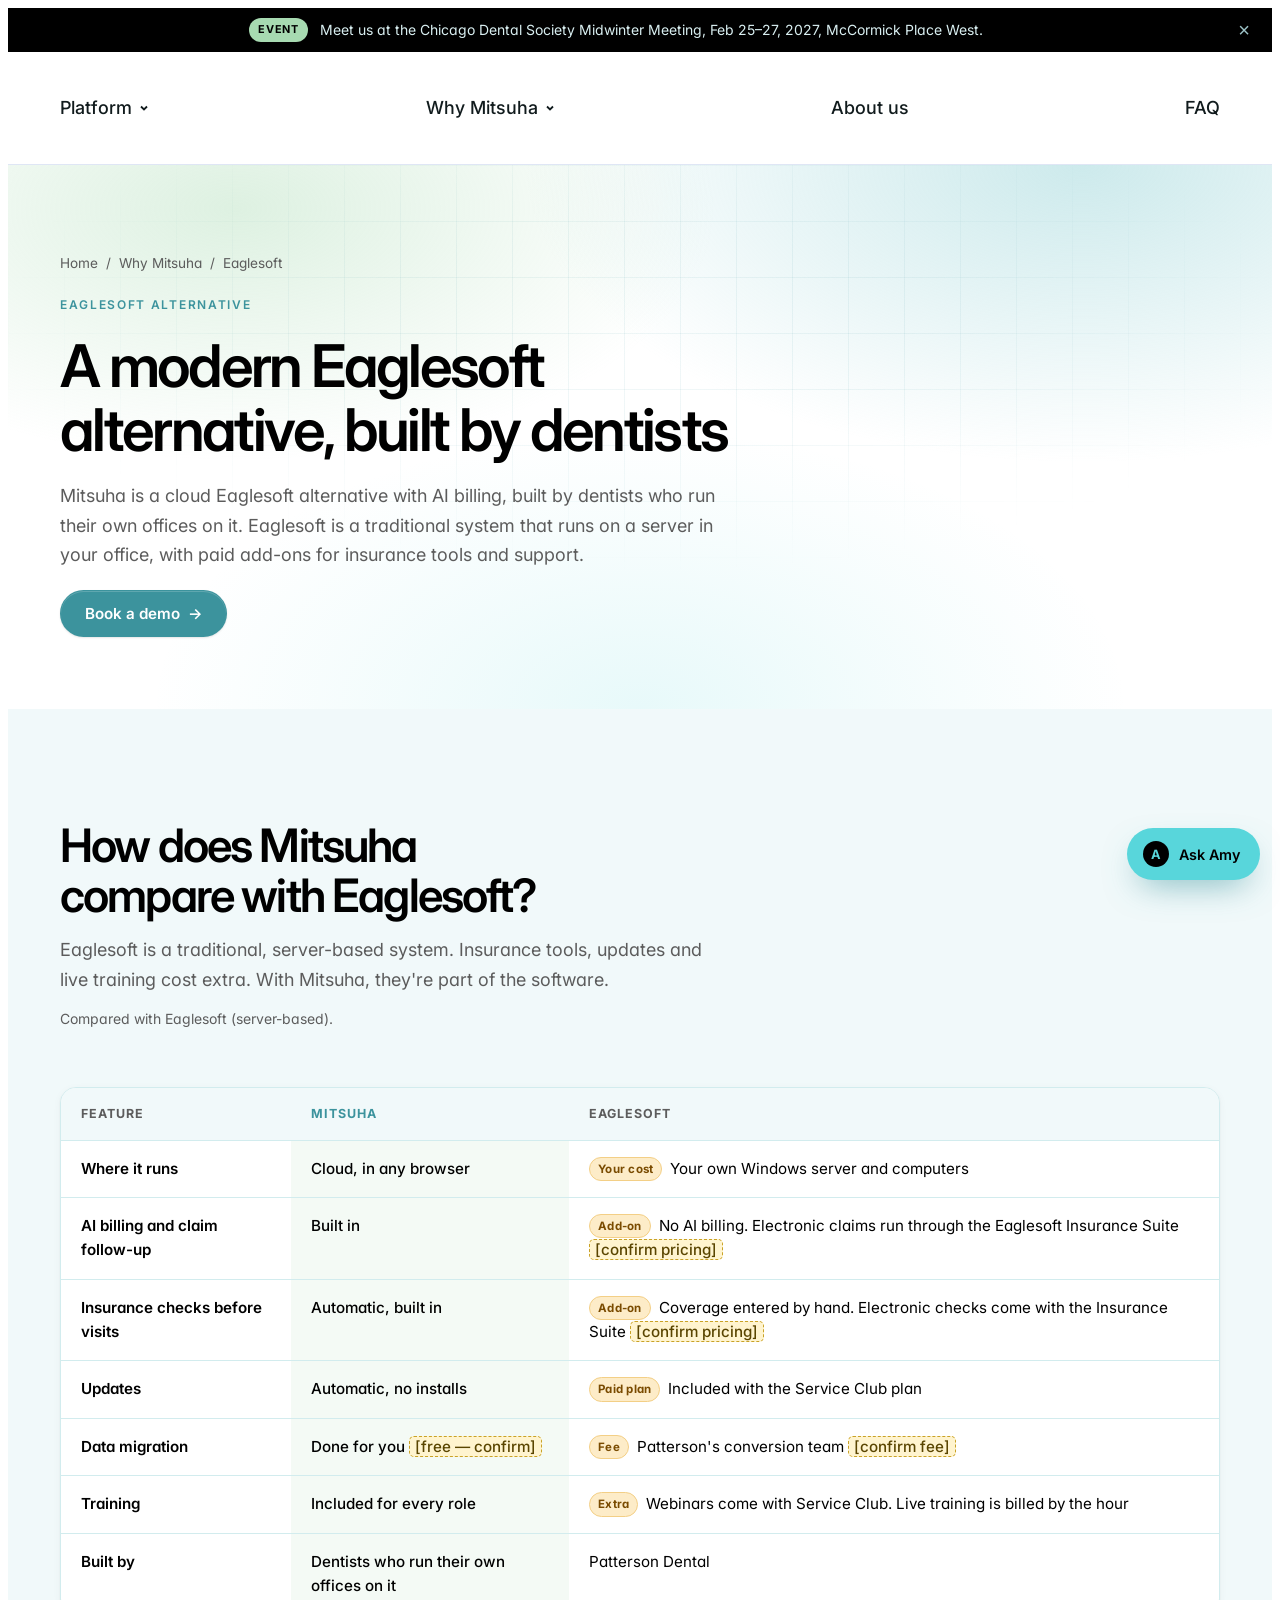
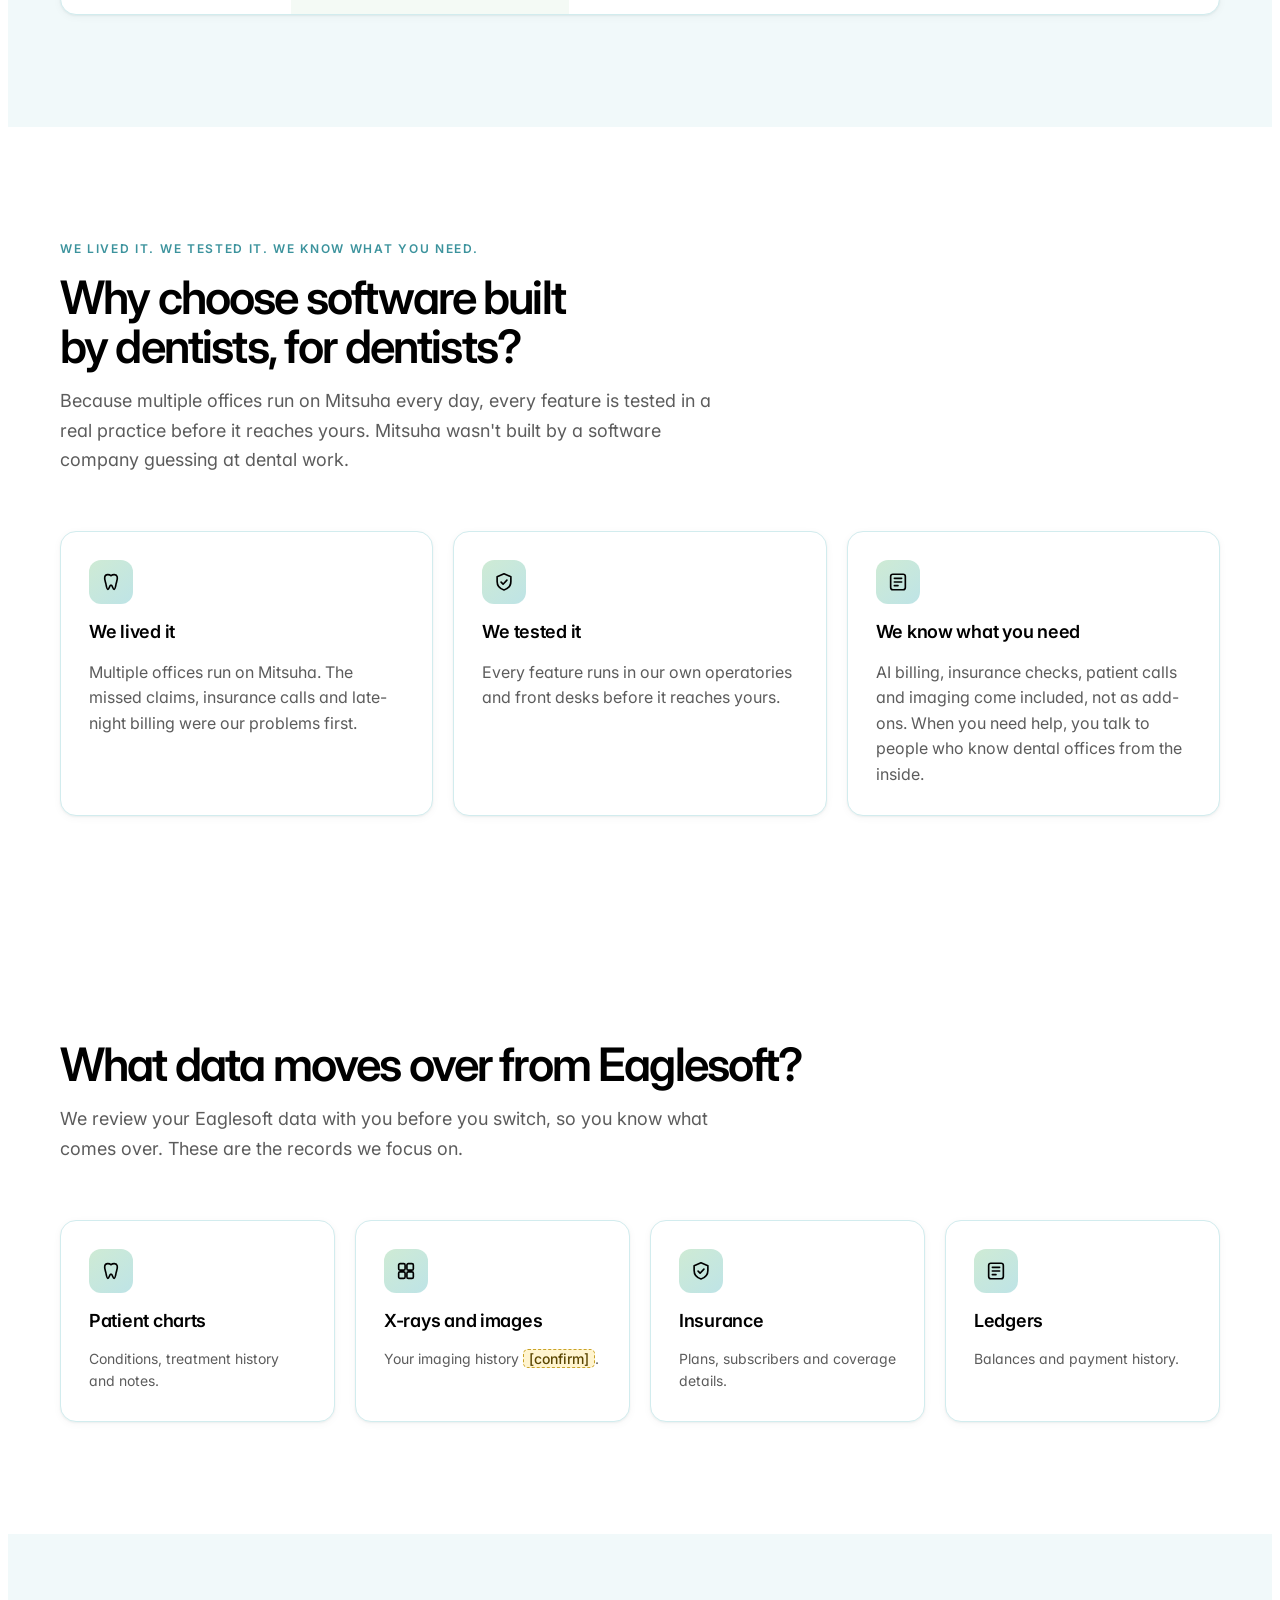
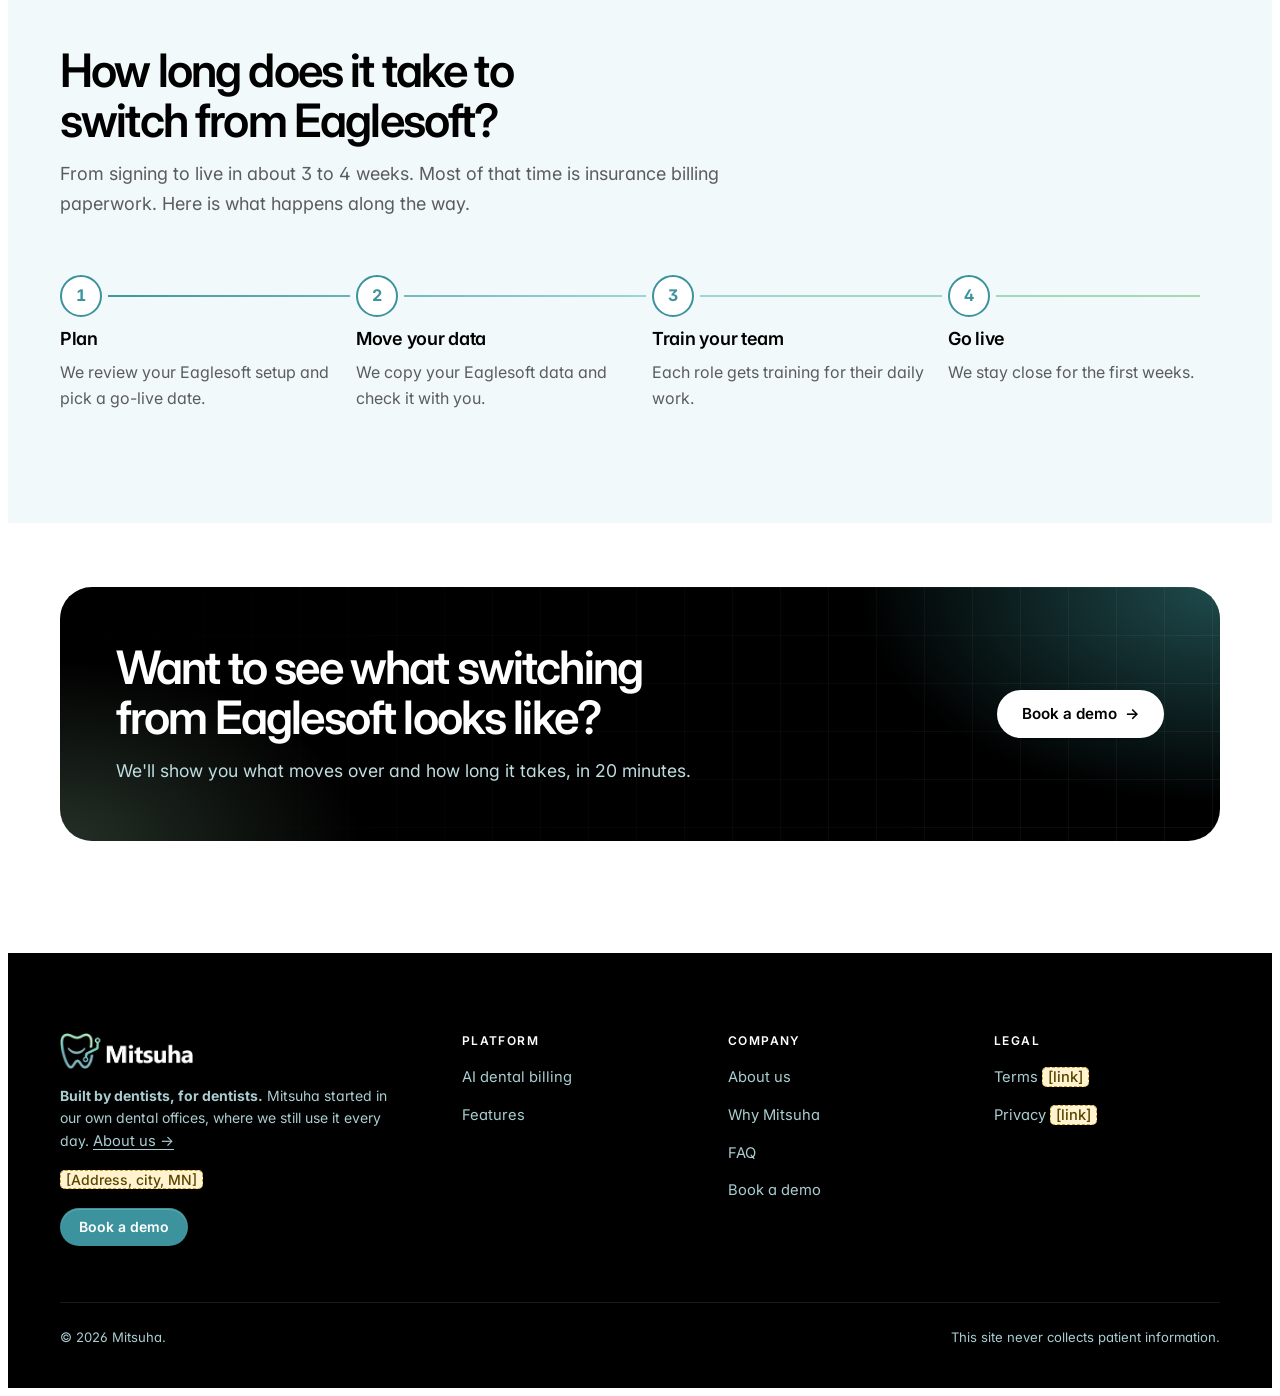
<file: why-mitsuha/eaglesoft.html>
<!doctype html>
<html lang="en" data-brand="aqua">
<head>
<meta charset="utf-8">
<meta name="viewport" content="width=device-width, initial-scale=1, viewport-fit=cover">
<title>Eaglesoft Alternative with AI Billing | Mitsuha</title>
<meta name="description" content="Compare Mitsuha with Eaglesoft side by side: cloud dental software with AI billing and insurance checks built in. Go live in about 3 to 4 weeks.">
<meta name="robots" content="index,follow,max-image-preview:large">
<link rel="canonical" href="https://mitsuha.com/why-mitsuha/eaglesoft">
<meta name="theme-color" content="#FFFFFF">
<link rel="icon" href="/favicon.ico" sizes="any">
<link rel="icon" type="image/png" sizes="32x32" href="/images/brand/favicon-32.png">
<link rel="icon" type="image/png" sizes="16x16" href="/images/brand/favicon-16.png">
<link rel="apple-touch-icon" sizes="180x180" href="/images/brand/apple-touch-icon.png">
<meta property="og:type" content="website">
<meta property="og:site_name" content="Mitsuha">
<meta property="og:locale" content="en_US">
<meta property="og:title" content="Eaglesoft Alternative with AI Billing | Mitsuha">
<meta property="og:description" content="Compare Mitsuha with Eaglesoft side by side: cloud dental software with AI billing and insurance checks built in. Go live in about 3 to 4 weeks.">
<meta property="og:url" content="https://mitsuha.com/why-mitsuha/eaglesoft">
<meta property="og:image" content="https://mitsuha.com/images/og/mitsuha-og.jpg">
<meta property="og:image:width" content="1200">
<meta property="og:image:height" content="630">
<meta property="og:image:alt" content="Mitsuha: all-in-one cloud dental practice management software with AI billing">
<meta name="twitter:card" content="summary_large_image">
<meta name="twitter:title" content="Eaglesoft Alternative with AI Billing | Mitsuha">
<meta name="twitter:description" content="Compare Mitsuha with Eaglesoft side by side: cloud dental software with AI billing and insurance checks built in. Go live in about 3 to 4 weeks.">
<meta name="twitter:image" content="https://mitsuha.com/images/og/mitsuha-og.jpg">
<link rel="preconnect" href="https://fonts.googleapis.com">
<link rel="preconnect" href="https://fonts.gstatic.com" crossorigin>
<link rel="stylesheet" href="https://fonts.googleapis.com/css2?family=Inter:wght@400;500;600;700&display=swap">
<link rel="stylesheet" href="/assets/site.ee6e51f34d.css">
<script type="application/ld+json">{"@context":"https://schema.org","@graph":[{"@type":"Organization","@id":"https://mitsuha.com/#organization","name":"Mitsuha","url":"https://mitsuha.com/","logo":"https://mitsuha.com/images/brand/mitsuha-mark-512.png","description":"Cloud dental practice management software with AI billing, built by dentists who run their own offices on it.","address":{"@type":"PostalAddress","addressLocality":"St. Paul","addressRegion":"MN","addressCountry":"US"}},{"@type":"WebSite","@id":"https://mitsuha.com/#website","name":"Mitsuha","url":"https://mitsuha.com/","publisher":{"@id":"https://mitsuha.com/#organization"}},{"@type":"BreadcrumbList","itemListElement":[{"@type":"ListItem","position":1,"name":"Home","item":"https://mitsuha.com/"},{"@type":"ListItem","position":2,"name":"Why Mitsuha","item":"https://mitsuha.com/why-mitsuha"},{"@type":"ListItem","position":3,"name":"Eaglesoft","item":"https://mitsuha.com/why-mitsuha/eaglesoft"}]}]}</script>
</head>
<body data-page="why-mitsuha-eaglesoft">
<a class="skip" href="#main">Skip to content</a>
<div class="announce" id="announce" role="region" aria-label="Announcement">
  <div class="wrap">
    <span class="tag" id="annTag">Event</span>
    <span id="annText">Meet us at the Chicago Dental Society Midwinter Meeting, Feb 25–27, 2027, McCormick Place West.</span>
    <span id="annLink"></span>
    <button class="x" id="annClose" aria-label="Dismiss announcement">×</button>
  </div>
</div>

<header class="site" id="siteHeader">
  <div class="wrap">
    <a href="/" class="logo" aria-label="Mitsuha home"><img class="logo-img" src="/images/brand/logo.png" alt="Mitsuha" width="133" height="36"></a>
    <nav class="main" aria-label="Main">
      <div class="dd">
        <a href="/features" class="dd-top" data-route-group="platform">Platform <svg width="12" height="12" viewBox="0 0 12 12" fill="none" stroke="currentColor" stroke-width="1.8"><path d="M3 4.5l3 3 3-3"/></svg></a>
        <div class="dd-panel" id="dd-platform">
          <a href="/ai-dental-billing"><span class="dd-ico" data-ico="billing"></span><span><b>AI billing</b><span>Claims built, sent and followed up for you</span></span></a>
          <a href="/features"><span class="dd-ico" data-ico="grid"></span><span><b>All features</b><span>Scheduling, charting, texting and reports</span></span></a>
          <a class="dd-all" href="/features">See the whole platform →</a>
        </div>
      </div>
      <div class="dd">
        <a href="/why-mitsuha" class="dd-top" data-route-group="why-mitsuha" aria-current="page">Why Mitsuha <svg width="12" height="12" viewBox="0 0 12 12" fill="none" stroke="currentColor" stroke-width="1.8"><path d="M3 4.5l3 3 3-3"/></svg></a>
        <div class="dd-panel" id="dd-switch">
          <a href="/why-mitsuha"><span class="dd-ico" data-ico="cloud"></span><span><b>Why Mitsuha</b><span>Cloud vs server, comparisons and switching</span></span></a>
          <a href="/why-mitsuha/dentrix"><span class="dd-ico" data-ico="arrow"></span><span><b>Dentrix alternative</b><span>Side-by-side comparison</span></span></a>
          <a href="/why-mitsuha/eaglesoft"><span class="dd-ico" data-ico="arrow"></span><span><b>Eaglesoft alternative</b><span>Side-by-side comparison</span></span></a>
          <a href="/why-mitsuha/open-dental"><span class="dd-ico" data-ico="arrow"></span><span><b>Open Dental alternative</b><span>Side-by-side comparison</span></span></a>
          <a class="dd-all" href="/why-mitsuha">Why Mitsuha →</a>
        </div>
      </div>
      <a href="/about">About us</a>
      <a href="/faq">FAQ</a>
    </nav>
    <div class="hdr-cta"><button class="btn btn-primary btn-sm" data-demo="header">Book a demo</button></div>
    <button class="menu-btn" id="menuBtn" aria-label="Open menu" aria-expanded="false" aria-controls="mnav"><span></span><span></span><span></span></button>
  </div>
  <div class="mnav" id="mnav">
    <p>Platform</p><a href="/features">Platform overview</a><a href="/ai-dental-billing">AI billing</a><a href="/features">All features</a>
    <p>Why Mitsuha</p><a href="/why-mitsuha">Why Mitsuha</a><a href="/why-mitsuha/dentrix">Dentrix alternative</a><a href="/why-mitsuha/eaglesoft">Eaglesoft alternative</a><a href="/why-mitsuha/open-dental">Open Dental alternative</a>
    <p>Company</p><a href="/about">About us</a><a href="/faq">FAQ</a>
    <button class="btn btn-primary" data-demo="mobile-menu">Book a demo</button>
  </div>
</header>


<main id="main">
<section class="page active" data-page="why-mitsuha-eaglesoft" data-compare="Eaglesoft">
  <div class="page-hero mesh"><div class="wrap">
    <p class="crumb"><a href="/">Home</a><span>/</span><a href="/why-mitsuha">Why Mitsuha</a><span>/</span><span>Eaglesoft</span></p>
    <p class="eyebrow">Eaglesoft alternative</p>
    <h1>A modern Eaglesoft alternative, built by dentists</h1>
    <p class="lede">Mitsuha is a cloud Eaglesoft alternative with AI billing, built by dentists who run their own offices on it. Eaglesoft is a traditional system that runs on a server in your office, with paid add-ons for insurance tools and support.</p>
    <div class="btn-row"><button class="btn btn-primary" data-demo="why-mitsuha-eaglesoft-hero">Book a demo <span class="arr" aria-hidden="true">→</span></button></div>
  </div></div>
  <div class="band tint"><div class="wrap">
    <div class="sec-head reveal"><h2>How does Mitsuha compare with Eaglesoft?</h2><p class="lede">Eaglesoft is a traditional, server-based system. Insurance tools, updates and live training cost extra. With Mitsuha, they're part of the software.</p><p class="muted small">Compared with Eaglesoft (server-based).</p></div>
    <div class="tbl-wrap reveal"><table class="cmp"><thead><tr><th scope="col">Feature</th><th scope="col">Mitsuha</th><th scope="col">Eaglesoft</th></tr></thead><tbody>
      <tr><th scope="row">Where it runs</th><td data-label="Mitsuha">Cloud, in any browser</td><td data-label="Eaglesoft"><span class="addon">Your cost</span> Your own Windows server and computers</td></tr><tr><th scope="row">AI billing and claim follow-up</th><td data-label="Mitsuha">Built in</td><td data-label="Eaglesoft"><span class="addon">Add-on</span> No AI billing. Electronic claims run through the Eaglesoft Insurance Suite <span class="ph">[confirm pricing]</span></td></tr><tr><th scope="row">Insurance checks before visits</th><td data-label="Mitsuha">Automatic, built in</td><td data-label="Eaglesoft"><span class="addon">Add-on</span> Coverage entered by hand. Electronic checks come with the Insurance Suite <span class="ph">[confirm pricing]</span></td></tr><tr><th scope="row">Updates</th><td data-label="Mitsuha">Automatic, no installs</td><td data-label="Eaglesoft"><span class="addon">Paid plan</span> Included with the Service Club plan</td></tr><tr><th scope="row">Data migration</th><td data-label="Mitsuha">Done for you <span class="ph">[free — confirm]</span></td><td data-label="Eaglesoft"><span class="addon">Fee</span> Patterson's conversion team <span class="ph">[confirm fee]</span></td></tr><tr><th scope="row">Training</th><td data-label="Mitsuha">Included for every role</td><td data-label="Eaglesoft"><span class="addon">Extra</span> Webinars come with Service Club. Live training is billed by the hour</td></tr><tr><th scope="row">Built by</th><td data-label="Mitsuha">Dentists who run their own offices on it</td><td data-label="Eaglesoft">Patterson Dental</td></tr>
    </tbody></table></div>
  </div></div>
  <div class="band"><div class="wrap">
    <div class="sec-head reveal"><p class="eyebrow">We lived it. We tested it. We know what you need.</p><h2>Why choose software built by dentists, for dentists?</h2><p class="lede">Because multiple offices run on Mitsuha every day, every feature is tested in a real practice before it reaches yours. Mitsuha wasn't built by a software company guessing at dental work.</p></div>
    <div class="grid g3">
      <div class="card stack reveal"><div class="icon-tile"><svg width="20" height="20" viewBox="0 0 24 24" fill="none" stroke="currentColor" stroke-width="1.8" stroke-linecap="round" stroke-linejoin="round" aria-hidden="true"><path d="M12 5.2C10.4 3.6 6 3 5.2 6.4c-.6 2.6.6 5 1.2 7.4.5 2.2.8 6.2 2.2 6.2 1.6 0 1.4-4.6 3.4-4.6s1.8 4.6 3.4 4.6c1.4 0 1.7-4 2.2-6.2.6-2.4 1.8-4.8 1.2-7.4C18 3 13.6 3.6 12 5.2z"/></svg></div><h3>We lived it</h3><p class="muted">Multiple offices run on Mitsuha. The missed claims, insurance calls and late-night billing were our problems first.</p></div>
      <div class="card stack reveal"><div class="icon-tile"><svg width="20" height="20" viewBox="0 0 24 24" fill="none" stroke="currentColor" stroke-width="1.8" stroke-linecap="round" stroke-linejoin="round" aria-hidden="true"><path d="M12 3l7.5 3.2v5.3c0 4.6-3.2 7.9-7.5 9.2-4.3-1.3-7.5-4.6-7.5-9.2V6.2z"/><path d="M8.8 12.2l2.2 2.2 4.2-4.4"/></svg></div><h3>We tested it</h3><p class="muted">Every feature runs in our own operatories and front desks before it reaches yours.</p></div>
      <div class="card stack reveal"><div class="icon-tile"><svg width="20" height="20" viewBox="0 0 24 24" fill="none" stroke="currentColor" stroke-width="1.8" stroke-linecap="round" stroke-linejoin="round" aria-hidden="true"><rect x="4" y="3.5" width="16" height="17" rx="2.5"/><path d="M8 8h8M8 12h8M8 16h4"/></svg></div><h3>We know what you need</h3><p class="muted">AI billing, insurance checks, patient calls and imaging come included, not as add-ons. When you need help, you talk to people who know dental offices from the inside.</p></div>
    </div>
  </div></div>
  <div class="band"><div class="wrap">
    <div class="sec-head reveal"><h2>What data moves over from Eaglesoft?</h2><p class="lede">We review your Eaglesoft data with you before you switch, so you know what comes over. These are the records we focus on.</p></div>
    <div class="grid g4">
      <div class="card stack reveal"><div class="icon-tile"><svg width="20" height="20" viewBox="0 0 24 24" fill="none" stroke="currentColor" stroke-width="1.8" stroke-linecap="round" stroke-linejoin="round" aria-hidden="true"><path d="M12 5.2C10.4 3.6 6 3 5.2 6.4c-.6 2.6.6 5 1.2 7.4.5 2.2.8 6.2 2.2 6.2 1.6 0 1.4-4.6 3.4-4.6s1.8 4.6 3.4 4.6c1.4 0 1.7-4 2.2-6.2.6-2.4 1.8-4.8 1.2-7.4C18 3 13.6 3.6 12 5.2z"/></svg></div><h3>Patient charts</h3><p class="muted small">Conditions, treatment history and notes.</p></div>
      <div class="card stack reveal"><div class="icon-tile"><svg width="20" height="20" viewBox="0 0 24 24" fill="none" stroke="currentColor" stroke-width="1.8" stroke-linecap="round" stroke-linejoin="round" aria-hidden="true"><rect x="4" y="4" width="7" height="7" rx="1.5"/><rect x="13" y="4" width="7" height="7" rx="1.5"/><rect x="4" y="13" width="7" height="7" rx="1.5"/><rect x="13" y="13" width="7" height="7" rx="1.5"/></svg></div><h3>X-rays and images</h3><p class="muted small">Your imaging history <span class="ph">[confirm]</span>.</p></div>
      <div class="card stack reveal"><div class="icon-tile"><svg width="20" height="20" viewBox="0 0 24 24" fill="none" stroke="currentColor" stroke-width="1.8" stroke-linecap="round" stroke-linejoin="round" aria-hidden="true"><path d="M12 3l7.5 3.2v5.3c0 4.6-3.2 7.9-7.5 9.2-4.3-1.3-7.5-4.6-7.5-9.2V6.2z"/><path d="M8.8 12.2l2.2 2.2 4.2-4.4"/></svg></div><h3>Insurance</h3><p class="muted small">Plans, subscribers and coverage details.</p></div>
      <div class="card stack reveal"><div class="icon-tile"><svg width="20" height="20" viewBox="0 0 24 24" fill="none" stroke="currentColor" stroke-width="1.8" stroke-linecap="round" stroke-linejoin="round" aria-hidden="true"><rect x="4" y="3.5" width="16" height="17" rx="2.5"/><path d="M8 8h8M8 12h8M8 16h4"/></svg></div><h3>Ledgers</h3><p class="muted small">Balances and payment history.</p></div>
    </div>
  </div></div>
  <div class="band tint"><div class="wrap">
    <div class="sec-head reveal"><h2>How long does it take to switch from Eaglesoft?</h2><p class="lede">From signing to live in about 3 to 4 weeks. Most of that time is insurance billing paperwork. Here is what happens along the way.</p></div>
    <ol class="steps reveal"><li><span class="n">1</span><h3>Plan</h3><p class="muted">We review your Eaglesoft setup and pick a go-live date.</p></li><li><span class="n">2</span><h3>Move your data</h3><p class="muted">We copy your Eaglesoft data and check it with you.</p></li><li><span class="n">3</span><h3>Train your team</h3><p class="muted">Each role gets training for their daily work.</p></li><li><span class="n">4</span><h3>Go live</h3><p class="muted">We stay close for the first weeks.</p></li></ol>
  </div></div>
  <div class="band tight" style="padding-bottom:112px"><div class="wrap"><div class="cta-band simple reveal"><div><h2>Want to see what switching from Eaglesoft looks like?</h2><p>We'll show you what moves over and how long it takes, in 20 minutes.</p></div><div class="btn-row"><button class="btn btn-primary" data-demo="why-mitsuha-eaglesoft-final">Book a demo <span class="arr" aria-hidden="true">→</span></button></div></div></div></div></section>
</main>

<footer class="site">
  <div class="wrap">
    <div class="cols">
      <div class="stack">
        <a href="/" class="logo" aria-label="Mitsuha home"><img class="logo-img" src="/images/brand/logo-on-dark.png" alt="Mitsuha" width="133" height="36"></a>
        <p class="small foot-story" style="max-width:38ch"><b>Built by dentists, for dentists.</b> Mitsuha started in our own dental offices, where we still use it every day. <a href="/about">About us →</a></p>
        <p class="small"><span class="ph">[Address, city, MN]</span></p>
        <div><button class="btn btn-primary btn-sm" data-demo="footer">Book a demo</button></div>
      </div>
      <div><h3>Platform</h3><ul><li><a href="/ai-dental-billing">AI dental billing</a></li><li><a href="/features">Features</a></li></ul></div>
      <div><h3>Company</h3><ul><li><a href="/about">About us</a></li><li><a href="/why-mitsuha">Why Mitsuha</a></li><li><a href="/faq">FAQ</a></li><li><a href="/demo">Book a demo</a></li></ul></div>
      <div><h3>Legal</h3><ul><li><a href="#" data-noop>Terms <span class="ph">[link]</span></a></li><li><a href="#" data-noop>Privacy <span class="ph">[link]</span></a></li></ul></div>
    </div>
    <div class="legal"><span>© 2026 Mitsuha.</span><span>This site never collects patient information.</span></div>
  </div>
</footer>

<div class="mobile-cta"><button class="btn btn-primary" data-demo="mobile-sticky">Book a demo</button></div>

<button class="cb-launch" id="cbLaunch" aria-expanded="false" aria-controls="cb"><span class="amy-dot" aria-hidden="true">A</span><span class="lbl">Ask Amy</span><span class="sr-only">Open chat with Amy</span></button>
<div class="cb-nudge" id="cbNudge" hidden role="status">Hi, I'm Amy! Ask me anything about Mitsuha. I can type or talk. <button type="button" aria-label="Dismiss">×</button></div>
<div class="cb" id="cb" hidden role="dialog" aria-label="Chat with Amy">
  <div class="cb-head"><span class="cb-av" id="cbAv">A</span><span><b>Amy</b><small>Mitsuha assistant · types and talks</small></span><button class="cb-x" id="cbX" aria-label="Close chat">×</button></div>
  <div class="cb-voice">
    <button type="button" id="cbTalk" aria-pressed="false"><svg width="15" height="15" viewBox="0 0 24 24" fill="none" stroke="currentColor" stroke-width="2" stroke-linecap="round"><rect x="9" y="3" width="6" height="11" rx="3"/><path d="M5.5 11a6.5 6.5 0 0 0 13 0M12 17.5V21"/></svg>Talk now</button>
    <button type="button" id="cbSpeak" aria-pressed="false"><svg width="15" height="15" viewBox="0 0 24 24" fill="none" stroke="currentColor" stroke-width="2" stroke-linecap="round"><path d="M4 9.5h3.5L12 5.5v13l-4.5-4H4z"/><path d="M15.5 9a4 4 0 0 1 0 6M18 6.5a7.5 7.5 0 0 1 0 11"/></svg>Voice replies</button>
    <span class="mini-wave" id="cbWave" aria-hidden="true"><i></i><i></i><i></i><i></i><i></i><i></i></span>
  </div>
  <div class="cb-body" id="cbBody" aria-live="polite"></div>
  <div class="cb-foot">
    <form class="cb-form" id="cbForm"><label for="cbInput" class="sr-only">Your question</label><input id="cbInput" placeholder="Ask Amy a question…" autocomplete="off"><button type="submit" aria-label="Send"><svg width="18" height="18" viewBox="0 0 24 24" fill="none" stroke="currentColor" stroke-width="2.2" stroke-linecap="round" stroke-linejoin="round"><path d="M5 12h14M13 6l6 6-6 6"/></svg></button></form>
    <p class="cb-note">Please don't share patient information.</p>
  </div>
</div>

<div class="modal" id="demoModal" hidden role="dialog" aria-modal="true" aria-labelledby="mTitle">
  <div class="modal-box">
    <button class="modal-close" id="modalClose" aria-label="Close">×</button>
    <div id="modalBody"></div>
  </div>
</div>

<script src="/assets/site.f2c6b86a3f.js"></script>
</body>
</html>
</file>
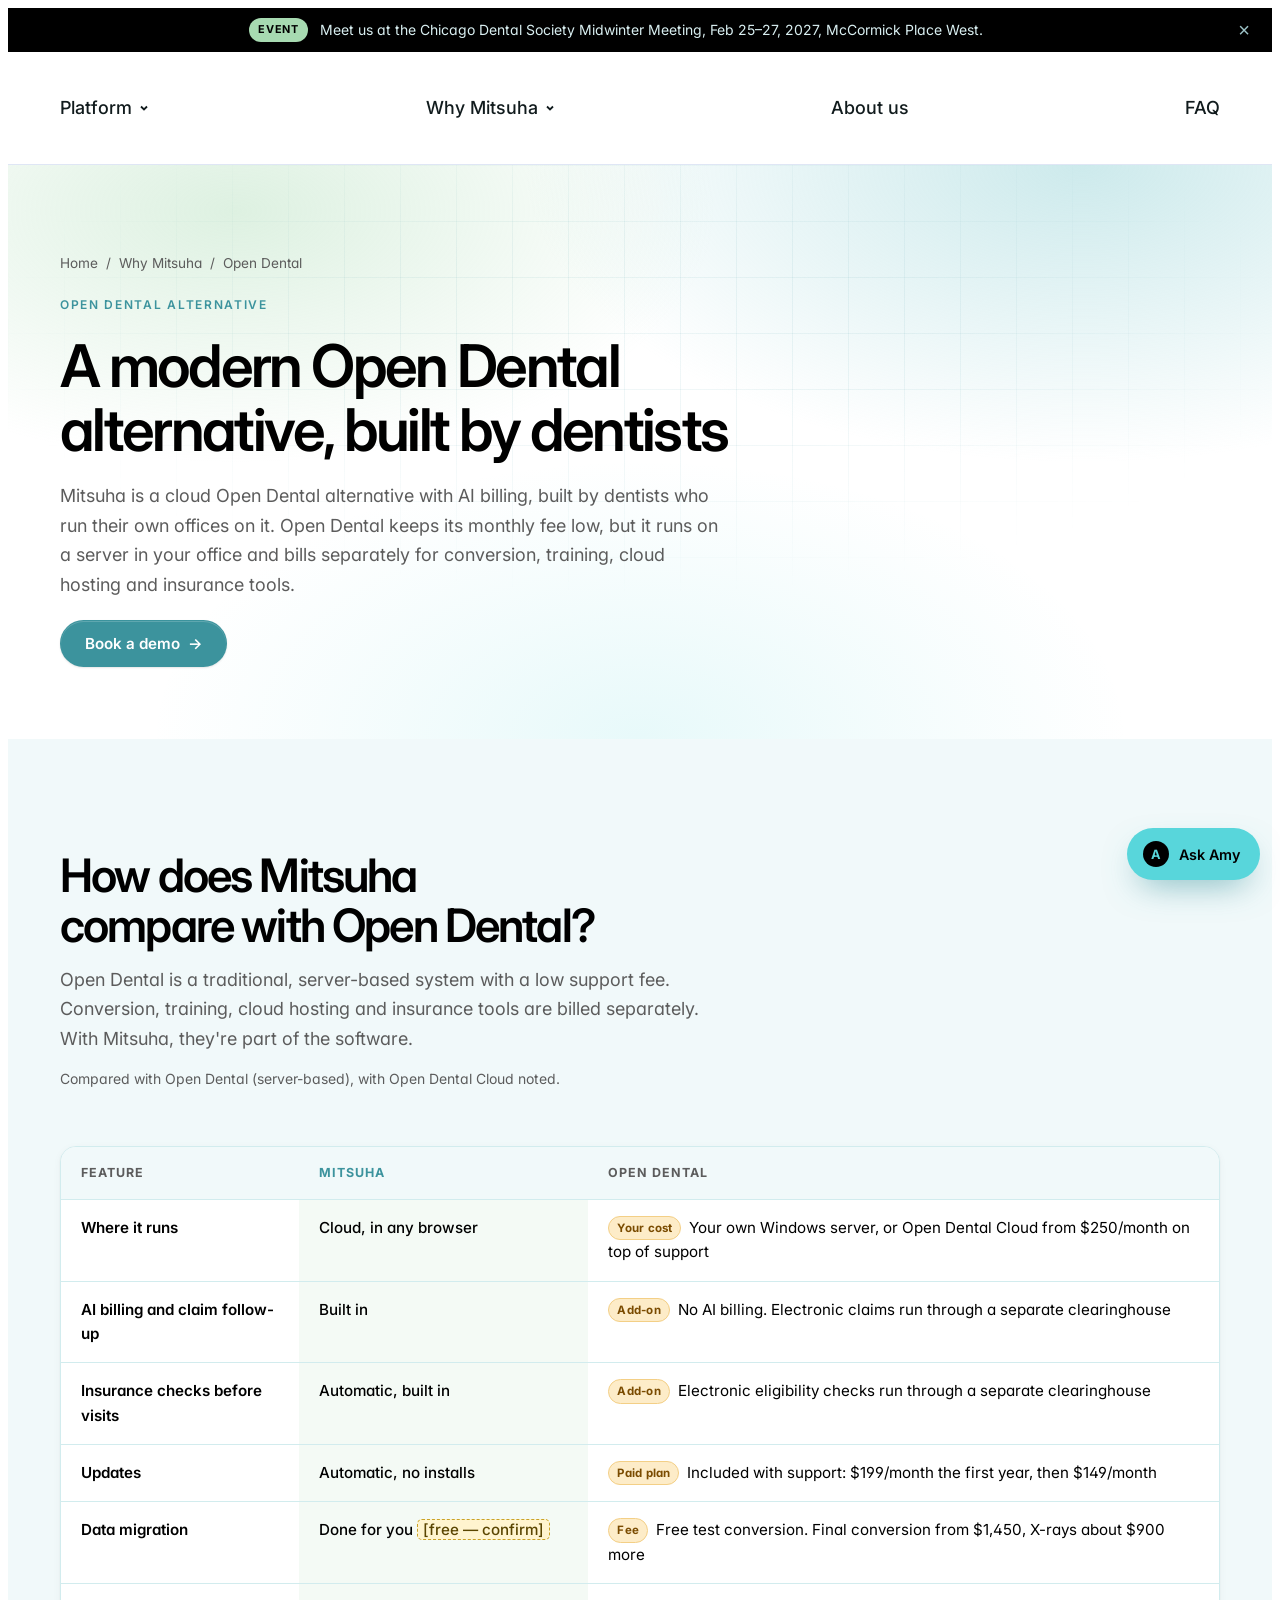
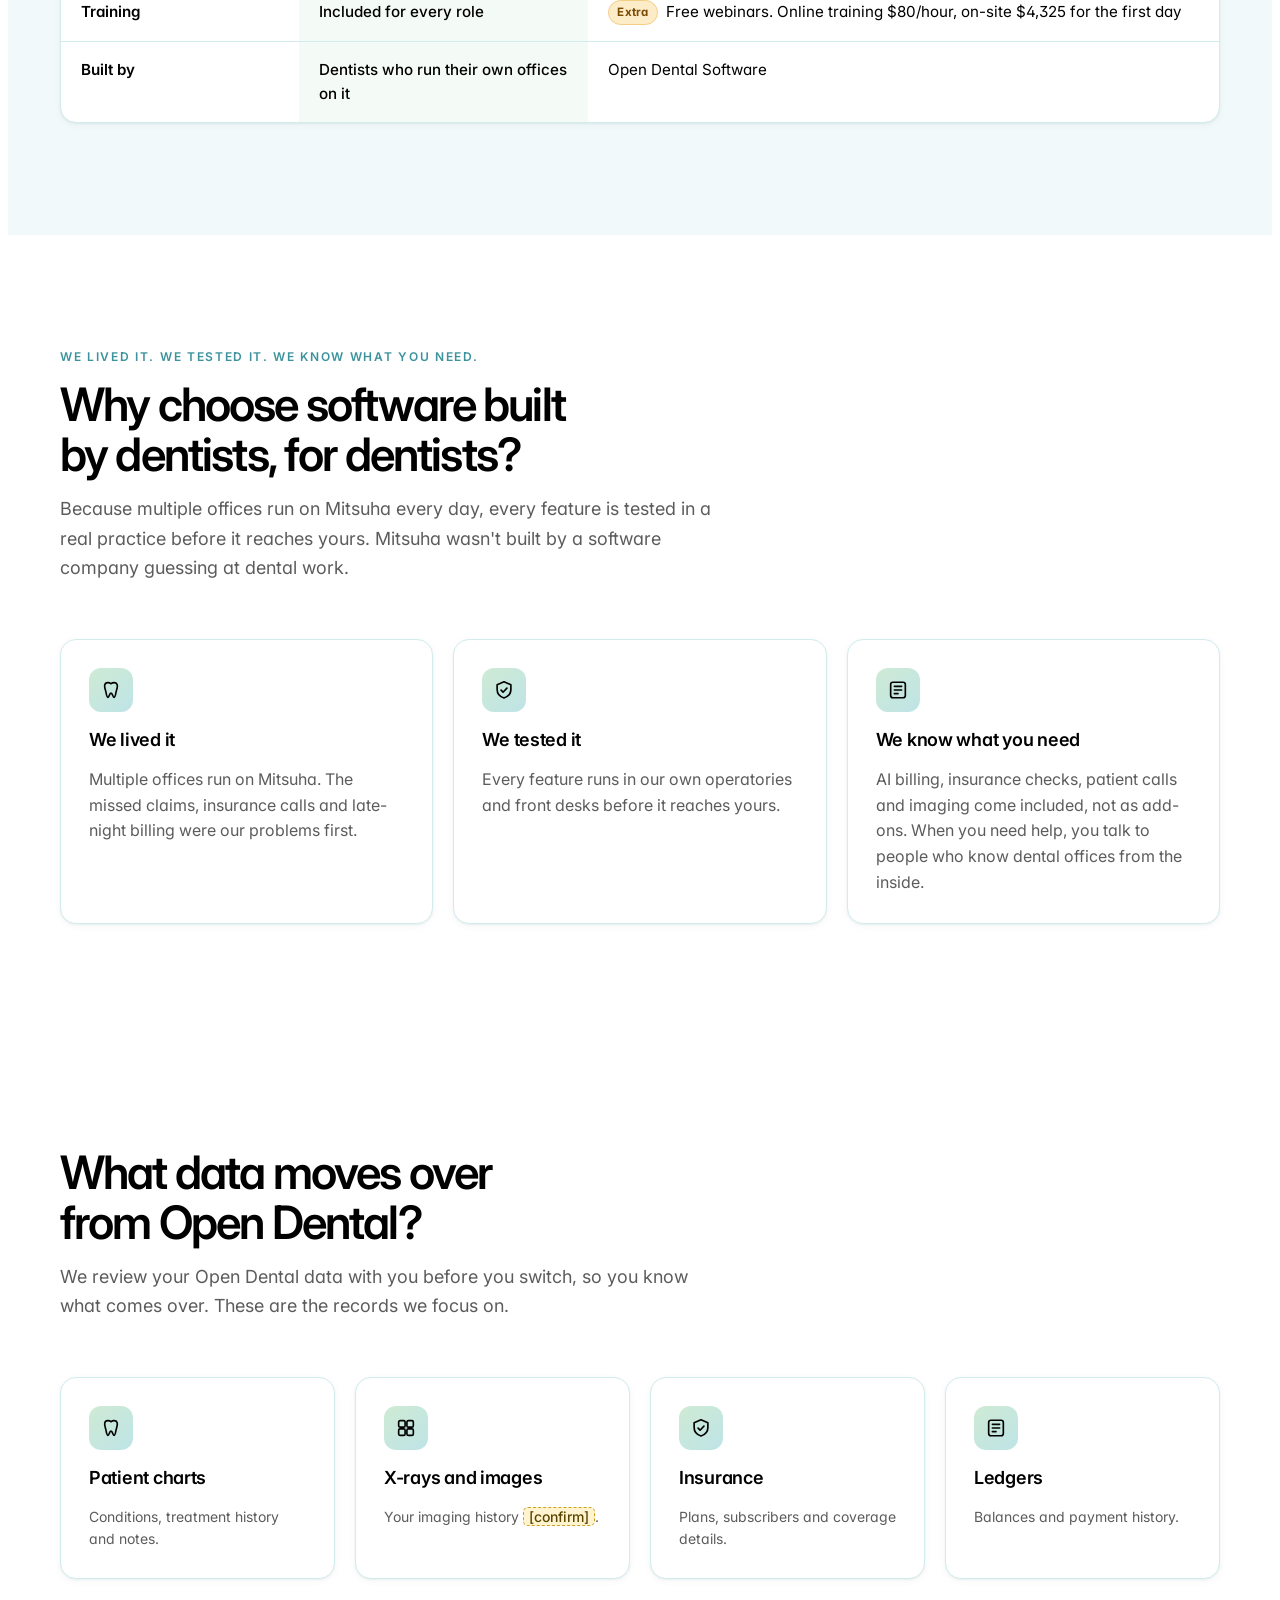
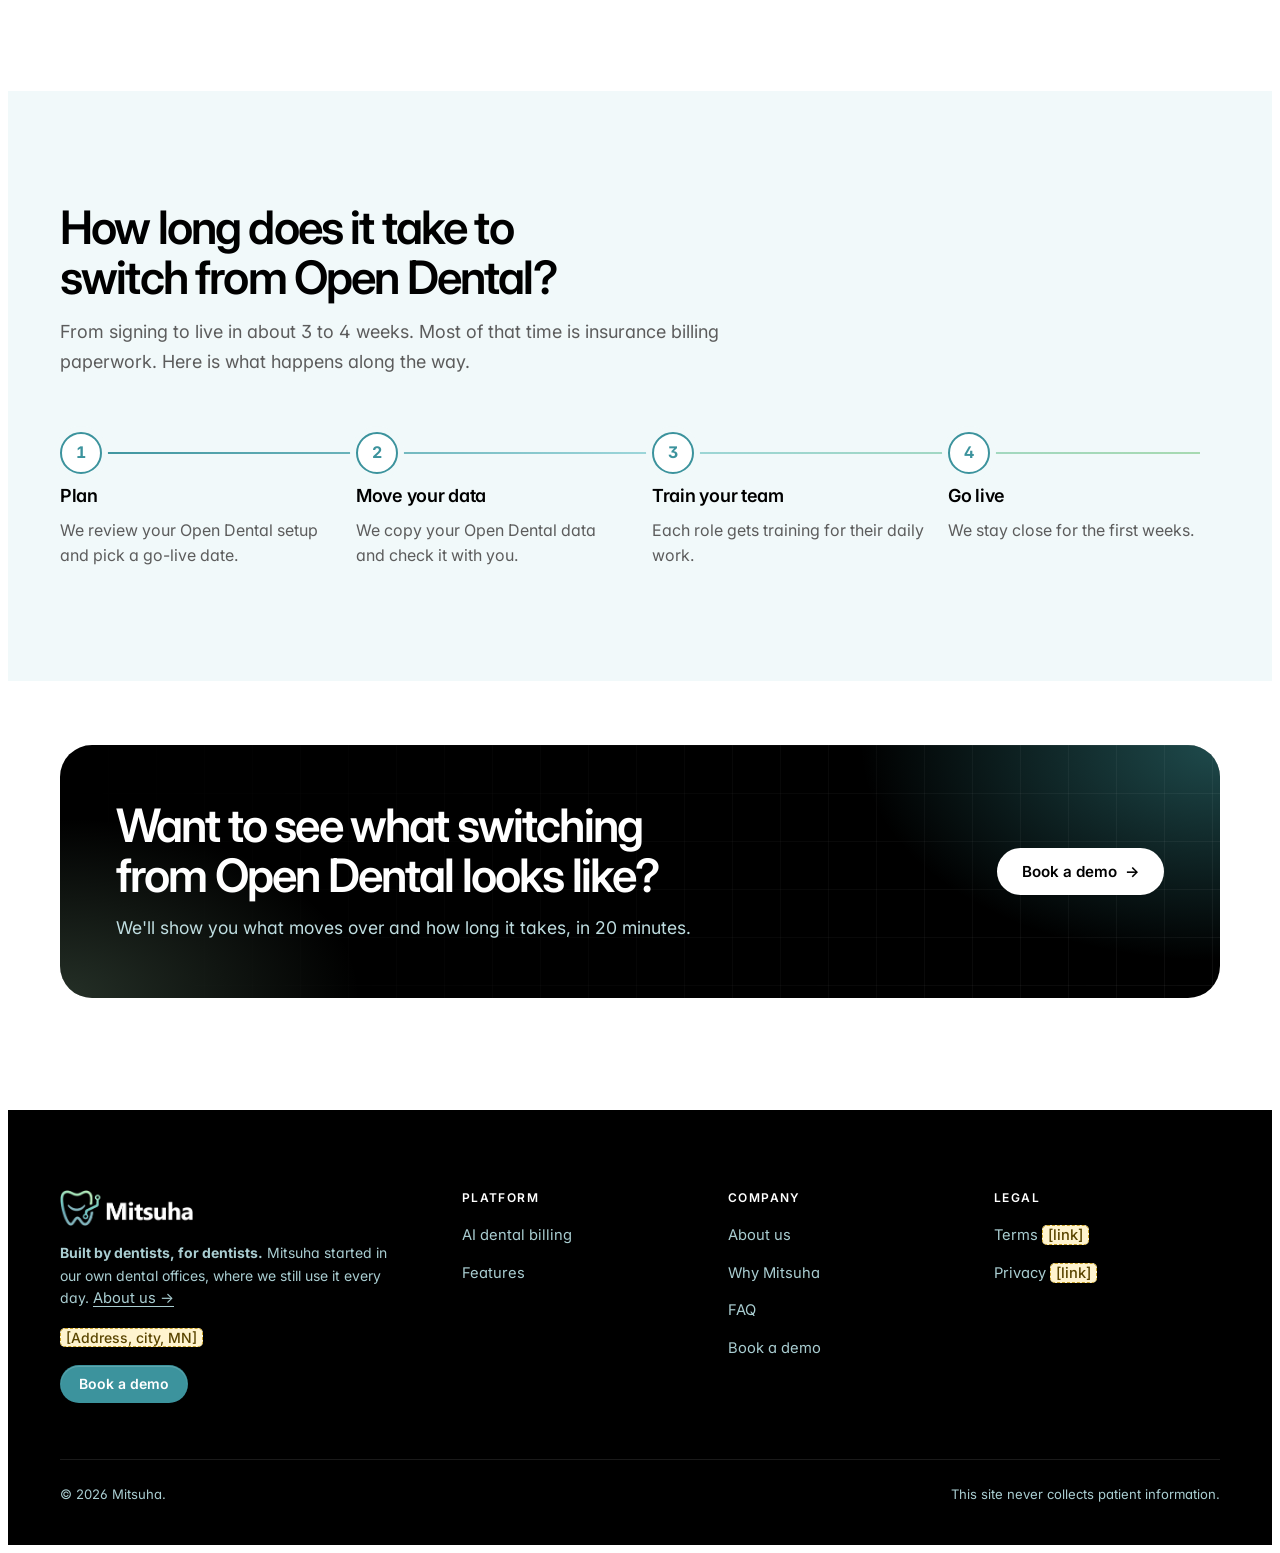
<file: why-mitsuha/open-dental.html>
<!doctype html>
<html lang="en" data-brand="aqua">
<head>
<meta charset="utf-8">
<meta name="viewport" content="width=device-width, initial-scale=1, viewport-fit=cover">
<title>Open Dental Alternative with AI Billing | Mitsuha</title>
<meta name="description" content="Compare Mitsuha with Open Dental side by side: cloud dental software with AI billing and insurance checks built in. Go live in about 3 to 4 weeks.">
<meta name="robots" content="index,follow,max-image-preview:large">
<link rel="canonical" href="https://mitsuha.com/why-mitsuha/open-dental">
<meta name="theme-color" content="#FFFFFF">
<link rel="icon" href="/favicon.ico" sizes="any">
<link rel="icon" type="image/png" sizes="32x32" href="/images/brand/favicon-32.png">
<link rel="icon" type="image/png" sizes="16x16" href="/images/brand/favicon-16.png">
<link rel="apple-touch-icon" sizes="180x180" href="/images/brand/apple-touch-icon.png">
<meta property="og:type" content="website">
<meta property="og:site_name" content="Mitsuha">
<meta property="og:locale" content="en_US">
<meta property="og:title" content="Open Dental Alternative with AI Billing | Mitsuha">
<meta property="og:description" content="Compare Mitsuha with Open Dental side by side: cloud dental software with AI billing and insurance checks built in. Go live in about 3 to 4 weeks.">
<meta property="og:url" content="https://mitsuha.com/why-mitsuha/open-dental">
<meta property="og:image" content="https://mitsuha.com/images/og/mitsuha-og.jpg">
<meta property="og:image:width" content="1200">
<meta property="og:image:height" content="630">
<meta property="og:image:alt" content="Mitsuha: all-in-one cloud dental practice management software with AI billing">
<meta name="twitter:card" content="summary_large_image">
<meta name="twitter:title" content="Open Dental Alternative with AI Billing | Mitsuha">
<meta name="twitter:description" content="Compare Mitsuha with Open Dental side by side: cloud dental software with AI billing and insurance checks built in. Go live in about 3 to 4 weeks.">
<meta name="twitter:image" content="https://mitsuha.com/images/og/mitsuha-og.jpg">
<link rel="preconnect" href="https://fonts.googleapis.com">
<link rel="preconnect" href="https://fonts.gstatic.com" crossorigin>
<link rel="stylesheet" href="https://fonts.googleapis.com/css2?family=Inter:wght@400;500;600;700&display=swap">
<link rel="stylesheet" href="/assets/site.ee6e51f34d.css">
<script type="application/ld+json">{"@context":"https://schema.org","@graph":[{"@type":"Organization","@id":"https://mitsuha.com/#organization","name":"Mitsuha","url":"https://mitsuha.com/","logo":"https://mitsuha.com/images/brand/mitsuha-mark-512.png","description":"Cloud dental practice management software with AI billing, built by dentists who run their own offices on it.","address":{"@type":"PostalAddress","addressLocality":"St. Paul","addressRegion":"MN","addressCountry":"US"}},{"@type":"WebSite","@id":"https://mitsuha.com/#website","name":"Mitsuha","url":"https://mitsuha.com/","publisher":{"@id":"https://mitsuha.com/#organization"}},{"@type":"BreadcrumbList","itemListElement":[{"@type":"ListItem","position":1,"name":"Home","item":"https://mitsuha.com/"},{"@type":"ListItem","position":2,"name":"Why Mitsuha","item":"https://mitsuha.com/why-mitsuha"},{"@type":"ListItem","position":3,"name":"Open Dental","item":"https://mitsuha.com/why-mitsuha/open-dental"}]}]}</script>
</head>
<body data-page="why-mitsuha-open-dental">
<a class="skip" href="#main">Skip to content</a>
<div class="announce" id="announce" role="region" aria-label="Announcement">
  <div class="wrap">
    <span class="tag" id="annTag">Event</span>
    <span id="annText">Meet us at the Chicago Dental Society Midwinter Meeting, Feb 25–27, 2027, McCormick Place West.</span>
    <span id="annLink"></span>
    <button class="x" id="annClose" aria-label="Dismiss announcement">×</button>
  </div>
</div>

<header class="site" id="siteHeader">
  <div class="wrap">
    <a href="/" class="logo" aria-label="Mitsuha home"><img class="logo-img" src="/images/brand/logo.png" alt="Mitsuha" width="133" height="36"></a>
    <nav class="main" aria-label="Main">
      <div class="dd">
        <a href="/features" class="dd-top" data-route-group="platform">Platform <svg width="12" height="12" viewBox="0 0 12 12" fill="none" stroke="currentColor" stroke-width="1.8"><path d="M3 4.5l3 3 3-3"/></svg></a>
        <div class="dd-panel" id="dd-platform">
          <a href="/ai-dental-billing"><span class="dd-ico" data-ico="billing"></span><span><b>AI billing</b><span>Claims built, sent and followed up for you</span></span></a>
          <a href="/features"><span class="dd-ico" data-ico="grid"></span><span><b>All features</b><span>Scheduling, charting, texting and reports</span></span></a>
          <a class="dd-all" href="/features">See the whole platform →</a>
        </div>
      </div>
      <div class="dd">
        <a href="/why-mitsuha" class="dd-top" data-route-group="why-mitsuha" aria-current="page">Why Mitsuha <svg width="12" height="12" viewBox="0 0 12 12" fill="none" stroke="currentColor" stroke-width="1.8"><path d="M3 4.5l3 3 3-3"/></svg></a>
        <div class="dd-panel" id="dd-switch">
          <a href="/why-mitsuha"><span class="dd-ico" data-ico="cloud"></span><span><b>Why Mitsuha</b><span>Cloud vs server, comparisons and switching</span></span></a>
          <a href="/why-mitsuha/dentrix"><span class="dd-ico" data-ico="arrow"></span><span><b>Dentrix alternative</b><span>Side-by-side comparison</span></span></a>
          <a href="/why-mitsuha/eaglesoft"><span class="dd-ico" data-ico="arrow"></span><span><b>Eaglesoft alternative</b><span>Side-by-side comparison</span></span></a>
          <a href="/why-mitsuha/open-dental"><span class="dd-ico" data-ico="arrow"></span><span><b>Open Dental alternative</b><span>Side-by-side comparison</span></span></a>
          <a class="dd-all" href="/why-mitsuha">Why Mitsuha →</a>
        </div>
      </div>
      <a href="/about">About us</a>
      <a href="/faq">FAQ</a>
    </nav>
    <div class="hdr-cta"><button class="btn btn-primary btn-sm" data-demo="header">Book a demo</button></div>
    <button class="menu-btn" id="menuBtn" aria-label="Open menu" aria-expanded="false" aria-controls="mnav"><span></span><span></span><span></span></button>
  </div>
  <div class="mnav" id="mnav">
    <p>Platform</p><a href="/features">Platform overview</a><a href="/ai-dental-billing">AI billing</a><a href="/features">All features</a>
    <p>Why Mitsuha</p><a href="/why-mitsuha">Why Mitsuha</a><a href="/why-mitsuha/dentrix">Dentrix alternative</a><a href="/why-mitsuha/eaglesoft">Eaglesoft alternative</a><a href="/why-mitsuha/open-dental">Open Dental alternative</a>
    <p>Company</p><a href="/about">About us</a><a href="/faq">FAQ</a>
    <button class="btn btn-primary" data-demo="mobile-menu">Book a demo</button>
  </div>
</header>


<main id="main">
<section class="page active" data-page="why-mitsuha-open-dental" data-compare="Open Dental">
  <div class="page-hero mesh"><div class="wrap">
    <p class="crumb"><a href="/">Home</a><span>/</span><a href="/why-mitsuha">Why Mitsuha</a><span>/</span><span>Open Dental</span></p>
    <p class="eyebrow">Open Dental alternative</p>
    <h1>A modern Open Dental alternative, built by dentists</h1>
    <p class="lede">Mitsuha is a cloud Open Dental alternative with AI billing, built by dentists who run their own offices on it. Open Dental keeps its monthly fee low, but it runs on a server in your office and bills separately for conversion, training, cloud hosting and insurance tools.</p>
    <div class="btn-row"><button class="btn btn-primary" data-demo="why-mitsuha-open-dental-hero">Book a demo <span class="arr" aria-hidden="true">→</span></button></div>
  </div></div>
  <div class="band tint"><div class="wrap">
    <div class="sec-head reveal"><h2>How does Mitsuha compare with Open Dental?</h2><p class="lede">Open Dental is a traditional, server-based system with a low support fee. Conversion, training, cloud hosting and insurance tools are billed separately. With Mitsuha, they're part of the software.</p><p class="muted small">Compared with Open Dental (server-based), with Open Dental Cloud noted.</p></div>
    <div class="tbl-wrap reveal"><table class="cmp"><thead><tr><th scope="col">Feature</th><th scope="col">Mitsuha</th><th scope="col">Open Dental</th></tr></thead><tbody>
      <tr><th scope="row">Where it runs</th><td data-label="Mitsuha">Cloud, in any browser</td><td data-label="Open Dental"><span class="addon">Your cost</span> Your own Windows server, or Open Dental Cloud from $250/month on top of support</td></tr><tr><th scope="row">AI billing and claim follow-up</th><td data-label="Mitsuha">Built in</td><td data-label="Open Dental"><span class="addon">Add-on</span> No AI billing. Electronic claims run through a separate clearinghouse</td></tr><tr><th scope="row">Insurance checks before visits</th><td data-label="Mitsuha">Automatic, built in</td><td data-label="Open Dental"><span class="addon">Add-on</span> Electronic eligibility checks run through a separate clearinghouse</td></tr><tr><th scope="row">Updates</th><td data-label="Mitsuha">Automatic, no installs</td><td data-label="Open Dental"><span class="addon">Paid plan</span> Included with support: $199/month the first year, then $149/month</td></tr><tr><th scope="row">Data migration</th><td data-label="Mitsuha">Done for you <span class="ph">[free — confirm]</span></td><td data-label="Open Dental"><span class="addon">Fee</span> Free test conversion. Final conversion from $1,450, X-rays about $900 more</td></tr><tr><th scope="row">Training</th><td data-label="Mitsuha">Included for every role</td><td data-label="Open Dental"><span class="addon">Extra</span> Free webinars. Online training $80/hour, on-site $4,325 for the first day</td></tr><tr><th scope="row">Built by</th><td data-label="Mitsuha">Dentists who run their own offices on it</td><td data-label="Open Dental">Open Dental Software</td></tr>
    </tbody></table></div>
  </div></div>
  <div class="band"><div class="wrap">
    <div class="sec-head reveal"><p class="eyebrow">We lived it. We tested it. We know what you need.</p><h2>Why choose software built by dentists, for dentists?</h2><p class="lede">Because multiple offices run on Mitsuha every day, every feature is tested in a real practice before it reaches yours. Mitsuha wasn't built by a software company guessing at dental work.</p></div>
    <div class="grid g3">
      <div class="card stack reveal"><div class="icon-tile"><svg width="20" height="20" viewBox="0 0 24 24" fill="none" stroke="currentColor" stroke-width="1.8" stroke-linecap="round" stroke-linejoin="round" aria-hidden="true"><path d="M12 5.2C10.4 3.6 6 3 5.2 6.4c-.6 2.6.6 5 1.2 7.4.5 2.2.8 6.2 2.2 6.2 1.6 0 1.4-4.6 3.4-4.6s1.8 4.6 3.4 4.6c1.4 0 1.7-4 2.2-6.2.6-2.4 1.8-4.8 1.2-7.4C18 3 13.6 3.6 12 5.2z"/></svg></div><h3>We lived it</h3><p class="muted">Multiple offices run on Mitsuha. The missed claims, insurance calls and late-night billing were our problems first.</p></div>
      <div class="card stack reveal"><div class="icon-tile"><svg width="20" height="20" viewBox="0 0 24 24" fill="none" stroke="currentColor" stroke-width="1.8" stroke-linecap="round" stroke-linejoin="round" aria-hidden="true"><path d="M12 3l7.5 3.2v5.3c0 4.6-3.2 7.9-7.5 9.2-4.3-1.3-7.5-4.6-7.5-9.2V6.2z"/><path d="M8.8 12.2l2.2 2.2 4.2-4.4"/></svg></div><h3>We tested it</h3><p class="muted">Every feature runs in our own operatories and front desks before it reaches yours.</p></div>
      <div class="card stack reveal"><div class="icon-tile"><svg width="20" height="20" viewBox="0 0 24 24" fill="none" stroke="currentColor" stroke-width="1.8" stroke-linecap="round" stroke-linejoin="round" aria-hidden="true"><rect x="4" y="3.5" width="16" height="17" rx="2.5"/><path d="M8 8h8M8 12h8M8 16h4"/></svg></div><h3>We know what you need</h3><p class="muted">AI billing, insurance checks, patient calls and imaging come included, not as add-ons. When you need help, you talk to people who know dental offices from the inside.</p></div>
    </div>
  </div></div>
  <div class="band"><div class="wrap">
    <div class="sec-head reveal"><h2>What data moves over from Open Dental?</h2><p class="lede">We review your Open Dental data with you before you switch, so you know what comes over. These are the records we focus on.</p></div>
    <div class="grid g4">
      <div class="card stack reveal"><div class="icon-tile"><svg width="20" height="20" viewBox="0 0 24 24" fill="none" stroke="currentColor" stroke-width="1.8" stroke-linecap="round" stroke-linejoin="round" aria-hidden="true"><path d="M12 5.2C10.4 3.6 6 3 5.2 6.4c-.6 2.6.6 5 1.2 7.4.5 2.2.8 6.2 2.2 6.2 1.6 0 1.4-4.6 3.4-4.6s1.8 4.6 3.4 4.6c1.4 0 1.7-4 2.2-6.2.6-2.4 1.8-4.8 1.2-7.4C18 3 13.6 3.6 12 5.2z"/></svg></div><h3>Patient charts</h3><p class="muted small">Conditions, treatment history and notes.</p></div>
      <div class="card stack reveal"><div class="icon-tile"><svg width="20" height="20" viewBox="0 0 24 24" fill="none" stroke="currentColor" stroke-width="1.8" stroke-linecap="round" stroke-linejoin="round" aria-hidden="true"><rect x="4" y="4" width="7" height="7" rx="1.5"/><rect x="13" y="4" width="7" height="7" rx="1.5"/><rect x="4" y="13" width="7" height="7" rx="1.5"/><rect x="13" y="13" width="7" height="7" rx="1.5"/></svg></div><h3>X-rays and images</h3><p class="muted small">Your imaging history <span class="ph">[confirm]</span>.</p></div>
      <div class="card stack reveal"><div class="icon-tile"><svg width="20" height="20" viewBox="0 0 24 24" fill="none" stroke="currentColor" stroke-width="1.8" stroke-linecap="round" stroke-linejoin="round" aria-hidden="true"><path d="M12 3l7.5 3.2v5.3c0 4.6-3.2 7.9-7.5 9.2-4.3-1.3-7.5-4.6-7.5-9.2V6.2z"/><path d="M8.8 12.2l2.2 2.2 4.2-4.4"/></svg></div><h3>Insurance</h3><p class="muted small">Plans, subscribers and coverage details.</p></div>
      <div class="card stack reveal"><div class="icon-tile"><svg width="20" height="20" viewBox="0 0 24 24" fill="none" stroke="currentColor" stroke-width="1.8" stroke-linecap="round" stroke-linejoin="round" aria-hidden="true"><rect x="4" y="3.5" width="16" height="17" rx="2.5"/><path d="M8 8h8M8 12h8M8 16h4"/></svg></div><h3>Ledgers</h3><p class="muted small">Balances and payment history.</p></div>
    </div>
  </div></div>
  <div class="band tint"><div class="wrap">
    <div class="sec-head reveal"><h2>How long does it take to switch from Open Dental?</h2><p class="lede">From signing to live in about 3 to 4 weeks. Most of that time is insurance billing paperwork. Here is what happens along the way.</p></div>
    <ol class="steps reveal"><li><span class="n">1</span><h3>Plan</h3><p class="muted">We review your Open Dental setup and pick a go-live date.</p></li><li><span class="n">2</span><h3>Move your data</h3><p class="muted">We copy your Open Dental data and check it with you.</p></li><li><span class="n">3</span><h3>Train your team</h3><p class="muted">Each role gets training for their daily work.</p></li><li><span class="n">4</span><h3>Go live</h3><p class="muted">We stay close for the first weeks.</p></li></ol>
  </div></div>
  <div class="band tight" style="padding-bottom:112px"><div class="wrap"><div class="cta-band simple reveal"><div><h2>Want to see what switching from Open Dental looks like?</h2><p>We'll show you what moves over and how long it takes, in 20 minutes.</p></div><div class="btn-row"><button class="btn btn-primary" data-demo="why-mitsuha-open-dental-final">Book a demo <span class="arr" aria-hidden="true">→</span></button></div></div></div></div></section>
</main>

<footer class="site">
  <div class="wrap">
    <div class="cols">
      <div class="stack">
        <a href="/" class="logo" aria-label="Mitsuha home"><img class="logo-img" src="/images/brand/logo-on-dark.png" alt="Mitsuha" width="133" height="36"></a>
        <p class="small foot-story" style="max-width:38ch"><b>Built by dentists, for dentists.</b> Mitsuha started in our own dental offices, where we still use it every day. <a href="/about">About us →</a></p>
        <p class="small"><span class="ph">[Address, city, MN]</span></p>
        <div><button class="btn btn-primary btn-sm" data-demo="footer">Book a demo</button></div>
      </div>
      <div><h3>Platform</h3><ul><li><a href="/ai-dental-billing">AI dental billing</a></li><li><a href="/features">Features</a></li></ul></div>
      <div><h3>Company</h3><ul><li><a href="/about">About us</a></li><li><a href="/why-mitsuha">Why Mitsuha</a></li><li><a href="/faq">FAQ</a></li><li><a href="/demo">Book a demo</a></li></ul></div>
      <div><h3>Legal</h3><ul><li><a href="#" data-noop>Terms <span class="ph">[link]</span></a></li><li><a href="#" data-noop>Privacy <span class="ph">[link]</span></a></li></ul></div>
    </div>
    <div class="legal"><span>© 2026 Mitsuha.</span><span>This site never collects patient information.</span></div>
  </div>
</footer>

<div class="mobile-cta"><button class="btn btn-primary" data-demo="mobile-sticky">Book a demo</button></div>

<button class="cb-launch" id="cbLaunch" aria-expanded="false" aria-controls="cb"><span class="amy-dot" aria-hidden="true">A</span><span class="lbl">Ask Amy</span><span class="sr-only">Open chat with Amy</span></button>
<div class="cb-nudge" id="cbNudge" hidden role="status">Hi, I'm Amy! Ask me anything about Mitsuha. I can type or talk. <button type="button" aria-label="Dismiss">×</button></div>
<div class="cb" id="cb" hidden role="dialog" aria-label="Chat with Amy">
  <div class="cb-head"><span class="cb-av" id="cbAv">A</span><span><b>Amy</b><small>Mitsuha assistant · types and talks</small></span><button class="cb-x" id="cbX" aria-label="Close chat">×</button></div>
  <div class="cb-voice">
    <button type="button" id="cbTalk" aria-pressed="false"><svg width="15" height="15" viewBox="0 0 24 24" fill="none" stroke="currentColor" stroke-width="2" stroke-linecap="round"><rect x="9" y="3" width="6" height="11" rx="3"/><path d="M5.5 11a6.5 6.5 0 0 0 13 0M12 17.5V21"/></svg>Talk now</button>
    <button type="button" id="cbSpeak" aria-pressed="false"><svg width="15" height="15" viewBox="0 0 24 24" fill="none" stroke="currentColor" stroke-width="2" stroke-linecap="round"><path d="M4 9.5h3.5L12 5.5v13l-4.5-4H4z"/><path d="M15.5 9a4 4 0 0 1 0 6M18 6.5a7.5 7.5 0 0 1 0 11"/></svg>Voice replies</button>
    <span class="mini-wave" id="cbWave" aria-hidden="true"><i></i><i></i><i></i><i></i><i></i><i></i></span>
  </div>
  <div class="cb-body" id="cbBody" aria-live="polite"></div>
  <div class="cb-foot">
    <form class="cb-form" id="cbForm"><label for="cbInput" class="sr-only">Your question</label><input id="cbInput" placeholder="Ask Amy a question…" autocomplete="off"><button type="submit" aria-label="Send"><svg width="18" height="18" viewBox="0 0 24 24" fill="none" stroke="currentColor" stroke-width="2.2" stroke-linecap="round" stroke-linejoin="round"><path d="M5 12h14M13 6l6 6-6 6"/></svg></button></form>
    <p class="cb-note">Please don't share patient information.</p>
  </div>
</div>

<div class="modal" id="demoModal" hidden role="dialog" aria-modal="true" aria-labelledby="mTitle">
  <div class="modal-box">
    <button class="modal-close" id="modalClose" aria-label="Close">×</button>
    <div id="modalBody"></div>
  </div>
</div>

<script src="/assets/site.f2c6b86a3f.js"></script>
</body>
</html>
</file>
<file: assets/site.ee6e51f34d.css>
/* Layout: white canvas, centered product-led hero with layered app windows; sections alternate white and aqua wash; product UI carries the story. Single light theme by brand choice. */
:root{
  --white:#FFFFFF; --mint:#A7DAB1; --aqua:#9BD5D9; --teal:#3C939D; --cyan:#58D6DB; --ink:#000000;
  --tint:#F2FAFB; --muted:#5B6B6E; --border:#D8E8EA; --teal-dark:#2A6F78; --teal-deep:#1F5960; --night:#0B2427;
  --text:#0F1B1D;
  --ph-bg:#FFF4CF; --ph-line:#C9A227; --ph-ink:#5A4500;
  --ok:#2E7D4F; --ok-bg:#E5F4EA; --warn:#9A5B00; --warn-bg:#FFF1DB; --bad:#B3261E; --bad-bg:#FCE8E6;
  --font:"Inter",ui-sans-serif,system-ui,-apple-system,"Segoe UI",Roboto,Arial,sans-serif;
  --r:16px; --r-lg:24px;
  --shadow-sm:0 1px 2px rgba(15,50,55,.06),0 2px 8px rgba(15,50,55,.04);
  --shadow:0 1px 2px rgba(15,50,55,.05),0 12px 32px -8px rgba(15,50,55,.12);
  --shadow-lg:0 2px 4px rgba(15,50,55,.04),0 40px 80px -24px rgba(15,60,66,.28);
  --max:1200px; --gut-l:max(20px, env(safe-area-inset-left, 0px)); --gut-r:max(20px, env(safe-area-inset-right, 0px));
  color-scheme:light;
}
*{box-sizing:border-box}
[hidden]{display:none!important}
html{scroll-behavior:smooth}
body{background:var(--white);color:var(--text);font-family:var(--font);font-size:16px;line-height:1.6;-webkit-font-smoothing:antialiased;font-feature-settings:"cv11","ss01"}
body::before{content:"";position:fixed;inset:0 0 auto;height:env(safe-area-inset-top,0px);z-index:70;background:var(--white)}
h1,h2,h3,h4{margin:0;line-height:1.08;font-weight:600;text-wrap:balance;color:var(--ink)}
h1{font-size:clamp(2.5rem,5.6vw,4.6rem);letter-spacing:-.045em}
h2{font-size:clamp(1.9rem,3.6vw,3rem);letter-spacing:-.04em}
h3{font-size:1.125rem;letter-spacing:-.015em;line-height:1.3}
p{margin:0}
a{color:var(--teal-dark);text-underline-offset:3px}
a:hover{color:var(--teal-deep)}
:focus-visible{outline:3px solid var(--cyan);outline-offset:2px;border-radius:8px}
.wrap{max-width:var(--max);margin:0 auto;padding-left:var(--gut-l);padding-right:var(--gut-r)}
.band{padding-block:112px}
.band.tint{background:var(--tint)}
.band.tight{padding-block:64px}
.eyebrow{font-size:.75rem;font-weight:600;letter-spacing:.14em;text-transform:uppercase;color:var(--teal-dark)}
.lede{font-size:1.125rem;line-height:1.65;color:var(--muted);max-width:60ch}
.stack{display:flex;flex-direction:column;gap:16px}
.sec-head{display:flex;flex-direction:column;gap:14px;max-width:760px;margin-bottom:56px}
.sec-head.center{margin-inline:auto;text-align:center;align-items:center}
.muted{color:var(--muted)}
.small{font-size:.875rem}
.grad{background:linear-gradient(100deg,var(--teal-dark) 10%,var(--teal) 55%,#3FB9BF 100%);-webkit-background-clip:text;background-clip:text;color:transparent}

/* placeholders (toggle with preview tools) */
.ph{background:var(--ph-bg);border:1px dashed var(--ph-line);color:var(--ph-ink);border-radius:5px;padding:0 5px;font-weight:500}
.ph-block{background:var(--ph-bg);border:1.5px dashed var(--ph-line);color:var(--ph-ink);border-radius:var(--r);padding:20px;font-size:.9rem}
body.clean .ph{background:none;border-color:transparent;color:inherit;padding:0}
body.clean .ph-block,body.clean .sample,body.clean .ph-tag,body.clean .ph-caption,body.clean .logo small{opacity:.0;pointer-events:none}

/* announcement bar */
.announce{background:var(--night);color:#D9EFF1;font-size:.875rem;position:relative;z-index:61}
.announce .wrap{display:flex;align-items:center;justify-content:center;gap:12px;min-height:44px;padding-block:8px;text-align:center;padding-right:calc(var(--gut-r) + 36px)}
.announce .tag{flex:none;font-size:.68rem;font-weight:700;letter-spacing:.08em;text-transform:uppercase;color:var(--night);background:var(--mint);border-radius:999px;padding:3px 9px}
.announce a,.announce button.link{color:#fff;font-weight:600;text-decoration:none;white-space:nowrap;background:none;border:0;font:inherit;font-weight:600;cursor:pointer;padding:0}
.announce a:hover,.announce button.link:hover{text-decoration:underline}
.announce a::after,.announce button.link::after{content:" →"}
.announce .x{position:absolute;right:calc(var(--gut-r) - 8px);top:50%;transform:translateY(-50%);width:32px;height:32px;border-radius:8px;border:0;background:transparent;color:#9DC3C7;cursor:pointer;font-size:1.25rem;line-height:1}
.announce .x:hover{background:rgba(255,255,255,.08);color:#fff}
@media (max-width:600px){.announce .tag{display:none}.announce .wrap{justify-content:flex-start;text-align:left;font-size:.82rem}}

/* buttons */
.btn{display:inline-flex;align-items:center;justify-content:center;gap:8px;font:600 .95rem/1 var(--font);padding:15px 24px;border-radius:999px;border:1px solid transparent;cursor:pointer;text-decoration:none;transition:background .15s,transform .15s,box-shadow .15s,border-color .15s,color .15s;white-space:nowrap}
.btn-primary{background:var(--teal-dark);color:#fff;box-shadow:inset 0 1px 0 rgba(255,255,255,.18),0 1px 2px rgba(0,0,0,.1)}
.btn-primary:hover{background:var(--teal-deep);color:#fff;transform:translateY(-1px);box-shadow:inset 0 1px 0 rgba(255,255,255,.18),0 8px 22px -6px rgba(42,111,120,.55)}
.btn-ghost{background:#fff;color:var(--ink);border-color:var(--border);box-shadow:var(--shadow-sm)}
.btn-ghost:hover{border-color:var(--aqua);color:var(--teal-dark)}
.btn-sm{padding:11px 18px;font-size:.875rem}
.btn .arr{transition:transform .15s}
.btn:hover .arr{transform:translateX(3px)}
.btn-row{display:flex;flex-wrap:wrap;gap:12px}
.text-link{font-weight:600;text-decoration:none;display:inline-flex;gap:6px;align-items:center}
.text-link:hover .arr{transform:translateX(3px)}
.text-link .arr{transition:transform .15s}

/* header */
header.site{position:sticky;top:env(safe-area-inset-top,0px);z-index:60;background:rgba(255,255,255,.86);backdrop-filter:saturate(1.6) blur(14px);-webkit-backdrop-filter:saturate(1.6) blur(14px);border-bottom:1px solid transparent;transition:border-color .2s}
header.site.scrolled{border-bottom-color:var(--border)}
header.site .wrap{display:flex;align-items:center;gap:20px;height:72px}
:root{--logo-full:url("/images/brand/logo.png");--logo-dark:url("/images/brand/logo-on-dark.png");--logo-mark:url("/images/brand/logo-mark.png")}
.logo-img{display:block;height:36px;width:auto}

@media (max-width:420px){.logo-img{height:30px;width:auto}}
.app-nav .brand i{background:var(--logo-mark) center/contain no-repeat!important;border-radius:0!important}
.logo{display:flex;align-items:center;gap:10px;text-decoration:none;color:var(--ink);font-weight:700;font-size:1.25rem;letter-spacing:-.03em}
.logo-mark{width:34px;height:34px;border-radius:11px;background:conic-gradient(from 210deg,var(--mint),var(--aqua),var(--teal),var(--cyan),var(--mint));display:grid;place-items:center;color:#fff;font-weight:700;font-size:1rem;box-shadow:inset 0 0 0 1px rgba(255,255,255,.45),0 2px 6px rgba(42,111,120,.25)}
.logo small{font-size:.6rem;font-weight:600;color:var(--ph-ink);background:var(--ph-bg);border:1px dashed var(--ph-line);border-radius:999px;padding:1px 6px;letter-spacing:0}
nav.main{display:flex;align-items:center;gap:2px;margin-inline:auto}
nav.main > a,.dd > button{color:var(--text);text-decoration:none;font:500 .925rem var(--font);padding:9px 14px;border-radius:999px;background:none;border:0;cursor:pointer;display:inline-flex;align-items:center;gap:6px}
nav.main > a:hover,.dd > button:hover,.dd:focus-within > button{background:var(--tint);color:var(--teal-dark)}
nav.main [aria-current="page"]{color:var(--teal-dark)}
.dd{position:relative}
.dd > button svg{transition:transform .2s}
.dd.open > button svg{transform:rotate(180deg)}
.dd-panel{position:absolute;top:calc(100% + 10px);left:50%;transform:translateX(-50%);background:#fff;border:1px solid var(--border);border-radius:18px;box-shadow:var(--shadow-lg);padding:10px;width:360px;display:none}
.dd.open .dd-panel{display:block;animation:pop .16s ease-out}
@keyframes pop{from{opacity:.001;transform:translate(-50%,-4px)}to{opacity:1;transform:translate(-50%,0)}}
.dd-panel a{display:grid;grid-template-columns:40px 1fr;gap:12px;align-items:center;padding:10px;border-radius:12px;text-decoration:none;color:var(--text)}
.dd-panel a:hover{background:var(--tint)}
.dd-panel a b{display:block;font-weight:600;font-size:.92rem;color:var(--ink)}
.dd-panel a span{font-size:.8rem;color:var(--muted);line-height:1.35}
.dd-ico{width:40px;height:40px;border-radius:11px;background:linear-gradient(140deg,rgba(167,218,177,.5),rgba(155,213,217,.6));display:grid;place-items:center;color:var(--teal-deep)}
.dd-ico svg{width:20px;height:20px}
.hdr-cta{display:flex;align-items:center;gap:8px}
.menu-btn{display:none;background:none;border:1px solid var(--border);border-radius:12px;width:44px;height:44px;cursor:pointer;margin-left:auto}
.menu-btn span{display:block;width:18px;height:2px;background:var(--ink);margin:4px auto;border-radius:2px}
.mnav{display:none}
@media (max-width:1000px){
  nav.main,.hdr-cta{display:none}
  .menu-btn{display:block}
  .mnav{position:absolute;top:72px;left:0;right:0;background:#fff;border-bottom:1px solid var(--border);box-shadow:var(--shadow-lg);padding:12px var(--gut-r) 20px var(--gut-l);max-height:calc(100vh - 120px);overflow:auto}
  .mnav.open{display:block}
  .mnav p{font-size:.7rem;font-weight:600;letter-spacing:.12em;text-transform:uppercase;color:var(--muted);margin:14px 12px 4px}
  .mnav a{display:block;padding:11px 12px;border-radius:10px;text-decoration:none;color:var(--text);font-weight:500}
  .mnav a:hover{background:var(--tint)}
  .mnav .btn{width:100%;margin-top:14px}
}
.mobile-cta{display:none}
@media (max-width:760px){
  .mobile-cta{display:block;position:fixed;left:0;right:0;bottom:0;z-index:45;background:rgba(255,255,255,.95);backdrop-filter:blur(10px);-webkit-backdrop-filter:blur(10px);border-top:1px solid var(--border);padding:10px var(--gut-r) calc(10px + env(safe-area-inset-bottom,0px)) var(--gut-l)}
  .mobile-cta .btn{width:100%}
  body{padding-bottom:76px}
  .band{padding-block:72px}
}

/* pages */
.page{display:none}
.page.active{display:block}

/* backgrounds */
.mesh{position:relative;isolation:isolate}
.mesh::before{content:"";position:absolute;inset:0;z-index:-1;background:
  radial-gradient(800px 420px at 18% 8%,rgba(167,218,177,.38),transparent 60%),
  radial-gradient(900px 480px at 85% 0%,rgba(155,213,217,.5),transparent 62%),
  radial-gradient(700px 400px at 50% 100%,rgba(88,214,219,.14),transparent 70%)}
.mesh::after{content:"";position:absolute;inset:0;z-index:-1;background-image:linear-gradient(rgba(60,147,157,.07) 1px,transparent 1px),linear-gradient(90deg,rgba(60,147,157,.07) 1px,transparent 1px);background-size:56px 56px;-webkit-mask-image:radial-gradient(ellipse 70% 60% at 50% 30%,#000 30%,transparent 75%);mask-image:radial-gradient(ellipse 70% 60% at 50% 30%,#000 30%,transparent 75%)}

/* hero */
.hero{padding-block:72px 0;overflow:hidden}
.hero-copy{display:flex;flex-direction:column;align-items:center;text-align:center;gap:24px;max-width:960px;margin:0 auto}
.hero-copy h1{max-width:16ch}
.hero-copy .lede{font-size:1.2rem;max-width:58ch}
.chip{display:inline-flex;align-items:center;gap:10px;font-size:.85rem;font-weight:500;color:var(--text);background:rgba(255,255,255,.8);border:1px solid var(--border);border-radius:999px;padding:5px 14px 5px 6px;box-shadow:var(--shadow-sm);text-decoration:none}
.chip b{font-size:.7rem;font-weight:700;letter-spacing:.06em;text-transform:uppercase;color:#fff;background:var(--teal-dark);border-radius:999px;padding:3px 9px}
.hero-meta{display:flex;gap:8px 22px;flex-wrap:wrap;justify-content:center;font-size:.875rem;color:var(--muted)}
.hero-meta span{display:inline-flex;align-items:center;gap:8px}
.hero-meta svg{color:var(--teal)}
@keyframes rise{from{opacity:.001;transform:translateY(16px)}to{opacity:1;transform:none}}
.hero-copy > *{animation:rise .8s cubic-bezier(.2,.7,.2,1) both}
.hero-copy > *:nth-child(2){animation-delay:.05s}.hero-copy > *:nth-child(3){animation-delay:.1s}.hero-copy > *:nth-child(4){animation-delay:.15s}.hero-copy > *:nth-child(5){animation-delay:.2s}

.stage{position:relative;margin:64px auto 0;max-width:1120px;display:grid;grid-template-columns:.62fr 1fr;gap:0;align-items:end;padding-bottom:72px;animation:rise 1s .25s cubic-bezier(.2,.7,.2,1) both}
.stage > *{min-width:0}
.photo{position:relative;aspect-ratio:4/5;max-width:100%;border-radius:28px;overflow:hidden;background:linear-gradient(165deg,#EEF9FA 0%,#D7F0F2 55%,#BFE5E8 100%);box-shadow:var(--shadow-lg);border:1px solid rgba(255,255,255,.8)}
.photo svg{position:absolute;inset:0;width:100%;height:100%}
.ph-caption{position:absolute;left:12px;right:12px;bottom:12px;z-index:3;font-size:.72rem;line-height:1.4;background:rgba(255,244,207,.96);border:1px dashed var(--ph-line);color:var(--ph-ink);padding:7px 10px;border-radius:10px}
.stage .app{margin-left:-56px;margin-bottom:-24px;position:relative;z-index:2}
.toast{position:absolute;z-index:4;background:rgba(255,255,255,.9);backdrop-filter:blur(12px);-webkit-backdrop-filter:blur(12px);border:1px solid rgba(255,255,255,.95);border-radius:16px;box-shadow:0 20px 40px -14px rgba(15,60,66,.35),0 0 0 1px rgba(155,213,217,.5);padding:12px 14px;display:flex;gap:12px;align-items:center;font-size:.8rem;line-height:1.35;animation:floaty 7s ease-in-out infinite}
.toast b{display:block;color:var(--ink);font-size:.85rem}
.toast .ti{width:36px;height:36px;border-radius:10px;display:grid;place-items:center;flex:none}
.toast.t1{left:28%;top:12%}
.toast.t2{right:-12px;top:-28px;animation-delay:-3s}
.toast.t3{right:6%;bottom:22px;animation-delay:-5s}
@keyframes floaty{0%,100%{transform:translateY(0)}50%{transform:translateY(-8px)}}
@media (max-width:900px){
  .stage{grid-template-columns:1fr;gap:20px}
  .stage .app{margin:0}
  .photo{aspect-ratio:16/10}
  .toast.t1{left:12px;top:12px}
  .toast.t2{display:none}
  .toast.t3{right:12px;bottom:84px}
}
@media (max-width:560px){.toast.t3{display:none}}

/* proof */
.proof{display:grid;grid-template-columns:repeat(4,1fr);border:1px solid var(--border);border-radius:var(--r-lg);background:#fff;box-shadow:var(--shadow-sm)}
.proof .stat{padding:28px;display:flex;flex-direction:column;gap:6px;border-left:1px solid var(--border)}
.proof .stat:first-child{border-left:0}
.proof .stat b{font-size:clamp(1.8rem,3vw,2.4rem);font-weight:600;letter-spacing:-.04em;line-height:1;color:var(--ink)}
.proof .stat span{font-size:.875rem;color:var(--muted)}
@media (max-width:820px){.proof{grid-template-columns:repeat(2,1fr)}.proof .stat:nth-child(3){border-left:0}.proof .stat:nth-child(n+3){border-top:1px solid var(--border)}}

/* cards / grids */
.card{background:#fff;border:1px solid var(--border);border-radius:var(--r);box-shadow:var(--shadow-sm);padding:28px}
.grid{display:grid;gap:20px}
.g2{grid-template-columns:repeat(2,1fr)}.g3{grid-template-columns:repeat(3,1fr)}.g4{grid-template-columns:repeat(4,1fr)}
@media (max-width:980px){.g4{grid-template-columns:repeat(2,1fr)}.g3{grid-template-columns:repeat(2,1fr)}}
@media (max-width:640px){.g2,.g3,.g4{grid-template-columns:1fr}}
.grid > *{min-width:0}
.pillar{display:flex;flex-direction:column;gap:12px}
.icon-tile{width:44px;height:44px;border-radius:12px;background:linear-gradient(140deg,rgba(167,218,177,.55),rgba(155,213,217,.65));display:grid;place-items:center;color:var(--teal-deep)}
.icon-tile svg{width:22px;height:22px}
.pillar .proofline{margin-top:auto;padding-top:14px;border-top:1px solid var(--border);font-size:.85rem;color:var(--muted)}

/* split */
.split{display:grid;grid-template-columns:1fr 1.2fr;gap:72px;align-items:center}
.split.rev{grid-template-columns:1.2fr 1fr}
.split.rev > .split-copy{order:2}
.split-copy{display:flex;flex-direction:column;gap:18px;min-width:0}
.split > *{min-width:0}
.checks{list-style:none;padding:0;margin:0;display:flex;flex-direction:column;gap:12px}
.checks li{display:flex;gap:12px;align-items:flex-start}
.checks li::before{content:"";flex:none;width:22px;height:22px;margin-top:1px;border-radius:50%;background:var(--ok-bg) url("data:image/svg+xml,%3Csvg xmlns='http://www.w3.org/2000/svg' viewBox='0 0 20 20'%3E%3Cpath d='M5.5 10.5l3 3 6-7' fill='none' stroke='%232A6F78' stroke-width='2' stroke-linecap='round' stroke-linejoin='round'/%3E%3C/svg%3E") center/14px no-repeat}
@media (max-width:900px){.split,.split.rev{grid-template-columns:1fr;gap:40px}.split.rev > .split-copy{order:0}}
.features-list .split + .split{margin-top:120px}
.features-list h2{font-size:clamp(1.6rem,2.6vw,2.25rem)}
.visual-bg{position:relative;padding:36px;border-radius:28px;background:linear-gradient(150deg,#EAF7F8,#D4EFF1 60%,#E2F3E6);overflow:hidden}
.visual-bg::after{content:"";position:absolute;inset:0;background-image:radial-gradient(rgba(42,111,120,.12) 1px,transparent 1px);background-size:18px 18px;-webkit-mask-image:linear-gradient(135deg,#000,transparent 70%);mask-image:linear-gradient(135deg,#000,transparent 70%);pointer-events:none}
.visual-bg > *{position:relative;z-index:1}
@media (max-width:560px){.visual-bg{padding:16px;border-radius:20px}}

/* app window */
.app{container-type:inline-size;background:#fff;border-radius:16px;border:1px solid rgba(15,50,55,.1);box-shadow:var(--shadow-lg);overflow:hidden;font-size:.74rem;line-height:1.35;color:#12201F;position:relative;max-width:100%}
.app-top{display:flex;align-items:center;gap:10px;padding:10px 14px;background:#F7FBFB;border-bottom:1px solid var(--border)}
.tl{display:flex;gap:6px}.tl i{width:10px;height:10px;border-radius:50%;background:#E1E9EA;display:block}
.url{flex:1;max-width:280px;margin-inline:auto;text-align:center;background:#fff;border:1px solid var(--border);border-radius:7px;padding:3px 10px;color:var(--muted);font-size:.68rem;white-space:nowrap;overflow:hidden;text-overflow:ellipsis}
.app-body{display:flex;min-height:330px}
.app-nav{width:150px;flex:none;border-right:1px solid var(--border);background:#FBFEFE;padding:12px 10px;display:flex;flex-direction:column;gap:2px}
.app-nav .brand{display:flex;align-items:center;gap:8px;font-weight:700;font-size:.8rem;padding:2px 6px 12px}
.app-nav .brand i{width:20px;height:20px;border-radius:7px;background:conic-gradient(from 210deg,var(--mint),var(--aqua),var(--teal),var(--cyan),var(--mint));display:block}
.app-nav a{display:flex;align-items:center;gap:8px;padding:7px 8px;border-radius:8px;color:#3B4A4C;text-decoration:none;font-weight:500;pointer-events:none}
.app-nav a svg{width:14px;height:14px;flex:none}
.app-nav a.on{background:#E3F4F6;color:var(--teal-deep);font-weight:600}
.app-main{flex:1;min-width:0;padding:14px 16px;display:flex;flex-direction:column;gap:12px}
.app-head{display:flex;align-items:center;gap:10px}
.app-head h4{font-size:.95rem;letter-spacing:-.01em;margin-right:auto;white-space:nowrap}
.app-head .search{border:1px solid var(--border);border-radius:8px;padding:4px 10px;color:var(--muted);font-size:.66rem;min-width:110px}
.app-head .av{width:24px;height:24px;border-radius:50%;background:var(--mint);display:grid;place-items:center;font-size:.6rem;font-weight:700;color:var(--teal-deep);flex:none}
.app-sub{color:var(--muted);font-size:.68rem;margin-top:-8px}
@container (max-width:560px){.app-nav{width:46px;padding:12px 6px}.app-nav a span,.app-nav .brand span{display:none}.app-nav a{justify-content:center}.app-head .search{display:none}}
@container (max-width:360px){.app-nav{display:none}}
.sample{position:absolute;right:8px;bottom:8px;font-size:.6rem;font-weight:600;color:var(--ph-ink);background:var(--ph-bg);border:1px dashed var(--ph-line);padding:2px 7px;border-radius:999px;z-index:2}
.pill{display:inline-block;padding:2px 8px;border-radius:999px;font-size:.64rem;font-weight:600;white-space:nowrap}
.p-ok{background:var(--ok-bg);color:var(--ok)}.p-warn{background:var(--warn-bg);color:var(--warn)}.p-bad{background:var(--bad-bg);color:var(--bad)}.p-info{background:#E3F4F6;color:var(--teal-dark)}
.tiles{display:grid;grid-template-columns:repeat(3,1fr);gap:8px}
.tile{border:1px solid var(--border);border-radius:10px;padding:9px 10px}
.tile span{color:var(--muted);font-size:.64rem}
.tile b{display:block;font-size:1.15rem;font-variant-numeric:tabular-nums;letter-spacing:-.02em}
.tile small{font-size:.6rem;color:var(--ok);font-weight:600}
.rows{border:1px solid var(--border);border-radius:10px;overflow:hidden}
.rows .r{display:grid;grid-template-columns:1.4fr 1fr .8fr auto;gap:8px;align-items:center;padding:8px 10px;border-top:1px solid var(--border);font-variant-numeric:tabular-nums}
.rows .r:first-child{border-top:0;background:var(--tint);color:var(--muted);font-weight:600;font-size:.62rem;text-transform:uppercase;letter-spacing:.05em}
.sched{display:grid;grid-template-columns:38px repeat(3,1fr);gap:0 6px}
.sched .col-h{font-weight:600;color:var(--muted);font-size:.62rem;padding-bottom:4px;text-transform:uppercase;letter-spacing:.05em}
.sched .t{color:var(--muted);font-size:.62rem;height:31px;font-variant-numeric:tabular-nums}
.sched .slot{height:31px;border-top:1px dashed var(--border);min-width:0}
.appt{border-radius:6px;padding:4px 6px;font-size:.64rem;line-height:1.25;border-left:3px solid var(--teal);background:#E8F6F7;overflow:hidden;white-space:nowrap;text-overflow:ellipsis}
.appt.h{border-color:#5FAF77;background:var(--ok-bg)}
.appt.n{border-color:var(--cyan);background:#E6FAFB}
.teeth{display:grid;grid-template-columns:repeat(16,1fr);gap:3px}
.tooth{aspect-ratio:3/4;border:1px solid var(--border);border-radius:5px 5px 8px 8px;display:grid;place-items:end center;font-size:.5rem;color:var(--muted);padding-bottom:1px;background:#fff}
.tooth.tx{background:#FDEBD3;border-color:#E2A65A}
.tooth.ex{background:#DDF0F2;border-color:var(--teal)}
.tooth.mi{background:repeating-linear-gradient(45deg,#eee,#eee 2px,#fff 2px,#fff 4px)}
.legend{display:flex;gap:12px;flex-wrap:wrap;color:var(--muted);font-size:.62rem}
.legend i{display:inline-block;width:9px;height:9px;border-radius:3px;margin-right:4px;vertical-align:-1px}
.bars{display:flex;align-items:flex-end;gap:8px;height:120px;padding:0 4px;border-bottom:1px solid var(--border);background:linear-gradient(transparent calc(50% - .5px),rgba(216,232,234,.7) 50%,transparent calc(50% + .5px))}
.bars div{flex:1;background:linear-gradient(var(--aqua),#CBEAEC);border-radius:5px 5px 0 0}
.bars div.cur{background:linear-gradient(var(--teal),var(--aqua))}
.bar-labels{display:flex;gap:8px;padding:4px 4px 0;color:var(--muted);font-size:.58rem}
.bar-labels span{flex:1;text-align:center}
.msg{max-width:80%;padding:8px 11px;border-radius:14px;font-size:.7rem}
.msg.out{background:var(--teal-dark);color:#fff;align-self:flex-end;border-bottom-right-radius:4px}
.msg.in{background:var(--tint);border:1px solid var(--border);align-self:flex-start;border-bottom-left-radius:4px}
.kv{display:grid;grid-template-columns:1fr auto;gap:6px 12px}
.kv span:nth-child(odd){color:var(--muted)}
.kv span:nth-child(even){font-weight:600;text-align:right;font-variant-numeric:tabular-nums}
.phone{background:#122326;border-radius:38px;padding:10px;width:280px;max-width:100%;margin-inline:auto;box-shadow:var(--shadow-lg)}
.phone .app{border-radius:30px;border:0;box-shadow:none}
.phone .app-body{min-height:480px}
.phone .notch{width:90px;height:22px;background:#122326;border-radius:0 0 14px 14px;margin:0 auto -22px;position:relative;z-index:3}

/* tour */
.tour-tabs{display:flex;gap:4px;flex-wrap:wrap;margin:0 auto 40px;background:#fff;border:1px solid var(--border);padding:5px;border-radius:999px;width:max-content;max-width:100%;box-shadow:var(--shadow-sm)}
.tour-tabs button{font:500 .9rem var(--font);border:0;background:none;padding:10px 18px;border-radius:999px;cursor:pointer;color:var(--text);display:inline-flex;gap:8px;align-items:center}
.tour-tabs button svg{width:16px;height:16px}
.tour-tabs button[aria-selected="true"]{background:var(--teal-dark);color:#fff}
.tour-tabs button:not([aria-selected="true"]):hover{background:var(--tint)}
.tour{display:grid;grid-template-columns:.75fr 1.5fr;gap:56px;align-items:center}
.tour > *{min-width:0}
.tour-copy{display:flex;flex-direction:column;gap:14px}
.tour-copy h3{font-size:1.75rem;letter-spacing:-.03em}
.tour-stage .app{animation:fadein .4s ease both}
@keyframes fadein{from{opacity:.001;transform:translateY(8px) scale(.99)}to{opacity:1;transform:none}}
@media (max-width:900px){.tour{grid-template-columns:1fr;gap:28px}.tour-tabs{border-radius:18px;justify-content:center}}

/* bento */
.bento{display:grid;grid-template-columns:repeat(6,1fr);gap:20px}
.bento > *{min-width:0}
.bento .card{padding:0;overflow:hidden;display:flex;flex-direction:column;transition:transform .2s,box-shadow .2s}
.bento .card:hover{transform:translateY(-3px);box-shadow:var(--shadow)}
.bento .b-copy{padding:24px 26px 26px;display:flex;flex-direction:column;gap:8px}
.bento .b-vis{background:linear-gradient(160deg,var(--tint),#E3F4F5);border-bottom:1px solid var(--border);padding:22px;min-height:170px;display:flex;flex-direction:column;justify-content:center;gap:8px;font-size:.74rem}
.span4{grid-column:span 4}.span2{grid-column:span 2}.span6{grid-column:span 6}
@media (max-width:900px){.bento{grid-template-columns:1fr 1fr}.span4,.span6{grid-column:span 2}.span2{grid-column:span 1}}
@media (max-width:600px){.bento{grid-template-columns:1fr}.span4,.span2,.span6{grid-column:span 1}}
.mini-row{display:flex;align-items:center;justify-content:space-between;gap:8px;background:#fff;border:1px solid var(--border);border-radius:10px;padding:8px 10px}
.mini-field{background:#fff;border:1px solid var(--border);border-radius:8px;padding:7px 10px;color:var(--muted)}
.mini-field.f{color:var(--text)}
.int-grid{display:flex;flex-wrap:wrap;gap:10px}
.int-grid span{background:#fff;border:1px solid var(--border);border-radius:12px;padding:10px 14px;font-weight:600;font-size:.8rem;display:inline-flex;gap:8px;align-items:center}
.int-grid span i{width:10px;height:10px;border-radius:3px;background:var(--aqua);display:block}

/* testimonial */
.quote{max-width:920px;margin:0 auto;text-align:center;display:flex;flex-direction:column;align-items:center;gap:28px}
.quote blockquote{margin:0;font-size:clamp(1.4rem,2.6vw,2rem);line-height:1.35;letter-spacing:-.025em;font-weight:500;color:var(--ink)}
.quote .who{display:flex;align-items:center;gap:14px;text-align:left}
.quote .avatar{width:52px;height:52px;border-radius:50%;display:grid;place-items:center;font-size:.55rem;padding:4px;text-align:center}

/* steps timeline */
.steps{list-style:none;margin:0;padding:0;display:grid;grid-template-columns:repeat(4,1fr);gap:24px;position:relative}
.steps::before{content:"";position:absolute;left:20px;right:20px;top:20px;height:2px;background:linear-gradient(90deg,var(--teal),var(--aqua),var(--mint))}
.steps li{display:flex;flex-direction:column;gap:10px;position:relative}
.steps li .n{width:42px;height:42px;border-radius:50%;background:#fff;border:2px solid var(--teal);display:grid;place-items:center;font-weight:700;color:var(--teal-dark);font-variant-numeric:tabular-nums;box-shadow:0 0 0 6px var(--white)}
.band.tint .steps li .n{box-shadow:0 0 0 6px var(--tint)}
.steps > li{min-width:0}
@media (max-width:900px){.steps{grid-template-columns:1fr 1fr}.steps::before{display:none}}
@media (max-width:560px){.steps{grid-template-columns:1fr}}

/* faq */
.faq-split{display:grid;grid-template-columns:.8fr 1.2fr;gap:64px;align-items:start}
.faq-split > *{min-width:0}
@media (max-width:900px){.faq-split{grid-template-columns:1fr;gap:32px}}
.faq{border-top:1px solid var(--border)}
.faq details{border-bottom:1px solid var(--border)}
.faq summary{list-style:none;cursor:pointer;padding:22px 48px 22px 0;position:relative}
.faq summary::-webkit-details-marker{display:none}
.faq summary::after{content:"+";position:absolute;right:0;top:50%;transform:translateY(-50%);width:32px;height:32px;border-radius:50%;border:1px solid var(--border);display:grid;place-items:center;font-size:1.2rem;color:var(--teal-dark);transition:transform .2s,background .2s}
.faq details[open] summary::after{transform:translateY(-50%) rotate(45deg);background:var(--tint)}
.faq summary h3{font-size:1.05rem;font-weight:600;display:inline}
.faq .ans{padding:0 0 24px;color:#2A3739;max-width:68ch;display:flex;flex-direction:column;gap:10px}

/* CTA band */
.cta-band{background:var(--night);color:#fff;border-radius:32px;padding:72px 64px;display:grid;grid-template-columns:1.1fr 1fr;gap:48px;align-items:center;position:relative;overflow:hidden;isolation:isolate}
.cta-band::before{content:"";position:absolute;inset:0;z-index:-1;background:radial-gradient(600px 360px at 100% 0%,rgba(88,214,219,.35),transparent 60%),radial-gradient(500px 300px at 0% 100%,rgba(167,218,177,.22),transparent 60%)}
.cta-band::after{content:"";position:absolute;inset:0;z-index:-1;background-image:linear-gradient(rgba(255,255,255,.05) 1px,transparent 1px),linear-gradient(90deg,rgba(255,255,255,.05) 1px,transparent 1px);background-size:48px 48px;-webkit-mask-image:linear-gradient(90deg,transparent,#000);mask-image:linear-gradient(90deg,transparent,#000)}
.cta-band > *{min-width:0}
.cta-band h2{color:#fff}
.cta-band p{color:#BFDDE0;margin-top:14px;font-size:1.1rem}
.cta-band .btn-row{margin-top:28px}
.cta-band .btn-primary{background:#fff;color:var(--teal-deep)}
.cta-band .btn-primary:hover{background:var(--tint);color:var(--teal-deep)}
.cta-band .btn-ghost{background:transparent;color:#fff;border-color:rgba(255,255,255,.3);box-shadow:none}
.cta-band .btn-ghost:hover{border-color:#fff;color:#fff}
.cta-list{list-style:none;margin:0;padding:0;display:flex;flex-direction:column;gap:12px}
.cta-list li{display:flex;gap:14px;align-items:center;background:rgba(255,255,255,.06);border:1px solid rgba(255,255,255,.12);border-radius:14px;padding:14px 16px;color:#E3F3F4}
.cta-list li b{width:32px;height:32px;border-radius:10px;background:rgba(155,213,217,.18);display:grid;place-items:center;color:var(--cyan);flex:none;font-size:.85rem}
.cta-band.simple{grid-template-columns:1fr auto;padding:56px}
.cta-band.simple .btn-row{margin-top:0}
@media (max-width:860px){.cta-band,.cta-band.simple{grid-template-columns:1fr;padding:40px 24px;border-radius:24px}}

/* page intro */
.page-hero{padding-block:88px 72px}
.page-hero .wrap{display:flex;flex-direction:column;gap:20px}
.page-hero h1{max-width:20ch;font-size:clamp(2.2rem,4.6vw,3.8rem)}
.crumb{font-size:.85rem;color:var(--muted);display:flex;gap:8px;flex-wrap:wrap}
.crumb a{color:var(--muted);text-decoration:none}
.crumb a:hover{color:var(--teal-dark)}

/* compare table */
.tbl-wrap{overflow-x:auto;border:1px solid var(--border);border-radius:var(--r);background:#fff;box-shadow:var(--shadow-sm)}
table.cmp{border-collapse:collapse;width:100%;min-width:620px;font-size:.95rem}
table.cmp th,table.cmp td{padding:16px 20px;text-align:left;border-top:1px solid var(--border);vertical-align:top}
table.cmp thead th{border-top:0;background:var(--tint);font-size:.78rem;text-transform:uppercase;letter-spacing:.08em;color:var(--muted)}
table.cmp thead th:nth-child(2){color:var(--teal-dark)}
table.cmp td:nth-child(2){background:rgba(167,218,177,.13);font-weight:500}
table.cmp th[scope="row"]{font-weight:600}

/* grouped comparison */
.cmp-sum{display:flex;gap:16px;align-items:flex-start;padding:22px 24px;border-radius:var(--r);background:linear-gradient(135deg,rgba(167,218,177,.28),rgba(120,140,255,.12));border:1px solid var(--border);margin-bottom:18px}
.cmp-sum b{font-size:1.1rem;display:block;margin-bottom:10px}
.cmp-chips{display:flex;flex-wrap:wrap;gap:8px}
.cmp-chips span{background:#fff;border:1px solid var(--border);border-radius:999px;padding:5px 12px;font-size:.85rem;font-weight:500}
.cmp-legend{display:flex;flex-wrap:wrap;gap:8px 22px;font-size:.85rem;color:var(--muted);margin:6px 0 22px}
.cmp-legend>span{display:inline-flex;align-items:center;gap:6px}
.cmp-legend .cm svg{width:18px;height:18px}
.cmp-head,.cmp-row{display:grid;grid-template-columns:minmax(0,1.4fr) minmax(0,1fr) minmax(0,1fr);align-items:center;gap:12px}
.cmp-head{position:sticky;top:72px;z-index:3;padding:0 0 12px}
.cmp-head span{text-align:center;padding:12px;border-radius:14px;font-weight:600;background:#f1f3f5;border:1px solid var(--border);color:var(--muted)}
.cmp-head span:first-child{visibility:hidden}
.cmp-head .us{background:#fff;color:var(--teal-dark);border-color:var(--teal)}
.cmp-group{background:#fff;border:1px solid var(--border);border-radius:var(--r);overflow:hidden;margin-bottom:16px;box-shadow:var(--shadow-sm)}
.cmp-group h3{margin:0;padding:16px 24px;font-size:1.05rem;color:var(--teal-dark);background:var(--tint);border-bottom:1px solid var(--border)}
.cmp-row{padding:14px 24px;border-top:1px solid var(--border)}
.cmp-group h3+div .cmp-row:first-child{border-top:0}
.cmp-row>span:first-child{font-weight:500}
.cmp-c{display:flex;flex-direction:column;align-items:center;text-align:center;gap:3px}
.cmp-c small{font-size:.74rem;color:var(--muted);line-height:1.3}
.cm{display:inline-flex}
.cm-yes{color:var(--teal)}.cm-paid{color:#c0397a}.cm-no{color:#c0392b}.cm-tbd{color:#8a94a0}
.sr{position:absolute;width:1px;height:1px;overflow:hidden;clip:rect(0 0 0 0)}
.cmp-foot{margin-top:24px}
.cmp-chips span.unv{border-style:dashed;border-color:#e0b85a}
body.clean .cmp-chips span.unv{border-style:solid;border-color:var(--border)}
@media (max-width:760px){
  .cmp-head{top:64px;gap:6px}.cmp-head span{padding:9px 4px;font-size:.85rem}
  .cmp-head,.cmp-row{grid-template-columns:minmax(0,1.3fr) 76px 76px;gap:6px}
  .cmp-row{padding:13px 14px}.cmp-group h3{padding:14px}
  .cmp-row>span:first-child{font-size:.9rem}
  .cmp-sum{padding:18px}
}
/* calculator */
.calc{display:grid;grid-template-columns:1fr 1fr;padding:0;overflow:hidden;box-shadow:var(--shadow)}
.calc > *{min-width:0}
.calc-in{padding:40px;display:flex;flex-direction:column;gap:24px}
.calc-out{padding:40px;background:var(--night);color:#fff;display:flex;flex-direction:column;gap:22px;position:relative;isolation:isolate}
.calc-out::before{content:"";position:absolute;inset:0;z-index:-1;background:radial-gradient(400px 300px at 100% 0%,rgba(88,214,219,.3),transparent 60%)}
.calc-out .eyebrow{color:var(--cyan)}
.calc-out .muted{color:#A9CDD1}
.field{display:flex;flex-direction:column;gap:8px}
.field label{font-weight:600;font-size:.9rem;color:var(--ink)}
.field input,.field select{font:inherit;padding:12px 14px;border:1px solid var(--border);border-radius:12px;background:#fff;color:var(--ink);width:100%}
.field input:focus,.field select:focus{border-color:var(--teal);outline:3px solid rgba(88,214,219,.35);outline-offset:0}
.range-row{display:flex;gap:14px;align-items:center}
.range-row input[type=range]{flex:1;accent-color:var(--teal-dark);padding:0;border:0}
.range-row output{min-width:48px;text-align:center;font-weight:600;font-variant-numeric:tabular-nums;background:var(--tint);border-radius:8px;padding:4px 8px}
.big-num{font-size:clamp(2.6rem,5vw,3.6rem);font-weight:600;letter-spacing:-.045em;font-variant-numeric:tabular-nums;line-height:1}
.calc details{font-size:.85rem;color:var(--muted);border-top:1px solid var(--border);padding-top:18px}
.calc details summary{cursor:pointer;font-weight:600;color:var(--teal-dark)}
.calc details .grid{margin-top:14px}
@media (max-width:820px){.calc{grid-template-columns:1fr}.calc-in,.calc-out{padding:28px 22px}}

/* modal */
.modal{position:fixed;inset:0;z-index:100;display:grid;place-items:center;padding:calc(16px + env(safe-area-inset-top,0px)) max(16px,env(safe-area-inset-right,0px)) calc(16px + env(safe-area-inset-bottom,0px)) max(16px,env(safe-area-inset-left,0px));background:rgba(8,30,33,.55);backdrop-filter:blur(4px);-webkit-backdrop-filter:blur(4px)}
.modal-box{background:#fff;border-radius:24px;width:100%;max-width:640px;max-height:100%;overflow:auto;box-shadow:0 40px 100px rgba(0,0,0,.35);position:relative;animation:rise .25s ease-out both}
.modal-head{padding:32px 32px 0;display:flex;flex-direction:column;gap:8px}
.modal-close{position:absolute;right:16px;top:16px;width:40px;height:40px;border-radius:50%;border:1px solid var(--border);background:#fff;cursor:pointer;font-size:1.3rem;line-height:1;color:var(--ink);z-index:2}
.demo-form{padding:24px 32px 32px;display:grid;grid-template-columns:1fr 1fr;gap:16px}
.demo-form .full{grid-column:1/-1}
.demo-form .field label .opt{font-weight:400;color:var(--muted)}
.check{display:flex;gap:10px;align-items:flex-start;font-size:.9rem}
.check input{margin-top:4px;width:18px;height:18px;accent-color:var(--teal-dark)}
.no-phi{display:flex;gap:10px;align-items:center;font-size:.85rem;background:var(--tint);border:1px solid var(--border);border-radius:12px;padding:11px 14px}
.hp{position:absolute;left:-9999px;width:1px;height:1px;overflow:hidden}
.err{color:var(--bad);font-size:.85rem}
.field.invalid input,.field.invalid select{border-color:var(--bad)}
@media (max-width:560px){.demo-form{grid-template-columns:1fr}.modal-head,.demo-form{padding-left:20px;padding-right:20px}}
.cal{padding:20px 32px 32px;display:flex;flex-direction:column;gap:16px}
.cal-days{display:grid;grid-template-columns:repeat(5,1fr);gap:8px}
.cal-days button,.cal-times button{font:500 .85rem var(--font);border:1px solid var(--border);background:#fff;border-radius:12px;padding:10px 4px;cursor:pointer;color:var(--ink)}
.cal-days button:hover,.cal-times button:hover{border-color:var(--teal)}
.cal-days button small{display:block;color:var(--muted);font-size:.7rem}
.cal-days button[aria-pressed="true"],.cal-times button[aria-pressed="true"]{background:var(--teal-dark);border-color:var(--teal-dark);color:#fff}
.cal-days button[aria-pressed="true"] small{color:#D4EEF0}
.cal-times{display:grid;grid-template-columns:repeat(4,1fr);gap:8px}
@media (max-width:480px){.cal-times{grid-template-columns:repeat(3,1fr)}.cal-days button{font-size:.75rem}.cal{padding-inline:20px}}
.prefill{font-size:.85rem;background:var(--tint);border-radius:12px;padding:11px 14px}
.done{padding:40px 32px;display:flex;flex-direction:column;gap:16px}
.done .tick{width:60px;height:60px;border-radius:50%;background:var(--ok-bg);display:grid;place-items:center}

/* footer */
footer.site{background:var(--night);color:#A9CDD1;padding-block:80px 40px}
footer.site .cols{display:grid;grid-template-columns:1.6fr repeat(3,1fr);gap:40px}
footer.site .cols > *{min-width:0}
footer.site h3{color:#fff;font-size:.75rem;text-transform:uppercase;letter-spacing:.12em;margin-bottom:16px}
footer.site ul{list-style:none;margin:0;padding:0;display:flex;flex-direction:column;gap:12px}
footer.site a{color:#A9CDD1;text-decoration:none;font-size:.92rem}
footer.site a:hover{color:#fff}
footer.site .logo{color:#fff}
footer.site .legal{border-top:1px solid rgba(255,255,255,.1);margin-top:56px;padding-top:24px;font-size:.82rem;display:flex;gap:16px;flex-wrap:wrap;justify-content:space-between}
@media (max-width:760px){footer.site .cols{grid-template-columns:1fr 1fr}footer.site .cols > :first-child{grid-column:1/-1}}

.video-ph{aspect-ratio:16/9;max-width:100%;border-radius:24px;background:var(--night);display:grid;place-items:center;color:#fff;position:relative;overflow:hidden;isolation:isolate}
.video-ph::before{content:"";position:absolute;inset:0;z-index:-1;background:radial-gradient(500px 300px at 70% 20%,rgba(88,214,219,.35),transparent 60%)}
.video-ph .play{width:80px;height:80px;border-radius:50%;background:rgba(255,255,255,.14);border:1px solid rgba(255,255,255,.35);display:grid;place-items:center;backdrop-filter:blur(6px)}
.ph-tag{position:absolute;z-index:3;top:12px;left:12px;background:var(--ph-bg);border:1px dashed var(--ph-line);color:var(--ph-ink);font-size:.68rem;font-weight:600;padding:3px 9px;border-radius:999px}
.photo-ph{aspect-ratio:4/3;max-width:100%;border-radius:var(--r);background:linear-gradient(150deg,var(--tint),#D3EDEF);border:1.5px dashed var(--ph-line);display:grid;place-items:center;text-align:center;padding:16px;color:var(--ph-ink);font-size:.85rem}
.x-list{list-style:none;padding:0;margin:0;display:flex;flex-direction:column;gap:12px;color:var(--muted)}
.x-list li{display:flex;gap:12px}
.x-list li::before{content:"";flex:none;width:22px;height:22px;border-radius:50%;background:#EEF2F2 url("data:image/svg+xml,%3Csvg xmlns='http://www.w3.org/2000/svg' viewBox='0 0 20 20'%3E%3Cpath d='M6 10h8' stroke='%235B6B6E' stroke-width='2' stroke-linecap='round'/%3E%3C/svg%3E") center/14px no-repeat}
.link-card{text-decoration:none;color:inherit;display:flex;flex-direction:column;gap:12px;transition:transform .2s,border-color .2s,box-shadow .2s}
.link-card:hover{transform:translateY(-3px);border-color:var(--aqua);box-shadow:var(--shadow);color:inherit}
.link-card .more{color:var(--teal-dark);font-weight:600;font-size:.9rem;margin-top:auto}
.ba-hours{font-size:2.6rem;font-weight:600;letter-spacing:-.04em;line-height:1.1;margin-block:4px 16px}
.card.feature-dark{background:var(--night);border-color:var(--night);color:#D9EFF1}
.card.feature-dark h3{color:#fff}
.card.feature-dark .ba-hours{color:var(--cyan)}
.card.feature-dark .checks li::before{background-color:rgba(167,218,177,.2)}

/* preview tools */
.ptools{position:fixed;left:max(16px,env(safe-area-inset-left,0px));bottom:calc(16px + env(safe-area-inset-bottom,0px));z-index:80;background:rgba(11,36,39,.94);color:#D9EFF1;border-radius:14px;padding:8px 8px 8px 14px;font-size:.75rem;display:flex;gap:10px;align-items:center;box-shadow:var(--shadow-lg);max-width:calc(100vw - 32px)}
.ptools code{color:#fff;background:rgba(255,255,255,.1);padding:2px 6px;border-radius:5px;white-space:nowrap}
.ptools button{font:600 .72rem var(--font);border:1px solid rgba(255,255,255,.25);background:transparent;color:#fff;border-radius:8px;padding:6px 9px;cursor:pointer;white-space:nowrap}
.ptools button:hover{background:rgba(255,255,255,.1)}
@media (max-width:760px){.ptools{bottom:calc(86px + env(safe-area-inset-bottom,0px));left:auto;right:max(16px,env(safe-area-inset-right,0px));padding:6px}.ptools .lbl,.ptools code{display:none}}


/* ===== v3: brand options, AI accent, hero photo, automation ===== */
:root{--ai:#7C6BDB;--ai-deep:#5B4AC4;--ai-soft:#F2EFFE;--ai-line:#DCD5FA;--hero-a:#F3FBFB;--hero-b:#CBE9EC;--hero-c:#B9DDE1;--hero-d:#8FBFC5;--hero-e:#4E9BA4;
  --sparkle:url("data:image/svg+xml,%3Csvg xmlns='http://www.w3.org/2000/svg' viewBox='0 0 24 24'%3E%3Cpath d='M12 1.5c.7 5.3 2.9 8.3 10.5 10.5C14.9 14.2 12.7 17.2 12 22.5 11.3 17.2 9.1 14.2 1.5 12 9.1 9.8 11.3 6.8 12 1.5z'/%3E%3C/svg%3E")}
:root[data-brand="teal"]{--ai:#3C939D;--ai-deep:#2A6F78;--ai-soft:#EAF6F7;--ai-line:#CDE7EA}
:root[data-brand="lavender"]{--teal:#7B6AE0;--teal-dark:#5A49C2;--teal-deep:#45369E;--aqua:#C9BEF7;--cyan:#A28FF5;--tint:#F7F5FE;--border:#E5E0F6;--muted:#5F5B72;--night:#1B1638;
  --ai:#7B6AE0;--ai-deep:#5A49C2;--ai-soft:#F2EFFE;--ai-line:#DCD5FA;--hero-a:#F8F6FE;--hero-b:#DDD6FA;--hero-c:#CFC6F3;--hero-d:#A79BE0;--hero-e:#7363C9}
.mesh::before{background:radial-gradient(800px 420px at 18% 8%,color-mix(in srgb,var(--mint) 38%,transparent),transparent 60%),radial-gradient(900px 480px at 85% 0%,color-mix(in srgb,var(--aqua) 50%,transparent),transparent 62%),radial-gradient(700px 400px at 50% 100%,color-mix(in srgb,var(--cyan) 14%,transparent),transparent 70%)}
.mesh::after{background-image:linear-gradient(color-mix(in srgb,var(--teal) 8%,transparent) 1px,transparent 1px),linear-gradient(90deg,color-mix(in srgb,var(--teal) 8%,transparent) 1px,transparent 1px)}
.visual-bg{background:linear-gradient(150deg,color-mix(in srgb,var(--aqua) 22%,#fff),color-mix(in srgb,var(--aqua) 45%,#fff) 60%,color-mix(in srgb,var(--mint) 30%,#fff))}
.visual-bg.ai-bg{background:linear-gradient(150deg,var(--ai-soft),color-mix(in srgb,var(--ai) 22%,#fff))}
.icon-tile,.dd-ico{background:linear-gradient(140deg,color-mix(in srgb,var(--mint) 55%,#fff),color-mix(in srgb,var(--aqua) 65%,#fff))}
.p-info,.app-nav a.on{background:color-mix(in srgb,var(--aqua) 30%,#fff)}
.appt{background:color-mix(in srgb,var(--aqua) 25%,#fff)}
.appt.n{background:color-mix(in srgb,var(--cyan) 15%,#fff)}
.bento .b-vis{background:linear-gradient(160deg,var(--tint),color-mix(in srgb,var(--aqua) 28%,#fff))}
.grad{background-image:linear-gradient(100deg,var(--teal-dark) 10%,var(--teal) 55%,color-mix(in srgb,var(--cyan) 60%,var(--teal)) 100%)}
.cta-band::before{background:radial-gradient(600px 360px at 100% 0%,color-mix(in srgb,var(--cyan) 35%,transparent),transparent 60%),radial-gradient(500px 300px at 0% 100%,color-mix(in srgb,var(--mint) 22%,transparent),transparent 60%)}
.calc-out::before,.video-ph::before{background:radial-gradient(400px 300px at 100% 0%,color-mix(in srgb,var(--cyan) 30%,transparent),transparent 60%)}
.checks li{position:relative}
.checks li::before{background:color-mix(in srgb,var(--mint) 35%,#fff)}
.checks li::after{content:"";position:absolute;left:4px;top:5px;width:14px;height:14px;background:var(--teal-dark);-webkit-mask:url("data:image/svg+xml,%3Csvg xmlns='http://www.w3.org/2000/svg' viewBox='0 0 20 20'%3E%3Cpath d='M5.5 10.5l3 3 6-7' fill='none' stroke='%23000' stroke-width='2.2' stroke-linecap='round' stroke-linejoin='round'/%3E%3C/svg%3E") center/contain no-repeat;mask:url("data:image/svg+xml,%3Csvg xmlns='http://www.w3.org/2000/svg' viewBox='0 0 20 20'%3E%3Cpath d='M5.5 10.5l3 3 6-7' fill='none' stroke='%23000' stroke-width='2.2' stroke-linecap='round' stroke-linejoin='round'/%3E%3C/svg%3E") center/contain no-repeat}
.card.feature-dark .checks li::after{background:var(--mint)}
.ai-chip b{background:var(--ai-deep)}
.ai-eyebrow{color:var(--ai-deep)}
.spark{width:18px;height:18px;flex:none;display:inline-block;background:var(--ai);-webkit-mask:var(--sparkle) center/contain no-repeat;mask:var(--sparkle) center/contain no-repeat}
.spark.sm{width:14px;height:14px}

/* hero with photo */
.hero2{padding-block:20px 0}
.hero-frame{background:radial-gradient(900px 520px at 100% 0%,color-mix(in srgb,var(--hero-c) 38%,transparent),transparent 70%),radial-gradient(700px 480px at 0% 100%,color-mix(in srgb,var(--mint) 26%,transparent),transparent 70%),linear-gradient(180deg,#fff,var(--tint));position:relative;border-radius:32px;overflow:hidden;isolation:isolate;border:1px solid var(--border);box-shadow:var(--shadow-lg)}
.hero-img{position:absolute;inset:0;z-index:-2;background:linear-gradient(135deg,var(--hero-a),var(--hero-b)) center/cover no-repeat}
.hero-img svg{width:100%;height:100%;display:block}
.hero-img.has-photo svg{display:none}
.hero-fade{position:absolute;inset:0;z-index:-1;background:linear-gradient(90deg,rgba(255,255,255,.97) 0%,rgba(255,255,255,.9) 36%,rgba(255,255,255,.25) 62%,rgba(255,255,255,0) 80%)}
.hero-inner{display:grid;grid-template-columns:1.12fr .88fr;gap:40px;align-items:center;padding:64px 56px 96px;min-height:620px}
.hero-inner > *{min-width:0}
.hero-copy2{display:flex;flex-direction:column;gap:22px}
.hero-copy2 > *{animation:rise .8s cubic-bezier(.2,.7,.2,1) both}
.hero-copy2 > *:nth-child(2){animation-delay:.05s}.hero-copy2 > *:nth-child(3){animation-delay:.1s}.hero-copy2 > *:nth-child(4){animation-delay:.15s}.hero-copy2 > *:nth-child(5){animation-delay:.2s}
.hero-copy2 h1{font-size:clamp(2.2rem,3.7vw,3.4rem);max-width:17ch}
.hero-copy2 .lede{font-size:1.15rem;max-width:50ch;color:#3E4C4F}
.hero-copy2 .chip{align-self:flex-start}
.hero-copy2 .hero-meta{justify-content:flex-start}
.live{justify-self:end;width:min(380px,100%);position:relative;font-size:.78rem;animation:rise 1s .3s cubic-bezier(.2,.7,.2,1) both}
.glass{background:rgba(255,255,255,.8);backdrop-filter:blur(16px);-webkit-backdrop-filter:blur(16px);border:1px solid rgba(255,255,255,.95);border-radius:20px;box-shadow:0 30px 60px -20px rgba(10,40,45,.35),0 0 0 1px color-mix(in srgb,var(--aqua) 55%,transparent),0 0 60px color-mix(in srgb,var(--cyan) 25%,transparent);padding:16px}
.live-head{display:flex;justify-content:space-between;align-items:center;margin-bottom:12px}
.live-dot{display:inline-flex;align-items:center;gap:6px;font-size:.66rem;font-weight:700;color:var(--ok);background:var(--ok-bg);padding:2px 9px;border-radius:999px}
.live-dot::before{content:"";width:6px;height:6px;border-radius:50%;background:currentColor;animation:pulse 1.6s infinite}
@keyframes pulse{0%{box-shadow:0 0 0 0 rgba(46,125,79,.5)}100%{box-shadow:0 0 0 6px rgba(46,125,79,0)}}
.live-tiles{display:grid;grid-template-columns:repeat(3,1fr);gap:8px;margin-bottom:12px}
.live-tiles div{background:#fff;border:1px solid var(--border);border-radius:12px;padding:9px 10px;min-width:0}
.live-tiles span{color:var(--muted);font-size:.64rem}
.live-tiles b{display:block;font-size:1.12rem;letter-spacing:-.02em;font-variant-numeric:tabular-nums;transition:color .4s;white-space:nowrap}
.bump{color:var(--ok)!important}
.live-list{background:#fff;border:1px solid var(--border);border-radius:12px;overflow:hidden}
.lr{display:flex;justify-content:space-between;gap:8px;align-items:center;padding:8px 10px;border-top:1px solid var(--border)}
.lr:first-child{border-top:0}
.p-check{background:#EFF3F3;color:var(--muted)}
.p-check::after{content:"";display:inline-block;width:7px;height:7px;margin-left:5px;border:1.5px solid currentColor;border-right-color:transparent;border-radius:50%;vertical-align:-1px;animation:spin .8s linear infinite}
@keyframes spin{to{transform:rotate(360deg)}}
.live-ai{margin-top:10px;display:flex;gap:8px;align-items:center;background:var(--ai-soft);border:1px solid var(--ai-line);color:var(--ai-deep);border-radius:12px;padding:8px 10px;font-weight:500}
.live .sample{bottom:-26px;right:4px}
.live-toast{left:auto;top:auto;right:40px;bottom:36px;animation:none;min-width:250px}
.live-toast.in{animation:toastIn .5s both}
@keyframes toastIn{from{opacity:.001;transform:translateY(12px) scale(.97)}to{opacity:1;transform:none}}
.hero-frame .ph-caption{left:auto;right:16px;top:16px;bottom:auto;max-width:380px}
@media (max-width:960px){
  .hero-frame{border-radius:24px}
  .hero-img{position:relative;inset:auto;height:300px;z-index:0}
  .hero-fade{display:none}
  .hero-inner{grid-template-columns:1fr;padding:32px 22px 40px;min-height:0;background:#fff;gap:32px}
  .live{justify-self:stretch;width:100%}
  .live-toast{display:none}
  .hero-frame .ph-caption{top:12px;bottom:auto;right:12px}
}

/* live AI billing pipeline */
.pipe{position:relative;background:#fff;border:1px solid var(--border);border-radius:18px;box-shadow:var(--shadow-lg);padding:18px;font-size:.78rem;max-width:100%}
.pipe-head{display:flex;justify-content:space-between;align-items:center;gap:10px;margin-bottom:14px}
.pipe-title{display:flex;gap:8px;align-items:center;font-size:.9rem}
.pipe-toggle{font:600 .72rem var(--font);border:1px solid var(--border);background:#fff;border-radius:999px;padding:6px 12px;cursor:pointer;color:var(--text)}
.pipe-toggle:hover{border-color:var(--teal)}
.pipe-stats{display:grid;grid-template-columns:repeat(4,1fr);gap:8px;margin-bottom:14px}
.pipe-stats div{border:1px solid var(--border);border-radius:12px;padding:8px 10px;min-width:0}
.pipe-stats span{font-size:.62rem;color:var(--muted)}
.pipe-stats b{display:block;font-size:1.05rem;font-variant-numeric:tabular-nums;letter-spacing:-.02em;transition:color .4s}
.pr{display:grid;grid-template-columns:minmax(0,1.1fr) minmax(0,1.9fr) 112px;gap:12px;align-items:center;padding:9px 4px;border-top:1px solid var(--border)}
.pr.hdr{border-top:0;font-size:.58rem;text-transform:uppercase;letter-spacing:.06em;color:var(--muted);font-weight:600;padding-block:0 6px}
.pr .nm b{display:block;font-size:.76rem;white-space:nowrap;overflow:hidden;text-overflow:ellipsis}
.pr .nm span{color:var(--muted);font-size:.64rem}
.segs{display:grid;grid-template-columns:repeat(4,1fr);gap:4px}
.segs i{height:6px;border-radius:3px;background:#E9EFF0;transition:background .5s}
.segs i.on{background:var(--teal)}
.segs i.flag{background:#E8A33D}
.pr.hdr .segs i{height:auto;background:none;font-style:normal;white-space:nowrap;overflow:hidden;text-overflow:ellipsis}
.pr.new{animation:fadein .45s both}
.pr .pill{justify-self:start}
.pipe-rows{min-height:250px}
@media (max-width:560px){.pipe-stats{grid-template-columns:repeat(2,1fr)}.pr{grid-template-columns:minmax(0,1fr) minmax(0,1.2fr);}.pr > :last-child{display:none}.pr.hdr .segs i{font-size:.5rem}}

/* tour autoplay progress */
.tour-tabs button{position:relative;overflow:hidden}
.tour-tabs .prog{position:absolute;left:14px;right:14px;bottom:4px;height:2px;border-radius:2px;background:rgba(255,255,255,.3);overflow:hidden;opacity:0}
.tour-tabs button[aria-selected="true"] .prog{opacity:1}
.tour-tabs .prog::after{content:"";position:absolute;inset:0;background:#fff;transform-origin:left;transform:scaleX(0)}
.tour-tabs.playing button[aria-selected="true"] .prog::after{animation:prog 6.5s linear forwards}
.tour-tabs.paused button[aria-selected="true"] .prog::after{animation-play-state:paused}
@keyframes prog{to{transform:scaleX(1)}}

/* Ask Megumi */
.meg{position:relative;background:#fff;border:1px solid var(--border);border-radius:20px;overflow:hidden;box-shadow:0 30px 70px -24px color-mix(in srgb,var(--ai-deep) 40%,transparent);display:flex;flex-direction:column;height:540px;max-width:460px;margin-inline:auto;font-size:.88rem}
.meg-head{display:flex;align-items:center;gap:10px;padding:14px 16px;color:#fff;background:linear-gradient(90deg,var(--ai-deep),var(--teal))}
.meg-head b{font-size:1.02rem;color:#fff}
.meg-icons{margin-left:auto;display:flex;gap:14px;opacity:.9}
.meg-body{flex:1;overflow-y:auto;padding:16px;display:flex;flex-direction:column;gap:12px;background:#fff}
.mb-me{align-self:flex-end;background:var(--teal-dark);color:#fff;border-radius:18px 18px 4px 18px;padding:10px 15px;max-width:82%;animation:fadein .3s both}
.mb-bot{display:flex;gap:10px;align-items:flex-start;animation:fadein .3s both}
.mb-av{width:30px;height:30px;border-radius:50%;flex:none;background:linear-gradient(140deg,var(--ai),var(--teal));display:grid;place-items:center;color:#fff}
.mb-txt{background:#F1F4F6;border-radius:4px 18px 18px 18px;padding:12px 15px;max-width:86%;color:#1E293B;line-height:1.55;min-width:0}
.mb-txt .sub{font-weight:700;margin:10px 0 2px}
.mb-txt .note{display:block;color:#64748B;font-size:.8rem;margin-top:2px}
.mb-txt ol{padding-left:18px;margin:6px 0 0;display:flex;flex-direction:column;gap:8px}
.mb-txt li{padding:3px 6px;margin-left:-6px;border-radius:8px;transition:background .3s,box-shadow .3s;animation:fadein .35s both}
.mb-txt li.on{background:#fff;box-shadow:0 0 0 2px var(--ai)}
.mb-txt .ans-acts{margin-top:12px}
.meg-faq{display:flex;flex-direction:column;align-items:flex-start;gap:6px;margin-top:4px}
.meg-faq button{font:500 .82rem var(--font);text-align:left;border:0;background:none;color:var(--teal-dark);padding:2px 0;cursor:pointer;text-decoration:underline;text-decoration-color:color-mix(in srgb,var(--teal-dark) 35%,transparent);text-underline-offset:3px}
.meg-faq button[aria-pressed="true"]{color:var(--ink);text-decoration:none;font-weight:600}
.meg-input{display:flex;align-items:center;gap:10px;border-top:1px solid var(--border);padding:10px 12px;background:#fff}
.meg-field{flex:1;border:1px solid var(--border);border-radius:10px;padding:9px 12px;display:flex;align-items:center;gap:2px;min-width:0;min-height:40px}
.meg-send{width:36px;height:36px;border-radius:50%;background:var(--teal-dark);color:#fff;display:grid;place-items:center;flex:none}
@media (max-width:560px){.meg{height:500px}}
.meg-static{height:auto;max-height:620px}
.meg-static .ans-acts button{pointer-events:none}
.ask-chips .ask-more{background:transparent;border-style:dashed;color:var(--ai-deep)}
.ans-card h4{font-size:.92rem;margin:0 0 4px;color:var(--ink)}
.ans-card .desc{color:var(--muted);margin-bottom:10px}
.ans-card .sub{font-weight:600;margin-bottom:6px;color:var(--text)}
.ans-card ol.guide{gap:8px}
.ans-card ol.guide li{padding:6px 8px;border-radius:8px;transition:background .3s,box-shadow .3s}
.ans-card ol.guide li.on{background:#fff;box-shadow:0 0 0 2px var(--ai)}
.ans-acts{display:flex;gap:8px;margin-top:12px;flex-wrap:wrap}
.ans-acts button{font:600 .74rem var(--font);border-radius:999px;padding:7px 14px;cursor:pointer;border:1px solid var(--ai-line);background:#fff;color:var(--ai-deep)}
.ans-acts button.go{background:var(--ai-deep);border-color:var(--ai-deep);color:#fff}
.ask-body{max-height:none}
.ask{display:grid;grid-template-columns:.9fr 1.1fr;gap:56px;align-items:center;background:linear-gradient(160deg,var(--ai-soft),#fff 75%);border:1px solid var(--ai-line);border-radius:32px;padding:64px 56px;position:relative;overflow:hidden;isolation:isolate}
.ask::before{content:"";position:absolute;width:560px;height:560px;right:-180px;top:-220px;border-radius:50%;background:radial-gradient(circle,color-mix(in srgb,var(--ai) 26%,transparent),transparent 65%);z-index:-1}
.ask > *{min-width:0}
.ask-copy{display:flex;flex-direction:column;gap:18px}
.spark-tile{width:56px;height:56px;border-radius:18px;background:linear-gradient(140deg,var(--ai),var(--ai-deep));box-shadow:0 12px 30px -8px color-mix(in srgb,var(--ai) 70%,transparent);position:relative}
.spark-tile::after{content:"";position:absolute;inset:15px;background:#fff;-webkit-mask:var(--sparkle) center/contain no-repeat;mask:var(--sparkle) center/contain no-repeat}
.ask-points{display:flex;flex-direction:column;gap:16px;border-top:1px solid var(--ai-line);padding-top:22px}
.ask-points h3{font-size:1rem;margin-bottom:2px}
.ask-app{box-shadow:0 30px 70px -24px color-mix(in srgb,var(--ai-deep) 45%,transparent)}
.ask-body{padding:18px;min-height:360px;display:flex;flex-direction:column;gap:14px}
.ask-search{display:flex;align-items:center;gap:10px;border:1.5px solid var(--ai-line);border-radius:12px;padding:11px 14px;font-size:.86rem;background:#fff;box-shadow:0 0 0 4px var(--ai-soft);min-height:46px}
.typed{color:var(--ink);font-weight:500;white-space:nowrap;overflow:hidden;text-overflow:ellipsis;min-width:0}
.typed:empty::before{content:"Ask Megumi a question…";color:var(--muted);font-weight:400}
.caret{width:2px;height:16px;background:var(--ai);animation:blink 1s steps(1) infinite;flex:none}
@keyframes blink{50%{opacity:0}}
.ask-search kbd{margin-left:auto;font:600 .66rem var(--font);color:var(--muted);border:1px solid var(--border);border-radius:6px;padding:2px 6px;flex:none}
.ask-answer{display:flex;flex-direction:column;gap:12px;font-size:.82rem}
.ans-card{border:1px solid var(--ai-line);background:var(--ai-soft);border-radius:14px;padding:14px 16px;animation:fadein .35s both}
.ans-card .who{display:flex;gap:8px;align-items:center;font-weight:600;color:var(--ai-deep);margin-bottom:8px}
.ans-card ol{margin:0;padding-left:20px;display:flex;flex-direction:column;gap:6px;color:var(--text)}
.ans-card li{animation:fadein .35s both}
.ans-links{display:flex;flex-wrap:wrap;gap:8px;animation:fadein .35s both}
.ans-links span{border:1px solid var(--border);border-radius:999px;padding:4px 10px;font-size:.7rem;color:var(--muted);background:#fff}
.thinking{display:inline-flex;gap:4px;padding:6px 0}
.thinking i{width:6px;height:6px;border-radius:50%;background:var(--ai);animation:dots 1s infinite}
.thinking i:nth-child(2){animation-delay:.15s}.thinking i:nth-child(3){animation-delay:.3s}
@keyframes dots{0%,80%,100%{opacity:.25;transform:none}40%{opacity:1;transform:translateY(-3px)}}
.ask-chips{display:flex;flex-wrap:wrap;gap:8px;margin-top:18px}
.ask-chips button{font:500 .82rem var(--font);border:1px solid var(--ai-line);background:#fff;color:var(--ai-deep);border-radius:999px;padding:8px 14px;cursor:pointer}
.ask-chips button:hover{border-color:var(--ai)}
.ask-chips button[aria-pressed="true"]{background:var(--ai-deep);color:#fff;border-color:var(--ai-deep)}
@media (max-width:960px){.ask{grid-template-columns:1fr;padding:36px 22px;gap:36px;border-radius:24px}}

/* website chatbot */
.cb-launch{position:fixed;right:max(20px,env(safe-area-inset-right,0px));bottom:calc(20px + env(safe-area-inset-bottom,0px));z-index:85;display:flex;align-items:center;gap:10px;border:0;cursor:pointer;background:linear-gradient(140deg,var(--ai),var(--ai-deep));color:#fff;font:600 .9rem var(--font);padding:13px 20px 13px 16px;border-radius:999px;box-shadow:0 16px 36px -10px color-mix(in srgb,var(--ai-deep) 80%,transparent);transition:transform .15s}
.cb-launch:hover{transform:translateY(-2px)}
.cb-launch .spark{background:#fff}
.cb-nudge{position:fixed;right:max(20px,env(safe-area-inset-right,0px));bottom:calc(84px + env(safe-area-inset-bottom,0px));z-index:84;background:#fff;border:1px solid var(--border);border-radius:16px 16px 4px 16px;box-shadow:var(--shadow-lg);padding:12px 36px 12px 14px;font-size:.86rem;max-width:260px;animation:toastIn .4s both;cursor:pointer}
.cb-nudge button{position:absolute;right:6px;top:6px;border:0;background:none;color:var(--muted);font-size:1rem;cursor:pointer;width:24px;height:24px;border-radius:6px}
.cb{position:fixed;right:max(20px,env(safe-area-inset-right,0px));bottom:calc(84px + env(safe-area-inset-bottom,0px));z-index:90;width:min(390px,calc(100vw - 32px));height:min(580px,calc(100vh - 130px));background:#fff;border:1px solid var(--border);border-radius:22px;box-shadow:0 40px 90px -20px rgba(0,0,0,.35);display:flex;flex-direction:column;overflow:hidden;animation:toastIn .25s both}
.cb-head{background:linear-gradient(140deg,var(--ai-deep),color-mix(in srgb,var(--ai-deep) 65%,#000));color:#fff;padding:16px 18px;display:flex;gap:12px;align-items:center}
.cb-head .cb-av{width:38px;height:38px;border-radius:12px;background:rgba(255,255,255,.16);display:grid;place-items:center;flex:none}
.cb-head .cb-av .spark{background:#fff}
.cb-head b{display:block;font-size:.95rem}
.cb-head small{color:rgba(255,255,255,.78);font-size:.75rem}
.cb-x{margin-left:auto;width:34px;height:34px;border-radius:10px;border:0;background:rgba(255,255,255,.12);color:#fff;font-size:1.2rem;cursor:pointer}
.cb-body{flex:1;overflow:auto;padding:16px;display:flex;flex-direction:column;gap:10px;background:var(--tint)}
.cb-msg{max-width:88%;padding:10px 13px;border-radius:16px;font-size:.88rem;line-height:1.5;animation:fadein .3s both}
.cb-msg.bot{background:#fff;border:1px solid var(--border);align-self:flex-start;border-bottom-left-radius:5px}
.cb-msg.me{background:var(--ai-deep);color:#fff;align-self:flex-end;border-bottom-right-radius:5px}
.cb-msg p + p{margin-top:6px}
.cb-msg .btn{margin-top:10px}
.cb-sugg{display:flex;flex-wrap:wrap;gap:6px}
.cb-sugg button{font:500 .8rem var(--font);border:1px solid var(--ai-line);background:#fff;color:var(--ai-deep);border-radius:999px;padding:6px 11px;cursor:pointer}
.cb-sugg button:hover{border-color:var(--ai)}
.cb-foot{border-top:1px solid var(--border);padding:10px 12px 12px;display:flex;flex-direction:column;gap:6px;background:#fff}
.cb-form{display:flex;gap:8px}
.cb-form input{flex:1;font:inherit;font-size:.9rem;border:1px solid var(--border);border-radius:999px;padding:10px 14px;min-width:0;color:var(--ink)}
.cb-form input:focus{border-color:var(--ai);outline:3px solid var(--ai-soft);outline-offset:0}
.cb-form button{border:0;background:var(--ai-deep);color:#fff;border-radius:50%;width:42px;height:42px;cursor:pointer;flex:none;display:grid;place-items:center}
.cb-note{font-size:.7rem;color:var(--muted);text-align:center}
.cb-prev{font-size:.68rem;text-align:center}
@media (max-width:760px){
  .cb-launch{bottom:calc(88px + env(safe-area-inset-bottom,0px));padding:14px}
  .cb-launch .lbl{display:none}
  .cb-nudge{bottom:calc(150px + env(safe-area-inset-bottom,0px))}
  .cb{bottom:calc(150px + env(safe-area-inset-bottom,0px));height:min(520px,calc(100vh - 220px))}
  .ptools{position:static;margin:0 16px 96px;max-width:none;flex-wrap:wrap;justify-content:center}
  .ptools code{display:none}
  .ptools .lbl{display:inline}
}

/* preview tools: brand picker */
.ptools label{display:flex;align-items:center;gap:6px}
.ptools select{font:600 .72rem var(--font);background:transparent;color:#fff;border:1px solid rgba(255,255,255,.25);border-radius:8px;padding:5px 6px;cursor:pointer}
.ptools select option{color:#000}
@media (max-width:760px){.ptools label span{display:none}}
.sr-only{position:absolute;width:1px;height:1px;overflow:hidden;clip:rect(0 0 0 0);white-space:nowrap}


/* ===== v4: bold palettes, office backgrounds, Amy, imaging ===== */
:root{--cta:var(--teal-dark);--cta-hover:var(--teal-deep);--cta-ink:#fff}
.btn-primary{background:var(--cta);color:var(--cta-ink)}
.btn-primary:hover{background:var(--cta-hover);color:var(--cta-ink)}
:root[data-brand="deep-teal"]{--teal:#00A3AE;--teal-dark:#00727C;--teal-deep:#00525A;--aqua:#7FD6DB;--cyan:#14C8D4;--mint:#8FDCA8;--tint:#EDF8F8;--border:#CBE5E8;--night:#04262A;--muted:#4F6265;
  --ai:#6C4DF6;--ai-deep:#5233E0;--ai-soft:#F0ECFF;--ai-line:#D8CEFF;--hero-a:#F1FAFA;--hero-b:#BFE6E9;--hero-c:#A6D9DD;--hero-d:#7BBFC5;--hero-e:#00838D}
:root[data-brand="violet"]{--teal:#7B61FF;--teal-dark:#5B3DF5;--teal-deep:#4527D6;--aqua:#C4B8FF;--cyan:#9C88FF;--mint:#2ED3A0;--tint:#F5F3FF;--border:#E3DEFF;--night:#120E2E;--muted:#5B5873;
  --ai:#5B3DF5;--ai-deep:#4527D6;--ai-soft:#EFEBFF;--ai-line:#D6CCFF;--hero-a:#F8F6FF;--hero-b:#D9D0FF;--hero-c:#C9BEFA;--hero-d:#9F8CF0;--hero-e:#5B3DF5}
:root[data-brand="emerald"]{--teal:#0F8A6C;--teal-dark:#0B6B55;--teal-deep:#08513F;--aqua:#9ED9C5;--cyan:#2BC79A;--mint:#A7DAB1;--tint:#F1F8F5;--border:#D5E9E1;--night:#06261E;--muted:#4E625B;
  --ai:#0F8A6C;--ai-deep:#0B6B55;--ai-soft:#E9F6F1;--ai-line:#C8E8DC;--cta:#F2B544;--cta-hover:#E3A22B;--cta-ink:#1D1404;--hero-a:#F4FAF7;--hero-b:#CFEADF;--hero-c:#B7DECF;--hero-d:#86C4AC;--hero-e:#0F8A6C}
:root[data-brand="coral"]{--teal:#00939E;--teal-dark:#00707A;--teal-deep:#00545C;--aqua:#8FD8DC;--cyan:#1CC6CF;--mint:#A7DAB1;--tint:#EFF8F8;--border:#CFE6E8;--night:#04292D;--muted:#4F6265;
  --ai:#E8553B;--ai-deep:#C2401F;--ai-soft:#FFF0EC;--ai-line:#FFD3C8;--cta:#FF6B4F;--cta-hover:#F25537;--cta-ink:#1E0A05;--hero-a:#F1FAFA;--hero-b:#C4E7EA;--hero-c:#ABDCE0;--hero-d:#7FC2C8;--hero-e:#00838D}
.chip b{background:var(--teal-dark)}
.ai-chip b{background:var(--ai-deep)}
.announce .tag{background:var(--mint);color:var(--night)}

/* office backgrounds (placeholder illustrations) */
.office-bg{position:absolute;inset:0;z-index:-2;overflow:hidden;pointer-events:none}
.office-bg svg{width:100%;height:100%;display:block}
.office-hero{position:relative;isolation:isolate;overflow:hidden}
.office-fade{position:absolute;inset:0;z-index:-1;background:linear-gradient(90deg,rgba(255,255,255,.96) 0%,rgba(255,255,255,.88) 42%,rgba(255,255,255,.35) 70%,rgba(255,255,255,.15) 100%)}
.office-tag{top:auto;bottom:16px;left:auto;right:16px}
.office-dark .office-bg{opacity:.2;filter:grayscale(.3)}
@media (max-width:760px){.office-fade{background:rgba(255,255,255,.88)}}

/* Amy section */
.amy-band{background:var(--night);color:#D6E7E9;position:relative;isolation:isolate;overflow:hidden}
.amy-band::before{content:"";position:absolute;inset:0;z-index:-1;background:radial-gradient(700px 420px at 85% 10%,color-mix(in srgb,var(--ai) 35%,transparent),transparent 60%),radial-gradient(600px 380px at 0% 100%,color-mix(in srgb,var(--cyan) 20%,transparent),transparent 60%)}
.amy-band h2,.amy-band h3{color:#fff}
.amy-band .lede,.amy-band .muted{color:#B5CCD0}
.amy-band .eyebrow{color:color-mix(in srgb,var(--ai) 55%,#fff)}
.amy{display:grid;grid-template-columns:1fr 1.05fr;gap:64px;align-items:center}
.amy > *{min-width:0}
.amy-copy{display:flex;flex-direction:column;gap:20px}
.amy-id{display:flex;align-items:center;gap:14px}
.amy-av{width:64px;height:64px;border-radius:50%;flex:none;position:relative;background:radial-gradient(circle at 35% 30%,color-mix(in srgb,var(--ai) 35%,#fff),var(--ai-deep));display:grid;place-items:center;color:#fff;font-weight:700;font-size:1.4rem;box-shadow:0 0 0 4px rgba(255,255,255,.08),0 0 40px color-mix(in srgb,var(--ai) 55%,transparent)}
.amy-av small{position:absolute;bottom:-8px;left:50%;transform:translateX(-50%);white-space:nowrap;font-size:.52rem;font-weight:600;background:var(--ph-bg);color:var(--ph-ink);border:1px dashed var(--ph-line);border-radius:999px;padding:1px 5px}
.amy-list{display:grid;grid-template-columns:1fr 1fr;gap:18px 24px;border-top:1px solid rgba(255,255,255,.12);padding-top:22px}
.amy-list h3{font-size:1rem;margin-bottom:2px}
.amy-list .amy-wide{grid-column:1/-1}
.amy-list p{font-size:.9rem}
@media (max-width:560px){.amy-list{grid-template-columns:1fr}}
.amy-band .btn-ghost{background:transparent;color:#fff;border-color:rgba(255,255,255,.3);box-shadow:none}
.amy-band .btn-ghost:hover{border-color:#fff;color:#fff}
.call{background:rgba(255,255,255,.06);border:1px solid rgba(255,255,255,.14);border-radius:24px;padding:22px;backdrop-filter:blur(10px);-webkit-backdrop-filter:blur(10px);box-shadow:0 40px 80px -30px rgba(0,0,0,.6);position:relative}
.call-head{display:flex;align-items:center;gap:12px;padding-bottom:16px;border-bottom:1px solid rgba(255,255,255,.12)}
.call-head .amy-av{width:44px;height:44px;font-size:1rem}
.call-head b{color:#fff;display:block}
.call-head span{font-size:.8rem;color:#9FBFC4}
.call-time{margin-left:auto;font-variant-numeric:tabular-nums;font-weight:600;color:#fff;display:flex;align-items:center;gap:8px}
.call-time::before{content:"";width:8px;height:8px;border-radius:50%;background:#3DDC84;box-shadow:0 0 0 0 rgba(61,220,132,.6);animation:pulseG 1.6s infinite}
@keyframes pulseG{to{box-shadow:0 0 0 8px rgba(61,220,132,0)}}
.wave{display:flex;align-items:center;justify-content:center;gap:4px;height:52px;margin:16px 0 8px}
.wave i{width:4px;border-radius:2px;background:linear-gradient(var(--cyan),var(--ai));height:8px;transition:height .12s}
.call .lines{display:flex;flex-direction:column;gap:10px;min-height:290px;max-height:290px;overflow:hidden;justify-content:flex-end;font-size:.9rem}
.cl{display:flex;gap:10px;align-items:flex-start;animation:fadein .35s both}
.cl b{flex:none;width:52px;font-size:.72rem;text-transform:uppercase;letter-spacing:.06em;padding-top:3px;color:#9FBFC4}
.cl.amy b{color:color-mix(in srgb,var(--ai) 55%,#fff)}
.cl span{color:#E9F3F4}
.call-result{margin-top:14px;display:flex;gap:10px;align-items:center;background:rgba(61,220,132,.12);border:1px solid rgba(61,220,132,.35);color:#BDF5D3;border-radius:14px;padding:10px 14px;font-size:.85rem;font-weight:500}
.call-result[hidden]{display:none}
.call .sample{bottom:-26px;right:6px}
.call-btn{align-self:flex-start}
.call-ctrl{display:flex;gap:10px;flex-wrap:wrap;margin-top:18px}
@media (max-width:960px){.amy{grid-template-columns:1fr;gap:40px}}

/* Amy chat widget upgrades */
.cb-head .cb-av{border-radius:50%;background:radial-gradient(circle at 35% 30%,color-mix(in srgb,var(--ai) 30%,#fff),var(--ai-deep));font-weight:700;color:#fff;position:relative}
.cb-head .cb-av.talking{box-shadow:0 0 0 3px rgba(255,255,255,.25),0 0 0 7px rgba(255,255,255,.1)}
.cb-voice{display:flex;align-items:center;gap:10px;padding:10px 16px;background:color-mix(in srgb,var(--ai-deep) 8%,#fff);border-bottom:1px solid var(--border)}
.cb-voice button{display:inline-flex;align-items:center;gap:7px;font:600 .8rem var(--font);border-radius:999px;padding:7px 13px;cursor:pointer;border:1px solid var(--ai-line);background:#fff;color:var(--ai-deep)}
.cb-voice button.on{background:var(--ai-deep);border-color:var(--ai-deep);color:#fff}
.cb-voice .mini-wave{display:flex;gap:2px;align-items:center;height:18px;margin-left:auto}
.cb-voice .mini-wave i{width:3px;height:4px;border-radius:2px;background:var(--ai);transition:height .1s}
.cb-launch .amy-dot{width:26px;height:26px;border-radius:50%;background:rgba(255,255,255,.2);display:grid;place-items:center;font-weight:700;font-size:.8rem}

/* imaging / x-ray */
.xr{display:grid;grid-template-columns:1fr 86px;gap:10px;min-height:0}
.xr-main{position:relative;border-radius:10px;overflow:hidden;background:#0A0E0F;aspect-ratio:16/10}
.xr-main svg{width:100%;height:100%;display:block}
.xr-tools{position:absolute;left:8px;top:8px;display:flex;gap:4px}
.xr-tools span{width:22px;height:22px;border-radius:6px;background:rgba(255,255,255,.12);display:grid;place-items:center;color:#cfe;font-size:.6rem}
.xr-tag{position:absolute;right:8px;bottom:8px;background:rgba(0,0,0,.55);color:#E8F4F4;border-radius:6px;padding:3px 7px;font-size:.6rem}
.xr-thumbs{display:flex;flex-direction:column;gap:6px}
.xr-thumbs button{border:2px solid transparent;border-radius:8px;overflow:hidden;padding:0;background:#0A0E0F;cursor:pointer;aspect-ratio:4/3;position:relative}
.xr-thumbs button svg{width:100%;height:100%;display:block}
.xr-thumbs button[aria-pressed="true"]{border-color:var(--cyan)}
.xr-thumbs button span{position:absolute;left:4px;bottom:3px;font-size:.5rem;color:#fff;background:rgba(0,0,0,.5);border-radius:4px;padding:0 4px}
.xr-ctrls{display:grid;grid-template-columns:1fr 1fr;gap:14px 20px;margin-top:22px}
.xr-ctrls .field label{font-size:.82rem}
@container (max-width:420px){.xr{grid-template-columns:1fr}.xr-thumbs{flex-direction:row}.xr-thumbs button{flex:1}}
.chart-svg{width:100%;height:auto;display:block}
.xr-main svg.xr-img{filter:brightness(var(--xb,1)) contrast(var(--xc,1.1))}


/* ===== v5: nav links, photo slots, live dashboard ===== */
.dd > a.dd-top{color:var(--text);text-decoration:none;font:500 .925rem var(--font);padding:9px 14px;border-radius:999px;display:inline-flex;align-items:center;gap:6px}
.dd > a.dd-top:hover,.dd:focus-within > a.dd-top{background:var(--tint);color:var(--teal-dark)}
.dd > a.dd-top[aria-current="page"]{color:var(--teal-dark)}
.dd > a.dd-top svg{transition:transform .2s}
.dd.open > a.dd-top svg{transform:rotate(180deg)}
.dd:focus-within .dd-panel{display:block}
.dd-panel .dd-all{display:block;border-top:1px solid var(--border);margin-top:6px;padding:12px 10px 6px;font-weight:600;font-size:.85rem;color:var(--teal-dark)}
.subnav{display:flex;flex-wrap:wrap;gap:8px;margin-top:8px}
.subnav a,.subnav button{font:600 .85rem var(--font);text-decoration:none;color:var(--text);background:#fff;border:1px solid var(--border);border-radius:999px;padding:8px 14px;cursor:pointer;box-shadow:var(--shadow-sm)}
.subnav a[aria-current="page"]{background:var(--teal);border-color:var(--teal);color:#fff}
.subnav .sub-back{background:transparent}
.subnav a:hover,.subnav button:hover{border-color:var(--teal);color:var(--teal-dark)}

/* Reference navigation bar */
header.site{background:#fff;border-bottom:1px solid #dfe6f5;backdrop-filter:none}
header.site .wrap{height:112px;max-width:var(--max);width:100%;margin:0 auto;padding:0 var(--gut-r) 0 var(--gut-l);box-sizing:border-box;gap:0}
header.site .logo,header.site .hdr-cta,header.site .menu-btn,header.site .mnav{display:none!important}
header.site nav.main{display:flex!important;flex:1;justify-content:space-between;gap:clamp(14px,4vw,56px);margin:0}
header.site nav.main > a,header.site nav.main .dd > a.dd-top{padding:8px 0;border-radius:0;background:none;color:#111b1d;font:500 clamp(15px,1.5vw,18px)/1.2 var(--font);white-space:nowrap}
header.site nav.main > a:hover,header.site nav.main .dd > a.dd-top:hover,header.site nav.main .dd:focus-within > a.dd-top{color:#111b1d;background:none}
header.site nav.main .dd-panel{top:calc(100% + 16px)}
@media(max-width:560px){
  header.site .wrap{height:76px;padding-left:var(--gut-l);padding-right:var(--gut-r)}
  header.site nav.main{gap:10px}
  header.site nav.main > a,header.site nav.main .dd > a.dd-top{font-size:clamp(13px,3.7vw,18px);gap:3px}
  header.site nav.main .dd > a.dd-top svg{width:9px;height:9px}
}

/* photo slots */
.ph-add{position:absolute;z-index:6;left:14px;top:14px;font:600 .72rem var(--font);background:rgba(11,36,39,.86);color:#fff;border:0;border-radius:999px;padding:7px 12px;cursor:pointer;display:inline-flex;gap:6px;align-items:center;box-shadow:0 4px 12px rgba(0,0,0,.2)}
.ph-add:hover{background:var(--night)}
body.clean .ph-add{display:none}
.photo-ph{position:relative;background-size:cover;background-position:center}
.photo-ph.has-photo{border-color:transparent;color:transparent}
.office-bg.has-photo{background:center/cover no-repeat}
.office-bg.has-photo svg{display:none}
.dropping{outline:3px dashed var(--cyan);outline-offset:-8px}

/* live dashboard */
.dash{display:flex;flex-direction:column;gap:12px}
.dash-ctrl{display:flex;gap:8px;align-items:center;flex-wrap:wrap}
.seg{display:inline-flex;background:var(--tint);border:1px solid var(--border);border-radius:9px;padding:2px}
.seg button{font:600 .66rem var(--font);border:0;background:none;padding:5px 10px;border-radius:7px;cursor:pointer;color:var(--muted)}
.seg button[aria-pressed="true"]{background:#fff;color:var(--ink);box-shadow:var(--shadow-sm)}
.dash-office{font:600 .66rem var(--font);border:1px solid var(--border);border-radius:8px;padding:5px 8px;background:#fff;color:var(--ink);cursor:pointer}
.dash-ctrl .live-dot{margin-left:auto}
.dash-kpis{grid-template-columns:repeat(4,1fr)}
.tile .delta{font-size:.6rem;font-weight:600;color:var(--ok)}
.dash-chart svg{width:100%;height:auto;display:block}
.dash-chart .draw{stroke-dasharray:1600;stroke-dashoffset:1600;animation:drawl 1.1s ease forwards}
@keyframes drawl{to{stroke-dashoffset:0}}
.dash-chart .area{animation:fadein .9s both}
.dash-legend{display:flex;gap:14px;font-size:.62rem;color:var(--muted);margin-top:4px}
.dash-legend i{display:inline-block;width:10px;height:3px;border-radius:2px;margin-right:5px;vertical-align:middle}
.dash-bottom{display:grid;grid-template-columns:1.4fr 1fr;gap:8px}
.dash-bottom > *{min-width:0}
.insight{background:var(--ai-soft);border:1px solid var(--ai-line);border-radius:10px;padding:9px 11px;display:flex;flex-direction:column;gap:6px}
.insight .ih{display:flex;gap:6px;align-items:center;font-weight:600;color:var(--ai-deep);font-size:.64rem;text-transform:uppercase;letter-spacing:.05em}
.insight .it{animation:fadein .4s both}
.ins-act{align-self:flex-start;font:600 .64rem var(--font);border:0;background:var(--ai-deep);color:#fff;border-radius:999px;padding:5px 11px;cursor:pointer}
.ins-act.done{background:var(--ok-bg);color:var(--ok);cursor:default}
.autos{border:1px solid var(--border);border-radius:10px;padding:9px 11px;display:flex;flex-direction:column;gap:8px}
.autos .ah{font-weight:600;font-size:.64rem;text-transform:uppercase;letter-spacing:.05em;color:var(--muted)}
.auto{display:flex;align-items:center;gap:8px;justify-content:space-between;font-size:.66rem}
.auto-toggle{width:30px;height:17px;border-radius:999px;border:0;background:#D5DEDF;position:relative;cursor:pointer;flex:none;padding:0}
.auto-toggle::after{content:"";position:absolute;left:2px;top:2px;width:13px;height:13px;border-radius:50%;background:#fff;transition:transform .2s}
.auto-toggle[aria-pressed="true"]{background:var(--teal)}
.auto-toggle[aria-pressed="true"]::after{transform:translateX(13px)}
.upd{font-size:.6rem;color:var(--muted)}
@container (max-width:600px){.dash-kpis{grid-template-columns:repeat(2,1fr)}.dash-bottom{grid-template-columns:1fr}}


/* ===== v6: operatory photo as soft background ===== */
:root{--op-photo:url("/images/modern-dental-operatory.jpg")}
.hero-img.has-photo,.office-bg.has-photo{background:var(--hero-a)}
.has-photo .hp-blur,.has-photo .hp-sharp{position:absolute;inset:0;background:var(--op-photo) var(--op-pos,62% 55%)/cover no-repeat}
.has-photo .hp-blur{filter:blur(14px) saturate(.85);transform:scale(1.08)}
.has-photo .hp-sharp{filter:saturate(.9);-webkit-mask-image:radial-gradient(ellipse 48% 58% at var(--op-focus,66% 52%),#000 35%,transparent 80%);mask-image:radial-gradient(ellipse 48% 58% at var(--op-focus,66% 52%),#000 35%,transparent 80%)}
.hero-img.has-photo::after,.office-bg.has-photo::after{content:"";position:absolute;inset:0;background:color-mix(in srgb,var(--hero-a) 30%,transparent)}
.hero-frame .hero-fade{background:linear-gradient(90deg,rgba(255,255,255,.97) 0%,rgba(255,255,255,.9) 34%,rgba(255,255,255,.45) 58%,rgba(255,255,255,.12) 78%,rgba(255,255,255,.05) 100%)}
.hero-img.has-photo ~ .ph-caption,.office-hero:has(.office-bg.has-photo) .office-tag{display:none}
.office-hero .office-bg.has-photo{--op-focus:72% 50%}
.hero-img.has-photo::after{background:color-mix(in srgb,var(--hero-a) 6%,transparent)}
.hero-img.has-photo .hp-blur{filter:blur(6px) saturate(.95);transform:scale(1.04)}
.hero-img.has-photo .hp-sharp{filter:none;-webkit-mask-image:radial-gradient(ellipse 62% 75% at 66% 52%,#000 45%,transparent 88%);mask-image:radial-gradient(ellipse 62% 75% at 66% 52%,#000 45%,transparent 88%)}
.hero-frame .hero-fade{background:linear-gradient(90deg,rgba(255,255,255,.94) 0%,rgba(255,255,255,.85) 30%,rgba(255,255,255,.4) 50%,rgba(255,255,255,0) 68%)}
/* Photo default from here on: photo clearly visible, light blur at the edges, fade only behind text */
.office-bg.has-photo::after{background:color-mix(in srgb,var(--hero-a) 6%,transparent)}
.office-bg.has-photo .hp-blur{filter:blur(6px) saturate(.95);transform:scale(1.04)}
.office-bg.has-photo .hp-sharp{filter:none;-webkit-mask-image:radial-gradient(ellipse 62% 75% at var(--op-focus,66% 52%),#000 45%,transparent 88%);mask-image:radial-gradient(ellipse 62% 75% at var(--op-focus,66% 52%),#000 45%,transparent 88%)}
.office-hero:has(.office-bg.has-photo) .office-fade{background:linear-gradient(90deg,rgba(255,255,255,.94) 0%,rgba(255,255,255,.84) 32%,rgba(255,255,255,.38) 52%,rgba(255,255,255,0) 70%)}
.office-dark .office-bg.has-photo{opacity:.32;filter:grayscale(.2)}
.amy-band .office-bg.has-photo{opacity:.22!important;filter:grayscale(.3)}
@media (max-width:760px){.office-hero:has(.office-bg.has-photo) .office-fade{background:linear-gradient(180deg,rgba(255,255,255,.88),rgba(255,255,255,.72))}}

/* ===== Palette 6: Obsidian + Cyber Purple (AI) + Electric Indigo (CTA) ===== */
:root[data-brand="obsidian"]{--ink:#0F172A;--text:#0F172A;--muted:#64748B;--ok:#047857;--ok-bg:#ECFDF5;--warn:#B45309;--warn-bg:#FFFBEB;--cta-light:#EFF6FF;--teal:#3B82F6;--teal-dark:#2563EB;--teal-deep:#1D4ED8;--aqua:#BFD3FB;--cyan:#60A5FA;--mint:#C7D2FE;--tint:#F8FAFC;--border:#E2E8F0;--night:#0F172A;
  --ai:#7C3AED;--ai-deep:#6D28D9;--ai-soft:#F5F3FF;--ai-line:#DDD6FE;--cta:#2563EB;--cta-hover:#1D4ED8;--cta-ink:#fff;--hero-a:#F8FAFC;--hero-b:#DCE4F2;--hero-c:#CBD5E1;--hero-d:#94A3B8;--hero-e:#2563EB}
:root[data-brand="obsidian"] header.site.scrolled{border-bottom-color:var(--tint)}
:root[data-brand="obsidian"] .grad{background-image:linear-gradient(100deg,#7C3AED 10%,#8B5CF6 55%,#A78BFA 100%)}
:root[data-brand="obsidian"]:not(.light-hero) .hero-frame{background:#0F172A;border-color:#1E293B}
:root[data-brand="obsidian"]:not(.light-hero) .hero-img.has-photo::after{background:rgba(15,23,42,.28)}
:root[data-brand="obsidian"]:not(.light-hero) .hero-frame .hero-fade{background:linear-gradient(90deg,rgba(15,23,42,.97) 0%,rgba(15,23,42,.9) 32%,rgba(15,23,42,.5) 52%,rgba(15,23,42,.1) 72%,rgba(15,23,42,0) 100%)}
:root[data-brand="obsidian"]:not(.light-hero) .hero-copy2 h1{color:#fff}
:root[data-brand="obsidian"]:not(.light-hero) .hero-copy2 .lede{color:#CBD5E1}
:root[data-brand="obsidian"]:not(.light-hero) .hero-copy2 .hero-meta{color:#94A3B8}
:root[data-brand="obsidian"]:not(.light-hero) .hero-copy2 .hero-meta svg{color:#A78BFA}
:root[data-brand="obsidian"]:not(.light-hero) .hero-copy2 .chip{background:rgba(255,255,255,.07);border-color:rgba(255,255,255,.16);color:#E2E8F0;box-shadow:none}
:root[data-brand="obsidian"]:not(.light-hero) .hero-copy2 .btn-ghost{background:transparent;color:#fff;border-color:rgba(255,255,255,.3);box-shadow:none}
:root[data-brand="obsidian"]:not(.light-hero) .hero-copy2 .btn-ghost:hover{border-color:#fff}
:root[data-brand="obsidian"] .proof .stat b{color:#2563EB}
:root[data-brand="obsidian"] .proof .stat:nth-child(2) b{color:#7C3AED}
:root[data-brand="obsidian"] .visual-bg.ai-bg,:root[data-brand="obsidian"] .pipe,:root[data-brand="obsidian"] .ask,:root[data-brand="obsidian"] .ask-app,:root[data-brand="obsidian"] .bento .card{box-shadow:0 0 0 1px #EDE9FE,0 0 20px -3px rgba(124,58,237,.15),0 4px 6px -2px rgba(124,58,237,.05);transition:box-shadow .2s,transform .2s}
:root[data-brand="obsidian"] .visual-bg.ai-bg:hover,:root[data-brand="obsidian"] .pipe:hover,:root[data-brand="obsidian"] .ask-app:hover,:root[data-brand="obsidian"] .bento .card:hover{box-shadow:0 0 0 1px #DDD6FE,0 0 25px -2px rgba(124,58,237,.3),0 10px 15px -3px rgba(124,58,237,.1)}
:root[data-brand="obsidian"] .btn-ghost{background:var(--cta-light);border-color:transparent;color:var(--cta-hover);box-shadow:none}
:root[data-brand="obsidian"] .btn-ghost:hover{background:#DBEAFE;color:var(--cta-hover)}
:root[data-brand="obsidian"] .live-dot::before,:root[data-brand="obsidian"] .call-time::before{background:#10B981}
:root[data-brand="obsidian"] .segs i.flag{background:#F59E0B}
:root[data-brand="obsidian"] .tile .delta{color:#047857}
:root[data-brand="obsidian"] .ai-chip b,:root[data-brand="obsidian"] .ins-act{background:#7C3AED}
:root[data-brand="obsidian"] .ins-act:hover{background:#6D28D9}
:root[data-brand="obsidian"] .checks li::after{background:#2563EB}
@media (max-width:960px){:root[data-brand="obsidian"]:not(.light-hero) .hero-inner{background:#0F172A}}
:root[data-brand="obsidian"].light-hero .grad{background-image:linear-gradient(100deg,#6D28D9 10%,#7C3AED 60%,#8B5CF6 100%)}
.office-dark .office-bg.has-photo{opacity:.18;filter:grayscale(.4)}
.amy-band .office-bg.has-photo{opacity:.12!important;filter:grayscale(.5)}
@media (max-width:960px){.has-photo .hp-sharp{-webkit-mask-image:radial-gradient(ellipse 70% 70% at 55% 50%,#000 40%,transparent 85%);mask-image:radial-gradient(ellipse 70% 70% at 55% 50%,#000 40%,transparent 85%)}.hero-img.has-photo::after{background:color-mix(in srgb,var(--hero-a) 15%,transparent)}}


/* Front Desk photo (images/front-desk.jpg) on Our story */
:root{--fd-photo:url("/images/front-desk.jpg")}
.addon{display:inline-block;padding:2px 8px;margin-right:4px;border-radius:999px;font-size:.72rem;font-weight:700;letter-spacing:.02em;background:#fdecc8;color:#7a4b00;border:1px solid #f3cf86;vertical-align:1px;white-space:nowrap}
@media (max-width:760px){
  .tbl-wrap:has(.cmp td[data-label]){overflow:visible}
  .cmp:has(td[data-label]){min-width:0!important;width:100%}
  .cmp:has(td[data-label]) thead{display:none}
  .cmp:has(td[data-label]) tr{display:block;padding:14px 16px;border-bottom:1px solid var(--border)}
  .cmp:has(td[data-label]) tr:last-child{border-bottom:0}
  .cmp:has(td[data-label]) th,.cmp:has(td[data-label]) td{display:block;padding:4px 0!important;border:0!important;background:none!important;width:auto}
  .cmp:has(td[data-label]) th{font-size:1rem;margin-bottom:4px}
  .cmp td[data-label]::before{content:attr(data-label);display:block;font-size:.68rem;font-weight:700;letter-spacing:.08em;text-transform:uppercase;color:var(--muted);margin:6px 0 2px}
  .cmp td[data-label="Mitsuha"]::before{color:var(--teal)}
}
.clinic-photo{position:relative;aspect-ratio:1/1;width:100%;max-width:240px;justify-self:center;border-radius:50%;overflow:hidden;background:var(--hero-a);box-shadow:0 18px 44px -26px rgba(10,30,40,.35);margin:0;border:4px solid #fff}
@media (max-width:760px){.clinic-photo{max-width:200px}}
.clinic-photo .hp-blur,.clinic-photo .hp-sharp{position:absolute;inset:0;background:var(--ph) center/cover no-repeat}
.clinic-photo .hp-blur{filter:blur(6px) saturate(.95);transform:scale(1.04)}
.clinic-photo .hp-sharp{-webkit-mask-image:radial-gradient(circle at 50% 50%,#000 64%,transparent 72%);mask-image:radial-gradient(circle at 50% 50%,#000 64%,transparent 72%)}
.clinic-photo.wide .hp-sharp{background-size:118% auto;background-position:42% 50%}
.clinic-photo::after{content:"";position:absolute;inset:0;background:color-mix(in srgb,var(--hero-a) 6%,transparent)}
.draft-bar{background:#FFF4CF;color:#5A4500;border-bottom:1px solid #E8D48A;text-align:center;font-size:.85rem;font-weight:600;padding:8px 16px}
.foot-story a{color:inherit!important;text-decoration:underline!important;text-underline-offset:3px}
.mv{position:relative;isolation:isolate;overflow:hidden;display:flex;flex-direction:column;gap:clamp(20px,3vw,32px);padding:clamp(40px,7vw,96px) clamp(28px,7vw,96px);border-radius:28px;background:var(--night);border:1px solid rgba(255,255,255,.08);box-shadow:0 40px 80px -40px rgba(4,20,28,.55)}
.mv::before{content:"";position:absolute;inset:0;z-index:-1;background:radial-gradient(560px 360px at 0% 0%,color-mix(in srgb,var(--teal) 55%,transparent),transparent 70%),radial-gradient(600px 400px at 100% 100%,color-mix(in srgb,var(--ai) 45%,transparent),transparent 70%)}
.mv::after{content:"";position:absolute;inset:0;z-index:-1;background-image:linear-gradient(rgba(255,255,255,.045) 1px,transparent 1px),linear-gradient(90deg,rgba(255,255,255,.045) 1px,transparent 1px);background-size:44px 44px;-webkit-mask-image:radial-gradient(ellipse at center,#000 30%,transparent 80%);mask-image:radial-gradient(ellipse at center,#000 30%,transparent 80%)}
.mv-col{display:flex;flex-direction:column;align-items:flex-start;gap:18px;min-width:0;max-width:720px}
.mv-col:last-child{align-self:flex-end}
.mv-step{transition:opacity .9s ease,transform .9s cubic-bezier(.2,.7,.2,1)}
.mv.anim .mv-step{opacity:.25;transform:translateY(28px)}
.mv.anim .mv-step.on{opacity:1;transform:none}
.mv-chip{display:inline-flex;align-items:center;gap:8px;padding:7px 14px 7px 11px;border-radius:999px;background:rgba(255,255,255,.08);border:1px solid rgba(255,255,255,.14);-webkit-backdrop-filter:blur(8px);backdrop-filter:blur(8px);color:#fff;font-size:.78rem;font-weight:600;letter-spacing:.08em;text-transform:uppercase}
.mv-chip svg{color:var(--aqua)}
.mv-text{margin:0;color:#fff;font-size:clamp(1.8rem,3.6vw,3rem);line-height:1.12;font-weight:600;letter-spacing:-.02em;text-wrap:balance}
.mv-hl{background:linear-gradient(100deg,var(--aqua),color-mix(in srgb,var(--ai) 70%,#fff));-webkit-background-clip:text;background-clip:text;color:transparent}
.mv-sub{margin:0;color:rgba(255,255,255,.72);font-size:1.1rem;line-height:1.55;max-width:44ch}
.mv-div{position:relative;width:1px;height:clamp(80px,12vw,140px);margin:0 auto;background:rgba(255,255,255,.12);overflow:hidden}
.mv-div i{position:absolute;left:0;top:0;width:100%;height:calc(var(--p,1)*100%);background:linear-gradient(var(--aqua),var(--ai))}
.mv-div::after{content:"";position:absolute;left:50%;top:calc(var(--p,1)*100%);width:7px;height:7px;margin:-3.5px 0 0 -3.5px;border-radius:50%;background:var(--aqua);box-shadow:0 0 12px var(--aqua)}
@media (max-width:760px){.mv{border-radius:22px}.mv-col:last-child{align-self:flex-start}}
@media (prefers-reduced-motion:reduce){.mv.anim .mv-step{opacity:1;transform:none}}
.faq .ans ul{margin:8px 0 12px;padding-left:20px;display:flex;flex-direction:column;gap:8px}
.founder{margin:0 auto;position:relative;width:100%;max-width:440px}
.founder-img{position:relative;aspect-ratio:1/1;border-radius:28px;overflow:hidden;background:var(--hero-a);box-shadow:0 24px 60px -30px rgba(10,30,40,.3)}
.founder-img .hp-blur,.founder-img .hp-sharp{position:absolute;inset:0;background:var(--founder-photo) 50% 40%/cover no-repeat}
.founder-img .hp-blur{filter:blur(6px) saturate(.95);transform:scale(1.04)}
.founder-img .hp-sharp{-webkit-mask-image:radial-gradient(ellipse 62% 72% at 50% 44%,#000 50%,transparent 90%);mask-image:radial-gradient(ellipse 62% 72% at 50% 44%,#000 50%,transparent 90%)}
.founder-img::after{content:"";position:absolute;inset:0;background:color-mix(in srgb,var(--hero-a) 6%,transparent)}
.founder figcaption{display:flex;flex-direction:column;gap:2px;margin-top:14px}
.founder figcaption b{font-size:1.05rem}
.founder figcaption span{color:var(--muted);font-size:.9rem}
@media (max-width:760px){.founder{max-width:300px}.founder-img{border-radius:22px}.founder figcaption{align-items:center;text-align:center}}
[data-page="about"] .office-bg.has-photo{--op-photo:var(--fd-photo);--op-pos:60% 55%;--op-focus:66% 55%}


/* ===== Patient app ===== */
.soon{display:inline-block;font-size:.62rem;font-weight:700;letter-spacing:.06em;text-transform:uppercase;background:var(--ai-soft);color:var(--ai-deep);border:1px solid var(--ai-line);border-radius:999px;padding:2px 8px}
.soon-row{display:flex;flex-wrap:wrap;gap:8px;align-items:center;color:var(--muted);font-size:.92rem}
.pa-grid .pa-soon-tile{opacity:.6;cursor:default;position:relative}
.pa-grid .pa-soon-tile .soon{position:absolute;top:-7px;right:-4px;font-size:.5rem;padding:1px 5px}
.pa-soon-card{display:flex;flex-direction:column;gap:6px;background:var(--ai-soft);border-color:var(--ai-line)}
.pa-soon-card .soon{align-self:flex-start}
.checks.two{display:grid;grid-template-columns:1fr 1fr;gap:10px 22px}
@media (max-width:560px){.checks.two{grid-template-columns:1fr}}
.phone .app-body.pa-wrap{min-height:540px}
.pa{display:flex;flex-direction:column;width:100%;min-height:540px;background:#F7FAFB;font-size:.74rem;line-height:1.35}
.pa-top{padding:32px 16px 10px;display:flex;justify-content:space-between;align-items:center}
.pa-top b{font-size:1rem;color:var(--ink)}
.pa-top small{display:block;color:var(--muted);font-size:.64rem}
.pa-av{width:30px;height:30px;border-radius:50%;border:0;background:var(--mint);color:var(--night);font:700 .66rem var(--font);cursor:pointer}
.pa-body{flex:1;padding:0 12px 12px;display:flex;flex-direction:column;gap:10px;animation:fadein .3s both}
.pa-h{font-weight:700;font-size:.7rem;color:var(--muted);text-transform:uppercase;letter-spacing:.06em;margin-top:2px}
.pa-card{background:#fff;border:1px solid var(--border);border-radius:14px;padding:12px}
.pa-next{background:linear-gradient(140deg,var(--teal-dark),var(--teal));color:#fff;border:0}
.pa-next b{font-size:.86rem;display:block;margin:2px 0}
.pa-next small{opacity:.85}
.pa-btns{display:flex;gap:6px;margin-top:10px}
.pa-btns button{flex:1;font:600 .66rem var(--font);border:0;border-radius:999px;padding:7px;background:rgba(255,255,255,.22);color:#fff;cursor:pointer}
.pa-btns button:hover{background:rgba(255,255,255,.34)}
.pa-done{display:inline-block;margin-top:10px;background:rgba(255,255,255,.22);border-radius:999px;padding:5px 10px;font-weight:600;font-size:.66rem}
.pa-grid{display:grid;grid-template-columns:repeat(3,1fr);gap:8px}
.pa-grid button{background:#fff;border:1px solid var(--border);border-radius:12px;padding:10px 4px;display:flex;flex-direction:column;align-items:center;gap:5px;font:600 .6rem var(--font);color:var(--text);cursor:pointer}
.pa-grid button:hover{border-color:var(--teal)}
.pa-grid svg{color:var(--teal-dark)}
.pa-note{display:flex;gap:8px;align-items:flex-start;padding:8px 0;border-top:1px solid var(--border)}
.pa-note:first-of-type{border-top:0;padding-top:0}
.pa-note i{width:8px;height:8px;border-radius:50%;background:var(--teal);margin-top:4px;flex:none}
.pa-note i.ok{background:var(--ok)}
.pa-note small{display:block;color:var(--muted)}
.pa-row{display:flex;justify-content:space-between;align-items:center;gap:8px;padding:8px 0;border-top:1px solid var(--border)}
.pa-row:first-child{border-top:0;padding-top:0}
.pa-row small{display:block;color:var(--muted)}
.pa-link{font:600 .64rem var(--font);border:0;background:none;color:var(--teal-dark);cursor:pointer;padding:0}
.pa-pay{width:100%;margin-top:10px;font:600 .72rem var(--font);border:0;border-radius:999px;padding:9px;background:var(--cta);color:var(--cta-ink);cursor:pointer}
.pa-pay.done{background:var(--ok-bg);color:var(--ok);cursor:default}
.pa-big{font-size:1.4rem;font-weight:700;letter-spacing:-.02em;color:var(--ink)}
.pa-nav{display:grid;grid-template-columns:repeat(4,1fr);border-top:1px solid var(--border);background:#fff;padding:8px 4px 14px}
.pa-nav button{border:0;background:none;font:600 .58rem var(--font);color:var(--muted);display:flex;flex-direction:column;align-items:center;gap:3px;cursor:pointer}
.pa-nav button[aria-pressed="true"]{color:var(--teal-dark)}


/* key features tabs */
.kf-tabs{display:flex;gap:4px;flex-wrap:wrap;justify-content:center;margin:0 auto 40px;background:#fff;border:1px solid var(--border);padding:5px;border-radius:999px;width:max-content;max-width:100%;box-shadow:var(--shadow-sm)}
.kf-tabs button{font:500 .9rem var(--font);border:0;background:none;padding:10px 16px;border-radius:999px;cursor:pointer;color:var(--text);display:inline-flex;gap:8px;align-items:center;position:relative;overflow:hidden}
.hl-teal{color:var(--teal-dark);font-weight:600}
.also{max-width:1080px;margin:56px auto 0}
.also-h{display:flex;align-items:center;gap:16px;margin:0 0 22px;font-size:.75rem;font-weight:600;letter-spacing:.14em;text-transform:uppercase;color:var(--muted)}
.also-h::before,.also-h::after{content:"";flex:1;height:1px;background:var(--border)}
.also-grid{list-style:none;margin:0;padding:0;display:grid;grid-template-columns:repeat(3,minmax(0,1fr));gap:8px 24px}
.also-grid a{display:flex;gap:14px;align-items:flex-start;padding:14px 12px;border-radius:14px;text-decoration:none;color:inherit;transition:background .2s}
.also-grid a:hover{background:color-mix(in srgb,var(--tint) 70%,#fff)}
.also-grid a:focus-visible{outline:2px solid var(--teal);outline-offset:2px}
.also-ic{flex:none;width:40px;height:40px;border-radius:12px;display:grid;place-items:center;color:var(--teal-dark);background:linear-gradient(140deg,color-mix(in srgb,var(--mint) 45%,#fff),color-mix(in srgb,var(--aqua) 40%,#fff))}
.also-ic svg{width:20px;height:20px}
.also-t{display:flex;flex-direction:column;gap:3px;min-width:0}
.also-t b{font-weight:600;color:var(--ink);font-size:.98rem}
.also-t b .arr{color:var(--teal);opacity:0;transition:opacity .2s,transform .2s;display:inline-block}
.also-grid a:hover .arr{opacity:1;transform:translateX(2px)}
.also-t>span{color:var(--muted);font-size:.9rem;line-height:1.5}
.also-all{text-align:center;margin:20px 0 0}
@media (max-width:900px){.also-grid{grid-template-columns:repeat(2,minmax(0,1fr))}}
@media (max-width:560px){.also-grid{grid-template-columns:1fr}.also{margin-top:40px}}
.kf-sum{margin:0 auto 40px;max-width:1080px;display:grid;grid-template-columns:repeat(4,minmax(0,1fr));gap:14px}
.kf-card{display:flex;flex-direction:column;border:1px solid var(--border);border-radius:18px;background:#fff;min-width:0;overflow:hidden;transition:border-color .2s,box-shadow .2s,transform .2s}
.kf-card button{all:unset;box-sizing:border-box;cursor:pointer;display:flex;flex-direction:column;gap:8px;padding:20px 20px 14px;position:relative;flex:1}
.kf-card button b{font-weight:700;color:var(--ink);font-size:1.02rem}
.kf-card button span:not(.prog){color:var(--muted);font-size:.92rem;line-height:1.55}
.kf-card button:focus-visible{outline:2px solid var(--teal);outline-offset:-4px;border-radius:18px}
.kf-card .kf-more{padding:0 20px 18px;font-weight:600;font-size:.88rem;color:var(--teal-dark);text-decoration:none}
.kf-card .kf-more:hover{text-decoration:underline}
.kf-card:hover{transform:translateY(-2px);box-shadow:var(--shadow-sm)}
.kf-card:has([aria-selected="true"]){border-color:var(--teal);box-shadow:0 0 0 3px color-mix(in srgb,var(--teal) 18%,transparent),var(--shadow-sm);background:linear-gradient(180deg,#fff,var(--tint))}
.kf-card [aria-selected="true"] b{color:var(--teal-dark)}
.kf-sum .prog{position:absolute;left:20px;right:20px;bottom:4px;height:3px;border-radius:2px;background:color-mix(in srgb,var(--teal) 15%,transparent);overflow:hidden;opacity:0}
.kf-sum [aria-selected="true"] .prog{opacity:1}
.kf-sum .prog::after{content:"";position:absolute;inset:0;background:var(--teal);transform-origin:left;transform:scaleX(0)}
.kf-sum.playing [aria-selected="true"] .prog::after{animation:prog var(--dur,8s) linear forwards}
.kf-sum.paused [aria-selected="true"] .prog::after{animation-play-state:paused}
#tour .kf-copy{display:none}
#tour .kf-panel{grid-template-columns:1fr;max-width:820px;margin-inline:auto}
@media (max-width:1000px){.kf-sum{grid-template-columns:repeat(2,minmax(0,1fr))}}
@media (max-width:560px){.kf-sum{grid-template-columns:1fr}}

.kf-tabs button svg{width:16px;height:16px}
.kf-tabs button[aria-selected="true"]{background:var(--teal-dark);color:#fff}
.kf-tabs button:not([aria-selected="true"]):hover{background:var(--tint)}
.kf-tabs .prog{position:absolute;left:14px;right:14px;bottom:4px;height:2px;border-radius:2px;background:rgba(255,255,255,.3);overflow:hidden;opacity:0}
.kf-tabs button[aria-selected="true"] .prog{opacity:1}
.kf-tabs .prog::after{content:"";position:absolute;inset:0;background:#fff;transform-origin:left;transform:scaleX(0)}
.kf-tabs.playing button[aria-selected="true"] .prog::after{animation:prog var(--dur,8s) linear forwards}
.kf-tabs.paused button[aria-selected="true"] .prog::after{animation-play-state:paused}
.kf-panel{display:grid;grid-template-columns:.85fr 1.4fr;gap:56px;align-items:center;animation:fadein .4s both}
.kf-panel > *{min-width:0}
.kf-copy{display:flex;flex-direction:column;gap:14px}
.kf-copy .ai-tag{align-self:flex-start}
.kf-copy h3{font-size:1.75rem;letter-spacing:-.03em}
.kf-vis .visual-bg{padding:32px}
.kf-vis .shots{padding:24px 0}
@media (max-width:900px){.kf-panel{grid-template-columns:1fr;gap:28px}.kf-tabs{border-radius:18px}.kf-vis .visual-bg{padding:16px}}
/* AI Scribe */
.scribe{position:relative;background:#fff;border:1px solid var(--border);border-radius:18px;box-shadow:var(--shadow-lg);padding:18px;display:flex;flex-direction:column;gap:14px;font-size:.84rem}
.sc-head{display:flex;align-items:center;gap:10px;flex-wrap:wrap}
.sc-head b{color:var(--ink)}
.sc-sub{color:var(--muted)}
.sc-time{margin-left:auto;font-variant-numeric:tabular-nums;font-weight:600;color:var(--ink)}
.rec-dot{width:10px;height:10px;border-radius:50%;background:#E5484D;box-shadow:0 0 0 0 rgba(229,72,77,.5);animation:recp 1.6s infinite}
@keyframes recp{to{box-shadow:0 0 0 8px rgba(229,72,77,0)}}
.sc-wave{display:flex;align-items:center;gap:3px;height:34px}
.sc-wave i{flex:1;max-width:6px;border-radius:3px;background:linear-gradient(var(--ai),var(--teal));height:30%;animation:scw 1.1s ease-in-out infinite}
.sc-wave i:nth-child(3n){animation-delay:-.3s}.sc-wave i:nth-child(3n+1){animation-delay:-.6s}.sc-wave i:nth-child(4n){animation-delay:-.85s}
@keyframes scw{0%,100%{height:25%}50%{height:95%}}
.sc-quote{font-style:italic;color:var(--text);background:var(--tint);border-radius:12px;padding:10px 12px;margin:0}
.sc-note{border:1px solid var(--ai-line);background:var(--ai-soft);border-radius:12px;padding:12px;display:flex;flex-direction:column;gap:6px}
.sc-note div{display:grid;grid-template-columns:22px 1fr;gap:8px}
.sc-note b{color:var(--ai-deep)}
.sc-codes{display:flex;flex-wrap:wrap;gap:6px}
.sc-codes span{font-family:ui-monospace,SFMono-Regular,Menlo,monospace;font-size:.74rem;background:#fff;border:1px solid var(--border);border-radius:8px;padding:4px 8px}
.sc-status{display:flex;flex-wrap:wrap;gap:8px}
.sc-status span{font-weight:600;font-size:.76rem;color:var(--ok);background:var(--ok-bg);border-radius:999px;padding:4px 10px}
.scribe.play .st{animation:fadein .5s both;animation-delay:var(--d,0s)}
/* key features */
.kf-grid{display:grid;grid-template-columns:repeat(5,1fr);gap:16px}
.kf-grid > *{min-width:0}
.kf{display:flex;flex-direction:column;gap:10px;background:#fff;border:1px solid var(--border);border-radius:var(--r);padding:22px;text-decoration:none;color:inherit;box-shadow:var(--shadow-sm);transition:transform .2s,box-shadow .2s,border-color .2s}
.kf:hover{transform:translateY(-3px);box-shadow:var(--shadow);border-color:var(--aqua);color:inherit}
.kf-top{display:flex;align-items:center;justify-content:space-between}
.kf h3{font-size:1.05rem}
.kf p{color:var(--muted);font-size:.9rem;line-height:1.5}
.kf .more{margin-top:auto;color:var(--teal-dark);font-weight:600;font-size:.86rem;padding-top:4px}
.ai-tag{font-size:.64rem;font-weight:700;letter-spacing:.08em;color:var(--ai-deep);background:var(--ai-soft);border:1px solid var(--ai-line);border-radius:999px;padding:2px 8px}
@media (max-width:1100px){.kf-grid{grid-template-columns:repeat(6,1fr)}.kf-grid > *{grid-column:span 2}.kf-grid > :nth-child(4),.kf-grid > :nth-child(5){grid-column:span 3}}
@media (max-width:640px){.kf-grid{grid-template-columns:1fr}.kf-grid > *,.kf-grid > :nth-child(4),.kf-grid > :nth-child(5){grid-column:auto}}
/* real patient app screenshots */
.shots{display:flex;flex-direction:column;align-items:center;gap:16px}
.shot-phone{width:290px;padding:10px}
.shot-screen{position:relative;border-radius:30px;overflow:hidden;aspect-ratio:620/1267;background:#F7FAFB}
:root{--app-home:url("/images/app-home-nancy.jpg");--app-sched:url("/images/app-schedule.jpg")}
.shot-img{position:absolute;inset:0;background:center top/cover no-repeat;opacity:0;transition:opacity .6s ease,transform .6s ease;transform:scale(1.02)}
.shot-img.on{opacity:1;transform:none}
/* ===== Brand 8 "aqua": six-color palette only (#FFFFFF #9BD5D9 #000000 #A7DAB1 #58D6DB #3C939D). Tints are lighter mixes of these. ===== */
:root[data-brand="aqua"]{--white:#FFFFFF;--ink:#000000;--text:#000000;--teal:#3C939D;--teal-dark:#3C939D;--teal-deep:#000000;--aqua:#9BD5D9;--cyan:#58D6DB;--mint:#A7DAB1;--night:#000000;
  --tint:color-mix(in srgb,#9BD5D9 14%,#FFFFFF);--border:color-mix(in srgb,#9BD5D9 45%,#FFFFFF);--muted:color-mix(in srgb,#000000 64%,#FFFFFF);
  --ai:#58D6DB;--ai-deep:#3C939D;--ai-soft:color-mix(in srgb,#58D6DB 12%,#FFFFFF);--ai-line:color-mix(in srgb,#58D6DB 40%,#FFFFFF);
  --hero-a:#FFFFFF;--hero-b:color-mix(in srgb,#9BD5D9 45%,#FFFFFF);--hero-c:#9BD5D9;--hero-d:#58D6DB;--hero-e:#3C939D;
  --cta:#3C939D;--cta-hover:#000000;--cta-ink:#FFFFFF}
:root[data-brand="aqua"] .grad{background-image:linear-gradient(100deg,#3C939D 10%,#58D6DB 100%)}
:root[data-brand="aqua"] .cb-launch{background:#58D6DB;color:#000000;box-shadow:0 14px 34px -12px color-mix(in srgb,#3C939D 70%,transparent)}
:root[data-brand="aqua"] .cb-launch .amy-dot{background:#000000;color:#58D6DB}
:root[data-brand="aqua"] .cb-head{background:#000000}
:root[data-brand="aqua"] .cb-head .cb-av,:root[data-brand="aqua"] .amy-av{background:#58D6DB;color:#000000}
:root[data-brand="aqua"] .ai-chip b,:root[data-brand="aqua"] .ask-chips button[aria-pressed="true"],:root[data-brand="aqua"] .ans-acts button.go{background:#58D6DB;border-color:#58D6DB;color:#000000}
:root[data-brand="aqua"] .spark-tile,:root[data-brand="aqua"] .mb-av{background:#58D6DB;color:#000000}
:root[data-brand="aqua"] .meg-head{background:#000000}
:root[data-brand="aqua"] .mv-hl{background-image:linear-gradient(100deg,#9BD5D9,#58D6DB)}
:root[data-brand="aqua"] .mv-div i{background:linear-gradient(#A7DAB1,#58D6DB)}
:root[data-brand="aqua"] .mv::before{background:radial-gradient(560px 360px at 0% 0%,color-mix(in srgb,#3C939D 55%,transparent),transparent 70%),radial-gradient(600px 400px at 100% 100%,color-mix(in srgb,#58D6DB 35%,transparent),transparent 70%)}
/* Modern flagship phone frame: titanium band, thin black bezel, pill camera cutout, side buttons */
.phone.shot-phone{position:relative;width:300px;max-width:100%;padding:3px;border-radius:60px;background:linear-gradient(145deg,#d6d3cd 0%,#8d8a84 22%,#c4c0b9 48%,#77746f 74%,#bdb9b2 100%);box-shadow:inset 0 0 0 1px rgba(255,255,255,.45),0 0 0 1px rgba(0,0,0,.18),0 40px 70px -30px rgba(6,24,32,.55),0 18px 30px -18px rgba(6,24,32,.35)}
.shot-phone .shot-screen{border:9px solid #050506;border-radius:57px;box-shadow:inset 0 0 0 1px rgba(255,255,255,.06)}
.shot-phone .notch{position:absolute;top:21px;left:50%;transform:translateX(-50%);width:31%;height:27px;margin:0;border-radius:999px;background:#050506;z-index:4;box-shadow:inset -10px 0 0 -6px #101827}
.shot-phone .notch::after{content:"";position:absolute;right:13px;top:50%;width:9px;height:9px;margin-top:-4.5px;border-radius:50%;background:radial-gradient(circle at 35% 35%,#2a3a5a,#0a0f1a 60%)}
.shot-phone::before,.shot-phone::after,.shot-phone .pwr{content:"";position:absolute;width:4px;border-radius:2px;background:linear-gradient(90deg,#6f6c67,#c9c5be 60%,#8c8983)}
.shot-phone::before{left:-3px;top:118px;height:30px}
.shot-phone::after{left:-3px;top:170px;height:56px;box-shadow:0 70px 0 0 #a9a59f}
.shot-phone .pwr{right:-3px;top:196px;height:88px;display:block}
.shot-phone .shot-screen::after{content:"";position:absolute;inset:0;border-radius:48px;pointer-events:none;background:linear-gradient(125deg,rgba(255,255,255,.14),transparent 30%);z-index:3}
.shot-phone .shot-screen{aspect-ratio:620/1352;background:#F7FAFB}
.shot-phone .shot-img{top:7.4%;background-size:100% auto;background-position:center -3px}
img.shot-img{display:block;width:100%;height:auto;bottom:auto}
.shot-phone img.shot-img{margin-top:-3px}
.shot-phone .sb{background:#81CAD1}
.shot-phone .shot-screen::before{content:"";position:absolute;left:50%;bottom:9px;width:36%;height:5px;margin-left:-18%;border-radius:3px;background:#111;opacity:.85;z-index:4}
.shot-phone .sb{position:absolute;inset:0 0 auto;height:7.6%;display:flex;align-items:center;justify-content:space-between;padding:0 26px 0 34px;color:#0d1f24;font:600 15px/1 -apple-system,"SF Pro Text",Inter,system-ui,sans-serif;letter-spacing:-.01em;z-index:2}
.shot-phone .sb-ic{display:flex;align-items:center;gap:5px}.shot-phone .sb-ic svg{fill:currentColor}
@media (max-width:420px){.shot-phone .sb{padding:0 18px 0 26px;font-size:13px}.shot-phone .sb-ic{gap:3px;transform:scale(.82);transform-origin:right center}}
@media (max-width:420px){.phone.shot-phone{width:270px;border-radius:54px}.shot-phone .shot-screen{border-radius:51px;border-width:8px}.shot-phone .notch{top:19px;height:24px}}

.shot-tabs{display:inline-flex;background:#fff;border:1px solid var(--border);border-radius:999px;padding:4px;gap:4px;box-shadow:var(--shadow-sm)}
.shot-tabs button{font:600 .82rem var(--font);border:0;background:none;padding:8px 14px;border-radius:999px;cursor:pointer;color:var(--muted)}
.shot-tabs button[aria-selected="true"]{background:var(--teal-dark);color:#fff}

/* scroll reveal: progressive, content is visible without it */
@supports (animation-timeline: view()){
  @media (prefers-reduced-motion:no-preference){
    .reveal{animation:slideup linear both;animation-timeline:view();animation-range:entry 0% entry 30%}
    @keyframes slideup{from{transform:translateY(28px)}to{transform:none}}
  }
}
@media (prefers-reduced-motion:reduce){
  *,*::before,*::after{animation:none!important;transition:none!important;scroll-behavior:auto!important}
}

/* ===== Production additions ===== */
.skip{position:absolute;left:12px;top:-60px;z-index:200;background:var(--night);color:#fff;padding:10px 14px;border-radius:10px;font-weight:600}
.skip:focus{top:12px}
[id]{scroll-margin-top:96px}
.cal-embed{min-width:280px;height:680px}

/* Key features: compact cards; only the active card shows its full description and link (accordion on phones) */
.kf-sum{align-items:start}
.kf-card button{padding:18px 20px 16px;gap:4px}
.kf-card button .kf-short{color:var(--muted);font-size:.9rem;line-height:1.45}
.kf-card .kf-long,.kf-card .kf-more{display:none}
.kf-card:has([aria-selected="true"]) .kf-short{display:none}
.kf-card:has([aria-selected="true"]) .kf-long{display:block;margin-top:4px;animation:kfOpen .3s ease both}
.kf-card:has([aria-selected="true"]) .kf-more{display:block;animation:kfOpen .3s ease both}
.kf-card:has([aria-selected="true"]) button{padding-bottom:12px}
@keyframes kfOpen{from{opacity:0;transform:translateY(-4px)}to{opacity:1;transform:none}}
@media (max-width:560px){
  .kf-sum{gap:8px}
  .kf-card button{flex-direction:row;flex-wrap:wrap;align-items:baseline;column-gap:10px}
  .kf-card button b::after{content:"+";position:absolute;right:18px;top:16px;font-weight:600;color:var(--teal-dark)}
  .kf-card [aria-selected="true"] b::after{content:"−"}
  .kf-card button .kf-short,.kf-card button .kf-long{flex-basis:100%;padding-right:20px}
}

/* Recorded Amy call: scrollable transcript that follows the audio */
.call .lines.rec-lines{min-height:0;max-height:420px;overflow-y:auto;justify-content:flex-start;padding-right:6px;scrollbar-width:thin}
.call .lines.rec-lines .cl{animation:none;transition:opacity .25s}
.call .lines.playing .cl.later{opacity:.35}
.call .lines.playing .cl.now span{color:#fff}
.call .lines.playing .cl.now{background:rgba(255,255,255,.07);border-radius:10px;margin:0 -8px;padding:6px 8px}
</file>
